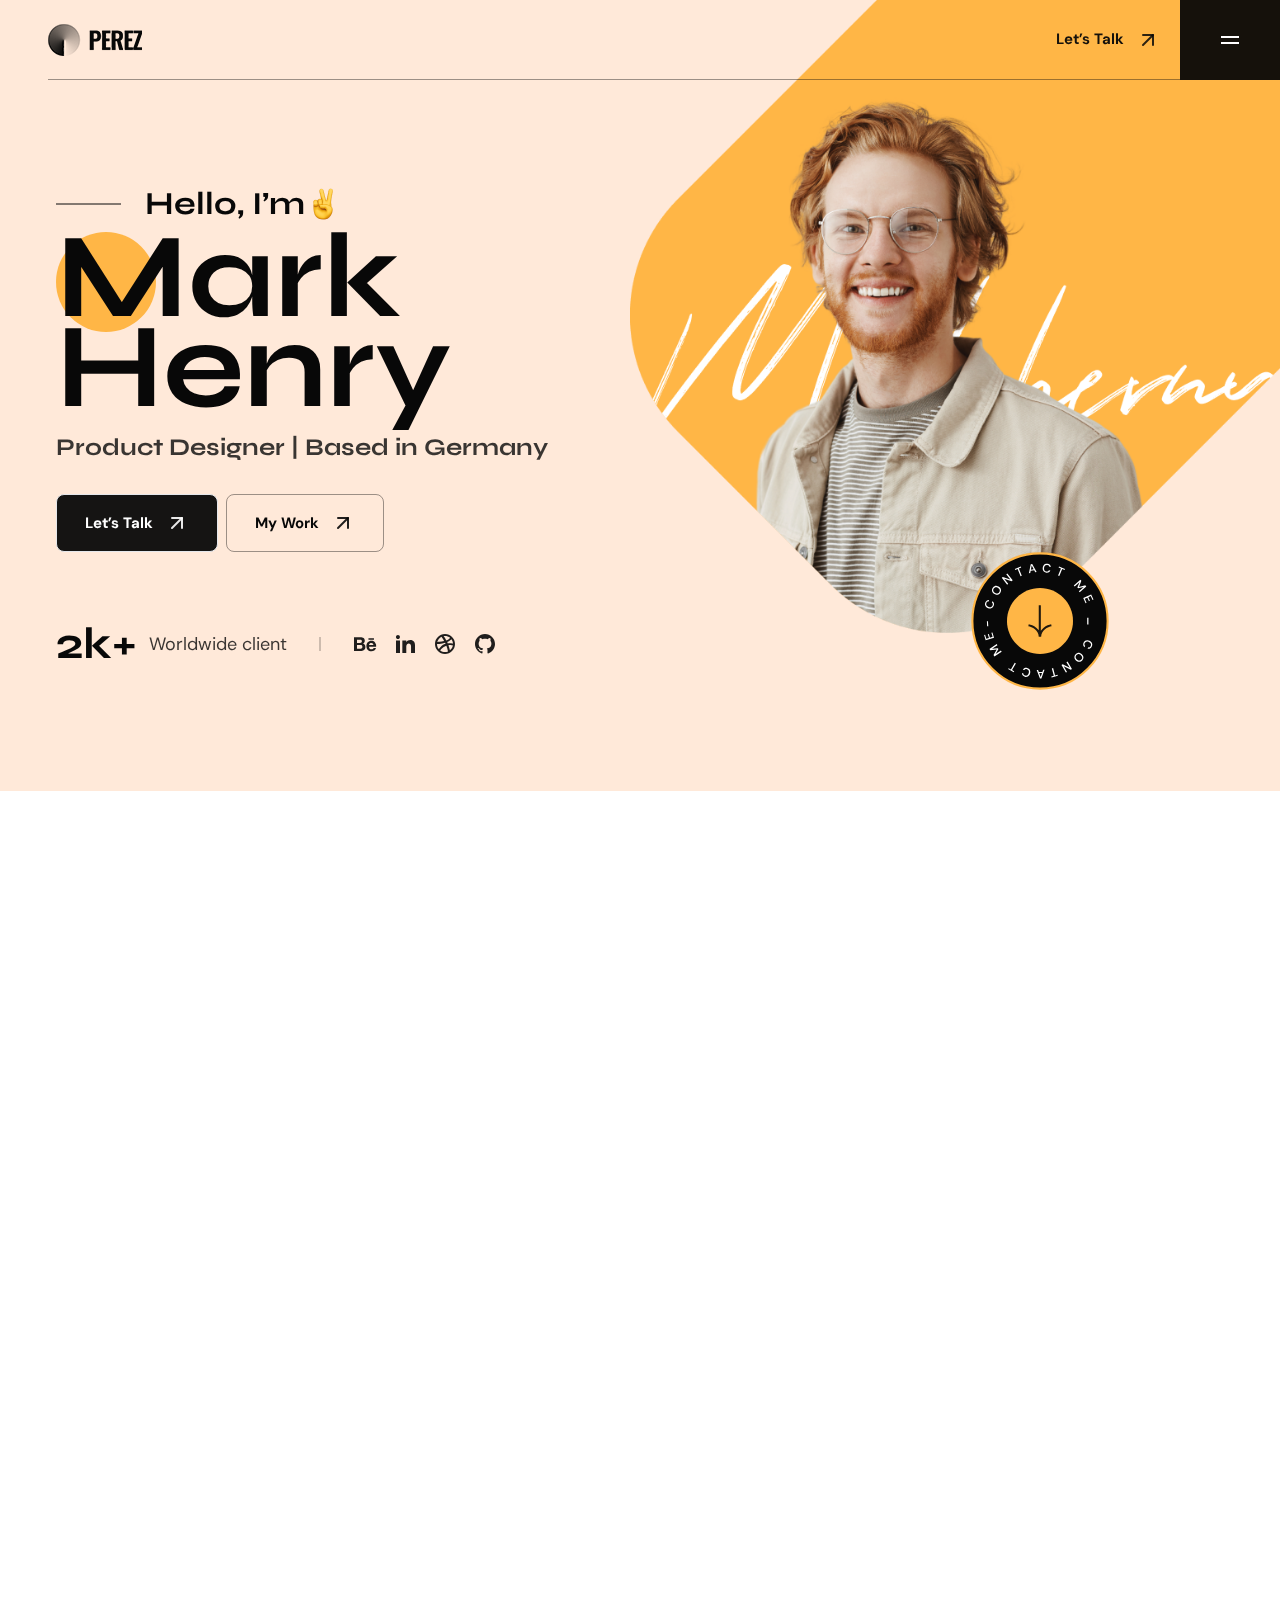
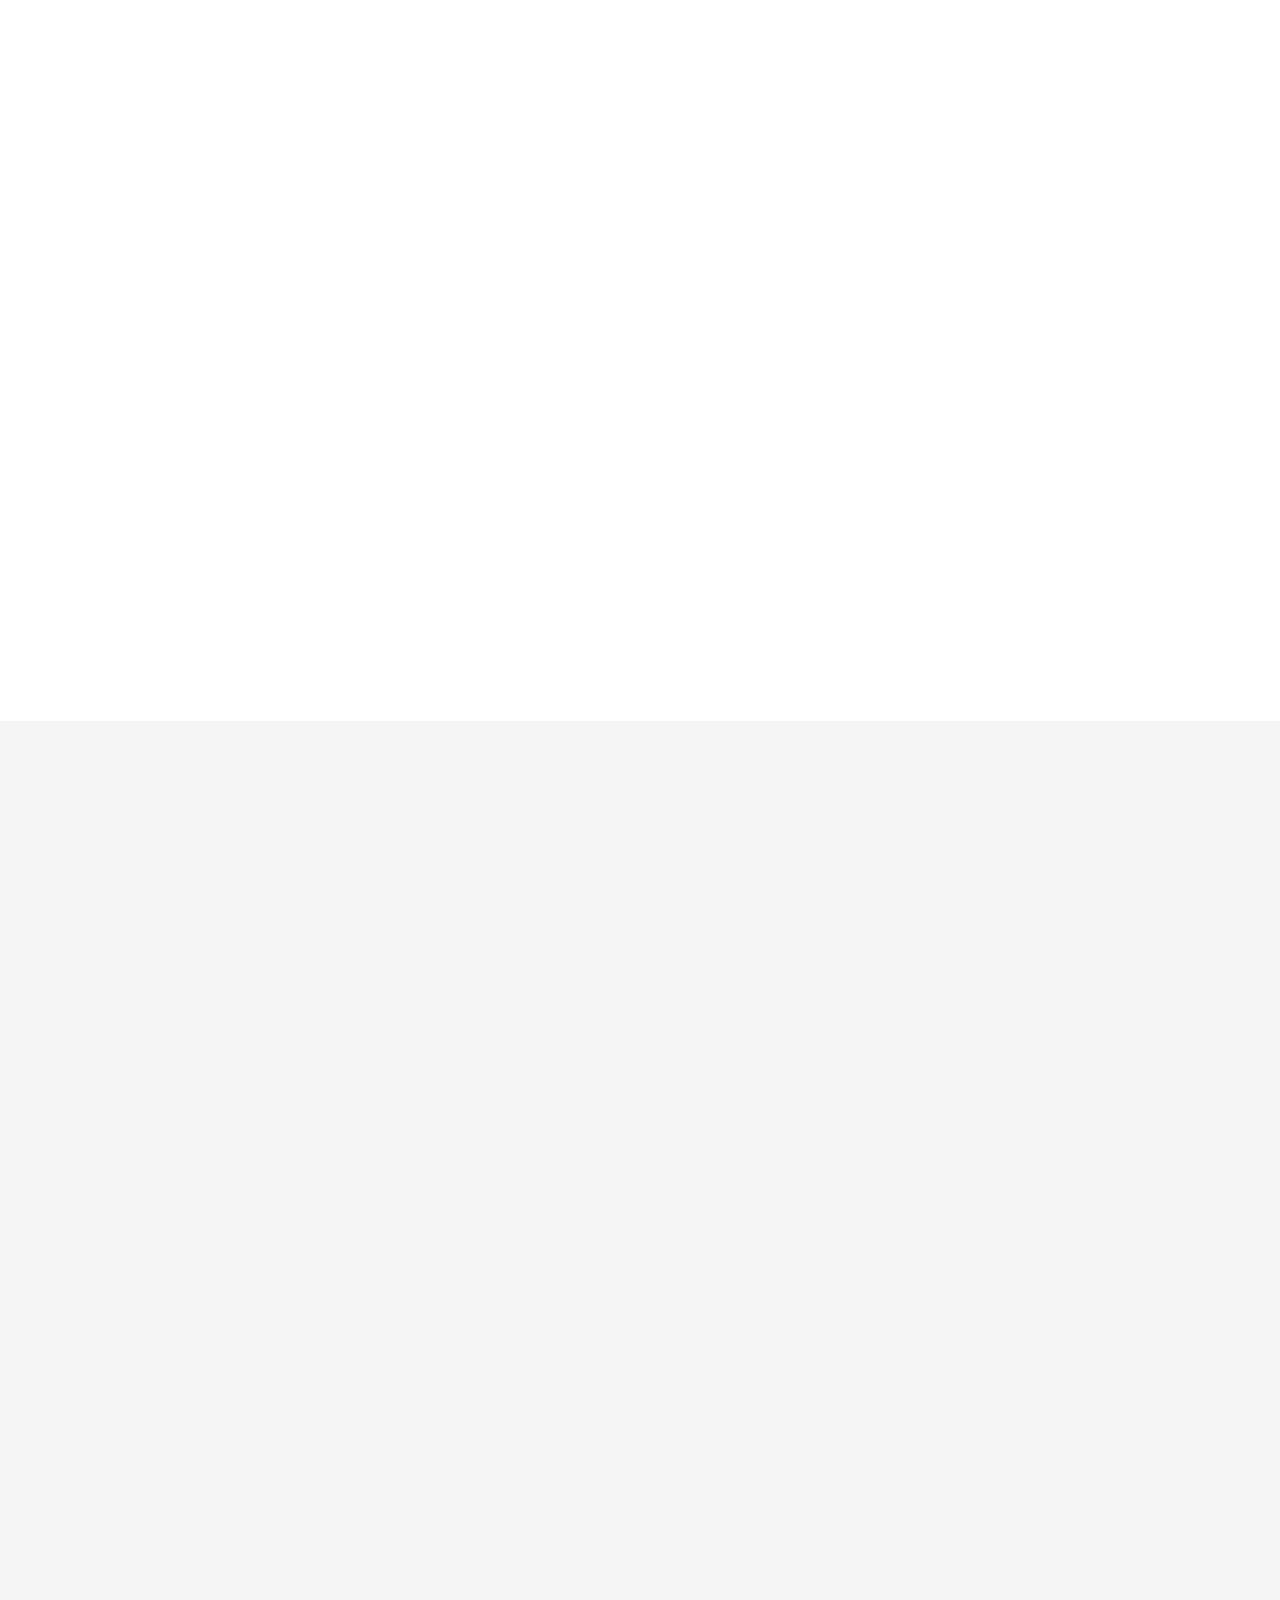
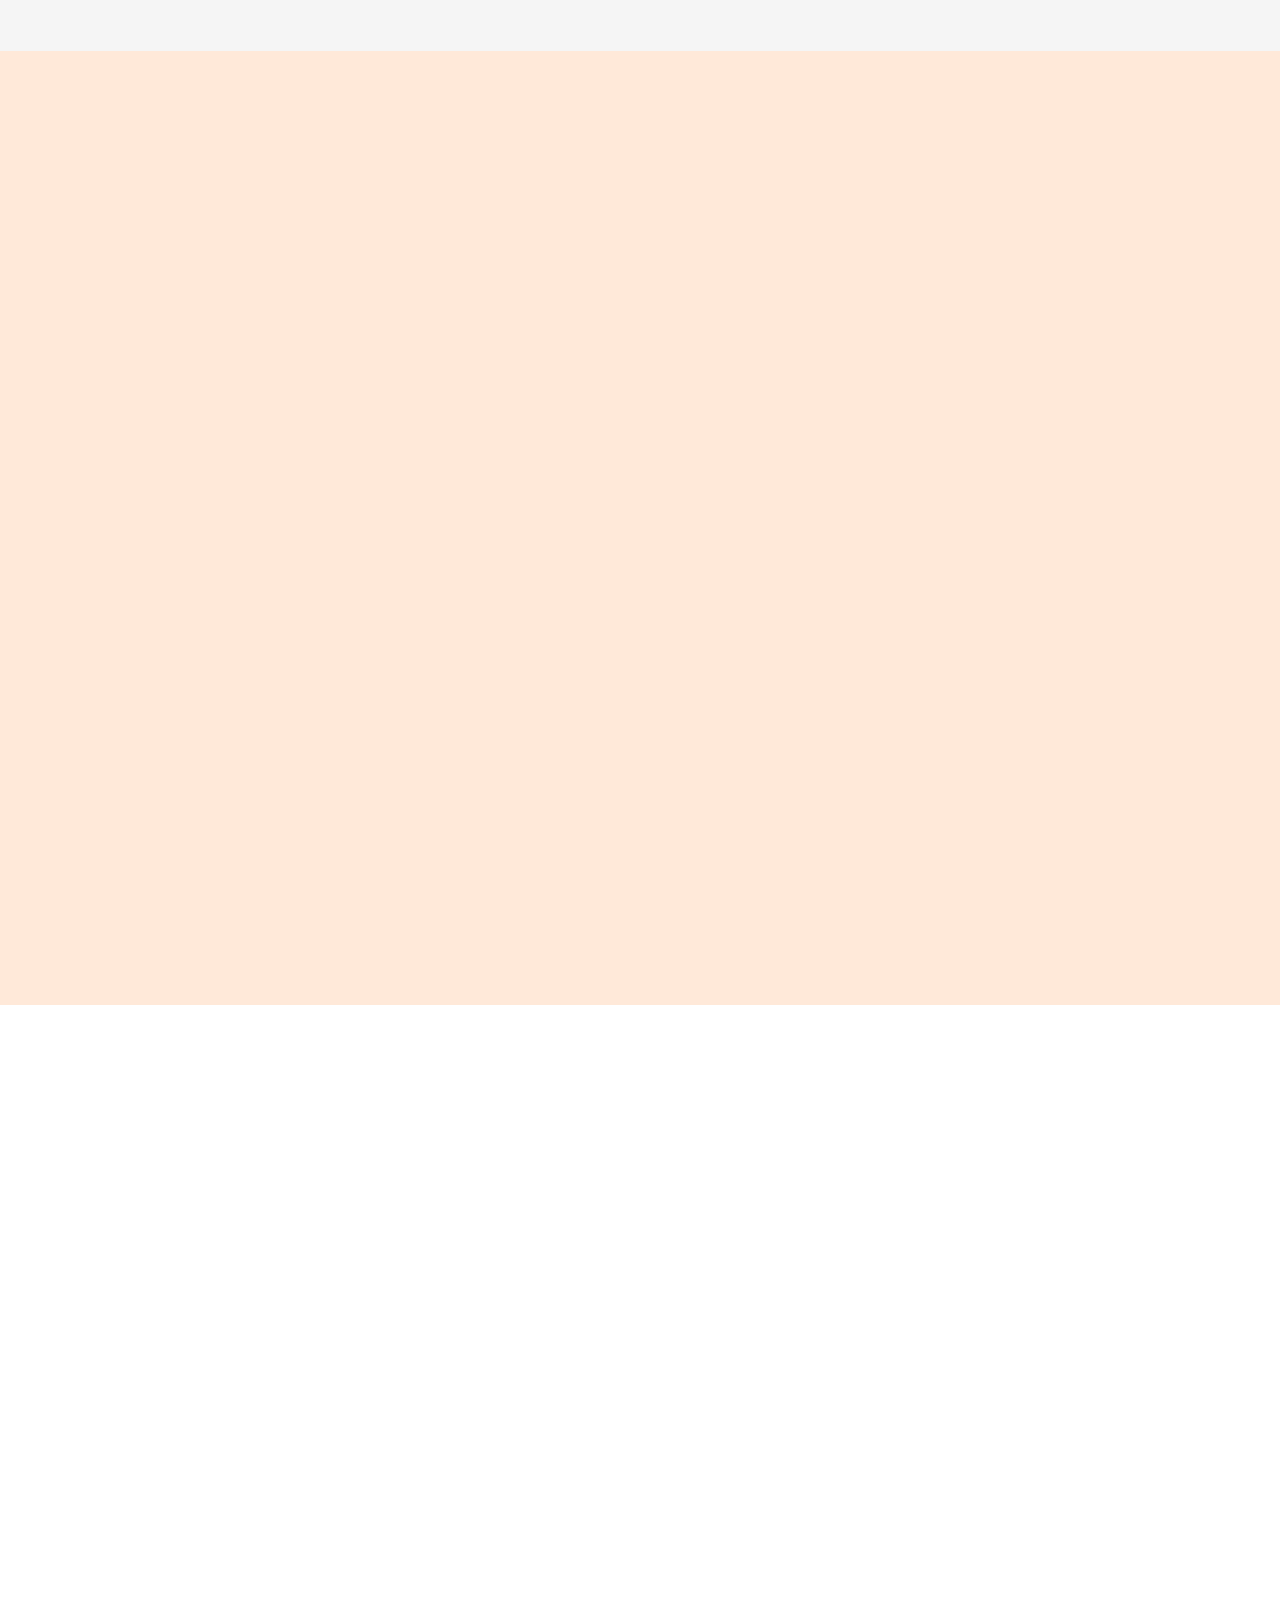
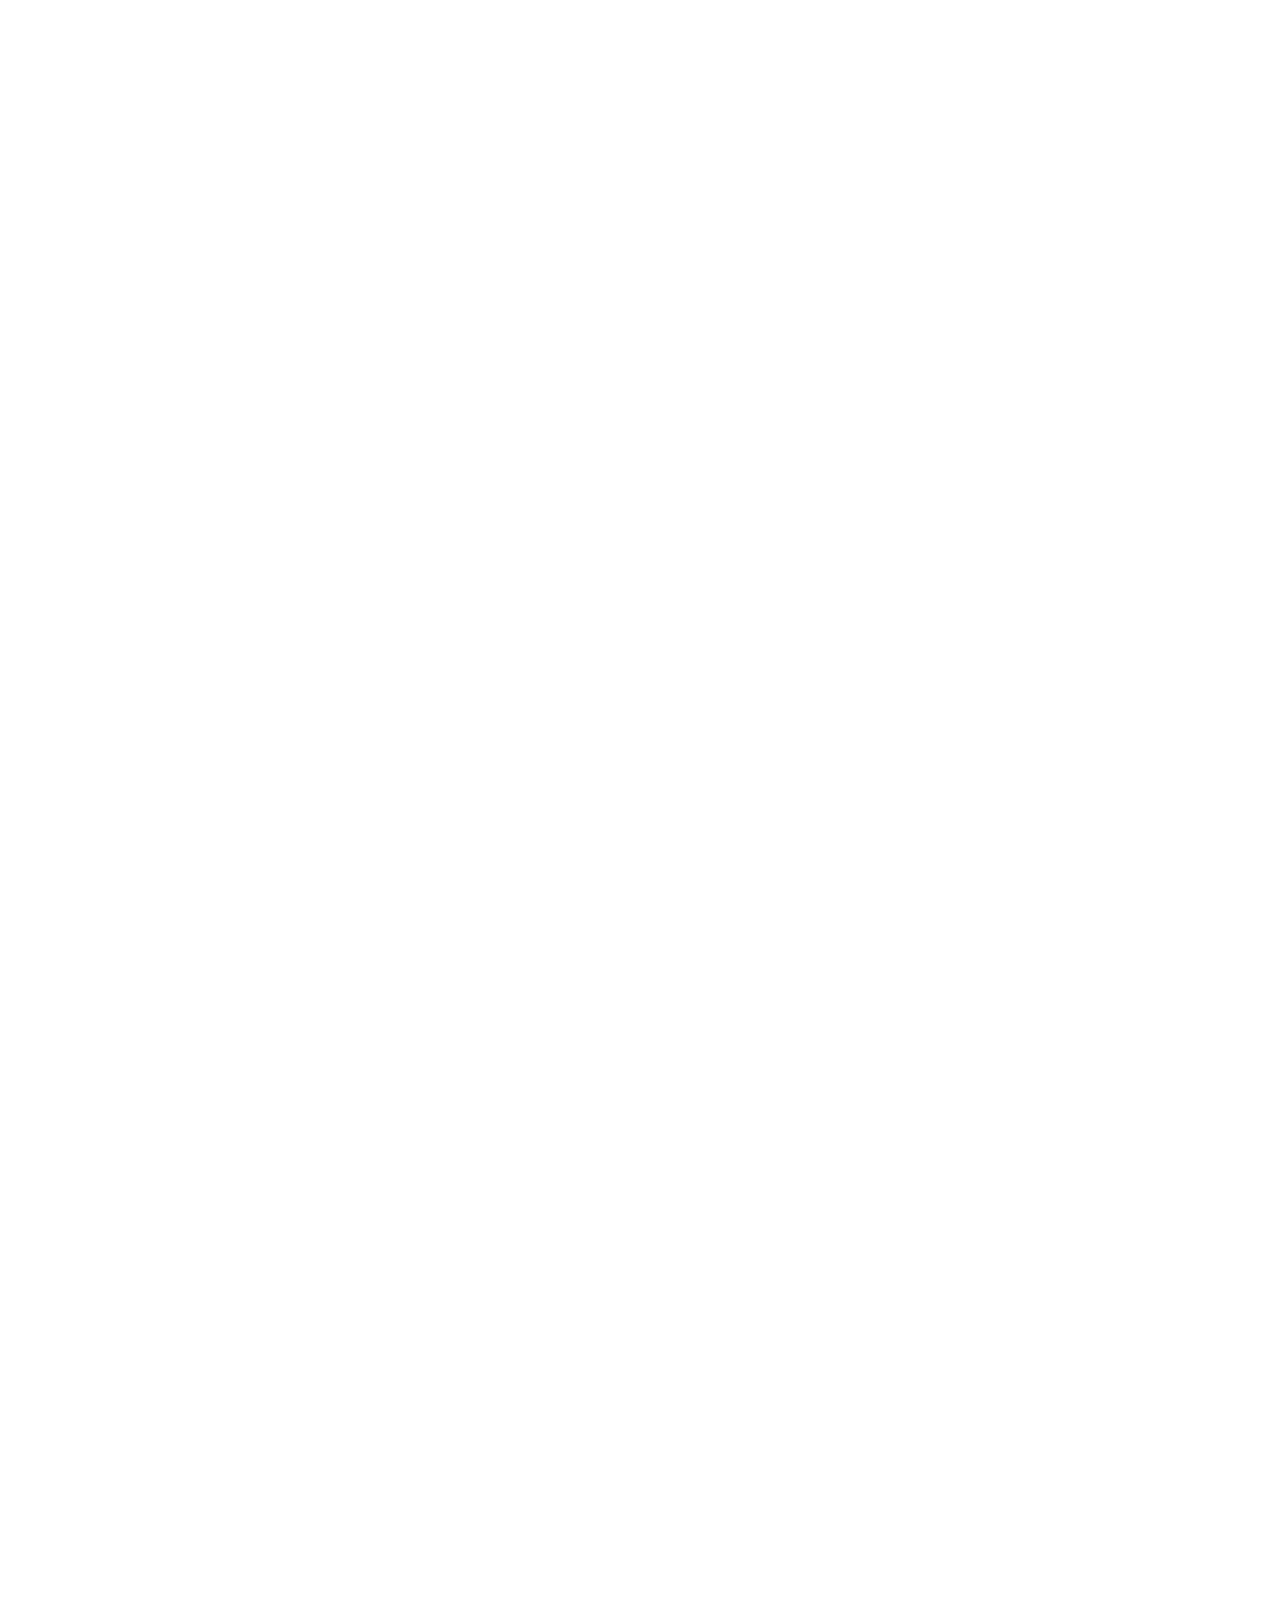
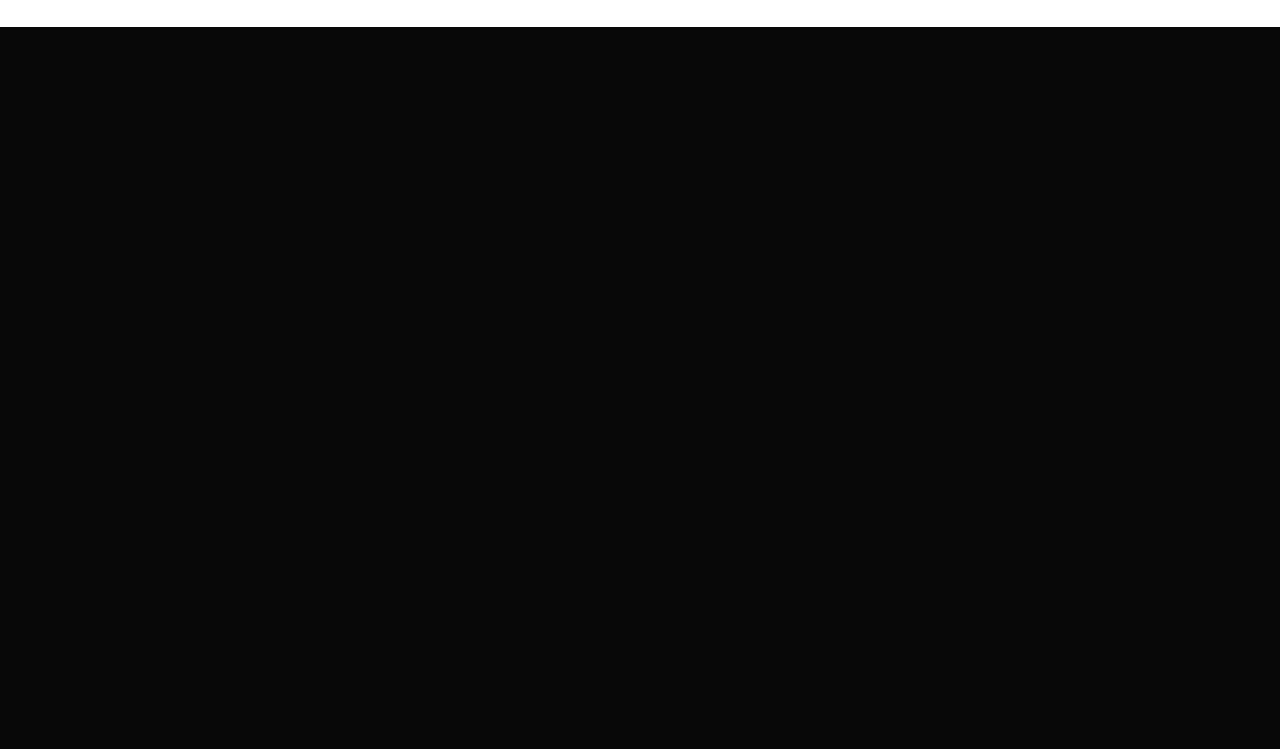
<file: index.html>
<!DOCTYPE html>
<html class="no-js" lang="en">

<head>
    <meta charset="utf-8">
    <meta http-equiv="x-ua-compatible" content="ie=edge">
    <title>Perez - Tailwind CSS Personal Portfolio Template</title>
    <meta name="AdsBot-Google" content="noindex follow">
    <meta name="description" content="Perez - Tailwind CSS Personal Portfolio Template">
    <meta name="viewport" content="width=device-width, initial-scale=1, shrink-to-fit=no">

    <!-- Favicon -->
    <link rel="shortcut icon" type="image/x-icon" href="assets/images/favicon.png">

    <!-- CSS (Font, Vendor, Icon, Plugins & Style CSS files) -->

    <!-- Font CSS -->

    <link rel="preconnect" href="https://fonts.googleapis.com">
    <link rel="preconnect" href="https://fonts.gstatic.com" crossorigin>
    <link href="https://fonts.googleapis.com/css2?family=DM+Sans:ital,opsz,wght@0,9..40,100;0,9..40,200;0,9..40,300;0,9..40,400;0,9..40,500;0,9..40,600;0,9..40,700;0,9..40,800;0,9..40,900;0,9..40,1000;1,9..40,100;1,9..40,200;1,9..40,300;1,9..40,400;1,9..40,500;1,9..40,600;1,9..40,700;1,9..40,800;1,9..40,900;1,9..40,1000&amp;family=Inter:wght@100;200;300;400;500;600;700;800;900&amp;family=Poppins:ital,wght@0,100;0,200;0,300;0,400;0,500;0,600;0,700;0,800;0,900;1,100;1,200;1,300;1,400;1,500;1,600;1,700;1,800;1,900&amp;family=Syne:wght@400;500;600;700;800&amp;display=swap" rel="stylesheet">

    <!-- Plugins CSS (All Plugins Files) -->
    <link rel="stylesheet" href="assets/css/plugins/aos.css">
    <link rel="stylesheet" href="assets/css/plugins/swiper-bundle.min.css">


    <!-- Style CSS -->
    <link rel="stylesheet" href="assets/css/style.css">

</head>

<body>
    <div class="overflow-x-hidden">
        <!-- Header start -->

        <header id="sticky-header" class="xl:pl-12 absolute left-0 top-0 w-full z-10">
            <div class="flex pl-4 xl:pl-0">

                <div class="flex-1 flex items-center justify-between border-b border-black-800 border-opacity-40">

                    <a href>
                        <img src="assets/images/logo/logo.png" alt="logo">
                    </a>

                    <!-- Link Start -->
                    <a href="contact.html" class="flex items-center flex-wrap py-[6px] px-3 text-[15px] font-bold text-active leading-none mr-2 transition-all duration-300 hover:text-orange md:hover:text-white group">Let’s
                        Talk
                        <span class="inline-block ml-3 group-hover:animate-arrow-move-up">
        <svg width="24" height="24" viewBox="0 0 24 24" fill="none" xmlns="http://www.w3.org/2000/svg">
          <path d="M7 17L17 7" stroke="currentColor" stroke-opacity="0.9" stroke-width="2" stroke-linecap="round" stroke-linejoin="round"/>
          <path d="M7 7H17V17" stroke="currentColor" stroke-opacity="0.9" stroke-width="2" stroke-linecap="round" stroke-linejoin="round"/>
        </svg>
      </span>
                    </a>
                    <!-- Link End -->
                </div>



                <!-- Button Start -->
                <div id="offcanvas-toggle" class="flex-none bg-active flex items-center flex-wrap justify-center py-7 px-[38px] cursor-pointer">
                    <button>
                        <svg width="24" height="24" viewBox="0 0 24 24" fill="none" xmlns="http://www.w3.org/2000/svg">
                            <rect x="3" y="8" width="18" height="2" fill="white"/>
                            <rect x="3" y="14" width="18" height="2" fill="white"/>
                        </svg>

                    </button>
                </div>
                <!-- Button End -->

            </div>
        </header>


        <!-- offcanvas-menu start -->
        <div id="offcanvas" class="offcanvas right-0 top-0 bottom-0 z-50 transform translate-x-full fixed h-full w-[350px] md:w-[460px] transition-all ease-in-out duration-300 bg-black-800 pl-8 flex flex-wrap flex-col justify-between">
            <!-- close button start -->

            <div>
                <div class="flex flex-wrap justify-between items-center border-b border-border-white mb-[80px]">
                    <a href>
                        <img src="assets/images/logo/offcanvas-logo.png" alt>
                    </a>
                    <button id="offcanvas-close" class="offcanvas-close bg-primary py-7 px-[38px]" aria-label="offcanvas">
                        <svg width="24" height="24" viewBox="0 0 24 24" fill="none" xmlns="http://www.w3.org/2000/svg">
                            <path fill-rule="evenodd" clip-rule="evenodd" d="M19.2803 4.71967C19.5732 5.01256 19.5732 5.48744 19.2803 5.78033L5.78033 19.2803C5.48744 19.5732 5.01256 19.5732 4.71967 19.2803C4.42678 18.9874 4.42678 18.5126 4.71967 18.2197L18.2197 4.71967C18.5126 4.42678 18.9874 4.42678 19.2803 4.71967Z" fill="white"/>
                            <path fill-rule="evenodd" clip-rule="evenodd" d="M4.71967 4.71967C5.01256 4.42678 5.48744 4.42678 5.78033 4.71967L19.2803 18.2197C19.5732 18.5126 19.5732 18.9874 19.2803 19.2803C18.9874 19.5732 18.5126 19.5732 18.2197 19.2803L4.71967 5.78033C4.42678 5.48744 4.42678 5.01256 4.71967 4.71967Z" fill="white"/>
                        </svg>
                    </button>
                </div>

                <!-- close button end -->

                <!-- offcanvas-menu start -->

                <nav class="offcanvas-menu mr-[40px] flex flex-wrap flex-col justify-between">
                    <ul>
                        <li class="border-b border-border-white py-4 group">
                            <a href class="text-white text-xl font-bold font-Syne leading-none flex flex-wrap items-center justify-between hover:text-orange transition duration-300">Home
                                <span class="inline-block group-hover:animate-arrow-move-up">
              <svg width="24" height="24" viewBox="0 0 24 24" fill="none" xmlns="http://www.w3.org/2000/svg">
                <path d="M7 17L17 7" stroke="currentColor" stroke-opacity="0.9" stroke-width="2" stroke-linecap="round" stroke-linejoin="round"/>
                <path d="M7 7H17V17" stroke="currentColor" stroke-opacity="0.9" stroke-width="2" stroke-linecap="round" stroke-linejoin="round"/>
              </svg>
            </span>
                            </a>
                        </li>
                        <li class="border-b border-border-white py-4 group">
                            <a href="about.html" class="text-white text-xl font-bold font-Syne leading-none flex flex-wrap items-center justify-between hover:text-orange transition duration-300">About
                                <span class="inline-block group-hover:animate-arrow-move-up">
              <svg width="24" height="24" viewBox="0 0 24 24" fill="none" xmlns="http://www.w3.org/2000/svg">
                <path d="M7 17L17 7" stroke="currentColor" stroke-opacity="0.9" stroke-width="2" stroke-linecap="round" stroke-linejoin="round"/>
                <path d="M7 7H17V17" stroke="currentColor" stroke-opacity="0.9" stroke-width="2" stroke-linecap="round" stroke-linejoin="round"/>
              </svg>
            </span>
                            </a>

                        </li>
                        <li class="border-b border-border-white py-4 group">
                            <a href="projects.html" class="text-white text-xl font-bold font-Syne leading-none flex flex-wrap items-center justify-between hover:text-orange transition duration-300">Project
                                <span class="inline-block group-hover:animate-arrow-move-up">
              <svg width="24" height="24" viewBox="0 0 24 24" fill="none" xmlns="http://www.w3.org/2000/svg">
                <path d="M7 17L17 7" stroke="currentColor" stroke-opacity="0.9" stroke-width="2" stroke-linecap="round" stroke-linejoin="round"/>
                <path d="M7 7H17V17" stroke="currentColor" stroke-opacity="0.9" stroke-width="2" stroke-linecap="round" stroke-linejoin="round"/>
              </svg>
            </span>
                            </a>
                        </li>
                        <li class="border-b border-border-white py-4 group">
                            <a href="project-details.html" class="text-white text-xl font-bold font-Syne leading-none flex flex-wrap items-center justify-between hover:text-orange transition duration-300">Project details
                                <span class="inline-block group-hover:animate-arrow-move-up">
              <svg width="24" height="24" viewBox="0 0 24 24" fill="none" xmlns="http://www.w3.org/2000/svg">
                <path d="M7 17L17 7" stroke="currentColor" stroke-opacity="0.9" stroke-width="2" stroke-linecap="round" stroke-linejoin="round"/>
                <path d="M7 7H17V17" stroke="currentColor" stroke-opacity="0.9" stroke-width="2" stroke-linecap="round" stroke-linejoin="round"/>
              </svg>
            </span>
                            </a>
                        </li>
                        <li class="border-b border-border-white py-4 group">
                            <a href="blog.html" class="text-white text-xl font-bold font-Syne leading-none flex flex-wrap items-center justify-between hover:text-orange transition duration-300">Blog
                                <span class="inline-block group-hover:animate-arrow-move-up">
              <svg width="24" height="24" viewBox="0 0 24 24" fill="none" xmlns="http://www.w3.org/2000/svg">
                <path d="M7 17L17 7" stroke="currentColor" stroke-opacity="0.9" stroke-width="2" stroke-linecap="round" stroke-linejoin="round"/>
                <path d="M7 7H17V17" stroke="currentColor" stroke-opacity="0.9" stroke-width="2" stroke-linecap="round" stroke-linejoin="round"/>
              </svg>
            </span>
                            </a>
                        </li>
                        <li class="border-b border-border-white py-4 group">
                            <a href="blog-details.html" class="text-white text-xl font-bold font-Syne leading-none flex flex-wrap items-center justify-between hover:text-orange transition duration-300">Blog Details
                                <span class="inline-block group-hover:animate-arrow-move-up">
              <svg width="24" height="24" viewBox="0 0 24 24" fill="none" xmlns="http://www.w3.org/2000/svg">
                <path d="M7 17L17 7" stroke="currentColor" stroke-opacity="0.9" stroke-width="2" stroke-linecap="round" stroke-linejoin="round"/>
                <path d="M7 7H17V17" stroke="currentColor" stroke-opacity="0.9" stroke-width="2" stroke-linecap="round" stroke-linejoin="round"/>
              </svg>
            </span>
                            </a>
                        </li>

                        <li class="border-b border-border-white py-4 group">
                            <a href="contact.html" class="text-white text-xl font-bold font-Syne leading-none flex flex-wrap items-center justify-between hover:text-orange transition duration-300">Contact
                                <span class="inline-block group-hover:animate-arrow-move-up">
              <svg width="24" height="24" viewBox="0 0 24 24" fill="none" xmlns="http://www.w3.org/2000/svg">
                <path d="M7 17L17 7" stroke="currentColor" stroke-opacity="0.9" stroke-width="2" stroke-linecap="round" stroke-linejoin="round"/>
                <path d="M7 7H17V17" stroke="currentColor" stroke-opacity="0.9" stroke-width="2" stroke-linecap="round" stroke-linejoin="round"/>
              </svg>
            </span>
                            </a>
                        </li>

                    </ul>
                </nav>

            </div>


            <nav class="pb-10">
                <ul class="flex flex-wrap gap-x-4 items-center">
                    <li><a href="#" class="text-white transition-all duration-300 hover:text-orange">
                            <svg width="24" height="24" viewBox="0 0 24 24" fill="none" xmlns="http://www.w3.org/2000/svg">
                                <path d="M7.443 5.3501C8.082 5.3501 8.673 5.4001 9.213 5.5481C9.754 5.6471 10.197 5.8451 10.59 6.0921C10.984 6.3401 11.279 6.6861 11.475 7.1311C11.672 7.5761 11.771 8.1211 11.771 8.7141C11.771 9.4071 11.623 10.0001 11.279 10.4451C10.984 10.8911 10.492 11.2861 9.902 11.5831C10.738 11.8311 11.377 12.2761 11.771 12.8701C12.164 13.4631 12.41 14.2051 12.41 15.0461C12.41 15.7391 12.262 16.3321 12.016 16.8271C11.771 17.3221 11.377 17.7671 10.934 18.0641C10.4528 18.3824 9.92083 18.6164 9.361 18.7561C8.771 18.9051 8.181 19.0041 7.591 19.0041H1V5.3501H7.443ZM7.049 10.8901C7.59 10.8901 8.033 10.7421 8.377 10.4951C8.721 10.2481 8.869 9.8021 8.869 9.2581C8.869 8.9611 8.819 8.6651 8.721 8.4671C8.623 8.2691 8.475 8.1201 8.279 7.9721C8.082 7.8731 7.885 7.7741 7.639 7.7251C7.393 7.6751 7.148 7.6751 6.852 7.6751H4V10.8911H7.05L7.049 10.8901ZM7.197 16.7281C7.492 16.7281 7.787 16.6781 8.033 16.6291C8.279 16.5791 8.525 16.4811 8.721 16.3321C8.92138 16.1873 9.08903 16.002 9.213 15.7881C9.311 15.5411 9.41 15.2441 9.41 14.8981C9.41 14.2051 9.213 13.7111 8.82 13.3641C8.426 13.0671 7.885 12.9191 7.246 12.9191H4V16.7291L7.197 16.7281ZM16.689 16.6781C17.082 17.0741 17.672 17.2721 18.459 17.2721C19 17.2721 19.492 17.1241 19.885 16.8771C20.279 16.5801 20.525 16.2831 20.623 15.9871H23.033C22.639 17.1731 22.049 18.0141 21.263 18.5591C20.475 19.0531 19.541 19.3501 18.41 19.3501C17.6864 19.3523 16.9688 19.218 16.295 18.9541C15.6887 18.7267 15.148 18.353 14.721 17.8661C14.2643 17.4107 13.9267 16.8498 13.738 16.2331C13.492 15.5901 13.393 14.8981 13.393 14.1061C13.393 13.3641 13.492 12.6721 13.738 12.0281C13.9749 11.4085 14.3252 10.8384 14.771 10.3471C15.2201 9.88594 15.7543 9.51613 16.344 9.2581C17.0007 8.99416 17.7022 8.85969 18.41 8.8621C19.246 8.8621 19.984 9.0111 20.623 9.3571C21.263 9.7031 21.754 10.0991 22.147 10.6931C22.541 11.2371 22.837 11.8801 23.033 12.5731C23.131 13.2651 23.18 13.9581 23.131 14.7491H16C16 15.5411 16.295 16.2831 16.689 16.6791V16.6781ZM19.787 11.4841C19.443 11.1381 18.902 10.9401 18.262 10.9401C17.82 10.9401 17.475 11.0401 17.18 11.1881C16.885 11.3361 16.689 11.5341 16.492 11.7321C16.311 11.9234 16.1912 12.1643 16.148 12.4241C16.098 12.6721 16.049 12.8701 16.049 13.0671H20.475C20.377 12.3251 20.131 11.8311 19.787 11.4841ZM15.459 6.2901H20.967V7.6261H15.46V6.2901H15.459Z" fill="currentColor" fill-opacity="0.9"/>
                            </svg>

                        </a></li>
                    <li><a href="#" class="text-white transition-all duration-300 hover:text-orange"><svg width="24" height="24" viewBox="0 0 24 24" fill="none" xmlns="http://www.w3.org/2000/svg">
                                <path d="M6.94043 5.00002C6.94017 5.53046 6.7292 6.03906 6.35394 6.41394C5.97868 6.78883 5.46986 6.99929 4.93943 6.99902C4.409 6.99876 3.90039 6.78779 3.52551 6.41253C3.15062 6.03727 2.94016 5.52846 2.94043 4.99802C2.9407 4.46759 3.15166 3.95899 3.52692 3.5841C3.90218 3.20922 4.411 2.99876 4.94143 2.99902C5.47186 2.99929 5.98047 3.21026 6.35535 3.58552C6.73024 3.96078 6.9407 4.46959 6.94043 5.00002ZM7.00043 8.48002H3.00043V21H7.00043V8.48002ZM13.3204 8.48002H9.34043V21H13.2804V14.43C13.2804 10.77 18.0504 10.43 18.0504 14.43V21H22.0004V13.07C22.0004 6.90002 14.9404 7.13002 13.2804 10.16L13.3204 8.48002Z" fill="currentColor" fill-opacity="0.9"/>
                            </svg>
                        </a></li>
                    <li><a href="#" class="text-white transition-all duration-300 hover:text-orange"><svg width="24" height="24" viewBox="0 0 24 24" fill="none" xmlns="http://www.w3.org/2000/svg">
                                <path d="M19.989 11.572C19.907 9.99792 19.3596 8.4836 18.416 7.221C18.1285 7.53061 17.8212 7.82123 17.496 8.091C16.4969 8.92086 15.3805 9.5982 14.183 10.101C14.35 10.451 14.503 10.79 14.638 11.11V11.113C14.665 11.174 14.688 11.231 14.732 11.342L14.749 11.382C16.262 11.212 17.858 11.275 19.405 11.485C19.611 11.512 19.805 11.541 19.989 11.572ZM10.604 4.122C11.5786 5.49516 12.4772 6.92062 13.296 8.392C14.519 7.91 15.53 7.302 16.344 6.625C16.674 6.351 16.938 6.093 17.14 5.87C15.701 4.65972 13.8803 3.99733 12 4C11.524 4 11.058 4.042 10.604 4.121V4.122ZM4.253 9.997C4.93423 9.97981 5.61464 9.93878 6.293 9.874C7.93264 9.72734 9.55828 9.4525 11.155 9.052C10.3205 7.60221 9.41956 6.19171 8.455 4.825C7.42472 5.3354 6.51626 6.06141 5.79124 6.95379C5.06623 7.84617 4.54162 8.88404 4.253 9.997ZM5.783 17.035C6.25195 16.3575 6.77894 15.7221 7.358 15.136C8.812 13.646 10.528 12.486 12.514 11.846L12.576 11.828C12.411 11.464 12.256 11.139 12.1 10.833C10.264 11.368 8.33 11.702 6.403 11.875C5.463 11.96 4.62 11.997 4 12.003C3.99815 13.8356 4.62722 15.6128 5.783 17.035ZM15.004 19.415C14.6184 17.4703 14.0725 15.5607 13.372 13.706C11.372 14.433 9.776 15.496 8.543 16.764C8.0454 17.2664 7.60382 17.8213 7.226 18.419C8.60481 19.4478 10.2797 20.0025 12 20C13.0299 20.0015 14.0504 19.8035 15.005 19.417L15.004 19.415ZM16.878 18.34C18.4393 17.1398 19.5028 15.4057 19.865 13.47C19.525 13.385 19.094 13.3 18.62 13.234C17.5661 13.0823 16.4968 13.0712 15.44 13.201C16.035 14.8799 16.5154 16.5961 16.878 18.34ZM12 22C6.477 22 2 17.523 2 12C2 6.477 6.477 2 12 2C17.523 2 22 6.477 22 12C22 17.523 17.523 22 12 22Z" fill="currentColor" fill-opacity="0.9"/>
                            </svg>
                        </a></li>
                    <li><a href="#" class="text-white transition-all duration-300 hover:text-orange"><svg width="24" height="24" viewBox="0 0 24 24" fill="none" xmlns="http://www.w3.org/2000/svg">
                                <path d="M12.001 2C6.47598 2 2.00098 6.475 2.00098 12C1.99977 14.0992 2.65958 16.1454 3.88679 17.8484C5.114 19.5515 6.84631 20.8249 8.83798 21.488C9.33798 21.575 9.52598 21.275 9.52598 21.012C9.52598 20.775 9.51298 19.988 9.51298 19.15C7.00098 19.613 6.35098 18.538 6.15098 17.975C6.03798 17.687 5.55098 16.8 5.12598 16.562C4.77598 16.375 4.27598 15.912 5.11298 15.9C5.90098 15.887 6.46298 16.625 6.65098 16.925C7.55098 18.437 8.98798 18.012 9.56298 17.75C9.65098 17.1 9.91298 16.663 10.201 16.413C7.97598 16.163 5.65098 15.3 5.65098 11.475C5.65098 10.387 6.03798 9.488 6.67598 8.788C6.57598 8.538 6.22598 7.513 6.77598 6.138C6.77598 6.138 7.61298 5.875 9.52598 7.162C10.3401 6.9364 11.1812 6.82302 12.026 6.825C12.876 6.825 13.726 6.937 14.526 7.162C16.439 5.862 17.276 6.138 17.276 6.138C17.826 7.513 17.476 8.538 17.376 8.788C18.013 9.488 18.401 10.375 18.401 11.475C18.401 15.313 16.064 16.163 13.839 16.413C14.201 16.725 14.514 17.325 14.514 18.263C14.514 19.6 14.501 20.675 14.501 21.013C14.501 21.275 14.689 21.587 15.189 21.487C17.1738 20.8166 18.8985 19.5408 20.1203 17.8389C21.3421 16.1371 21.9995 14.095 22 12C22 6.475 17.525 2 12 2H12.001Z" fill="currentColor" fill-opacity="0.9"/>
                            </svg>
                        </a></li>

                </ul>
            </nav>
        </div>
        <!-- offcanvas-menu end -->

        <!-- Header end -->

        <!-- Hero section start -->
        <section class="bg-secondary relative pt-[140px] pb-[125px]">

            <div class="container">
                <div class="grid grid-cols-1 2xl:-mx-4">
                    <div class="xl:pt-12">
                        <span class="font-Syne text-black-800 font-bold text-2xl lg:text-[32px] leading-none flex flex-wrap items-center mb-3" data-aos="fade-right" data-aos-delay="300">
          <span class="mr-6">
            <svg xmlns="http://www.w3.org/2000/svg" width="65" height="2" viewBox="0 0 65 2" fill="none">
              <path d="M0 1H65" stroke="#080808"/>
            </svg>
          </span>

                        Hello, I’m
                        <img class="ml-2" src="assets/images/icon/victory.png" alt="icon">
                        </span>
                        <h1 class="relative z-[1] font-Syne text-black-800 font-bold text-[80px] lg:text-[100px] xl:text-[120px] 2xl:text-[140px] leading-[64px] lg:leading-[80px] xl:leading-[90px] 2xl:leading-[110px] 2xl:before:w-[120px] xl:before:w-[100px] 2xl:before:h-[120px] xl:before:h-[100px] before:rounded-full before:bg-primary before:block before:absolute before:top-[0px] before:left-0 before:-z-[1] lg:before:w-[85px] lg:before:h-[85px] before:w-[70px] before:h-[70px]" data-aos="fade-right" data-aos-delay="400">
                            Mark
                            <!-- <br /> Henry -->
                        </h1>
                        <h2 class="font-Syne text-black-800 font-bold text-[80px] lg:text-[100px] xl:text-[120px] 2xl:text-[140px] leading-[64px] lg:leading-[80px] xl:leading-[90px] 2xl:leading-[110px] mb-[20px]" data-aos="fade-right" data-aos-delay="600">
                            Henry</h2>
                        <p class="font-Syne text-black-700 font-bold text-lg md:text-xl xl:text-2xl leading-tight mb-[30px]" data-aos="fade-right" data-aos-delay="800">Product
                            Designer |
                            Based in
                            Germany</p>

                        <div class="flex flex-wrap mb-[50px] md:mb-[60px] xl:mb-[70px] 2xl:mb-[80px]">
                            <!-- Link Start -->
                            <span data-aos="fade-right" data-aos-delay="1000">
            <a href="contact.html" class="flex items-center flex-wrap btn-primary mr-2 group">Let’s
              Talk
              <span class="inline-block ml-3 group-hover:animate-arrow-move-up">
                <svg width="24" height="24" viewBox="0 0 24 24" fill="none" xmlns="http://www.w3.org/2000/svg">
                  <path d="M7 17L17 7" stroke="currentColor" stroke-opacity="0.9" stroke-width="2" stroke-linecap="round" stroke-linejoin="round"/>
                  <path d="M7 7H17V17" stroke="currentColor" stroke-opacity="0.9" stroke-width="2" stroke-linecap="round" stroke-linejoin="round"/>
                </svg>
              </span>
                            </a>
                            </span>
                            <!-- Link End -->

                            <!-- Link Start -->
                            <span data-aos="fade-right" data-aos-delay="1200">
            <a href="projects.html" class="flex items-center flex-wrap btn-primary-outline group">
              My Work
              <span class="inline-block ml-3 group-hover:animate-arrow-move-up">
                <svg width="24" height="24" viewBox="0 0 24 24" fill="none" xmlns="http://www.w3.org/2000/svg">
                  <path d="M7 17L17 7" stroke="currentColor" stroke-opacity="0.9" stroke-width="2" stroke-linecap="round" stroke-linejoin="round"/>
                  <path d="M7 7H17V17" stroke="currentColor" stroke-opacity="0.9" stroke-width="2" stroke-linecap="round" stroke-linejoin="round"/>
                </svg>
              </span>
                            </a>
                            </span>
                            <!-- Link End -->
                        </div>

                        <div class="flex flex-wrap items-center" data-aos="fade-right" data-aos-delay="1400">
                            <div class="flex flex-wrap items-center">
                                <span class="font-Syne text-black-800 font-bold text-[44px] leading-none">
              <span class="counter">1.2</span>k+</span>
                                <span class="text-lg text-black-700 ml-3">Worldwide client</span>
                                <span class="mx-8">
              <svg xmlns="http://www.w3.org/2000/svg" width="2" height="14" viewBox="0 0 2 14" fill="none">
                <path d="M1 0L1 14" stroke="#080808" stroke-opacity="0.4"/>
              </svg>
            </span>
                            </div>
                            <div class="mt-5 sm:mt-0">
                                <ul class="flex flex-wrap gap-x-4 items-center">
                                    <li><a href="#" class="text-black-800 hover:text-orange">
                                            <svg width="24" height="24" viewBox="0 0 24 24" fill="none" xmlns="http://www.w3.org/2000/svg">
                                                <path d="M7.443 5.3501C8.082 5.3501 8.673 5.4001 9.213 5.5481C9.754 5.6471 10.197 5.8451 10.59 6.0921C10.984 6.3401 11.279 6.6861 11.475 7.1311C11.672 7.5761 11.771 8.1211 11.771 8.7141C11.771 9.4071 11.623 10.0001 11.279 10.4451C10.984 10.8911 10.492 11.2861 9.902 11.5831C10.738 11.8311 11.377 12.2761 11.771 12.8701C12.164 13.4631 12.41 14.2051 12.41 15.0461C12.41 15.7391 12.262 16.3321 12.016 16.8271C11.771 17.3221 11.377 17.7671 10.934 18.0641C10.4528 18.3824 9.92083 18.6164 9.361 18.7561C8.771 18.9051 8.181 19.0041 7.591 19.0041H1V5.3501H7.443ZM7.049 10.8901C7.59 10.8901 8.033 10.7421 8.377 10.4951C8.721 10.2481 8.869 9.8021 8.869 9.2581C8.869 8.9611 8.819 8.6651 8.721 8.4671C8.623 8.2691 8.475 8.1201 8.279 7.9721C8.082 7.8731 7.885 7.7741 7.639 7.7251C7.393 7.6751 7.148 7.6751 6.852 7.6751H4V10.8911H7.05L7.049 10.8901ZM7.197 16.7281C7.492 16.7281 7.787 16.6781 8.033 16.6291C8.279 16.5791 8.525 16.4811 8.721 16.3321C8.92138 16.1873 9.08903 16.002 9.213 15.7881C9.311 15.5411 9.41 15.2441 9.41 14.8981C9.41 14.2051 9.213 13.7111 8.82 13.3641C8.426 13.0671 7.885 12.9191 7.246 12.9191H4V16.7291L7.197 16.7281ZM16.689 16.6781C17.082 17.0741 17.672 17.2721 18.459 17.2721C19 17.2721 19.492 17.1241 19.885 16.8771C20.279 16.5801 20.525 16.2831 20.623 15.9871H23.033C22.639 17.1731 22.049 18.0141 21.263 18.5591C20.475 19.0531 19.541 19.3501 18.41 19.3501C17.6864 19.3523 16.9688 19.218 16.295 18.9541C15.6887 18.7267 15.148 18.353 14.721 17.8661C14.2643 17.4107 13.9267 16.8498 13.738 16.2331C13.492 15.5901 13.393 14.8981 13.393 14.1061C13.393 13.3641 13.492 12.6721 13.738 12.0281C13.9749 11.4085 14.3252 10.8384 14.771 10.3471C15.2201 9.88594 15.7543 9.51613 16.344 9.2581C17.0007 8.99416 17.7022 8.85969 18.41 8.8621C19.246 8.8621 19.984 9.0111 20.623 9.3571C21.263 9.7031 21.754 10.0991 22.147 10.6931C22.541 11.2371 22.837 11.8801 23.033 12.5731C23.131 13.2651 23.18 13.9581 23.131 14.7491H16C16 15.5411 16.295 16.2831 16.689 16.6791V16.6781ZM19.787 11.4841C19.443 11.1381 18.902 10.9401 18.262 10.9401C17.82 10.9401 17.475 11.0401 17.18 11.1881C16.885 11.3361 16.689 11.5341 16.492 11.7321C16.311 11.9234 16.1912 12.1643 16.148 12.4241C16.098 12.6721 16.049 12.8701 16.049 13.0671H20.475C20.377 12.3251 20.131 11.8311 19.787 11.4841ZM15.459 6.2901H20.967V7.6261H15.46V6.2901H15.459Z" fill="currentColor" fill-opacity="0.9"/>
                                            </svg>

                                        </a></li>
                                    <li><a href="#" class="text-black-800 hover:text-orange"><svg width="24" height="24" viewBox="0 0 24 24" fill="none" xmlns="http://www.w3.org/2000/svg">
                                                <path d="M6.94043 5.00002C6.94017 5.53046 6.7292 6.03906 6.35394 6.41394C5.97868 6.78883 5.46986 6.99929 4.93943 6.99902C4.409 6.99876 3.90039 6.78779 3.52551 6.41253C3.15062 6.03727 2.94016 5.52846 2.94043 4.99802C2.9407 4.46759 3.15166 3.95899 3.52692 3.5841C3.90218 3.20922 4.411 2.99876 4.94143 2.99902C5.47186 2.99929 5.98047 3.21026 6.35535 3.58552C6.73024 3.96078 6.9407 4.46959 6.94043 5.00002ZM7.00043 8.48002H3.00043V21H7.00043V8.48002ZM13.3204 8.48002H9.34043V21H13.2804V14.43C13.2804 10.77 18.0504 10.43 18.0504 14.43V21H22.0004V13.07C22.0004 6.90002 14.9404 7.13002 13.2804 10.16L13.3204 8.48002Z" fill="currentColor" fill-opacity="0.9"/>
                                            </svg>
                                        </a></li>
                                    <li><a href="#" class="text-black-800 hover:text-orange"><svg width="24" height="24" viewBox="0 0 24 24" fill="none" xmlns="http://www.w3.org/2000/svg">
                                                <path d="M19.989 11.572C19.907 9.99792 19.3596 8.4836 18.416 7.221C18.1285 7.53061 17.8212 7.82123 17.496 8.091C16.4969 8.92086 15.3805 9.5982 14.183 10.101C14.35 10.451 14.503 10.79 14.638 11.11V11.113C14.665 11.174 14.688 11.231 14.732 11.342L14.749 11.382C16.262 11.212 17.858 11.275 19.405 11.485C19.611 11.512 19.805 11.541 19.989 11.572ZM10.604 4.122C11.5786 5.49516 12.4772 6.92062 13.296 8.392C14.519 7.91 15.53 7.302 16.344 6.625C16.674 6.351 16.938 6.093 17.14 5.87C15.701 4.65972 13.8803 3.99733 12 4C11.524 4 11.058 4.042 10.604 4.121V4.122ZM4.253 9.997C4.93423 9.97981 5.61464 9.93878 6.293 9.874C7.93264 9.72734 9.55828 9.4525 11.155 9.052C10.3205 7.60221 9.41956 6.19171 8.455 4.825C7.42472 5.3354 6.51626 6.06141 5.79124 6.95379C5.06623 7.84617 4.54162 8.88404 4.253 9.997ZM5.783 17.035C6.25195 16.3575 6.77894 15.7221 7.358 15.136C8.812 13.646 10.528 12.486 12.514 11.846L12.576 11.828C12.411 11.464 12.256 11.139 12.1 10.833C10.264 11.368 8.33 11.702 6.403 11.875C5.463 11.96 4.62 11.997 4 12.003C3.99815 13.8356 4.62722 15.6128 5.783 17.035ZM15.004 19.415C14.6184 17.4703 14.0725 15.5607 13.372 13.706C11.372 14.433 9.776 15.496 8.543 16.764C8.0454 17.2664 7.60382 17.8213 7.226 18.419C8.60481 19.4478 10.2797 20.0025 12 20C13.0299 20.0015 14.0504 19.8035 15.005 19.417L15.004 19.415ZM16.878 18.34C18.4393 17.1398 19.5028 15.4057 19.865 13.47C19.525 13.385 19.094 13.3 18.62 13.234C17.5661 13.0823 16.4968 13.0712 15.44 13.201C16.035 14.8799 16.5154 16.5961 16.878 18.34ZM12 22C6.477 22 2 17.523 2 12C2 6.477 6.477 2 12 2C17.523 2 22 6.477 22 12C22 17.523 17.523 22 12 22Z" fill="currentColor" fill-opacity="0.9"/>
                                            </svg>
                                        </a></li>
                                    <li><a href="#" class="text-black-800 hover:text-orange"><svg width="24" height="24" viewBox="0 0 24 24" fill="none" xmlns="http://www.w3.org/2000/svg">
                                                <path d="M12.001 2C6.47598 2 2.00098 6.475 2.00098 12C1.99977 14.0992 2.65958 16.1454 3.88679 17.8484C5.114 19.5515 6.84631 20.8249 8.83798 21.488C9.33798 21.575 9.52598 21.275 9.52598 21.012C9.52598 20.775 9.51298 19.988 9.51298 19.15C7.00098 19.613 6.35098 18.538 6.15098 17.975C6.03798 17.687 5.55098 16.8 5.12598 16.562C4.77598 16.375 4.27598 15.912 5.11298 15.9C5.90098 15.887 6.46298 16.625 6.65098 16.925C7.55098 18.437 8.98798 18.012 9.56298 17.75C9.65098 17.1 9.91298 16.663 10.201 16.413C7.97598 16.163 5.65098 15.3 5.65098 11.475C5.65098 10.387 6.03798 9.488 6.67598 8.788C6.57598 8.538 6.22598 7.513 6.77598 6.138C6.77598 6.138 7.61298 5.875 9.52598 7.162C10.3401 6.9364 11.1812 6.82302 12.026 6.825C12.876 6.825 13.726 6.937 14.526 7.162C16.439 5.862 17.276 6.138 17.276 6.138C17.826 7.513 17.476 8.538 17.376 8.788C18.013 9.488 18.401 10.375 18.401 11.475C18.401 15.313 16.064 16.163 13.839 16.413C14.201 16.725 14.514 17.325 14.514 18.263C14.514 19.6 14.501 20.675 14.501 21.013C14.501 21.275 14.689 21.587 15.189 21.487C17.1738 20.8166 18.8985 19.5408 20.1203 17.8389C21.3421 16.1371 21.9995 14.095 22 12C22 6.475 17.525 2 12 2H12.001Z" fill="currentColor" fill-opacity="0.9"/>
                                            </svg>
                                        </a></li>
                                </ul>
                            </div>
                        </div>
                    </div>
                </div>
            </div>

            <div class="hidden md:block">
                <img class="absolute top-0 right-0 md:max-w-[420px] lg:max-w-[570px] xl:max-w-[650px] 2xl:max-w-[initial]" data-aos="fade-left" src="assets/images/hero/hero.png" alt="hero Image">

                <a href="contact.html">
                    <svg class="absolute bottom-[200px] lg:bottom-[80px] xl:bottom-[80px] right-[40px] lg:right-[150px] xl:right-[150px]" width="180" height="180" viewBox="0 0 180 180" fill="none" xmlns="http://www.w3.org/2000/svg">
                        <g class="animate-spin origin-center">

                            <path d="M157.631 90C157.631 127.352 127.352 157.632 89.9995 157.632C52.6476 157.632 22.3678 127.352 22.3678 90C22.3678 52.6481 52.6476 22.3683 89.9995 22.3683C127.352 22.3683 157.631 52.6481 157.631 90Z" fill="#080808" stroke="#FFB646" stroke-width="2.08333" stroke-miterlimit="10"/>
                            <path d="M43.7883 74.5846C43.5199 75.4042 43.1104 76.0554 42.5597 76.5383C42.0037 77.0107 41.3536 77.3039 40.6095 77.4181C39.8574 77.5296 39.0598 77.4474 38.2165 77.1713C37.3654 76.8927 36.6735 76.4873 36.141 75.9552C35.6005 75.4205 35.2458 74.7983 35.0767 74.0886C34.9103 73.3709 34.9612 72.6023 35.2295 71.7827C35.5469 70.8133 36.0426 70.0987 36.7167 69.6388C37.3908 69.1789 38.1805 69.0055 39.0858 69.1186L38.6292 70.5135C38.1123 70.4665 37.6527 70.5778 37.2503 70.8474C36.8479 71.1171 36.5474 71.5553 36.3487 72.1622C36.0778 72.9897 36.1474 73.7367 36.5574 74.4032C36.9596 75.0671 37.6532 75.5603 38.6384 75.8828C39.6156 76.2027 40.4627 76.2139 41.1796 75.9163C41.8965 75.6188 42.3905 75.0562 42.6614 74.2287C42.86 73.6219 42.8847 73.0934 42.7354 72.6431C42.5862 72.1929 42.2971 71.8365 41.8682 71.5739L42.3249 70.179C43.0903 70.6128 43.6049 71.2132 43.8687 71.9801C44.1324 72.7471 44.1056 73.6152 43.7883 74.5846Z" fill="white"/>
                            <path d="M50.1726 61.9256C49.6756 62.6305 49.0849 63.1374 48.4004 63.4462C47.7159 63.7551 46.9941 63.8651 46.2348 63.7763C45.4688 63.6826 44.7232 63.3802 43.998 62.8689C43.2728 62.3576 42.7408 61.7594 42.4021 61.0741C42.0566 60.3841 41.9143 59.6648 41.9752 58.9163C42.0362 58.1679 42.3151 57.4412 42.812 56.7363C43.309 56.0315 43.8997 55.5246 44.5842 55.2158C45.2687 54.9069 45.9915 54.8027 46.7528 54.9031C47.512 54.9919 48.2542 55.292 48.9794 55.8032C49.7046 56.3145 50.24 56.9152 50.5855 57.6052C50.929 58.2837 51.0703 58.9972 51.0094 59.7456C50.9484 60.4941 50.6695 61.2208 50.1726 61.9256ZM49.2067 61.2447C49.5508 60.7567 49.741 60.2567 49.7774 59.7446C49.8185 59.2257 49.7074 58.7212 49.4441 58.2312C49.1808 57.7411 48.7679 57.2978 48.2053 56.9012C47.6428 56.5046 47.0865 56.2646 46.5365 56.1812C45.9865 56.0979 45.474 56.1627 44.9991 56.3758C44.529 56.5821 44.1219 56.9293 43.7779 57.4173C43.4338 57.9053 43.2412 58.4087 43.2001 58.9276C43.1589 59.4465 43.27 59.951 43.5333 60.441C43.8014 60.9242 44.2167 61.3642 44.7793 61.7608C45.3418 62.1574 45.8957 62.4008 46.4409 62.4909C46.9909 62.5743 47.5034 62.5094 47.9783 62.2963C48.4532 62.0832 48.8627 61.7327 49.2067 61.2447Z" fill="white"/>
                            <path d="M57.1532 53.6456L51.7944 46.7785L52.8343 45.967L60.3121 48.4499L56.2777 43.28L57.3175 42.4685L62.6763 49.3356L61.6365 50.1471L54.1587 47.6642L58.1931 52.8341L57.1532 53.6456Z" fill="white"/>
                            <path d="M70.5729 45.1508L67.6243 38.1023L65.248 39.0964L64.835 38.1092L70.793 35.6168L71.206 36.604L68.8412 37.5933L71.7898 44.6418L70.5729 45.1508Z" fill="white"/>
                            <path d="M78.8716 42.2432L80.7576 33.1533L82.1851 32.9397L86.6248 41.083L85.2465 41.2892L84.1931 39.2953L80.6734 39.822L80.2499 42.0369L78.8716 42.2432ZM80.8879 38.733L83.6692 38.3168L81.6911 34.599L80.8879 38.733Z" fill="white"/>
                            <path d="M96.3093 41.6882C95.4534 41.5795 94.7363 41.3002 94.1579 40.8504C93.5887 40.3935 93.1778 39.8103 92.925 39.1008C92.6734 38.3831 92.6034 37.584 92.7153 36.7034C92.8282 35.8146 93.0957 35.0584 93.5178 34.4346C93.9409 33.8026 94.4851 33.3366 95.1504 33.0364C95.824 32.7373 96.5887 32.6421 97.4445 32.7508C98.4568 32.8794 99.2525 33.2313 99.8317 33.8066C100.411 34.382 100.73 35.125 100.79 36.0357L99.3337 35.8507C99.2823 35.3341 99.0861 34.9036 98.7452 34.5592C98.4042 34.2149 97.9169 34.0025 97.2832 33.922C96.4191 33.8122 95.6984 34.0217 95.1212 34.5505C94.5449 35.071 94.1915 35.8456 94.0608 36.8743C93.9312 37.8948 94.0803 38.7291 94.5081 39.3772C94.9359 40.0252 95.5818 40.4041 96.4459 40.5139C97.0796 40.5944 97.6035 40.5188 98.0176 40.287C98.4317 40.0553 98.7272 39.704 98.9041 39.2331L100.361 39.4181C100.079 40.252 99.5866 40.871 98.8831 41.275C98.1795 41.679 97.3216 41.8168 96.3093 41.6882Z" fill="white"/>
                            <path d="M108.074 44.5801L110.985 37.5128L108.603 36.5314L109.01 35.5415L114.984 38.0021L114.576 38.992L112.205 38.0153L109.294 45.0827L108.074 44.5801Z" fill="white"/>
                            <path d="M123.795 54.407L130.354 48.6754L131.378 49.8467L128.952 55.883L135.251 54.2787L136.274 55.45L129.715 61.1815L128.847 60.1883L133.692 55.9552L128.032 57.3643L127.361 56.596L129.498 51.1752L124.663 55.4002L123.795 54.407Z" fill="white"/>
                            <path d="M133.257 67.1066L141.164 63.4523L143.487 68.4788L142.516 68.9278L140.746 65.0986L138.283 66.2366L139.897 69.727L138.948 70.1655L137.335 66.6752L134.782 67.855L136.552 71.6842L135.58 72.1332L133.257 67.1066Z" fill="white"/>
                            <path d="M137.181 86.6396L138.426 86.6423L138.411 93.4738L137.167 93.4711L137.181 86.6396Z" fill="white"/>
                            <path d="M133.683 111.594C134.061 110.818 134.556 110.229 135.168 109.826C135.783 109.434 136.468 109.232 137.221 109.221C137.981 109.213 138.761 109.404 139.558 109.792C140.364 110.185 140.994 110.681 141.449 111.282C141.912 111.885 142.178 112.55 142.248 113.277C142.315 114.011 142.16 114.766 141.782 115.541C141.335 116.458 140.746 117.099 140.015 117.462C139.284 117.826 138.477 117.89 137.596 117.654L138.239 116.334C138.745 116.451 139.215 116.404 139.651 116.192C140.087 115.979 140.445 115.586 140.724 115.012C141.106 114.229 141.139 113.479 140.824 112.763C140.516 112.05 139.896 111.466 138.964 111.012C138.04 110.561 137.202 110.434 136.45 110.631C135.699 110.828 135.133 111.318 134.751 112.101C134.471 112.675 134.375 113.195 134.461 113.662C134.547 114.128 134.785 114.521 135.174 114.84L134.531 116.16C133.832 115.625 133.404 114.96 133.247 114.164C133.091 113.368 133.236 112.511 133.683 111.594Z" fill="white"/>
                            <path d="M125.614 123.254C126.204 122.624 126.859 122.203 127.58 121.991C128.3 121.78 129.031 121.77 129.771 121.962C130.517 122.161 131.214 122.563 131.862 123.169C132.51 123.776 132.955 124.442 133.197 125.167C133.444 125.898 133.486 126.631 133.323 127.364C133.159 128.097 132.783 128.779 132.194 129.409C131.604 130.039 130.949 130.46 130.228 130.672C129.508 130.884 128.777 130.887 128.037 130.683C127.297 130.491 126.602 130.091 125.954 129.485C125.306 128.878 124.858 128.21 124.611 127.478C124.364 126.759 124.322 126.032 124.485 125.299C124.649 124.566 125.025 123.884 125.614 123.254ZM126.478 124.062C126.07 124.498 125.812 124.967 125.706 125.47C125.594 125.978 125.634 126.493 125.828 127.015C126.021 127.537 126.369 128.033 126.872 128.503C127.375 128.974 127.893 129.288 128.427 129.446C128.96 129.605 129.477 129.611 129.977 129.465C130.471 129.325 130.922 129.037 131.33 128.601C131.738 128.165 131.998 127.693 132.111 127.184C132.223 126.676 132.182 126.161 131.989 125.639C131.789 125.123 131.439 124.63 130.936 124.16C130.433 123.689 129.918 123.372 129.39 123.208C128.856 123.049 128.339 123.043 127.84 123.189C127.34 123.335 126.886 123.626 126.478 124.062Z" fill="white"/>
                            <path d="M117.563 130.504L121.936 138.038L120.795 138.7L113.725 135.221L117.017 140.893L115.876 141.555L111.503 134.021L112.644 133.358L119.714 136.838L116.422 131.166L117.563 130.504Z" fill="white"/>
                            <path d="M103.11 137.094L105.066 144.482L107.557 143.822L107.831 144.857L101.586 146.511L101.312 145.476L103.79 144.819L101.834 137.431L103.11 137.094Z" fill="white"/>
                            <path d="M94.5093 138.832L91.3962 147.578L89.9528 147.594L86.6703 138.92L88.0639 138.904L88.8342 141.024L92.3929 140.984L93.1157 138.848L94.5093 138.832ZM92.0312 142.033L89.2191 142.065L90.6695 146.018L92.0312 142.033Z" fill="white"/>
                            <path d="M77.1843 137.002C78.0177 137.224 78.6908 137.597 79.2035 138.121C79.7061 138.65 80.0349 139.283 80.1901 140.02C80.3432 140.764 80.3052 141.566 80.0762 142.423C79.8451 143.289 79.4785 144.002 78.9766 144.563C78.4725 145.133 77.8707 145.521 77.1713 145.73C76.4638 145.936 75.6933 145.927 74.8599 145.705C73.8742 145.441 73.133 144.986 72.6364 144.338C72.1397 143.69 71.9228 142.911 71.9857 142.001L73.4041 142.38C73.3858 142.898 73.5224 143.351 73.814 143.738C74.1055 144.125 74.5598 144.401 75.1769 144.566C76.0183 144.791 76.7605 144.68 77.4035 144.233C78.0443 143.795 78.4984 143.075 78.766 142.073C79.0314 141.079 78.9956 140.233 78.6588 139.533C78.3219 138.834 77.7327 138.372 76.8913 138.147C76.2742 137.982 75.745 137.987 75.3036 138.161C74.8622 138.335 74.5223 138.643 74.2838 139.086L72.8654 138.707C73.2563 137.919 73.8274 137.372 74.5787 137.066C75.3301 136.76 76.1986 136.739 77.1843 137.002Z" fill="white"/>
                            <path d="M65.8866 132.522L62.0282 139.116L64.2512 140.417L63.7107 141.34L58.1373 138.079L58.6777 137.155L60.8899 138.45L64.7483 131.856L65.8866 132.522Z" fill="white"/>
                            <path d="M51.6575 120.629L44.3842 125.419L43.5287 124.121L46.7486 118.469L40.2915 119.206L39.436 117.907L46.7093 113.116L47.4348 114.218L42.0629 117.756L47.8604 117.126L48.4216 117.978L45.5706 123.059L50.9321 119.527L51.6575 120.629Z" fill="white"/>
                            <path d="M44.0233 106.773L35.696 109.316L34.0791 104.022L35.1022 103.71L36.3339 107.743L38.9273 106.95L37.8045 103.275L38.8038 102.969L39.9266 106.645L42.6151 105.824L41.3833 101.791L42.4064 101.479L44.0233 106.773Z" fill="white"/>
                            <path d="M38.2513 95.1897L37.1449 95.2462L36.8866 90.1867L37.993 90.1302L38.2513 95.1897Z" fill="white"/>

                        </g>
                        <g>

                            <path d="M89.9999 123.016C108.234 123.016 123.016 108.234 123.016 89.9999C123.016 71.7654 108.234 56.9834 89.9999 56.9834C71.7654 56.9834 56.9834 71.7654 56.9834 89.9999C56.9834 108.234 71.7654 123.016 89.9999 123.016Z" fill="#FFB646"/>
                            <path fill-rule="evenodd" clip-rule="evenodd" d="M89.0556 105.833H88.7517C88.7517 102.454 87.0878 100.016 84.9217 98.2993C82.7319 96.5641 80.0806 95.6169 78.3337 95.2864L78.721 93.2394C80.7295 93.6194 83.7111 94.6819 86.2156 96.6665C87.1483 97.4056 88.0215 98.2792 88.7523 99.2971V74.1667H90.8356V99.7399C91.622 98.5303 92.6098 97.5106 93.6751 96.6665C96.1795 94.6819 99.1612 93.6194 101.17 93.2394L101.557 95.2864C99.8101 95.6169 97.1587 96.5641 94.969 98.2993C92.8028 100.016 91.1389 102.454 91.1389 105.833H90.835H89.0556Z" fill="#080808" fill-opacity="0.9"/>
                        </g>
                    </svg>
                </a>

            </div>






        </section>
        <!-- Hero section end -->


        <!-- Service start -->
        <section class="py-[120px]">
            <div class="container">
                <div class="grid grid-cols-12 gap-6 2xl:gap-0 mb-12 items-center" data-aos="fade-up">
                    <div class="col-span-12 lg:col-span-6 xl:col-span-6">
                        <div class="font-bold font-Syne leading-none flex flex-wrap flex-col gap-y-2">
                            <span class="text-orange text-xl">Services</span>
                            <h3 class="text-black-800 text-4xl lg:text-5xl xl:text-[64px] tracking-[-1.5px] relative before:rounded-full before:bg-primary before:block before:absolute before:top-[2px] before:left-0 before:-z-[1] before:w-[36px] lg:before:w-[48px] xl:before:w-[60px] before:h-[36px] lg:before:h-[48px] xl:before:h-[60px]">
                                My specialties
                            </h3>
                        </div>

                    </div>
                    <div class="col-span-12 lg:col-span-6 xl:col-span-6">
                        <p class="paragraph">
                            Synergistically seize front-end methods of empowerment without extensive core competencies.
                            Progressively repurpose alternative platforms </p>
                    </div>
                </div>

                <div class="grid grid-cols-12 gap-6">
                    <div class="col-span-12 xl:col-span-8">
                        <div class="grid sm:grid-cols-2 md:grid-cols-3 gap-6">

                            <!-- service Item -->

                            <div class="px-6 py-7 bg-black-500 rounded-lg transition-all hover:shadow-2xl hover:bg-white group" data-aos="fade-up" data-aos-delay="500">
                                <!-- Icon -->
                                <div class="w-12 h-12 bg-white rounded-full shadow flex flex-wrap items-center justify-center transition-all group-hover:bg-black-500 mb-8">
                                    <svg width="24" height="24" viewBox="0 0 24 24" fill="none" xmlns="http://www.w3.org/2000/svg">
                                        <path fill-rule="evenodd" clip-rule="evenodd" d="M4.875 3.75C4.875 2.09314 6.21814 0.75 7.875 0.75H16.125C17.7819 0.75 19.125 2.09314 19.125 3.75V20.25C19.125 21.9069 17.7819 23.25 16.125 23.25H7.875C6.21814 23.25 4.875 21.9069 4.875 20.25V3.75ZM7.875 2.25C7.04659 2.25 6.375 2.92157 6.375 3.75V20.25C6.375 21.0784 7.04659 21.75 7.875 21.75H16.125C16.9534 21.75 17.625 21.0784 17.625 20.25V3.75C17.625 2.92157 16.9534 2.25 16.125 2.25H7.875Z" fill="#080808" fill-opacity="0.9"/>
                                        <path d="M12.75 4.5C12.75 4.91422 12.4142 5.25 12 5.25C11.5858 5.25 11.25 4.91422 11.25 4.5C11.25 4.08578 11.5858 3.75 12 3.75C12.4142 3.75 12.75 4.08578 12.75 4.5Z" fill="#FFB646"/>
                                        <path d="M13.5 19.875C13.9142 19.875 14.25 19.5392 14.25 19.125C14.25 18.7108 13.9142 18.375 13.5 18.375H10.5C10.0858 18.375 9.75 18.7108 9.75 19.125C9.75 19.5392 10.0858 19.875 10.5 19.875H13.5Z" fill="#FFB646"/>
                                    </svg>

                                </div>

                                <!-- Icon End -->
                                <h4>
                                    <a href="projects.html" class="flex flex-wrap items-end justify-between font-bold text-xl font-Syne text-black-800 group-hover:text-orange transition-all">
                                        Mobile Apps <br> design

                                        <span class="text-black-text-600 group-hover:text-orange group-hover:animate-arrow-move-up">
                                    <svg width="24" height="24" viewBox="0 0 24 24" fill="none" xmlns="http://www.w3.org/2000/svg">
                                        <path class="transition-all" d="M7 17L17 7" stroke="currentColor" stroke-opacity="0.6" stroke-width="2" stroke-linecap="round" stroke-linejoin="round"/>
                                        <path class="transition-all" d="M7 7H17V17" stroke="currentColor" stroke-opacity="0.6" stroke-width="2" stroke-linecap="round" stroke-linejoin="round"/>
                                    </svg>

                                </span>
                                    </a>
                                </h4>
                            </div>

                            <!-- service Item End -->

                            <!-- service Item -->

                            <div class="px-6 py-7 bg-black-500 rounded-lg transition-all hover:shadow-2xl hover:bg-white group" data-aos="fade-up" data-aos-delay="700">
                                <!-- Icon -->
                                <div class="w-12 h-12 bg-white rounded-full shadow flex flex-wrap items-center justify-center transition-all group-hover:bg-black-500 mb-8">

                                    <svg width="24" height="24" viewBox="0 0 24 24" fill="none" xmlns="http://www.w3.org/2000/svg">
                                        <g clip-path="url(#clip0_1513_4913)">
                                            <path d="M23.25 24H6.75C6.55109 24 6.36032 23.921 6.21967 23.7803C6.07902 23.6397 6 23.4489 6 23.25V10.5C6 10.3011 6.07902 10.1103 6.21967 9.96967C6.36032 9.82902 6.55109 9.75 6.75 9.75H23.25C23.4489 9.75 23.6397 9.82902 23.7803 9.96967C23.921 10.1103 24 10.3011 24 10.5V23.25C24 23.4489 23.921 23.6397 23.7803 23.7803C23.6397 23.921 23.4489 24 23.25 24ZM7.5 22.5H22.5V11.25H7.5V22.5Z" fill="#080808" fill-opacity="0.9"/>
                                            <path d="M6.75 18H3C2.20435 18 1.44129 17.6839 0.87868 17.1213C0.316071 16.5587 0 15.7956 0 15V3C0 2.20435 0.316071 1.44129 0.87868 0.87868C1.44129 0.316071 2.20435 0 3 0L10.5 0C11.2956 0 12.0587 0.316071 12.6213 0.87868C13.1839 1.44129 13.5 2.20435 13.5 3V7.5C13.5 7.69891 13.421 7.88968 13.2803 8.03033C13.1397 8.17098 12.9489 8.25 12.75 8.25C12.5511 8.25 12.3603 8.17098 12.2197 8.03033C12.079 7.88968 12 7.69891 12 7.5V3C12 2.60218 11.842 2.22064 11.5607 1.93934C11.2794 1.65804 10.8978 1.5 10.5 1.5H3C2.60218 1.5 2.22064 1.65804 1.93934 1.93934C1.65804 2.22064 1.5 2.60218 1.5 3V15C1.5 15.3978 1.65804 15.7794 1.93934 16.0607C2.22064 16.342 2.60218 16.5 3 16.5H6.75C6.94891 16.5 7.13968 16.579 7.28033 16.7197C7.42098 16.8603 7.5 17.0511 7.5 17.25C7.5 17.4489 7.42098 17.6397 7.28033 17.7803C7.13968 17.921 6.94891 18 6.75 18Z" fill="#080808" fill-opacity="0.9"/>
                                            <path d="M5.25 8.25C4.65326 8.25 4.08097 8.01295 3.65901 7.59099C3.23705 7.16903 3 6.59674 3 6V3.75C3 3.55109 3.07902 3.36032 3.21967 3.21967C3.36032 3.07902 3.55109 3 3.75 3C3.94891 3 4.13968 3.07902 4.28033 3.21967C4.42098 3.36032 4.5 3.55109 4.5 3.75V6C4.5 6.19891 4.57902 6.38968 4.71967 6.53033C4.86032 6.67098 5.05109 6.75 5.25 6.75C5.44891 6.75 5.63968 6.67098 5.78033 6.53033C5.92098 6.38968 6 6.19891 6 6V3.75C6 3.55109 6.07902 3.36032 6.21967 3.21967C6.36032 3.07902 6.55109 3 6.75 3C6.94891 3 7.13968 3.07902 7.28033 3.21967C7.42098 3.36032 7.5 3.55109 7.5 3.75V6C7.5 6.59674 7.26295 7.16903 6.84099 7.59099C6.41903 8.01295 5.84674 8.25 5.25 8.25Z" fill="#080808" fill-opacity="0.9"/>
                                            <path d="M11.25 18C10.6533 18 10.081 17.7629 9.65901 17.341C9.23705 16.919 9 16.3467 9 15.75V13.5C9 13.3011 9.07902 13.1103 9.21967 12.9697C9.36032 12.829 9.55109 12.75 9.75 12.75C9.94891 12.75 10.1397 12.829 10.2803 12.9697C10.421 13.1103 10.5 13.3011 10.5 13.5V15.75C10.5 15.9489 10.579 16.1397 10.7197 16.2803C10.8603 16.421 11.0511 16.5 11.25 16.5C11.4489 16.5 11.6397 16.421 11.7803 16.2803C11.921 16.1397 12 15.9489 12 15.75V13.5C12 13.3011 12.079 13.1103 12.2197 12.9697C12.3603 12.829 12.5511 12.75 12.75 12.75C12.9489 12.75 13.1397 12.829 13.2803 12.9697C13.421 13.1103 13.5 13.3011 13.5 13.5V15.75C13.5 16.3467 13.2629 16.919 12.841 17.341C12.419 17.7629 11.8467 18 11.25 18Z" fill="#FFB646"/>
                                            <path d="M9.75 8.25C9.55109 8.25 9.36032 8.17098 9.21967 8.03033C9.07902 7.88968 9 7.69891 9 7.5V3.75C9 3.55109 9.07902 3.36032 9.21967 3.21967C9.36032 3.07902 9.55109 3 9.75 3C9.94891 3 10.1397 3.07902 10.2803 3.21967C10.421 3.36032 10.5 3.55109 10.5 3.75V7.5C10.5 7.69891 10.421 7.88968 10.2803 8.03033C10.1397 8.17098 9.94891 8.25 9.75 8.25Z" fill="#080808" fill-opacity="0.9"/>
                                            <path d="M18 18C17.8873 17.9995 17.7762 17.9736 17.6749 17.9242C17.5737 17.8749 17.4848 17.8034 17.415 17.715L14.415 13.965C14.3109 13.8085 14.2694 13.6187 14.2987 13.4331C14.3279 13.2475 14.4258 13.0796 14.5729 12.9627C14.72 12.8458 14.9056 12.7883 15.093 12.8017C15.2804 12.8151 15.456 12.8983 15.585 13.035L18.585 16.785C18.6721 16.8953 18.7265 17.0279 18.742 17.1677C18.7574 17.3074 18.7333 17.4487 18.6723 17.5754C18.6113 17.702 18.5159 17.809 18.397 17.8841C18.2781 17.9592 18.1406 17.9993 18 18Z" fill="#FFB646"/>
                                            <path d="M15 18C14.8594 17.9994 14.7218 17.9592 14.6029 17.8841C14.484 17.809 14.3887 17.7021 14.3277 17.5754C14.2667 17.4487 14.2425 17.3074 14.258 17.1677C14.2734 17.0279 14.3278 16.8953 14.415 16.785L17.415 13.035C17.4725 12.9485 17.5473 12.8749 17.6347 12.8189C17.7221 12.7628 17.8203 12.7255 17.9228 12.7093C18.0254 12.6932 18.1303 12.6985 18.2307 12.725C18.3311 12.7514 18.425 12.7985 18.5063 12.8631C18.5876 12.9277 18.6545 13.0085 18.703 13.1004C18.7514 13.1922 18.7803 13.2932 18.7877 13.3968C18.7951 13.5003 18.7809 13.6043 18.746 13.7022C18.7111 13.8 18.6563 13.8895 18.585 13.965L15.585 17.715C15.5151 17.8034 15.4263 17.8749 15.325 17.9243C15.2237 17.9736 15.1126 17.9995 15 18Z" fill="#FFB646"/>
                                            <path d="M11.25 21H9.75C9.55109 21 9.36032 20.921 9.21967 20.7803C9.07902 20.6397 9 20.4489 9 20.25C9 20.0511 9.07902 19.8603 9.21967 19.7197C9.36032 19.579 9.55109 19.5 9.75 19.5H11.25C11.4489 19.5 11.6397 19.579 11.7803 19.7197C11.921 19.8603 12 20.0511 12 20.25C12 20.4489 11.921 20.6397 11.7803 20.7803C11.6397 20.921 11.4489 21 11.25 21Z" fill="#080808" fill-opacity="0.9"/>
                                            <path d="M20.25 21H14.25C14.0511 21 13.8603 20.921 13.7197 20.7803C13.579 20.6397 13.5 20.4489 13.5 20.25C13.5 20.0511 13.579 19.8603 13.7197 19.7197C13.8603 19.579 14.0511 19.5 14.25 19.5H20.25C20.4489 19.5 20.6397 19.579 20.7803 19.7197C20.921 19.8603 21 20.0511 21 20.25C21 20.4489 20.921 20.6397 20.7803 20.7803C20.6397 20.921 20.4489 21 20.25 21Z" fill="#080808" fill-opacity="0.9"/>
                                        </g>
                                        <defs>
                                            <clippath id="clip0_1513_4913">
                                                <rect width="24" height="24" fill="white"/>
                                            </clippath>
                                        </defs>
                                    </svg>



                                </div>

                                <!-- Icon End -->
                                <h4>
                                    <a href="projects.html" class="flex flex-wrap items-end justify-between font-bold text-xl font-Syne text-black-800 group-hover:text-orange transition-all">
                                        UI/UX <br> design

                                        <span class="text-black-text-600 group-hover:text-orange group-hover:animate-arrow-move-up">
                                    <svg width="24" height="24" viewBox="0 0 24 24" fill="none" xmlns="http://www.w3.org/2000/svg">
                                        <path class="transition-all" d="M7 17L17 7" stroke="currentColor" stroke-opacity="0.6" stroke-width="2" stroke-linecap="round" stroke-linejoin="round"/>
                                        <path class="transition-all" d="M7 7H17V17" stroke="currentColor" stroke-opacity="0.6" stroke-width="2" stroke-linecap="round" stroke-linejoin="round"/>
                                    </svg>

                                </span>
                                    </a>
                                </h4>
                            </div>

                            <!-- service Item End -->

                            <!-- service Item -->

                            <div class="px-6 py-7 bg-black-500 rounded-lg transition-all hover:shadow-2xl hover:bg-white group" data-aos="fade-up" data-aos-delay="900">
                                <!-- Icon -->
                                <div class="w-12 h-12 bg-white rounded-full shadow flex flex-wrap items-center justify-center transition-all group-hover:bg-black-500 mb-8">
                                    <svg width="24" height="24" viewBox="0 0 24 24" fill="none" xmlns="http://www.w3.org/2000/svg">
                                        <g clip-path="url(#clip0_1513_4939)">
                                            <path d="M5.06177 4.21875C5.37243 4.21875 5.62427 3.96691 5.62427 3.65625C5.62427 3.34559 5.37243 3.09375 5.06177 3.09375C4.75111 3.09375 4.49927 3.34559 4.49927 3.65625C4.49927 3.96691 4.75111 4.21875 5.06177 4.21875Z" fill="#080808" fill-opacity="0.9"/>
                                            <path d="M7.11975 4.21875C7.43041 4.21875 7.68225 3.96691 7.68225 3.65625C7.68225 3.34559 7.43041 3.09375 7.11975 3.09375C6.80909 3.09375 6.55725 3.34559 6.55725 3.65625C6.55725 3.96691 6.80909 4.21875 7.11975 4.21875Z" fill="#080808" fill-opacity="0.9"/>
                                            <path d="M8.99774 4.21875C9.3084 4.21875 9.56024 3.96691 9.56024 3.65625C9.56024 3.34559 9.3084 3.09375 8.99774 3.09375C8.68708 3.09375 8.43524 3.34559 8.43524 3.65625C8.43524 3.96691 8.68708 4.21875 8.99774 4.21875Z" fill="#080808" fill-opacity="0.9"/>
                                            <path d="M15.891 14.5388C16.2017 14.5388 16.4535 14.287 16.4535 13.9763C16.4535 13.6657 16.2017 13.4138 15.891 13.4138C15.5803 13.4138 15.3285 13.6657 15.3285 13.9763C15.3285 14.287 15.5803 14.5388 15.891 14.5388Z" fill="#FFB646"/>
                                            <path d="M1.49927 9.0675C1.18877 9.0675 0.936768 8.8155 0.936768 8.505V4.5C0.936768 2.53275 2.53202 0.9375 4.49927 0.9375H13.6883C13.9988 0.9375 14.2508 1.1895 14.2508 1.5C14.2508 1.8105 13.9988 2.0625 13.6883 2.0625H4.49927C3.15302 2.0625 2.06177 3.15375 2.06177 4.5V8.505C2.06177 8.8155 1.80977 9.0675 1.49927 9.0675Z" fill="#080808" fill-opacity="0.9"/>
                                            <path d="M19.4993 23.0625H4.49927C2.53202 23.0625 0.936768 21.4672 0.936768 19.5V12.5625C0.936768 12.252 1.18877 12 1.49927 12C1.80977 12 2.06177 12.252 2.06177 12.5625V19.5C2.06177 20.8462 3.15302 21.9375 4.49927 21.9375H19.4993C20.8455 21.9375 21.9368 20.8462 21.9368 19.5V13.986C21.9368 13.6755 22.1888 13.4235 22.4993 13.4235C22.8098 13.4235 23.0618 13.6755 23.0618 13.986V19.5C23.0618 21.4672 21.4665 23.0625 19.4993 23.0625Z" fill="#080808" fill-opacity="0.9"/>
                                            <path d="M12.1808 6.56323H1.49927V5.43823H12.1808C12.4913 5.43823 12.7433 5.69023 12.7433 6.00073C12.7433 6.31123 12.4913 6.56323 12.1808 6.56323Z" fill="#080808" fill-opacity="0.9"/>
                                            <path d="M20.9993 11.8125H16.4993C15.3615 11.8125 14.4368 10.8878 14.4368 9.75V6C14.4368 4.86225 15.3615 3.9375 16.4993 3.9375H20.9993C22.137 3.9375 23.0618 4.86225 23.0618 6V9.75C23.0618 10.8878 22.137 11.8125 20.9993 11.8125ZM16.4993 5.0625C15.9825 5.0625 15.5618 5.48325 15.5618 6V9.75C15.5618 10.2667 15.9825 10.6875 16.4993 10.6875H20.9993C21.516 10.6875 21.9368 10.2667 21.9368 9.75V6C21.9368 5.48325 21.516 5.0625 20.9993 5.0625H16.4993Z" fill="#FFB646"/>
                                            <path d="M19.3118 5.0625H17.2493C16.1115 5.0625 15.1868 4.13775 15.1868 3C15.1868 1.86225 16.1115 0.9375 17.2493 0.9375C18.387 0.9375 19.3118 1.86225 19.3118 3V5.0625ZM17.2493 2.0625C16.7325 2.0625 16.3118 2.48325 16.3118 3C16.3118 3.51675 16.7325 3.9375 17.2493 3.9375H18.1868V3C18.1868 2.48325 17.766 2.0625 17.2493 2.0625Z" fill="#FFB646"/>
                                            <path d="M20.2493 5.0625H18.1868V3C18.1868 1.86225 19.1115 0.9375 20.2493 0.9375C21.387 0.9375 22.3118 1.86225 22.3118 3C22.3118 4.13775 21.387 5.0625 20.2493 5.0625ZM19.3118 3.9375H20.2493C20.766 3.9375 21.1868 3.51675 21.1868 3C21.1868 2.48325 20.766 2.0625 20.2493 2.0625C19.7325 2.0625 19.3118 2.48325 19.3118 3V3.9375Z" fill="#FFB646"/>
                                            <path d="M18.1868 4.5H19.3118V11.25H18.1868V4.5Z" fill="#FFB646"/>
                                            <path d="M6.02325 20.8628C4.8855 20.8628 3.96075 19.938 3.96075 18.8003C3.96075 17.6625 4.8855 16.7378 6.02325 16.7378C7.161 16.7378 8.08575 17.6625 8.08575 18.8003C8.08575 19.938 7.161 20.8628 6.02325 20.8628ZM6.02325 17.8628C5.5065 17.8628 5.08575 18.2835 5.08575 18.8003C5.08575 19.317 5.5065 19.7378 6.02325 19.7378C6.54 19.7378 6.96075 19.317 6.96075 18.8003C6.96075 18.2835 6.54 17.8628 6.02325 17.8628Z" fill="#080808" fill-opacity="0.9"/>
                                            <path d="M11.3647 20.8628C10.227 20.8628 9.30225 19.938 9.30225 18.8003C9.30225 17.6625 10.227 16.7378 11.3647 16.7378C12.5025 16.7378 13.4272 17.6625 13.4272 18.8003C13.4272 19.938 12.5025 20.8628 11.3647 20.8628ZM11.3647 17.8628C10.848 17.8628 10.4272 18.2835 10.4272 18.8003C10.4272 19.317 10.848 19.7378 11.3647 19.7378C11.8815 19.7378 12.3022 19.317 12.3022 18.8003C12.3022 18.2835 11.8815 17.8628 11.3647 17.8628Z" fill="#080808" fill-opacity="0.9"/>
                                            <path d="M19.2615 15.6833H15.8873C15.5766 15.6833 15.3248 15.9352 15.3248 16.2458C15.3248 16.5565 15.5766 16.8083 15.8873 16.8083H19.2615C19.5722 16.8083 19.824 16.5565 19.824 16.2458C19.824 15.9352 19.5722 15.6833 19.2615 15.6833Z" fill="#080808" fill-opacity="0.9"/>
                                            <path d="M19.2615 17.9529H15.8873C15.5766 17.9529 15.3248 18.2047 15.3248 18.5154C15.3248 18.826 15.5766 19.0779 15.8873 19.0779H19.2615C19.5722 19.0779 19.824 18.826 19.824 18.5154C19.824 18.2047 19.5722 17.9529 19.2615 17.9529Z" fill="#080808" fill-opacity="0.9"/>
                                            <path d="M11.9175 17.8628H4.98902C4.32002 17.8628 3.75827 17.3603 3.68477 16.6958L3.06452 11.1218H1.49927C1.18877 11.1218 0.936768 10.8698 0.936768 10.5593C0.936768 10.2488 1.18877 9.99683 1.49927 9.99683H3.71402C3.91652 9.99683 4.08677 10.1491 4.10927 10.3501L4.23602 11.4893H12.453C12.834 11.4893 13.1955 11.6543 13.4445 11.9416C13.6943 12.2296 13.806 12.6106 13.7528 12.9878L13.2165 16.7363C13.1243 17.3828 12.57 17.8628 11.9175 17.8628ZM4.36127 12.6143L4.80227 16.5713C4.81277 16.6666 4.89302 16.7378 4.98827 16.7378H11.9175C12.0105 16.7378 12.09 16.6688 12.1028 16.5773L12.639 12.8288C12.6495 12.7546 12.6158 12.7036 12.5948 12.6796C12.5738 12.6556 12.528 12.6151 12.453 12.6151H4.36202L4.36127 12.6143Z" fill="#080808" fill-opacity="0.9"/>
                                        </g>
                                        <defs>
                                            <clippath id="clip0_1513_4939">
                                                <rect width="24" height="24" fill="white"/>
                                            </clippath>
                                        </defs>
                                    </svg>


                                </div>

                                <!-- Icon End -->
                                <h4>
                                    <a href="projects.html" class="flex flex-wrap items-end justify-between font-bold text-xl font-Syne text-black-800 group-hover:text-orange transition-all">
                                        Website <br> design

                                        <span class="text-black-text-600 group-hover:text-orange group-hover:animate-arrow-move-up">
                                    <svg width="24" height="24" viewBox="0 0 24 24" fill="none" xmlns="http://www.w3.org/2000/svg">
                                        <path class="transition-all" d="M7 17L17 7" stroke="currentColor" stroke-opacity="0.6" stroke-width="2" stroke-linecap="round" stroke-linejoin="round"/>
                                        <path class="transition-all" d="M7 7H17V17" stroke="currentColor" stroke-opacity="0.6" stroke-width="2" stroke-linecap="round" stroke-linejoin="round"/>
                                    </svg>

                                </span>
                                    </a>
                                </h4>
                            </div>

                            <!-- service Item End -->

                            <!-- service Item -->

                            <div class="px-6 py-7 bg-black-500 rounded-lg transition-all hover:shadow-2xl hover:bg-white group" data-aos="fade-up" data-aos-delay="500">
                                <!-- Icon -->
                                <div class="w-12 h-12 bg-white rounded-full shadow flex flex-wrap items-center justify-center transition-all group-hover:bg-black-500 mb-8">
                                    <svg width="24" height="24" viewBox="0 0 24 24" fill="none" xmlns="http://www.w3.org/2000/svg">
                                        <path d="M10.499 17.7501C10.3663 17.75 10.236 17.7147 10.1215 17.6479C10.0069 17.581 9.91206 17.4849 9.84672 17.3695C9.78139 17.254 9.74787 17.1232 9.74957 16.9906C9.75128 16.8579 9.78816 16.7281 9.85644 16.6143L12.8564 11.6143C12.9071 11.5298 12.9739 11.4561 13.053 11.3974C13.1322 11.3387 13.2221 11.2962 13.3177 11.2722C13.4133 11.2483 13.5126 11.2434 13.6101 11.2579C13.7076 11.2723 13.8012 11.3059 13.8857 11.3565C13.9702 11.4072 14.0439 11.474 14.1026 11.5531C14.1613 11.6323 14.2039 11.7222 14.2278 11.8178C14.2517 11.9133 14.2566 12.0127 14.2422 12.1102C14.2277 12.2076 14.1942 12.3013 14.1435 12.3858L11.1435 17.3858C11.0767 17.497 10.9823 17.5891 10.8693 17.6529C10.7563 17.7168 10.6288 17.7502 10.499 17.7501Z" fill="#FFB646"/>
                                        <path d="M8 17.75C7.82438 17.7504 7.65425 17.6888 7.51953 17.5762L4.51953 15.0762C4.43516 15.0057 4.36729 14.9176 4.32071 14.8181C4.27414 14.7185 4.25 14.6099 4.25 14.5C4.25 14.3901 4.27414 14.2815 4.32071 14.182C4.36729 14.0824 4.43516 13.9943 4.51953 13.9239L7.51953 11.4239C7.67243 11.2972 7.86929 11.2364 8.06697 11.2546C8.26465 11.2729 8.44704 11.3687 8.57418 11.5212C8.70132 11.6737 8.76285 11.8703 8.74528 12.0681C8.72772 12.2658 8.63249 12.4485 8.48047 12.5762L6.17188 14.5L8.48047 16.4239C8.5989 16.5225 8.68404 16.6553 8.72431 16.8041C8.76457 16.953 8.758 17.1106 8.70548 17.2555C8.65297 17.4004 8.55707 17.5257 8.43083 17.6142C8.3046 17.7027 8.15416 17.7501 8 17.75Z" fill="#FFB646"/>
                                        <path d="M16 17.7499C15.8459 17.75 15.6954 17.7026 15.5692 17.6141C15.4429 17.5256 15.347 17.4003 15.2945 17.2554C15.242 17.1105 15.2355 16.9529 15.2757 16.8041C15.316 16.6552 15.4011 16.5225 15.5195 16.4238L17.8281 14.4999L15.5195 12.5761C15.4435 12.5131 15.3806 12.4358 15.3345 12.3484C15.2885 12.2611 15.2601 12.1656 15.251 12.0672C15.2419 11.9689 15.2523 11.8698 15.2816 11.7755C15.311 11.6812 15.3586 11.5936 15.4218 11.5178C15.4851 11.442 15.5627 11.3794 15.6502 11.3336C15.7376 11.2878 15.8333 11.2597 15.9316 11.251C16.03 11.2423 16.1291 11.253 16.2233 11.2827C16.3175 11.3123 16.4049 11.3603 16.4805 11.4238L19.4805 13.9238C19.5649 13.9942 19.6327 14.0823 19.6793 14.1819C19.7259 14.2814 19.75 14.39 19.75 14.4999C19.75 14.6098 19.7259 14.7184 19.6793 14.818C19.6327 14.9175 19.5649 15.0057 19.4805 15.0761L16.4805 17.5761C16.3458 17.6888 16.1756 17.7503 16 17.7499Z" fill="#FFB646"/>
                                        <path d="M21 21.75H3C2.53604 21.7494 2.09125 21.5649 1.76319 21.2368C1.43512 20.9087 1.25056 20.464 1.25 20V4C1.25056 3.53604 1.43512 3.09125 1.76319 2.76319C2.09125 2.43512 2.53604 2.25056 3 2.25H21C21.464 2.25056 21.9087 2.43512 22.2368 2.76319C22.5649 3.09125 22.7494 3.53604 22.75 4V20C22.7494 20.464 22.5649 20.9087 22.2368 21.2368C21.9087 21.5649 21.464 21.7494 21 21.75ZM3 3.75C2.93373 3.75013 2.87022 3.77651 2.82336 3.82336C2.77651 3.87022 2.75013 3.93373 2.75 4V20C2.75013 20.0663 2.77651 20.1298 2.82336 20.1766C2.87022 20.2235 2.93373 20.2499 3 20.25H21C21.0663 20.2499 21.1298 20.2235 21.1766 20.1766C21.2235 20.1298 21.2499 20.0663 21.25 20V4C21.2499 3.93373 21.2235 3.87022 21.1766 3.82336C21.1298 3.77651 21.0663 3.75013 21 3.75H3Z" fill="#080808" fill-opacity="0.9"/>
                                        <path d="M22 8.75H2C1.80109 8.75 1.61032 8.67098 1.46967 8.53033C1.32902 8.38968 1.25 8.19891 1.25 8C1.25 7.80109 1.32902 7.61032 1.46967 7.46967C1.61032 7.32902 1.80109 7.25 2 7.25H22C22.1989 7.25 22.3897 7.32902 22.5303 7.46967C22.671 7.61032 22.75 7.80109 22.75 8C22.75 8.19891 22.671 8.38968 22.5303 8.53033C22.3897 8.67098 22.1989 8.75 22 8.75Z" fill="#080808" fill-opacity="0.9"/>
                                        <path d="M5 6.5C5.55228 6.5 6 6.05228 6 5.5C6 4.94772 5.55228 4.5 5 4.5C4.44772 4.5 4 4.94772 4 5.5C4 6.05228 4.44772 6.5 5 6.5Z" fill="#080808" fill-opacity="0.9"/>
                                        <path d="M8 6.5C8.55228 6.5 9 6.05228 9 5.5C9 4.94772 8.55228 4.5 8 4.5C7.44772 4.5 7 4.94772 7 5.5C7 6.05228 7.44772 6.5 8 6.5Z" fill="#080808" fill-opacity="0.9"/>
                                        <path d="M11 6.5C11.5523 6.5 12 6.05228 12 5.5C12 4.94772 11.5523 4.5 11 4.5C10.4477 4.5 10 4.94772 10 5.5C10 6.05228 10.4477 6.5 11 6.5Z" fill="#080808" fill-opacity="0.9"/>
                                    </svg>


                                </div>

                                <!-- Icon End -->
                                <h4>
                                    <a href="projects.html" class="flex flex-wrap items-end justify-between font-bold text-xl font-Syne text-black-800 group-hover:text-orange transition-all">
                                        Webflow <br> development

                                        <span class="text-black-text-600 group-hover:text-orange group-hover:animate-arrow-move-up">
                                    <svg width="24" height="24" viewBox="0 0 24 24" fill="none" xmlns="http://www.w3.org/2000/svg">
                                        <path class="transition-all" d="M7 17L17 7" stroke="currentColor" stroke-opacity="0.6" stroke-width="2" stroke-linecap="round" stroke-linejoin="round"/>
                                        <path class="transition-all" d="M7 7H17V17" stroke="currentColor" stroke-opacity="0.6" stroke-width="2" stroke-linecap="round" stroke-linejoin="round"/>
                                    </svg>

                                </span>
                                    </a>
                                </h4>
                            </div>

                            <!-- service Item End -->

                            <!-- service Item -->

                            <div class="px-6 py-7 bg-black-500 rounded-lg transition-all hover:shadow-2xl hover:bg-white group" data-aos="fade-up" data-aos-delay="700">
                                <!-- Icon -->
                                <div class="w-12 h-12 bg-white rounded-full shadow flex flex-wrap items-center justify-center transition-all group-hover:bg-black-500 mb-8">
                                    <svg width="24" height="24" viewBox="0 0 24 24" fill="none" xmlns="http://www.w3.org/2000/svg">
                                        <g clip-path="url(#clip0_1513_4988)">
                                            <path d="M6.51562 6.28125C5.50758 6.28125 4.6875 5.46117 4.6875 4.45312C4.6875 3.44508 5.50758 2.625 6.51562 2.625C7.52367 2.625 8.34375 3.44508 8.34375 4.45312C8.34375 5.46117 7.52367 6.28125 6.51562 6.28125ZM6.51562 3.65625C6.07622 3.65625 5.71875 4.01372 5.71875 4.45312C5.71875 4.89253 6.07622 5.25 6.51562 5.25C6.95503 5.25 7.3125 4.89253 7.3125 4.45312C7.3125 4.01372 6.95503 3.65625 6.51562 3.65625Z" fill="#FFB646"/>
                                            <path d="M3.91296 21.9375C2.90492 21.9375 2.08484 21.1174 2.08484 20.1094C2.08484 19.1013 2.90492 18.2812 3.91296 18.2812C4.92101 18.2812 5.74109 19.1013 5.74109 20.1094C5.74109 21.1174 4.92101 21.9375 3.91296 21.9375ZM3.91296 19.3125C3.47356 19.3125 3.11609 19.67 3.11609 20.1094C3.11609 20.5488 3.47356 20.9062 3.91296 20.9062C4.35237 20.9062 4.70984 20.5488 4.70984 20.1094C4.70984 19.67 4.35237 19.3125 3.91296 19.3125Z" fill="#FFB646"/>
                                            <path d="M17.4717 9.86719C16.4636 9.86719 15.6436 9.04711 15.6436 8.03906C15.6436 7.03102 16.4636 6.21094 17.4717 6.21094C18.4797 6.21094 19.2998 7.03102 19.2998 8.03906C19.2998 9.04711 18.4797 9.86719 17.4717 9.86719ZM17.4717 7.24219C17.0323 7.24219 16.6748 7.59966 16.6748 8.03906C16.6748 8.47847 17.0323 8.83594 17.4717 8.83594C17.9111 8.83594 18.2686 8.47847 18.2686 8.03906C18.2686 7.59966 17.9111 7.24219 17.4717 7.24219Z" fill="#FFB646"/>
                                            <path d="M23.4844 3.5625H18.7031V0.515625C18.7031 0.230859 18.4723 0 18.1875 0H2.57812C2.29336 0 2.0625 0.230859 2.0625 0.515625V14.1094H0.515625C0.230859 14.1094 0 14.3402 0 14.625V23.4844C0 23.7691 0.230859 24 0.515625 24H14.0625C14.3473 24 14.5781 23.7691 14.5781 23.4844V21.375H18.1875C18.4723 21.375 18.7031 21.1441 18.7031 20.8594V12.5156H23.4844C23.7691 12.5156 24 12.2848 24 12V4.07812C24 3.79336 23.7691 3.5625 23.4844 3.5625ZM13.4608 15.1406C13.246 15.7671 12.6515 16.2188 11.9531 16.2188H2.625C1.92666 16.2188 1.33219 15.7671 1.11731 15.1406H13.4608ZM1.03125 22.9688V16.7088C1.47352 17.0479 2.02598 17.25 2.625 17.25H11.9531C12.5521 17.25 13.1046 17.0479 13.5469 16.7088V22.9688H1.03125ZM17.6719 20.3438H14.5781V14.625C14.5781 14.3402 14.3473 14.1094 14.0625 14.1094H3.09375V1.03125H17.6719V3.5625H11.459C11.1742 3.5625 10.9433 3.79336 10.9433 4.07812V12C10.9433 12.2848 11.1742 12.5156 11.459 12.5156H17.6719V20.3438ZM22.9688 11.4844H11.9746V4.59375H22.9688V11.4844Z" fill="#080808" fill-opacity="0.9"/>
                                            <path fill-rule="evenodd" clip-rule="evenodd" d="M18.8531 3.4126H23.4844C23.852 3.4126 24.15 3.71061 24.15 4.07822V12.0001C24.15 12.3677 23.852 12.6657 23.4844 12.6657H18.8531V20.8595C18.8531 21.2271 18.5551 21.5251 18.1875 21.5251H14.7281V23.4845C14.7281 23.8521 14.4301 24.1501 14.0625 24.1501H0.515601C0.147992 24.1501 -0.150024 23.8521 -0.150024 23.4845V14.6251C-0.150024 14.2575 0.147992 13.9595 0.515601 13.9595H1.91248V0.515723C1.91248 0.148114 2.21049 -0.149902 2.5781 -0.149902H18.1875C18.5551 -0.149902 18.8531 0.148114 18.8531 0.515723V3.4126ZM13.4608 15.1407H1.11729C1.13486 15.1919 1.15496 15.242 1.17746 15.2907C1.43007 15.838 1.98373 16.2188 2.62498 16.2188H11.9531C12.5944 16.2188 13.1481 15.838 13.4006 15.2907C13.4231 15.242 13.4432 15.1919 13.4608 15.1407ZM13.2336 15.2907H1.34453C1.58572 15.7529 2.06936 16.0688 2.62498 16.0688H11.9531C12.5088 16.0688 12.9924 15.7529 13.2336 15.2907ZM1.18123 16.9936V22.8188H13.3969V16.9936C12.9761 17.2512 12.4817 17.4001 11.9531 17.4001H2.62498C2.09641 17.4001 1.60201 17.2512 1.18123 16.9936ZM1.03123 22.9688H13.5469V16.7089C13.4982 16.7463 13.4481 16.7819 13.3969 16.8158C12.9824 17.09 12.4862 17.2501 11.9531 17.2501H2.62498C2.09191 17.2501 1.59571 17.09 1.18123 16.8158C1.12995 16.7819 1.07992 16.7463 1.03123 16.7089V22.9688ZM14.7281 20.1938H17.5219V12.6657H11.4589C11.0913 12.6657 10.7933 12.3677 10.7933 12.0001V4.07822C10.7933 3.71061 11.0913 3.4126 11.4589 3.4126H17.5219V1.18135H3.24373V13.9595H14.0625C14.4301 13.9595 14.7281 14.2575 14.7281 14.6251V20.1938ZM12.1246 11.3345H22.8187V4.74385H12.1246V11.3345ZM23.4844 3.5626C23.7691 3.5626 24 3.79346 24 4.07822V12.0001C24 12.2849 23.7691 12.5157 23.4844 12.5157H18.7031V20.8595C18.7031 21.1442 18.4722 21.3751 18.1875 21.3751H14.5781V23.4845C14.5781 23.7692 14.3472 24.0001 14.0625 24.0001H0.515601C0.230835 24.0001 -2.44081e-05 23.7692 -2.44081e-05 23.4845V14.6251C-2.44081e-05 14.3403 0.230835 14.1095 0.515601 14.1095H2.06248V0.515723C2.06248 0.230957 2.29333 9.76622e-05 2.5781 9.76622e-05H18.1875C18.4722 9.76622e-05 18.7031 0.230957 18.7031 0.515723V3.5626H23.4844ZM17.6719 20.3438V12.5157H11.4589C11.1742 12.5157 10.9433 12.2849 10.9433 12.0001V4.07822C10.9433 3.79346 11.1742 3.5626 11.4589 3.5626H17.6719V1.03135H3.09373V14.1095H14.0625C14.3472 14.1095 14.5781 14.3403 14.5781 14.6251V20.3438H17.6719ZM22.9687 11.4845V4.59385H11.9746V11.4845H22.9687Z" fill="#080808" fill-opacity="0.9"/>
                                        </g>
                                        <defs>
                                            <clippath id="clip0_1513_4988">
                                                <rect width="24" height="24" fill="white"/>
                                            </clippath>
                                        </defs>
                                    </svg>


                                </div>

                                <!-- Icon End -->
                                <h4>
                                    <a href="projects.html" class="flex flex-wrap items-end justify-between font-bold text-xl font-Syne text-black-800 group-hover:text-orange transition-all">
                                        Brand <br> identity
                                        <span class="text-black-text-600 group-hover:text-orange group-hover:animate-arrow-move-up">
                                    <svg width="24" height="24" viewBox="0 0 24 24" fill="none" xmlns="http://www.w3.org/2000/svg">
                                        <path class="transition-all" d="M7 17L17 7" stroke="currentColor" stroke-opacity="0.6" stroke-width="2" stroke-linecap="round" stroke-linejoin="round"/>
                                        <path class="transition-all" d="M7 7H17V17" stroke="currentColor" stroke-opacity="0.6" stroke-width="2" stroke-linecap="round" stroke-linejoin="round"/>
                                    </svg>

                                </span>
                                    </a>
                                </h4>
                            </div>

                            <!-- service Item End -->

                            <!-- service Item -->

                            <div class="px-6 py-7 bg-black-500 rounded-lg transition-all hover:shadow-2xl hover:bg-white group" data-aos="fade-up" data-aos-delay="900">
                                <!-- Icon -->
                                <div class="w-12 h-12 bg-white rounded-full shadow flex flex-wrap items-center justify-center transition-all group-hover:bg-black-500 mb-8">
                                    <svg width="24" height="24" viewBox="0 0 24 24" fill="none" xmlns="http://www.w3.org/2000/svg">
                                        <path d="M21.0776 0.993896H11.327C10.2601 0.993896 9.39209 1.8619 9.39209 2.92874V10.4249L10.3379 9.63522V4.56203H22.0666V21.0708C22.0666 21.6161 21.6229 22.0598 21.0776 22.0598H11.327C10.7816 22.0598 10.3379 21.6161 10.3379 21.0708V21.0149H9.39209V21.0708C9.39209 22.1377 10.26 23.0056 11.327 23.0056H21.0776C22.1445 23.0056 23.0125 22.1377 23.0125 21.0708V2.92874C23.0125 1.86186 22.1445 0.993896 21.0776 0.993896ZM10.3379 3.61622V2.92874C10.3379 2.38339 10.7816 1.93971 11.327 1.93971H21.0776C21.623 1.93971 22.0666 2.38339 22.0666 2.92874V3.61622H10.3379Z" fill="#080808" fill-opacity="0.9"/>
                                        <path fill-rule="evenodd" clip-rule="evenodd" d="M9.25446 10.7192V2.92886C9.25446 1.78604 10.1841 0.856445 11.3269 0.856445H21.0776C22.2204 0.856445 23.15 1.786 23.15 2.92886V21.0709C23.15 22.2138 22.2204 23.1433 21.0776 23.1433H11.3269C10.184 23.1433 9.25446 22.2138 9.25446 21.0709V20.8774H10.4754V21.0709C10.4754 21.5403 10.8575 21.9224 11.3269 21.9224H21.0775C21.5469 21.9224 21.929 21.5403 21.929 21.0709V4.69974H10.4754V9.69971L9.25446 10.7192ZM9.39203 2.92886C9.39203 1.86202 10.26 0.994023 11.3269 0.994023H21.0776C22.1444 0.994023 23.0124 1.86198 23.0124 2.92886V21.0709C23.0124 22.1378 22.1444 23.0058 21.0776 23.0058H11.3269C10.2873 23.0058 9.43666 22.1817 9.39373 21.1526C9.3926 21.1255 9.39203 21.0983 9.39203 21.0709V21.015H10.3378V21.0709C10.3378 21.6163 10.7815 22.0599 11.3269 22.0599H21.0775C21.6229 22.0599 22.0665 21.6163 22.0665 21.0709V4.56216H10.3378V9.63535L9.39203 10.4251V2.92886ZM10.4754 2.92886V3.47877H21.929V2.92886C21.929 2.4595 21.5469 2.07742 21.0776 2.07742H11.3269C10.8575 2.07742 10.4754 2.4595 10.4754 2.92886ZM10.3378 3.61634H22.0666V2.92886C22.0666 2.38351 21.6229 1.93984 21.0776 1.93984H11.3269C10.7815 1.93984 10.3378 2.38351 10.3378 2.92886V3.61634Z" fill="#080808" fill-opacity="0.9"/>
                                        <path d="M17.3008 20.3836C17.562 20.3836 17.7737 20.1718 17.7737 19.9107C17.7737 19.6495 17.562 19.4377 17.3008 19.4377H15.1231C14.8619 19.4377 14.6501 19.6495 14.6501 19.9107C14.6501 20.1718 14.8619 20.3836 15.1231 20.3836H17.3008Z" fill="#080808" fill-opacity="0.9"/>
                                        <path d="M19.5284 20.1733C19.7036 20.451 20.1391 20.4503 20.3147 20.1733C20.5485 19.8289 20.2363 19.3621 19.8289 19.4472C19.5055 19.5043 19.3396 19.9043 19.5284 20.1733Z" fill="#080808" fill-opacity="0.9"/>
                                        <path d="M14.6022 8.76622C14.5955 8.28063 14.3974 7.829 14.0442 7.49461C13.3496 6.8368 12.225 6.86092 11.5375 7.54844L5.83441 13.2515L5.83458 11.2586C5.83415 10.2753 5.0339 9.47498 4.05042 9.47455C3.57412 9.47455 3.1261 9.66028 2.78888 9.99755C2.45182 10.3346 2.26623 10.7825 2.26623 11.2587V11.4851C2.26623 12.8458 1.97375 14.2091 1.39702 15.537C1.01796 16.4097 0.907562 17.3676 1.07777 18.3071C1.2521 19.2694 1.71099 20.1448 2.4047 20.8385L3.16806 21.6018C4.10257 22.5363 5.33011 23.0035 6.55766 23.0035C7.7852 23.0035 9.01274 22.5362 9.94725 21.6018L13.4026 18.1464C14.0901 17.4589 14.1142 16.3344 13.4564 15.6397C13.122 15.2865 12.6704 15.0884 12.1847 15.0817C12.1523 15.0812 12.12 15.0817 12.0878 15.0829C12.107 14.6026 11.9335 14.1158 11.5676 13.7499C11.3574 13.5398 11.1041 13.3885 10.8276 13.3044L14.0797 10.0522C14.4233 9.70873 14.6088 9.25198 14.6022 8.76622ZM13.411 9.38345L9.04451 13.7499L7.48688 15.3075C7.30218 15.4922 7.30218 15.7917 7.48688 15.9764C7.57922 16.0687 7.70024 16.1149 7.82127 16.1149C7.94233 16.1149 8.06331 16.0687 8.15566 15.9764C8.15566 15.9764 9.71144 14.4206 9.71329 14.4187C10.0349 14.0971 10.5781 14.098 10.8987 14.4187C11.2256 14.7455 11.2256 15.2773 10.8987 15.6041L9.34111 17.1618C9.15642 17.3465 9.15642 17.6459 9.34111 17.8306C9.43345 17.923 9.55448 17.9691 9.6755 17.9691C9.79652 17.9691 9.91754 17.923 10.0099 17.8306C10.0099 17.8306 11.5648 16.2757 11.5675 16.273C11.8908 15.9497 12.4571 15.9601 12.7696 16.29C13.0785 16.6162 13.0624 17.149 12.7337 17.4777L9.27838 20.933C7.77815 22.4332 5.33708 22.4332 3.83684 20.933L3.07348 20.1697C1.94792 19.0442 1.63042 17.3736 2.26451 15.9138C2.89322 14.4662 3.212 12.9762 3.212 11.4851C3.212 11.4851 3.212 11.2591 3.212 11.2587C3.212 10.8016 3.59347 10.4204 4.05017 10.4204C4.51237 10.4206 4.88855 10.7968 4.88872 11.2587L4.88842 14.3933C4.88842 14.5846 5.00364 14.757 5.18033 14.8303C5.35698 14.9035 5.56042 14.863 5.69572 14.7278L12.2062 8.21726C12.5348 7.88863 13.0677 7.87251 13.3938 8.18145C13.7327 8.50221 13.7407 9.05379 13.411 9.38345Z" fill="#FFB646"/>
                                    </svg>


                                </div>

                                <!-- Icon End -->
                                <h4>
                                    <a href="projects.html" class="flex flex-wrap items-end justify-between font-bold text-xl font-Syne text-black-800 group-hover:text-orange transition-all">
                                        Interaction <br> design
                                        <span class="text-black-text-600 group-hover:text-orange group-hover:animate-arrow-move-up">
                                    <svg width="24" height="24" viewBox="0 0 24 24" fill="none" xmlns="http://www.w3.org/2000/svg">
                                        <path class="transition-all" d="M7 17L17 7" stroke="currentColor" stroke-opacity="0.6" stroke-width="2" stroke-linecap="round" stroke-linejoin="round"/>
                                        <path class="transition-all" d="M7 7H17V17" stroke="currentColor" stroke-opacity="0.6" stroke-width="2" stroke-linecap="round" stroke-linejoin="round"/>
                                    </svg>

                                </span>
                                    </a>
                                </h4>
                            </div>

                            <!-- service Item End -->

                        </div>
                    </div>


                    <div class="col-span-12 xl:col-span-4" data-aos="zoom-in" data-aos-delay="1000">
                        <div class="px-6 py-9 bg-black-800 rounded-lg flex flex-wrap flex-col justify-between max-w-[416px] mx-auto h-full group">
                            <div class="flex flex-wrap justify-end relative">
                                <a href="contact.html" class="group-hover:animate-arrow-move-up">
                                    <svg width="80" height="80" viewBox="0 0 80 80" fill="none" xmlns="http://www.w3.org/2000/svg">
                                        <path d="M23.3333 56.6666L56.6667 23.3333" stroke="#FFB646" stroke-width="3.5" stroke-linecap="round" stroke-linejoin="round"/>
                                        <path d="M23.3333 23.3333H56.6667V56.6666" stroke="#FFB646" stroke-width="3.5" stroke-linecap="round" stroke-linejoin="round"/>
                                    </svg>
                                </a>
                            </div>

                            <div class="flex flex-col flex-wrap gap-y-2">
                                <span class="text-orange text-lg font-normal leading-none">SAY HELLO!</span>
                                <h4 class="text-white text-2xl xl:text-[32px] font-bold font-Syne leading-none">hello@henry.com
                                </h4>
                            </div>
                        </div>
                    </div>
                </div>
            </div>

        </section>
        <!-- Service end -->

        <!-- About Us Sectin Start -->
        <section class="about-section pb-[120px]" data-aos="zoom-out" data-aos-delay="300">
            <div class="container">
                <div class="grid grid-cols-1 lg:grid-cols-2 gap-[60px] xl:gap-[134px]">
                    <div class="relative">


                        <img src="assets/images/about/about1.png" alt>

                        <div class="flex flex-wrap flex-col absolute bottom-0 right-0 md:right-[170px] lg:right-[-30px] z-10">
                            <span class="text-black-800 text-[65px] xl:text-[80px] font-bold font-Syne leading-none inline-block relative before:rounded-full before:bg-primary before:block before:absolute before:top-[50%] before:left-[-13px] before:-z-[1] before:w-[95px] lg:before:w-[100px] xl:before:w-[110px] before:h-[95px] lg:before:h-[100px] xl:before:h-[110px] before:translate-y-[-50%]">12+</span>
                            <span class="strock-text mt-5">Years of <br> experience</span>

                        </div>
                    </div>
                    <div class="font-bold font-Syne leading-none flex flex-wrap flex-col gap-y-2">
                        <span class="text-orange text-xl">Hello I’m</span>
                        <h3 class="text-black-800 text-4xl lg:text-5xl xl:text-[64px] tracking-[-1.5px] relative before:rounded-full before:bg-primary before:block before:absolute before:top-[2px] before:left-0 before:-z-[1] before:w-[36px] lg:before:w-[48px] xl:before:w-[64px] before:h-[36px] lg:before:h-[48px] xl:before:h-[64px]">
                            Mark Henry, Product Designer
                        </h3>

                        <h4 class="text-black-800 text-2xl lg:text-3xl xl:text-[44px] mt-3 mb-4">Based in German</h4>
                        <p class="paragraph mb-6">That is where I come in. A lover of words, a wrangler of copy. Here to create
                            copy
                            that not only
                            reflects who you are and what you stand for, but words that truly land with those that read them,
                            calling your audience in and making them .</p>
                        <ul class="flex flex-wrap gap-9 2xl:gap-[40px] mb-7">
                            <li>

                                <span class="text-black-800 text-[32px] font-bold font-Syne leading-10 relative before:rounded-full before:bg-black-300 before:block before:absolute before:top-[0px] before:left-0 before:right-0 before:-z-[1] before:w-[43px] before:h-[43px]">08</span>
                                <p class="paragraph">Award winner</p>
                            </li>
                            <li>

                                <span class="text-black-800 text-[32px] font-bold font-Syne leading-10 relative before:rounded-full before:bg-black-300 before:block before:absolute before:top-[0px] before:left-0 before:right-0 before:-z-[1] before:w-[43px] before:h-[43px]">1.2k</span>
                                <p class="paragraph">Worldwide client</p>
                            </li>
                            <li>

                                <span class="text-black-800 text-[32px] font-bold font-Syne leading-10 relative before:rounded-full before:bg-black-300 before:block before:absolute before:top-[0px] before:left-0 before:right-0 before:-z-[1] before:w-[43px] before:h-[43px]">3.5k</span>
                                <p class="paragraph">Job done successfully</p>
                            </li>
                        </ul>

                        <div class="flex flex-wrap">
                            <a href="contact.html" class="flex items-center flex-wrap btn-primary group">Download my resume
                                <span class="inline-block ml-3 group-hover:animate-arrow-move-up">
                    <svg width="24" height="24" viewBox="0 0 24 24" fill="none" xmlns="http://www.w3.org/2000/svg">
                        <path d="M7 17L17 7" stroke="currentColor" stroke-opacity="0.9" stroke-width="2" stroke-linecap="round" stroke-linejoin="round"/>
                        <path d="M7 7H17V17" stroke="currentColor" stroke-opacity="0.9" stroke-width="2" stroke-linecap="round" stroke-linejoin="round"/>
                    </svg>
                </span>
                            </a>
                        </div>
                    </div>
                </div>
            </div>
        </section>
        <!-- About Us Sectin End -->




        <!-- tabs start -->
        <section class="featured-properties py-[80px] lg:py-[100px]">
            <div class="container">
                <div class="grid grid-cols-12 lg:gap-[60px] xl:gap-[100px] 2xl:gap-[134px]">

                    <div class="col-span-12 lg:col-span-5 2xl:col-span-4" data-aos="fade-up">

                        <div class="font-bold font-Syne leading-none flex flex-wrap flex-col gap-y-2 mb-4">
                            <span class="text-orange text-xl">Resume</span>
                            <h3 class="text-black-800 text-4xl lg:text-5xl xl:text-[64px] tracking-[-1.5px] relative before:rounded-full before:bg-primary before:block before:absolute before:top-[2px] before:left-0 before:-z-[1] before:w-[36px] lg:before:w-[48px] xl:before:w-[64px] before:h-[36px] lg:before:h-[48px] xl:before:h-[64px]">
                                All over my details find here...
                            </h3>



                        </div>
                        <div class="tabs flex flex-wrap lg:flex-col gap-2 my-8 lg:my-0">
                            <button data-tab="about_me_tab" class="tab-btn justify-between items-center inline-flex group active">
                                About me
                                <span class="inline-block ml-3 group-hover:animate-arrow-move-up">
                            <svg width="24" height="24" viewBox="0 0 24 24" fill="none" xmlns="http://www.w3.org/2000/svg">
                                <path d="M7 17L17 7" stroke="currentColor" stroke-opacity="0.9" stroke-width="2" stroke-linecap="round" stroke-linejoin="round"/>
                                <path d="M7 7H17V17" stroke="currentColor" stroke-opacity="0.9" stroke-width="2" stroke-linecap="round" stroke-linejoin="round"/>
                            </svg>
                        </span>
                            </button>
                            <button data-tab="experience_tab" class="tab-btn justify-between items-center inline-flex group">
                                Experience
                                <span class="inline-block ml-3 group-hover:animate-arrow-move-up">
                            <svg width="24" height="24" viewBox="0 0 24 24" fill="none" xmlns="http://www.w3.org/2000/svg">
                                <path d="M7 17L17 7" stroke="currentColor" stroke-opacity="0.9" stroke-width="2" stroke-linecap="round" stroke-linejoin="round"/>
                                <path d="M7 7H17V17" stroke="currentColor" stroke-opacity="0.9" stroke-width="2" stroke-linecap="round" stroke-linejoin="round"/>
                            </svg>
                        </span>
                            </button>
                            <button data-tab="education_tab" class="tab-btn justify-between items-center inline-flex group">
                                Education
                                <span class="inline-block ml-3 group-hover:animate-arrow-move-up">
                            <svg width="24" height="24" viewBox="0 0 24 24" fill="none" xmlns="http://www.w3.org/2000/svg">
                                <path d="M7 17L17 7" stroke="currentColor" stroke-opacity="0.9" stroke-width="2" stroke-linecap="round" stroke-linejoin="round"/>
                                <path d="M7 7H17V17" stroke="currentColor" stroke-opacity="0.9" stroke-width="2" stroke-linecap="round" stroke-linejoin="round"/>
                            </svg>
                        </span>
                            </button>
                            <button data-tab="skills_tab" class="tab-btn justify-between items-center inline-flex group">
                                Skills
                                <span class="inline-block ml-3 group-hover:animate-arrow-move-up">
                            <svg width="24" height="24" viewBox="0 0 24 24" fill="none" xmlns="http://www.w3.org/2000/svg">
                                <path d="M7 17L17 7" stroke="currentColor" stroke-opacity="0.9" stroke-width="2" stroke-linecap="round" stroke-linejoin="round"/>
                                <path d="M7 7H17V17" stroke="currentColor" stroke-opacity="0.9" stroke-width="2" stroke-linecap="round" stroke-linejoin="round"/>
                            </svg>
                        </span>
                            </button>
                            <button data-tab="awards_tab" class="tab-btn justify-between items-center inline-flex group">
                                Awards
                                <span class="inline-block ml-3 group-hover:animate-arrow-move-up">
                            <svg width="24" height="24" viewBox="0 0 24 24" fill="none" xmlns="http://www.w3.org/2000/svg">
                                <path d="M7 17L17 7" stroke="currentColor" stroke-opacity="0.9" stroke-width="2" stroke-linecap="round" stroke-linejoin="round"/>
                                <path d="M7 7H17V17" stroke="currentColor" stroke-opacity="0.9" stroke-width="2" stroke-linecap="round" stroke-linejoin="round"/>
                            </svg>
                        </span>
                            </button>
                        </div>
                    </div>

                    <div class="col-span-12 lg:col-span-7 2xl:col-span-8" data-aos="fade-up" data-aos-delay="400">
                        <div id="about_me_tab" class="tab-content active relative">
                            <div class="grid grid-cols-1">
                                <h4 class="text-black-800 text-2xl lg:text-[32px] font-bold font-Syne mb-6">Based in German</h4>
                                <p class="paragraph mb-7">Mark Henry, <span class="text-black-800">Product Designer</span>,
                                    based
                                    in
                                    German. That is where I come in. A
                                    lover of words, a wrangler of copy. Here to create copy that not only reflects who you
                                    are
                                    and what you stand for,</p>
                                <p class="paragraph mb-14">but words that truly land with those that read them, calling your
                                    audience
                                    in and making them want more.</p>

                                <ul class="flex-col gap-3 inline-flex">
                                    <li class="gap-10 inline-flex items-center">
                                        <span class="w-[110px] text-black-text-800 text-lg font-normal leading-none">
                                    Name</span>
                                        <span class="text-black-800 text-2xl font-bold font-Syne leading-8">
                                    Mark Henry</span>
                                    </li>
                                    <li class="gap-10 inline-flex items-center">
                                        <span class="w-[110px] text-black-text-800 text-lg font-normal leading-none">
                                    Nationality</span>
                                        <span class="text-black-800 text-2xl font-bold font-Syne leading-8">
                                    Germany</span>
                                    </li>
                                    <li class="gap-10 inline-flex items-center">
                                        <span class="w-[110px] text-black-text-800 text-lg font-normal leading-none">
                                    Phone</span>
                                        <span class="text-black-800 text-2xl font-bold font-Syne leading-8">
                                    +(2) 870 174 302</span>
                                    </li>
                                    <li class="gap-10 inline-flex items-center">
                                        <span class="w-[110px] text-black-text-800 text-lg font-normal leading-none">
                                    Email</span>
                                        <span class="text-black-800 text-2xl font-bold font-Syne leading-8">
                                    hello@henry.com</span>
                                    </li>
                                    <li class="gap-10 inline-flex items-center">
                                        <span class="w-[110px] text-black-text-800 text-lg font-normal leading-none">
                                    Experience</span>
                                        <span class="text-black-800 text-2xl font-bold font-Syne leading-8">
                                    12+ years</span>
                                    </li>
                                    <li class="gap-10 inline-flex items-center">
                                        <span class="w-[110px] text-black-text-800 text-lg font-normal leading-none">
                                    Freelance</span>
                                        <span class="text-black-800 text-2xl font-bold font-Syne leading-8">
                                    Available</span>
                                    </li>
                                    <li class="gap-10 inline-flex items-center">
                                        <span class="w-[110px] text-black-text-800 text-lg font-normal leading-none">
                                    Skype</span>
                                        <span class="text-black-800 text-2xl font-bold font-Syne leading-8">
                                    henry.halk23</span>
                                    </li>
                                    <li class="gap-10 inline-flex items-center">
                                        <span class="w-[110px] text-black-text-800 text-lg font-normal leading-none">
                                    Language</span>
                                        <span class="text-black-800 text-2xl font-bold font-Syne leading-8">
                                    German, English</span>
                                    </li>
                                </ul>

                            </div>
                        </div>


                        <div id="experience_tab" class="tab-content relative">
                            <h4 class="text-black-800 text-2xl lg:text-[32px] font-bold font-Syne mb-6">Experience</h4>

                            <div class="grid grid-cols-1 sm:grid-cols-2 gap-x-4 gap-y-5">

                                <div class="pt-[30px] px-7 pb-7 bg-black-500 rounded-2xl transition-all hover:shadow-2xl hover:bg-white flex flex-wrap flex-col gap-8 justify-between">
                                    <span class="text-sm font-normal font-Inter leading-tight text-black-text-800">03/216
                                –
                                Running</span>
                                    <div>
                                        <p class="text-lg font-normal font-sans leading-7 text-black-800 relative z-[1] before:rounded-full before:bg-orange before:block before:absolute before:top-[50%] before:translate-y-[-50%] before:left-0 before:-z-[1] before:w-[8px] before:h-[8px] pl-4">
                                            Axtra</p>
                                        <h4 class="font-bold font-Syne leading-normal text-2xl text-black-800">Lead digital
                                            marketer
                                        </h4>
                                    </div>
                                </div>

                                <div class="pt-[30px] px-7 pb-7 bg-black-500 rounded-2xl transition-all hover:shadow-2xl hover:bg-white flex flex-wrap flex-col gap-8 justify-between">
                                    <span class="text-sm font-normal font-Inter leading-tight text-black-text-800">03/2008
                                – 07/2011</span>
                                    <div>
                                        <p class="text-lg font-normal font-sans leading-7 text-black-800 relative z-[1] before:rounded-full before:bg-orange before:block before:absolute before:top-[50%] before:translate-y-[-50%] before:left-0 before:-z-[1] before:w-[8px] before:h-[8px] pl-4">
                                            Axtra</p>
                                        <h4 class="font-bold font-Syne leading-normal text-2xl text-black-800">JavaScript
                                            developer
                                        </h4>
                                    </div>
                                </div>

                                <div class="pt-[30px] px-7 pb-7 bg-black-500 rounded-2xl transition-all hover:shadow-2xl hover:bg-white flex flex-wrap flex-col gap-8 justify-between">
                                    <span class="text-sm font-normal font-Inter leading-tight text-black-text-800">03/2008
                                – 07/2011</span>
                                    <div>
                                        <p class="text-lg font-normal font-sans leading-7 text-black-800 relative z-[1] before:rounded-full before:bg-orange before:block before:absolute before:top-[50%] before:translate-y-[-50%] before:left-0 before:-z-[1] before:w-[8px] before:h-[8px] pl-4">
                                            Axtra</p>
                                        <h4 class="font-bold font-Syne leading-normal text-2xl text-black-800">Product designer
                                        </h4>
                                    </div>
                                </div>

                                <div class="pt-[30px] px-7 pb-7 bg-black-500 rounded-2xl transition-all hover:shadow-2xl hover:bg-white flex flex-wrap flex-col gap-8 justify-between">
                                    <span class="text-sm font-normal font-Inter leading-tight text-black-text-800">03/2008
                                – 07/2011</span>
                                    <div>
                                        <p class="text-lg font-normal font-sans leading-7 text-black-800 relative z-[1] before:rounded-full before:bg-orange before:block before:absolute before:top-[50%] before:translate-y-[-50%] before:left-0 before:-z-[1] before:w-[8px] before:h-[8px] pl-4">
                                            Axtra</p>
                                        <h4 class="font-bold font-Syne leading-normal text-2xl text-black-800">UX researcher
                                        </h4>
                                    </div>
                                </div>

                            </div>
                        </div>

                        <div id="education_tab" class="tab-content">
                            <h4 class="text-black-800 text-2xl lg:text-[32px] font-bold font-Syne mb-6">Education</h4>

                            <div class="grid grid-cols-1 gap-6">

                                <div class="pt-[30px] px-7 pb-7 bg-black-500 rounded-2xl transition-all hover:shadow-2xl hover:bg-white flex flex-wrap gap-[30px] md:gap-[60px] lg:gap-[104px]">
                                    <span class="text-sm font-normal font-Inter leading-tight text-black-text-800">003/2008
                                –
                                07/2011</span>
                                    <div class="flex-1">
                                        <p class="text-lg font-normal font-sans leading-7 text-black-800 relative z-[1] before:rounded-full before:bg-orange before:block before:absolute before:top-[50%] before:translate-y-[-50%] before:left-0 before:-z-[1] before:w-[8px] before:h-[8px] pl-4">
                                            Axtra</p>
                                        <h4 class="font-bold font-Syne leading-normal text-2xl text-black-800">BA Business
                                            Management
                                        </h4>
                                    </div>
                                </div>

                                <div class="pt-[30px] px-7 pb-7 bg-black-500 rounded-2xl transition-all hover:shadow-2xl hover:bg-white flex flex-wrap gap-[30px] md:gap-[60px] lg:gap-[104px]">
                                    <span class="text-sm font-normal font-Inter leading-tight text-black-text-800">03/2008
                                – 07/2011</span>
                                    <div class="flex-1">
                                        <p class="text-lg font-normal font-sans leading-7 text-black-800 relative z-[1] before:rounded-full before:bg-orange before:block before:absolute before:top-[50%] before:translate-y-[-50%] before:left-0 before:-z-[1] before:w-[8px] before:h-[8px] pl-4">
                                            Axtra</p>
                                        <h4 class="font-bold font-Syne leading-normal text-2xl text-black-800">BA Business
                                            Management
                                        </h4>
                                    </div>
                                </div>

                                <div class="pt-[30px] px-7 pb-7 bg-black-500 rounded-2xl transition-all hover:shadow-2xl hover:bg-white flex flex-wrap gap-[30px] md:gap-[60px] lg:gap-[104px]">
                                    <span class="text-sm font-normal font-Inter leading-tight text-black-text-800">03/2008
                                – 07/2011</span>
                                    <div class="flex-1">
                                        <p class="text-lg font-normal font-sans leading-7 text-black-800 relative z-[1] before:rounded-full before:bg-orange before:block before:absolute before:top-[50%] before:translate-y-[-50%] before:left-0 before:-z-[1] before:w-[8px] before:h-[8px] pl-4">
                                            Axtra</p>
                                        <h4 class="font-bold font-Syne leading-normal text-2xl text-black-800">BA Business
                                            Management
                                        </h4>
                                    </div>
                                </div>


                            </div>
                        </div>
                        <div id="skills_tab" class="tab-content">
                            <h4 class="text-black-800 text-2xl lg:text-[32px] font-bold font-Syne mb-6">Skills</h4>

                            <div class="grid grid-cols-1 sm:grid-cols-2 md:grid-cols-3 lg:grid-cols-2 xl:grid-cols-3 gap-5">

                                <div class="pt-[30px] px-7 pb-7 bg-black-500 rounded-2xl transition-all hover:shadow-2xl hover:bg-white flex flex-wrap gap-4 items-start">
                                    <img class="items-start" src="assets/images/skills/vs-code.png" alt="icons">
                                    <div class="flex flex-wrap gap-1 flex-1 flex-col">
                                        <h4 class="font-bold font-Syne leading-normal text-xl text-black-800">React JS</h4>
                                        <p class="text-sm font-normal font-Inter leading-none text-black-800">(90%)</p>
                                    </div>
                                </div>


                                <div class="pt-[30px] px-7 pb-7 bg-black-500 rounded-2xl transition-all hover:shadow-2xl hover:bg-white flex flex-wrap gap-4 items-start">
                                    <img class="items-start" src="assets/images/skills/figma.png" alt="icons">
                                    <div class="flex flex-wrap gap-1 flex-1 flex-col">
                                        <h4 class="font-bold font-Syne leading-normal text-xl text-black-800">Figma</h4>
                                        <p class="text-sm font-normal font-Inter leading-none text-black-800">(70%)</p>
                                    </div>
                                </div>

                                <div class="pt-[30px] px-7 pb-7 bg-black-500 rounded-2xl transition-all hover:shadow-2xl hover:bg-white flex flex-wrap gap-4 items-start">
                                    <img class="items-start" src="assets/images/skills/framer.png" alt="icons">
                                    <div class="flex flex-wrap gap-1 flex-1 flex-col">
                                        <h4 class="font-bold font-Syne leading-normal text-xl text-black-800">Framer</h4>
                                        <p class="text-sm font-normal font-Inter leading-none text-black-800">(80%)</p>
                                    </div>
                                </div>

                                <div class="pt-[30px] px-7 pb-7 bg-black-500 rounded-2xl transition-all hover:shadow-2xl hover:bg-white flex flex-wrap gap-4 items-start">
                                    <img class="items-start" src="assets/images/skills/framer.png" alt="icons">
                                    <div class="flex flex-wrap gap-1 flex-1 flex-col">
                                        <h4 class="font-bold font-Syne leading-normal text-xl text-black-800">Framer</h4>
                                        <p class="text-sm font-normal font-Inter leading-none text-black-800">(80%)</p>
                                    </div>
                                </div>

                                <div class="pt-[30px] px-7 pb-7 bg-black-500 rounded-2xl transition-all hover:shadow-2xl hover:bg-white flex flex-wrap gap-4 items-start">
                                    <img class="items-start" src="assets/images/skills/framer.png" alt="icons">
                                    <div class="flex flex-wrap gap-1 flex-1 flex-col">
                                        <h4 class="font-bold font-Syne leading-normal text-xl text-black-800">Framer</h4>
                                        <p class="text-sm font-normal font-Inter leading-none text-black-800">(80%)</p>
                                    </div>
                                </div>

                                <div class="pt-[30px] px-7 pb-7 bg-black-500 rounded-2xl transition-all hover:shadow-2xl hover:bg-white flex flex-wrap gap-4 items-start">
                                    <img class="items-start" src="assets/images/skills/framer.png" alt="icons">
                                    <div class="flex flex-wrap gap-1 flex-1 flex-col">
                                        <h4 class="font-bold font-Syne leading-normal text-xl text-black-800">Framer</h4>
                                        <p class="text-sm font-normal font-Inter leading-none text-black-800">(80%)</p>
                                    </div>
                                </div>


                            </div>
                        </div>
                        <div id="awards_tab" class="tab-content">
                            <h4 class="text-black-800 text-2xl lg:text-[32px] font-bold font-Syne mb-6">Awards</h4>

                            <div class="grid grid-cols-1 sm:grid-cols-2 gap-6">

                                <div class="p-8 bg-black-500 rounded-2xl transition-all hover:shadow-2xl hover:bg-white group flex flex-wrap flex-col gap-8">

                                    <div class="flex items-start justify-between">
                                        <img src="assets/images/awards/w-dot.png" alt="icons">
                                        <span class="font-normal text-sm font-Inter text-black-text-800">2018</span>
                                    </div>

                                    <div>
                                        <p class="text-lg font-normal font-sans leading-7 text-black-800 relative z-[1] before:rounded-full before:bg-orange before:block before:absolute before:top-[50%] before:translate-y-[-50%] before:left-0 before:-z-[1] before:w-[8px] before:h-[8px] pl-4">
                                            Winner</p>
                                        <h4 class="font-bold font-Syne leading-normal text-xl text-black-800">01X
                                            Developer Award
                                        </h4>
                                    </div>
                                </div>

                                <div class="p-8 bg-black-500 rounded-2xl transition-all hover:shadow-2xl hover:bg-white group flex flex-wrap flex-col gap-8">

                                    <div class="flex items-start justify-between">
                                        <img src="assets/images/awards/webby.png" alt="icons">
                                        <span class="font-normal text-sm font-Inter text-black-text-800">2018</span>
                                    </div>

                                    <div>
                                        <p class="text-lg font-normal font-sans leading-7 text-black-800 relative z-[1] before:rounded-full before:bg-orange before:block before:absolute before:top-[50%] before:translate-y-[-50%] before:left-0 before:-z-[1] before:w-[8px] before:h-[8px] pl-4">
                                            Winner</p>
                                        <h4 class="font-bold font-Syne leading-normal text-xl text-black-800">01X
                                            Developer Award
                                        </h4>
                                    </div>
                                </div>

                                <div class="p-8 bg-black-500 rounded-2xl transition-all hover:shadow-2xl hover:bg-white group flex flex-wrap flex-col gap-8">

                                    <div class="flex items-start justify-between">
                                        <img src="assets/images/awards/fwa.png" alt="icons">
                                        <span class="font-normal text-sm font-Inter text-black-text-800">2018</span>
                                    </div>

                                    <div>
                                        <p class="text-lg font-normal font-sans leading-7 text-black-800 relative z-[1] before:rounded-full before:bg-orange before:block before:absolute before:top-[50%] before:translate-y-[-50%] before:left-0 before:-z-[1] before:w-[8px] before:h-[8px] pl-4">
                                            Winner</p>
                                        <h4 class="font-bold font-Syne leading-normal text-xl text-black-800">01X
                                            Developer Award
                                        </h4>
                                    </div>
                                </div>

                                <div class="p-8 bg-black-500 rounded-2xl transition-all hover:shadow-2xl hover:bg-white group flex flex-wrap flex-col gap-8">

                                    <div class="flex items-start justify-between">
                                        <img src="assets/images/awards/wordpress.png" alt="icons">
                                        <span class="font-normal text-sm font-Inter text-black-text-800">2018</span>
                                    </div>

                                    <div>
                                        <p class="text-lg font-normal font-sans leading-7 text-black-800 relative z-[1] before:rounded-full before:bg-orange before:block before:absolute before:top-[50%] before:translate-y-[-50%] before:left-0 before:-z-[1] before:w-[8px] before:h-[8px] pl-4">
                                            Winner</p>
                                        <h4 class="font-bold font-Syne leading-normal text-xl text-black-800">01X
                                            Developer Award
                                        </h4>
                                    </div>
                                </div>

                            </div>
                        </div>

                        <span class="flex justify-end mt-14 -mr-3">
                    <svg width="54" height="54" viewBox="0 0 54 54" fill="none" xmlns="http://www.w3.org/2000/svg">
                        <path d="M27.5625 0C27.5625 23.1273 9.1875 28.5455 0 27.8182C16.875 31.0909 25.3125 34.3636 27 54C27 40.3636 34.875 30.5455 54 27.8182C46.125 28.3636 29.8125 24 27.5625 0Z" fill="#FFB646"/>
                    </svg>
                </span>
                    </div>
                </div>
            </div>
        </section>
        <!-- tabs end -->


        <!-- Portfolio Section Start -->
        <section class="bg-secondary py-[120px]">
            <div class="container">
                <div class="grid grid-cols-12 gap-6">
                    <div class="col-span-12" data-aos="fade-up">
                        <div class="font-bold font-Syne text-center leading-none flex flex-wrap flex-col gap-y-2 mb-10">
                            <span class="text-orange text-xl">Portfolio</span>
                            <h3 class="text-black-800 text-4xl lg:text-5xl xl:text-[64px] tracking-[-1.5px]">
                                My recent <span class="relative z-[1] before:rounded-full before:bg-primary before:block before:absolute before:top-[4px] before:left-[-6px] before:-z-[1] before:w-[36px] lg:before:w-[48px] xl:before:w-[64px] before:h-[36px] lg:before:h-[48px] xl:before:h-[64px]">w</span>ork
                            </h3>
                        </div>
                    </div>

                    <div class="col-span-12 md:col-span-6" data-aos="fade-up" data-aos-delay="300">
                        <div class="rounded-[20px] overflow-hidden mb-6">
                            <img src="assets/images/projects/project1.png" alt="project1">
                        </div>
                        <div class="flex flex-wrap flex-col gap-3">
                            <div class="flex flex-wrap gap-2">
                                <a class="text-xs text-black-text-800 uppercase font-medium font-Inter leading-none py-[6px] px-4 rounded-[40px] border border-black-text-400 transition-all hover:bg-active hover:border-active hover:text-white" href="projects.html">APP</a>
                                <a class="text-xs text-black-text-800 uppercase font-medium font-Inter leading-none py-[6px] px-4 rounded-[40px] border border-black-text-400 transition-all hover:bg-active hover:border-active hover:text-white" href="projects.html">DEVELOPMENT</a>

                            </div>
                            <div class="flex flex-wrap items-center justify-between text-black-800 hover:text-orange group">
                                <h4 class="font-bold font-Syne text-center leading-10 text-[20px] lg:text-[24px] xl:text-[32px] capitalize">
                                    <a class="transition-all" href="project-details.html">Basinik Finance App</a>
                                </h4>
                                <a class="group-hover:animate-arrow-move-up" href="project-details.html">
                                    <svg width="40" height="40" viewBox="0 0 40 40" fill="none" xmlns="http://www.w3.org/2000/svg">
                                        <path fill-rule="evenodd" clip-rule="evenodd" d="M30.8839 9.11612C31.372 9.60427 31.372 10.3957 30.8839 10.8839L10.8839 30.8839C10.3957 31.372 9.60427 31.372 9.11612 30.8839C8.62796 30.3957 8.62796 29.6043 9.11612 29.1161L29.1161 9.11612C29.6043 8.62796 30.3957 8.62796 30.8839 9.11612Z" fill="currentColor" fill-opacity="0.9"/>
                                        <path fill-rule="evenodd" clip-rule="evenodd" d="M12.5 10C12.5 9.30964 13.0596 8.75 13.75 8.75H30C30.6904 8.75 31.25 9.30964 31.25 10V26.25C31.25 26.9404 30.6904 27.5 30 27.5C29.3096 27.5 28.75 26.9404 28.75 26.25V11.25H13.75C13.0596 11.25 12.5 10.6904 12.5 10Z" fill="currentColor" fill-opacity="0.9"/>
                                    </svg>

                                </a>
                            </div>
                        </div>
                    </div>

                    <div class="col-span-12 md:col-span-6" data-aos="fade-up" data-aos-delay="500">
                        <div class="rounded-[20px] overflow-hidden mb-6">
                            <img src="assets/images/projects/project2.png" alt="project1">
                        </div>
                        <div class="flex flex-wrap flex-col gap-3">
                            <div class="flex flex-wrap gap-2">
                                <a class="text-xs text-black-text-800 uppercase font-medium font-Inter leading-none py-[6px] px-4 rounded-[40px] border border-black-text-400 transition-all hover:bg-active hover:border-active hover:text-white" href="projects.html">APP</a>
                                <a class="text-xs text-black-text-800 uppercase font-medium font-Inter leading-none py-[6px] px-4 rounded-[40px] border border-black-text-400 transition-all hover:bg-active hover:border-active hover:text-white" href="projects.html">DEVELOPMENT</a>

                            </div>
                            <div class="flex flex-wrap items-center justify-between text-black-800 hover:text-orange group">
                                <h4 class="font-bold font-Syne text-center leading-10 text-[20px] lg:text-[24px] xl:text-[32px] capitalize">
                                    <a class="transition-all" href="project-details.html">Oxilex Dashboard design</a>
                                </h4>
                                <a class="group-hover:animate-arrow-move-up" href="project-details.html">
                                    <svg width="40" height="40" viewBox="0 0 40 40" fill="none" xmlns="http://www.w3.org/2000/svg">
                                        <path fill-rule="evenodd" clip-rule="evenodd" d="M30.8839 9.11612C31.372 9.60427 31.372 10.3957 30.8839 10.8839L10.8839 30.8839C10.3957 31.372 9.60427 31.372 9.11612 30.8839C8.62796 30.3957 8.62796 29.6043 9.11612 29.1161L29.1161 9.11612C29.6043 8.62796 30.3957 8.62796 30.8839 9.11612Z" fill="currentColor" fill-opacity="0.9"/>
                                        <path fill-rule="evenodd" clip-rule="evenodd" d="M12.5 10C12.5 9.30964 13.0596 8.75 13.75 8.75H30C30.6904 8.75 31.25 9.30964 31.25 10V26.25C31.25 26.9404 30.6904 27.5 30 27.5C29.3096 27.5 28.75 26.9404 28.75 26.25V11.25H13.75C13.0596 11.25 12.5 10.6904 12.5 10Z" fill="currentColor" fill-opacity="0.9"/>
                                    </svg>

                                </a>
                            </div>
                        </div>
                    </div>
                </div>


                <div class="col-span-12 mt-12" data-aos="fade-up">
                    <div class="flex group">
                        <a href="projects.html" class="flex items-center justify-center flex-wrap btn-primary grow">
                            View All Project
                            <span class="inline-block ml-3 group-hover:animate-arrow-move-up">
                                <svg width="24" height="24" viewBox="0 0 24 24" fill="none" xmlns="http://www.w3.org/2000/svg">
                                    <path d="M7 17L17 7" stroke="currentColor" stroke-opacity="0.9" stroke-width="2" stroke-linecap="round" stroke-linejoin="round"/>
                                    <path d="M7 7H17V17" stroke="currentColor" stroke-opacity="0.9" stroke-width="2" stroke-linecap="round" stroke-linejoin="round"/>
                                </svg>
                            </span>
                        </a>
                    </div>
                </div>
            </div>
        </section>
        <!-- Portfolio Section End -->




        <!-- Testimonial section Start -->
        <section class="bg-white py-[120px] testimonial" data-aos="fade-up">
            <div class="px-8 xl:pr-0 xl:pl-[4%] 2xl:pl-[6%] 3xl:pl-[17%]">
                <div class="flex flex-col xl:flex-row gap-x-[55px] 2xl:gap-x-[100px] 3xl:gap-x-[165px]">

                    <div class="font-bold font-Syne leading-none flex flex-wrap flex-col gap-y-2 md:text-center xl:text-left mb-10">
                        <span class="text-orange text-xl">Testimonial</span>
                        <h3 class="inline-block text-black-800 text-4xl lg:text-5xl xl:text-[64px] tracking-[-1.5px]">
                            <span class="relative z-[1] before:rounded-full before:bg-primary before:block before:absolute before:top-[4px] before:left-[-2px] before:-z-[1] before:w-[36px] lg:before:w-[48px] xl:before:w-[64px] before:h-[36px] lg:before:h-[48px] xl:before:h-[64px]">Cl</span>ient
                            <br class="hidden xl:inline-block"> feedback
                        </h3>
                    </div>


                    <div class="swiper w-full">
                        <div class="swiper-wrapper">
                            <div class="swiper-slide">
                                <span class="inline-block mb-5 sm:mb-8">
                                    <svg width="48" height="48" viewBox="0 0 48 48" fill="none" xmlns="http://www.w3.org/2000/svg">
                                        <path d="M21.75 13.5L21.75 30C21.7475 32.3862 20.7985 34.6739 19.1112 36.3612C17.4239 38.0485 15.1362 38.9975 12.75 39C12.3522 39 11.9706 38.842 11.6893 38.5607C11.408 38.2794 11.25 37.8978 11.25 37.5C11.25 37.1022 11.408 36.7206 11.6893 36.4393C11.9706 36.158 12.3522 36 12.75 36C14.3413 36 15.8674 35.3679 16.9926 34.2426C18.1179 33.1174 18.75 31.5913 18.75 30V28.5H7.5C6.70435 28.5 5.94129 28.1839 5.37868 27.6213C4.81607 27.0587 4.5 26.2956 4.5 25.5L4.5 13.5C4.5 12.7044 4.81607 11.9413 5.37868 11.3787C5.94129 10.8161 6.70435 10.5 7.5 10.5L18.75 10.5C19.5456 10.5 20.3087 10.8161 20.8713 11.3787C21.4339 11.9413 21.75 12.7044 21.75 13.5ZM40.5 10.5H29.25C28.4544 10.5 27.6913 10.8161 27.1287 11.3787C26.5661 11.9413 26.25 12.7044 26.25 13.5L26.25 25.5C26.25 26.2956 26.5661 27.0587 27.1287 27.6213C27.6913 28.1839 28.4544 28.5 29.25 28.5H40.5V30C40.5 31.5913 39.8679 33.1174 38.7426 34.2426C37.6174 35.3679 36.0913 36 34.5 36C34.1022 36 33.7206 36.158 33.4393 36.4393C33.158 36.7206 33 37.1022 33 37.5C33 37.8978 33.158 38.2794 33.4393 38.5607C33.7206 38.842 34.1022 39 34.5 39C36.8862 38.9975 39.1739 38.0485 40.8612 36.3612C42.5485 34.6739 43.4975 32.3862 43.5 30V13.5C43.5 12.7044 43.1839 11.9413 42.6213 11.3787C42.0587 10.8161 41.2957 10.5 40.5 10.5Z" fill="#080808" fill-opacity="0.9"/>
                                    </svg>
                                </span>
                                <p class="text-black-text-800 text-[16px] sm:text-lg xl:text-xl font-bold font-Syne leading-7 mb-4">
                                    “Energistically
                                    build
                                    alternative scenarios
                                    via cross-unit applications. Credibly exploit
                                    one-to-one strategic theme areas and clicks-and-mortar services”</p>
                                <h4 class="flex flex-wrap items-center gap-4 text-black-800 text-[16px] sm:text-lg font-extrabold font-Syne leading-7">
                                    <span><svg width="48" height="2" viewBox="0 0 48 2" fill="none" xmlns="http://www.w3.org/2000/svg">
                                            <path d="M0 1H48" stroke="#080808" stroke-opacity="0.4"/>
                                        </svg>
                                    </span> Jhon Smith
                                </h4>
                            </div>
                            <div class="swiper-slide">
                                <span class="inline-block mb-5 sm:mb-8">
                                    <svg width="48" height="48" viewBox="0 0 48 48" fill="none" xmlns="http://www.w3.org/2000/svg">
                                        <path d="M21.75 13.5L21.75 30C21.7475 32.3862 20.7985 34.6739 19.1112 36.3612C17.4239 38.0485 15.1362 38.9975 12.75 39C12.3522 39 11.9706 38.842 11.6893 38.5607C11.408 38.2794 11.25 37.8978 11.25 37.5C11.25 37.1022 11.408 36.7206 11.6893 36.4393C11.9706 36.158 12.3522 36 12.75 36C14.3413 36 15.8674 35.3679 16.9926 34.2426C18.1179 33.1174 18.75 31.5913 18.75 30V28.5H7.5C6.70435 28.5 5.94129 28.1839 5.37868 27.6213C4.81607 27.0587 4.5 26.2956 4.5 25.5L4.5 13.5C4.5 12.7044 4.81607 11.9413 5.37868 11.3787C5.94129 10.8161 6.70435 10.5 7.5 10.5L18.75 10.5C19.5456 10.5 20.3087 10.8161 20.8713 11.3787C21.4339 11.9413 21.75 12.7044 21.75 13.5ZM40.5 10.5H29.25C28.4544 10.5 27.6913 10.8161 27.1287 11.3787C26.5661 11.9413 26.25 12.7044 26.25 13.5L26.25 25.5C26.25 26.2956 26.5661 27.0587 27.1287 27.6213C27.6913 28.1839 28.4544 28.5 29.25 28.5H40.5V30C40.5 31.5913 39.8679 33.1174 38.7426 34.2426C37.6174 35.3679 36.0913 36 34.5 36C34.1022 36 33.7206 36.158 33.4393 36.4393C33.158 36.7206 33 37.1022 33 37.5C33 37.8978 33.158 38.2794 33.4393 38.5607C33.7206 38.842 34.1022 39 34.5 39C36.8862 38.9975 39.1739 38.0485 40.8612 36.3612C42.5485 34.6739 43.4975 32.3862 43.5 30V13.5C43.5 12.7044 43.1839 11.9413 42.6213 11.3787C42.0587 10.8161 41.2957 10.5 40.5 10.5Z" fill="#080808" fill-opacity="0.9"/>
                                    </svg>
                                </span>
                                <p class="text-black-text-800 text-[16px] sm:text-lg xl:text-xl font-bold font-Syne leading-7 mb-4">
                                    “Energistically
                                    build
                                    “Unleash energistically build alternative scenarios via cross-unit build
                                    efficient
                                    initiatives for distinctive vortals. Synergistically strategize via adaptiv“
                                </p>
                                <h4 class="flex flex-wrap items-center gap-4 text-black-800 text-[16px] sm:text-lg font-extrabold font-Syne leading-7">
                                    <span><svg width="48" height="2" viewBox="0 0 48 2" fill="none" xmlns="http://www.w3.org/2000/svg">
                                            <path d="M0 1H48" stroke="#080808" stroke-opacity="0.4"/>
                                        </svg>
                                    </span> Jhon Smith
                                </h4>
                            </div>
                            <div class="swiper-slide">
                                <span class="inline-block mb-5 sm:mb-8">
                                    <svg width="48" height="48" viewBox="0 0 48 48" fill="none" xmlns="http://www.w3.org/2000/svg">
                                        <path d="M21.75 13.5L21.75 30C21.7475 32.3862 20.7985 34.6739 19.1112 36.3612C17.4239 38.0485 15.1362 38.9975 12.75 39C12.3522 39 11.9706 38.842 11.6893 38.5607C11.408 38.2794 11.25 37.8978 11.25 37.5C11.25 37.1022 11.408 36.7206 11.6893 36.4393C11.9706 36.158 12.3522 36 12.75 36C14.3413 36 15.8674 35.3679 16.9926 34.2426C18.1179 33.1174 18.75 31.5913 18.75 30V28.5H7.5C6.70435 28.5 5.94129 28.1839 5.37868 27.6213C4.81607 27.0587 4.5 26.2956 4.5 25.5L4.5 13.5C4.5 12.7044 4.81607 11.9413 5.37868 11.3787C5.94129 10.8161 6.70435 10.5 7.5 10.5L18.75 10.5C19.5456 10.5 20.3087 10.8161 20.8713 11.3787C21.4339 11.9413 21.75 12.7044 21.75 13.5ZM40.5 10.5H29.25C28.4544 10.5 27.6913 10.8161 27.1287 11.3787C26.5661 11.9413 26.25 12.7044 26.25 13.5L26.25 25.5C26.25 26.2956 26.5661 27.0587 27.1287 27.6213C27.6913 28.1839 28.4544 28.5 29.25 28.5H40.5V30C40.5 31.5913 39.8679 33.1174 38.7426 34.2426C37.6174 35.3679 36.0913 36 34.5 36C34.1022 36 33.7206 36.158 33.4393 36.4393C33.158 36.7206 33 37.1022 33 37.5C33 37.8978 33.158 38.2794 33.4393 38.5607C33.7206 38.842 34.1022 39 34.5 39C36.8862 38.9975 39.1739 38.0485 40.8612 36.3612C42.5485 34.6739 43.4975 32.3862 43.5 30V13.5C43.5 12.7044 43.1839 11.9413 42.6213 11.3787C42.0587 10.8161 41.2957 10.5 40.5 10.5Z" fill="#080808" fill-opacity="0.9"/>
                                    </svg>
                                </span>
                                <p class="text-black-text-800 text-[16px] sm:text-lg xl:text-xl font-bold font-Syne leading-7 mb-4">
                                    “Energistically
                                    build
                                    “Aliquam vehicula nunc facilisis tincidunt feugiat. Pellentesque sed viverra
                                    nisi. Fusce
                                    et
                                    laoreet augue. Quisque pretium, ligula lectus semper urna. Aliquam vehicula.”

                                </p>
                                <h4 class="flex flex-wrap items-center gap-4 text-black-800 text-[16px] sm:text-lg font-extrabold font-Syne leading-7">
                                    <span><svg width="48" height="2" viewBox="0 0 48 2" fill="none" xmlns="http://www.w3.org/2000/svg">
                                            <path d="M0 1H48" stroke="#080808" stroke-opacity="0.4"/>
                                        </svg>
                                    </span> Jhon Smith
                                </h4>
                            </div>
                            <div class="swiper-slide">
                                <span class="inline-block mb-5 sm:mb-8">
                                    <svg width="48" height="48" viewBox="0 0 48 48" fill="none" xmlns="http://www.w3.org/2000/svg">
                                        <path d="M21.75 13.5L21.75 30C21.7475 32.3862 20.7985 34.6739 19.1112 36.3612C17.4239 38.0485 15.1362 38.9975 12.75 39C12.3522 39 11.9706 38.842 11.6893 38.5607C11.408 38.2794 11.25 37.8978 11.25 37.5C11.25 37.1022 11.408 36.7206 11.6893 36.4393C11.9706 36.158 12.3522 36 12.75 36C14.3413 36 15.8674 35.3679 16.9926 34.2426C18.1179 33.1174 18.75 31.5913 18.75 30V28.5H7.5C6.70435 28.5 5.94129 28.1839 5.37868 27.6213C4.81607 27.0587 4.5 26.2956 4.5 25.5L4.5 13.5C4.5 12.7044 4.81607 11.9413 5.37868 11.3787C5.94129 10.8161 6.70435 10.5 7.5 10.5L18.75 10.5C19.5456 10.5 20.3087 10.8161 20.8713 11.3787C21.4339 11.9413 21.75 12.7044 21.75 13.5ZM40.5 10.5H29.25C28.4544 10.5 27.6913 10.8161 27.1287 11.3787C26.5661 11.9413 26.25 12.7044 26.25 13.5L26.25 25.5C26.25 26.2956 26.5661 27.0587 27.1287 27.6213C27.6913 28.1839 28.4544 28.5 29.25 28.5H40.5V30C40.5 31.5913 39.8679 33.1174 38.7426 34.2426C37.6174 35.3679 36.0913 36 34.5 36C34.1022 36 33.7206 36.158 33.4393 36.4393C33.158 36.7206 33 37.1022 33 37.5C33 37.8978 33.158 38.2794 33.4393 38.5607C33.7206 38.842 34.1022 39 34.5 39C36.8862 38.9975 39.1739 38.0485 40.8612 36.3612C42.5485 34.6739 43.4975 32.3862 43.5 30V13.5C43.5 12.7044 43.1839 11.9413 42.6213 11.3787C42.0587 10.8161 41.2957 10.5 40.5 10.5Z" fill="#080808" fill-opacity="0.9"/>
                                    </svg>
                                </span>
                                <p class="text-black-text-800 text-[16px] sm:text-lg xl:text-xl font-bold font-Syne leading-7 mb-4">
                                    “Energistically
                                    build
                                    “Aliquam vehicula nunc facilisis tincidunt feugiat. Pellentesque sed viverra
                                    nisi. Fusce
                                    et
                                    laoreet augue. Quisque pretium, ligula lectus semper urna. Aliquam vehicula.”

                                </p>
                                <h4 class="flex flex-wrap items-center gap-4 text-black-800 text-[16px] sm:text-lg font-extrabold font-Syne leading-7">
                                    <span><svg width="48" height="2" viewBox="0 0 48 2" fill="none" xmlns="http://www.w3.org/2000/svg">
                                            <path d="M0 1H48" stroke="#080808" stroke-opacity="0.4"/>
                                        </svg>
                                    </span> Jhon Smith
                                </h4>
                            </div>
                        </div>

                    </div>

                </div>
            </div>
        </section>
        <!-- Testimonial section End -->

        <!-- Brand Section Start-->

        <div class="bg-white brandCarousel" data-aos="flip-down">
            <div class="container">
                <div class="swiper py-6 border-t border-b border-black-text-100">

                    <div class="swiper-wrapper">
                        <div class="swiper-slide">
                            <img class="mx-auto block" src="assets/images/brand/logo1.svg" alt=" brandlogo">
                        </div>
                        <div class="swiper-slide">
                            <img class="mx-auto block" src="assets/images/brand/logo2.svg" alt=" brandlogo">
                        </div>
                        <div class="swiper-slide">
                            <img class="mx-auto block" src="assets/images/brand/logo3.svg" alt=" brandlogo">
                        </div>
                        <div class="swiper-slide">
                            <img class="mx-auto block" src="assets/images/brand/logo4.svg" alt=" brandlogo">
                        </div>
                        <div class="swiper-slide">
                            <img class="mx-auto block" src="assets/images/brand/logo5.svg" alt=" brandlogo">
                        </div>
                        <div class="swiper-slide">
                            <img class="mx-auto block" src="assets/images/brand/logo6.svg" alt=" brandlogo">
                        </div>
                        <div class="swiper-slide">
                            <img class="mx-auto block" src="assets/images/brand/logo3.svg" alt=" brandlogo">
                        </div>
                    </div>
                </div>
            </div>
        </div>

        <!-- Brand Section End-->



        <!-- Blog Section Start -->
        <section class="bg-white py-[120px]">
            <div class="container">

                <div class="grid grid-cols-12">
                    <div class="col-span-12" data-aos="fade-up">
                        <div class="font-bold font-Syne text-center leading-none flex flex-wrap flex-col gap-y-2 mb-10">
                            <span class="text-orange text-xl">Blog</span>
                            <h3 class="text-black-800 text-4xl lg:text-5xl xl:text-[64px] tracking-[-1.5px]">
                                My blog
                                <span class="relative z-[1] before:rounded-full before:bg-primary before:block before:absolute before:top-[8px] before:left-[20px] before:-z-[1] before:w-[36px] lg:before:w-[48px] xl:before:w-[69px] before:h-[36px] lg:before:h-[48px] xl:before:h-[69px]">po</span>st
                            </h3>
                        </div>
                    </div>
                </div>

                <div class="grid sm:grid-cols-2 lg:grid-cols-3 xl:grid-cols-4 gap-6">

                    <!-- Blog Item Start -->
                    <div data-aos="fade-up">
                        <div class="rounded-[20px] overflow-hidden mb-6">
                            <img class="w-full" src="assets/images/blog/blog1.png" alt="blog image">
                        </div>
                        <div class="flex flex-wrap flex-col gap-3">
                            <ul class="flex flex-wrap text-sm font-normal font-Inter leading-tight">
                                <li class="relative z-[1] before:rounded-full before:bg-black-800 before:block before:absolute before:top-[50%] before:translate-y-[-50%] before:left-[15px] before:-z-[1] before:w-[8px] before:h-[8px] pl-[30px]">
                                    <a class="text-black-text-800" href="#">UI Design</a>
                                </li>
                                <li class="relative z-[1] before:rounded-full before:bg-orange before:block before:absolute before:top-[50%] before:translate-y-[-50%] before:left-[15px] before:-z-[1] before:w-[8px] before:h-[8px] pl-[30px]">
                                    <a class="text-orange" href="#">03 May 2019</a>
                                </li>

                            </ul>
                            <div class="flex justify-between items-end text-black-800 hover:text-orange group">
                                <h4 class="font-bold font-Syne transition-all leading-8 text-[18px] md:text-[20px] 2xl:text-[22px]">
                                    <a href="blog-details.html">Right-lo-left
                                        behind development in mobile web design</a>
                                </h4>
                                <a href="blog-details.html" class="group-hover:animate-arrow-move-up">
                                    <svg width="40" height="40" viewBox="0 0 40 40" fill="none" xmlns="http://www.w3.org/2000/svg">
                                        <path fill-rule="evenodd" clip-rule="evenodd" d="M30.8839 9.11612C31.372 9.60427 31.372 10.3957 30.8839 10.8839L10.8839 30.8839C10.3957 31.372 9.60427 31.372 9.11612 30.8839C8.62796 30.3957 8.62796 29.6043 9.11612 29.1161L29.1161 9.11612C29.6043 8.62796 30.3957 8.62796 30.8839 9.11612Z" fill="currentColor" fill-opacity="0.9"/>
                                        <path fill-rule="evenodd" clip-rule="evenodd" d="M12.5 10C12.5 9.30964 13.0596 8.75 13.75 8.75H30C30.6904 8.75 31.25 9.30964 31.25 10V26.25C31.25 26.9404 30.6904 27.5 30 27.5C29.3096 27.5 28.75 26.9404 28.75 26.25V11.25H13.75C13.0596 11.25 12.5 10.6904 12.5 10Z" fill="currentColor" fill-opacity="0.9"/>
                                    </svg>

                                </a>
                            </div>
                        </div>
                    </div>
                    <!-- Blog Item End -->

                    <!-- Blog Item Start -->
                    <div class="sm:mt-10" data-aos="fade-up" data-aos-delay="300">
                        <div class="rounded-[20px] overflow-hidden mb-6">
                            <img class="w-full" src="assets/images/blog/blog2.png" alt="blog image">
                        </div>
                        <div class="flex flex-wrap flex-col gap-3">
                            <ul class="flex flex-wrap text-sm font-normal font-Inter leading-tight">
                                <li class="relative z-[1] before:rounded-full before:bg-black-800 before:block before:absolute before:top-[50%] before:translate-y-[-50%] before:left-[15px] before:-z-[1] before:w-[8px] before:h-[8px] pl-[30px]">
                                    <a class="text-black-text-800" href="#">UI Design</a>
                                </li>
                                <li class="relative z-[1] before:rounded-full before:bg-orange before:block before:absolute before:top-[50%] before:translate-y-[-50%] before:left-[15px] before:-z-[1] before:w-[8px] before:h-[8px] pl-[30px]">
                                    <a class="text-orange" href="#">03 May 2019</a>
                                </li>

                            </ul>
                            <div class="flex justify-between items-end text-black-800 hover:text-orange group">
                                <h4 class="font-bold font-Syne transition-all leading-8 text-[18px] md:text-[20px] 2xl:text-[22px]">
                                    <a href="blog-details.html">Connect
                                        craft: Reading
                                        the smart experience</a>
                                </h4>
                                <a href="blog-details.html" class="group-hover:animate-arrow-move-up">
                                    <svg width="40" height="40" viewBox="0 0 40 40" fill="none" xmlns="http://www.w3.org/2000/svg">
                                        <path fill-rule="evenodd" clip-rule="evenodd" d="M30.8839 9.11612C31.372 9.60427 31.372 10.3957 30.8839 10.8839L10.8839 30.8839C10.3957 31.372 9.60427 31.372 9.11612 30.8839C8.62796 30.3957 8.62796 29.6043 9.11612 29.1161L29.1161 9.11612C29.6043 8.62796 30.3957 8.62796 30.8839 9.11612Z" fill="currentColor" fill-opacity="0.9"/>
                                        <path fill-rule="evenodd" clip-rule="evenodd" d="M12.5 10C12.5 9.30964 13.0596 8.75 13.75 8.75H30C30.6904 8.75 31.25 9.30964 31.25 10V26.25C31.25 26.9404 30.6904 27.5 30 27.5C29.3096 27.5 28.75 26.9404 28.75 26.25V11.25H13.75C13.0596 11.25 12.5 10.6904 12.5 10Z" fill="currentColor" fill-opacity="0.9"/>
                                    </svg>

                                </a>
                            </div>
                        </div>
                    </div>
                    <!-- Blog Item End -->

                    <!-- Blog Item Start -->
                    <div data-aos="fade-up" data-aos-delay="500">
                        <div class="rounded-[20px] overflow-hidden mb-6">
                            <img class="w-full" src="assets/images/blog/blog3.png" alt="blog image">
                        </div>
                        <div class="flex flex-wrap flex-col gap-3">
                            <ul class="flex flex-wrap text-sm font-normal font-Inter leading-tight">
                                <li class="relative z-[1] before:rounded-full before:bg-black-800 before:block before:absolute before:top-[50%] before:translate-y-[-50%] before:left-[15px] before:-z-[1] before:w-[8px] before:h-[8px] pl-[30px]">
                                    <a class="text-black-text-800" href="#">UI Design</a>
                                </li>
                                <li class="relative z-[1] before:rounded-full before:bg-orange before:block before:absolute before:top-[50%] before:translate-y-[-50%] before:left-[15px] before:-z-[1] before:w-[8px] before:h-[8px] pl-[30px]">
                                    <a class="text-orange" href="#">03 May 2019</a>
                                </li>

                            </ul>
                            <div class="flex justify-between items-end text-black-800 hover:text-orange group">
                                <h4 class="font-bold font-Syne transition-all leading-8 text-[18px] md:text-[20px] 2xl:text-[22px]">
                                    <a href="blog-details.html">Ecoglow: Sustainable
                                        skincare a brighter tomorrow</a>
                                </h4>
                                <a href="blog-details.html" class="group-hover:animate-arrow-move-up">
                                    <svg width="40" height="40" viewBox="0 0 40 40" fill="none" xmlns="http://www.w3.org/2000/svg">
                                        <path fill-rule="evenodd" clip-rule="evenodd" d="M30.8839 9.11612C31.372 9.60427 31.372 10.3957 30.8839 10.8839L10.8839 30.8839C10.3957 31.372 9.60427 31.372 9.11612 30.8839C8.62796 30.3957 8.62796 29.6043 9.11612 29.1161L29.1161 9.11612C29.6043 8.62796 30.3957 8.62796 30.8839 9.11612Z" fill="currentColor" fill-opacity="0.9"/>
                                        <path fill-rule="evenodd" clip-rule="evenodd" d="M12.5 10C12.5 9.30964 13.0596 8.75 13.75 8.75H30C30.6904 8.75 31.25 9.30964 31.25 10V26.25C31.25 26.9404 30.6904 27.5 30 27.5C29.3096 27.5 28.75 26.9404 28.75 26.25V11.25H13.75C13.0596 11.25 12.5 10.6904 12.5 10Z" fill="currentColor" fill-opacity="0.9"/>
                                    </svg>

                                </a>
                            </div>
                        </div>
                    </div>
                    <!-- Blog Item End -->

                    <!-- Blog Item Start -->
                    <div class="sm:mt-10" data-aos="fade-up" data-aos-delay="700">
                        <div class="rounded-[20px] overflow-hidden mb-6">
                            <img class="w-full" src="assets/images/blog/blog4.png" alt="blog image">
                        </div>
                        <div class="flex flex-wrap flex-col gap-3">
                            <ul class="flex flex-wrap text-sm font-normal font-Inter leading-tight">
                                <li class="relative z-[1] before:rounded-full before:bg-black-800 before:block before:absolute before:top-[50%] before:translate-y-[-50%] before:left-[15px] before:-z-[1] before:w-[8px] before:h-[8px] pl-[30px]">
                                    <a class="text-black-text-800" href="#">UI Design</a>
                                </li>
                                <li class="relative z-[1] before:rounded-full before:bg-orange before:block before:absolute before:top-[50%] before:translate-y-[-50%] before:left-[15px] before:-z-[1] before:w-[8px] before:h-[8px] pl-[30px]">
                                    <a class="text-orange" href="#">03 May 2019</a>
                                </li>

                            </ul>
                            <div class="flex justify-between items-end text-black-800 hover:text-orange group">
                                <h4 class="font-bold font-Syne transition-all leading-8 text-[18px] md:text-[20px] 2xl:text-[22px]">
                                    <a href="blog-details.html">Right-lo-left behind
                                        development in mobile web design</a>
                                </h4>
                                <a href="blog-details.html" class="group-hover:animate-arrow-move-up">
                                    <svg width="40" height="40" viewBox="0 0 40 40" fill="none" xmlns="http://www.w3.org/2000/svg">
                                        <path fill-rule="evenodd" clip-rule="evenodd" d="M30.8839 9.11612C31.372 9.60427 31.372 10.3957 30.8839 10.8839L10.8839 30.8839C10.3957 31.372 9.60427 31.372 9.11612 30.8839C8.62796 30.3957 8.62796 29.6043 9.11612 29.1161L29.1161 9.11612C29.6043 8.62796 30.3957 8.62796 30.8839 9.11612Z" fill="currentColor" fill-opacity="0.9"/>
                                        <path fill-rule="evenodd" clip-rule="evenodd" d="M12.5 10C12.5 9.30964 13.0596 8.75 13.75 8.75H30C30.6904 8.75 31.25 9.30964 31.25 10V26.25C31.25 26.9404 30.6904 27.5 30 27.5C29.3096 27.5 28.75 26.9404 28.75 26.25V11.25H13.75C13.0596 11.25 12.5 10.6904 12.5 10Z" fill="currentColor" fill-opacity="0.9"/>
                                    </svg>

                                </a>
                            </div>
                        </div>
                    </div>
                    <!-- Blog Item End -->

                </div>

            </div>
        </section>
        <!-- Blog Section End -->


        <!-- Pricing Section Start -->
        <section class="bg-white pb-[120px]">
            <div class="container">
                <div class="grid grid-cols-12">
                    <div class="col-span-12">
                        <div class="flex flex-col md:flex-row justify-between md:items-end mb-16">
                            <div class="font-bold font-Syne leading-none flex flex-wrap flex-col gap-y-2 max-w-[325px] lg:max-w-[400px] xl:max-w-[527px]" data-aos="fade-up">
                                <span class="text-orange text-xl">Pricing</span>
                                <h3 class="text-black-800 text-4xl lg:text-5xl xl:text-[64px] tracking-[-1.5px]">
                                    Stay chill and pick your <span class="relative z-[1] before:rounded-full before:bg-primary before:block before:absolute before:top-[13px] before:left-[-4px] before:-z-[1] before:w-[36px] lg:before:w-[48px] xl:before:w-[64px] before:h-[36px] lg:before:h-[48px] xl:before:h-[64px]">pl</span>an
                                </h3>
                            </div>

                            <div class="flex mt-8 md:mt-0" data-aos="fade-up" data-aos-delay="200">
                                <a href="contact.html" class="flex items-center flex-wrap btn-primary group">
                                    Contact for Custom Project
                                    <span class="inline-block ml-3 group-hover:animate-arrow-move-up">
                                        <svg width="24" height="24" viewBox="0 0 24 24" fill="none" xmlns="http://www.w3.org/2000/svg">
                                            <path d="M7 17L17 7" stroke="currentColor" stroke-opacity="0.9" stroke-width="2" stroke-linecap="round" stroke-linejoin="round"/>
                                            <path d="M7 7H17V17" stroke="currentColor" stroke-opacity="0.9" stroke-width="2" stroke-linecap="round" stroke-linejoin="round"/>
                                        </svg>
                                    </span>
                                </a>
                            </div>
                        </div>
                    </div>
                </div>

                <div class="grid grid-cols-1 sm:grid-cols-2 md:grid-cols-3 gap-6">

                    <!-- Pricing Item Start -->

                    <div class="p-6 lg:p-8 bg-black-500 rounded-2xl transition-all hover:shadow-2xl hover:bg-white group flex flex-wrap flex-col gap-10 lg:gap-12 group" data-aos="fade-up" data-aos-delay="300">

                        <div class="flex items-center justify-between">
                            <span class="text-lg font-normal font-sans leading-none text-black-text-600">Basic</span>
                            <span class="font-bold text-xl font-Syne text-orange">$48/h</span>
                        </div>

                        <div class="flex flex-wrap justify-between items-end">
                            <div>
                                <h4 class="font-bold font-Syne leading-10 text-[32px] text-black-800 mb-1">20 hrs
                                </h4>
                                <p class="text-lg font-normal font-sans leading-none text-black-text-600">10 hours per
                                    week</p>
                            </div>

                            <a href="#" class="text-black-text-600 group-hover:text-orange group-hover:animate-arrow-move-up">
                                <svg width="24" height="24" viewBox="0 0 24 24" fill="none" xmlns="http://www.w3.org/2000/svg">
                                    <path class="transition-all" d="M7 17L17 7" stroke="currentColor" stroke-opacity="0.6" stroke-width="2" stroke-linecap="round" stroke-linejoin="round"/>
                                    <path class="transition-all" d="M7 7H17V17" stroke="currentColor" stroke-opacity="0.6" stroke-width="2" stroke-linecap="round" stroke-linejoin="round"/>
                                </svg>
                            </a>
                        </div>
                    </div>

                    <!-- Pricing Item End -->
                    <!-- Pricing Item Start -->

                    <div class="p-6 lg:p-8 bg-black-500 rounded-2xl transition-all hover:shadow-2xl hover:bg-white group flex flex-wrap flex-col gap-10 lg:gap-12 group" data-aos="fade-up" data-aos-delay="500">

                        <div class="flex items-center justify-between">
                            <span class="text-lg font-normal font-sans leading-none text-black-text-600">Premium</span>
                            <span class="font-bold text-xl font-Syne text-orange">$60/h</span>
                        </div>

                        <div class="flex flex-wrap justify-between items-end">
                            <div>
                                <h4 class="font-bold font-Syne leading-10 text-[32px] text-black-800 mb-1">30 hrs
                                </h4>
                                <p class="text-lg font-normal font-sans leading-none text-black-text-600">15 hours per
                                    week</p>
                            </div>

                            <a href="#" class="text-black-text-600 group-hover:text-orange group-hover:animate-arrow-move-up">
                                <svg width="24" height="24" viewBox="0 0 24 24" fill="none" xmlns="http://www.w3.org/2000/svg">
                                    <path class="transition-all" d="M7 17L17 7" stroke="currentColor" stroke-opacity="0.6" stroke-width="2" stroke-linecap="round" stroke-linejoin="round"/>
                                    <path class="transition-all" d="M7 7H17V17" stroke="currentColor" stroke-opacity="0.6" stroke-width="2" stroke-linecap="round" stroke-linejoin="round"/>
                                </svg>
                            </a>
                        </div>
                    </div>

                    <!-- Pricing Item End -->
                    <!-- Pricing Item Start -->

                    <div class="p-6 lg:p-8 bg-black-500 rounded-2xl transition-all hover:shadow-2xl hover:bg-white group flex flex-wrap flex-col gap-10 lg:gap-12 group" data-aos="fade-up" data-aos-delay="700">

                        <div class="flex items-center justify-between">
                            <span class="text-lg font-normal font-sans leading-none text-black-text-600">Platinum</span>
                            <span class="font-bold text-xl font-Syne text-orange">$60/h</span>
                        </div>

                        <div class="flex flex-wrap justify-between items-end">
                            <div>
                                <h4 class="font-bold font-Syne leading-10 text-[32px] text-black-800 mb-1">20 hrs
                                </h4>
                                <p class="text-lg font-normal font-sans leading-none text-black-text-600">80 hours per
                                    week</p>
                            </div>

                            <a href="#" class="text-black-text-600 group-hover:text-orange group-hover:animate-arrow-move-up">
                                <svg width="24" height="24" viewBox="0 0 24 24" fill="none" xmlns="http://www.w3.org/2000/svg">
                                    <path class="transition-all" d="M7 17L17 7" stroke="currentColor" stroke-opacity="0.6" stroke-width="2" stroke-linecap="round" stroke-linejoin="round"/>
                                    <path class="transition-all" d="M7 7H17V17" stroke="currentColor" stroke-opacity="0.6" stroke-width="2" stroke-linecap="round" stroke-linejoin="round"/>
                                </svg>
                            </a>
                        </div>
                    </div>

                    <!-- Pricing Item End -->

                </div>
            </div>
        </section>
        <!-- Pricing Section End -->

        <!-- Footer Start -->
        <footer class="footer bg-black-800 pt-[80px] lg:pt-[100px] xl:pt-[120px] pb-[60px]">
            <div class="container">
                <div class="overflow-x-hidden" data-aos="flip-down">
                    <div class="grid md:grid-cols-2 lg:grid-cols-3 gap-5 lg:gap-6">
                        <div class="pt-12">
                            <h3 class="text-white font-Syne font-bold text-4xl lg:text-5xl xl:text-[64px] tracking-[-1.5px]"><span class="relative z-[1] before:rounded-full before:bg-primary before:block before:absolute before:top-[8px] before:left-[0] before:-z-[1] before:w-[36px] lg:before:w-[48px] xl:before:w-[60px] before:h-[36px] lg:before:h-[48px] xl:before:h-[60px]">Le</span>
                                t’s work together</h3>
                            <div class="flex flex-wrap items-center mt-10">
                                <span class="text-xl font-bold font-Syne text-white">Based in Germany |</span>
                                <div class="ml-5 md:ml-[5px] lg:ml-0 xl:ml-[16px] 2xl:ml-5">
                                    <ul class="flex flex-wrap gap-x-4 items-center">
                                        <li><a href="#" class="text-white hover:text-orange">
                                                <svg width="24" height="24" viewBox="0 0 24 24" fill="none" xmlns="http://www.w3.org/2000/svg">
                                                    <path d="M7.443 5.3501C8.082 5.3501 8.673 5.4001 9.213 5.5481C9.754 5.6471 10.197 5.8451 10.59 6.0921C10.984 6.3401 11.279 6.6861 11.475 7.1311C11.672 7.5761 11.771 8.1211 11.771 8.7141C11.771 9.4071 11.623 10.0001 11.279 10.4451C10.984 10.8911 10.492 11.2861 9.902 11.5831C10.738 11.8311 11.377 12.2761 11.771 12.8701C12.164 13.4631 12.41 14.2051 12.41 15.0461C12.41 15.7391 12.262 16.3321 12.016 16.8271C11.771 17.3221 11.377 17.7671 10.934 18.0641C10.4528 18.3824 9.92083 18.6164 9.361 18.7561C8.771 18.9051 8.181 19.0041 7.591 19.0041H1V5.3501H7.443ZM7.049 10.8901C7.59 10.8901 8.033 10.7421 8.377 10.4951C8.721 10.2481 8.869 9.8021 8.869 9.2581C8.869 8.9611 8.819 8.6651 8.721 8.4671C8.623 8.2691 8.475 8.1201 8.279 7.9721C8.082 7.8731 7.885 7.7741 7.639 7.7251C7.393 7.6751 7.148 7.6751 6.852 7.6751H4V10.8911H7.05L7.049 10.8901ZM7.197 16.7281C7.492 16.7281 7.787 16.6781 8.033 16.6291C8.279 16.5791 8.525 16.4811 8.721 16.3321C8.92138 16.1873 9.08903 16.002 9.213 15.7881C9.311 15.5411 9.41 15.2441 9.41 14.8981C9.41 14.2051 9.213 13.7111 8.82 13.3641C8.426 13.0671 7.885 12.9191 7.246 12.9191H4V16.7291L7.197 16.7281ZM16.689 16.6781C17.082 17.0741 17.672 17.2721 18.459 17.2721C19 17.2721 19.492 17.1241 19.885 16.8771C20.279 16.5801 20.525 16.2831 20.623 15.9871H23.033C22.639 17.1731 22.049 18.0141 21.263 18.5591C20.475 19.0531 19.541 19.3501 18.41 19.3501C17.6864 19.3523 16.9688 19.218 16.295 18.9541C15.6887 18.7267 15.148 18.353 14.721 17.8661C14.2643 17.4107 13.9267 16.8498 13.738 16.2331C13.492 15.5901 13.393 14.8981 13.393 14.1061C13.393 13.3641 13.492 12.6721 13.738 12.0281C13.9749 11.4085 14.3252 10.8384 14.771 10.3471C15.2201 9.88594 15.7543 9.51613 16.344 9.2581C17.0007 8.99416 17.7022 8.85969 18.41 8.8621C19.246 8.8621 19.984 9.0111 20.623 9.3571C21.263 9.7031 21.754 10.0991 22.147 10.6931C22.541 11.2371 22.837 11.8801 23.033 12.5731C23.131 13.2651 23.18 13.9581 23.131 14.7491H16C16 15.5411 16.295 16.2831 16.689 16.6791V16.6781ZM19.787 11.4841C19.443 11.1381 18.902 10.9401 18.262 10.9401C17.82 10.9401 17.475 11.0401 17.18 11.1881C16.885 11.3361 16.689 11.5341 16.492 11.7321C16.311 11.9234 16.1912 12.1643 16.148 12.4241C16.098 12.6721 16.049 12.8701 16.049 13.0671H20.475C20.377 12.3251 20.131 11.8311 19.787 11.4841ZM15.459 6.2901H20.967V7.6261H15.46V6.2901H15.459Z" fill="currentColor" fill-opacity="0.9"/>
                                                </svg>

                                            </a></li>
                                        <li><a href="#" class="text-white hover:text-orange"><svg width="24" height="24" viewBox="0 0 24 24" fill="none" xmlns="http://www.w3.org/2000/svg">
                                                    <path d="M6.94043 5.00002C6.94017 5.53046 6.7292 6.03906 6.35394 6.41394C5.97868 6.78883 5.46986 6.99929 4.93943 6.99902C4.409 6.99876 3.90039 6.78779 3.52551 6.41253C3.15062 6.03727 2.94016 5.52846 2.94043 4.99802C2.9407 4.46759 3.15166 3.95899 3.52692 3.5841C3.90218 3.20922 4.411 2.99876 4.94143 2.99902C5.47186 2.99929 5.98047 3.21026 6.35535 3.58552C6.73024 3.96078 6.9407 4.46959 6.94043 5.00002ZM7.00043 8.48002H3.00043V21H7.00043V8.48002ZM13.3204 8.48002H9.34043V21H13.2804V14.43C13.2804 10.77 18.0504 10.43 18.0504 14.43V21H22.0004V13.07C22.0004 6.90002 14.9404 7.13002 13.2804 10.16L13.3204 8.48002Z" fill="currentColor" fill-opacity="0.9"/>
                                                </svg>
                                            </a></li>
                                        <li><a href="#" class="text-white hover:text-orange"><svg width="24" height="24" viewBox="0 0 24 24" fill="none" xmlns="http://www.w3.org/2000/svg">
                                                    <path d="M19.989 11.572C19.907 9.99792 19.3596 8.4836 18.416 7.221C18.1285 7.53061 17.8212 7.82123 17.496 8.091C16.4969 8.92086 15.3805 9.5982 14.183 10.101C14.35 10.451 14.503 10.79 14.638 11.11V11.113C14.665 11.174 14.688 11.231 14.732 11.342L14.749 11.382C16.262 11.212 17.858 11.275 19.405 11.485C19.611 11.512 19.805 11.541 19.989 11.572ZM10.604 4.122C11.5786 5.49516 12.4772 6.92062 13.296 8.392C14.519 7.91 15.53 7.302 16.344 6.625C16.674 6.351 16.938 6.093 17.14 5.87C15.701 4.65972 13.8803 3.99733 12 4C11.524 4 11.058 4.042 10.604 4.121V4.122ZM4.253 9.997C4.93423 9.97981 5.61464 9.93878 6.293 9.874C7.93264 9.72734 9.55828 9.4525 11.155 9.052C10.3205 7.60221 9.41956 6.19171 8.455 4.825C7.42472 5.3354 6.51626 6.06141 5.79124 6.95379C5.06623 7.84617 4.54162 8.88404 4.253 9.997ZM5.783 17.035C6.25195 16.3575 6.77894 15.7221 7.358 15.136C8.812 13.646 10.528 12.486 12.514 11.846L12.576 11.828C12.411 11.464 12.256 11.139 12.1 10.833C10.264 11.368 8.33 11.702 6.403 11.875C5.463 11.96 4.62 11.997 4 12.003C3.99815 13.8356 4.62722 15.6128 5.783 17.035ZM15.004 19.415C14.6184 17.4703 14.0725 15.5607 13.372 13.706C11.372 14.433 9.776 15.496 8.543 16.764C8.0454 17.2664 7.60382 17.8213 7.226 18.419C8.60481 19.4478 10.2797 20.0025 12 20C13.0299 20.0015 14.0504 19.8035 15.005 19.417L15.004 19.415ZM16.878 18.34C18.4393 17.1398 19.5028 15.4057 19.865 13.47C19.525 13.385 19.094 13.3 18.62 13.234C17.5661 13.0823 16.4968 13.0712 15.44 13.201C16.035 14.8799 16.5154 16.5961 16.878 18.34ZM12 22C6.477 22 2 17.523 2 12C2 6.477 6.477 2 12 2C17.523 2 22 6.477 22 12C22 17.523 17.523 22 12 22Z" fill="currentColor" fill-opacity="0.9"/>
                                                </svg>
                                            </a></li>
                                        <li><a href="#" class="text-white hover:text-orange"><svg width="24" height="24" viewBox="0 0 24 24" fill="none" xmlns="http://www.w3.org/2000/svg">
                                                    <path d="M12.001 2C6.47598 2 2.00098 6.475 2.00098 12C1.99977 14.0992 2.65958 16.1454 3.88679 17.8484C5.114 19.5515 6.84631 20.8249 8.83798 21.488C9.33798 21.575 9.52598 21.275 9.52598 21.012C9.52598 20.775 9.51298 19.988 9.51298 19.15C7.00098 19.613 6.35098 18.538 6.15098 17.975C6.03798 17.687 5.55098 16.8 5.12598 16.562C4.77598 16.375 4.27598 15.912 5.11298 15.9C5.90098 15.887 6.46298 16.625 6.65098 16.925C7.55098 18.437 8.98798 18.012 9.56298 17.75C9.65098 17.1 9.91298 16.663 10.201 16.413C7.97598 16.163 5.65098 15.3 5.65098 11.475C5.65098 10.387 6.03798 9.488 6.67598 8.788C6.57598 8.538 6.22598 7.513 6.77598 6.138C6.77598 6.138 7.61298 5.875 9.52598 7.162C10.3401 6.9364 11.1812 6.82302 12.026 6.825C12.876 6.825 13.726 6.937 14.526 7.162C16.439 5.862 17.276 6.138 17.276 6.138C17.826 7.513 17.476 8.538 17.376 8.788C18.013 9.488 18.401 10.375 18.401 11.475C18.401 15.313 16.064 16.163 13.839 16.413C14.201 16.725 14.514 17.325 14.514 18.263C14.514 19.6 14.501 20.675 14.501 21.013C14.501 21.275 14.689 21.587 15.189 21.487C17.1738 20.8166 18.8985 19.5408 20.1203 17.8389C21.3421 16.1371 21.9995 14.095 22 12C22 6.475 17.525 2 12 2H12.001Z" fill="currentColor" fill-opacity="0.9"/>
                                                </svg>
                                            </a></li>

                                    </ul>
                                </div>
                            </div>
                        </div>

                        <div class="py-9 px-7 border-border-white border rounded-2xl flex flex-col justify-between group">
                            <h3 class="text-xl font-bold font-Syne text-white">Looking for a hectic designer?</h3>
                            <div class="flex justify-between items-center">
                                <p class="text-2xl font-bold font-Syne leading-none text-orange ">hello@henry.com</p>
                                <a href="#" class="text-white group-hover:animate-arrow-move-up group-hover:text-orange">
                                    <svg width="40" height="40" viewBox="0 0 40 40" fill="none" xmlns="http://www.w3.org/2000/svg">
                                        <path d="M11.6667 28.3334L28.3334 11.6667" stroke="currentColor" stroke-width="1.5" stroke-linecap="round" stroke-linejoin="round"/>
                                        <path d="M11.6667 11.6667H28.3334V28.3334" stroke="currentColor" stroke-width="1.5" stroke-linecap="round" stroke-linejoin="round"/>
                                    </svg>

                                </a>
                            </div>
                        </div>

                        <div class="py-9 px-7 border-border-white border rounded-2xl flex flex-col justify-between group">
                            <h3 class="text-xl font-bold font-Syne text-white">Want a more in-depth look at my history?</h3>
                            <div class="flex justify-between items-center">
                                <p class="text-2xl font-bold font-Syne leading-none text-orange">+598 6879 9874</p>
                                <a href="#" class="text-white group-hover:animate-arrow-move-up group-hover:text-orange">
                                    <svg width="40" height="40" viewBox="0 0 40 40" fill="none" xmlns="http://www.w3.org/2000/svg">
                                        <path d="M11.6667 28.3334L28.3334 11.6667" stroke="currentColor" stroke-width="1.5" stroke-linecap="round" stroke-linejoin="round"/>
                                        <path d="M11.6667 11.6667H28.3334V28.3334" stroke="currentColor" stroke-width="1.5" stroke-linecap="round" stroke-linejoin="round"/>
                                    </svg>

                                </a>
                            </div>
                        </div>

                    </div>

                    <div class="grid grid-cols-1 gap-6">
                        <div class="py-[72px]">
                            <svg class="w-full" width="1281" height="77" viewBox="0 0 1281 77" fill="none" xmlns="http://www.w3.org/2000/svg">
                                <path d="M95.28 67.88H77.28L142.8 0.199951H172.8V77H142.8V24.68L151.8 28.4L104.4 77H68.4L20.88 28.52L30 24.8V77H0V0.199951H30L95.28 67.88Z" fill="#FFE9D9"/>
                                <path d="M199.289 65.36V47.36H281.369V65.36H199.289ZM172.409 77L223.889 0.199951H257.249L309.209 77H276.209L231.689 8.23995H249.569L205.409 77H172.409Z" fill="#FFE9D9"/>
                                <path d="M308.828 77V0.199951H401.588C408.868 0.199951 415.388 1.03995 421.148 2.71995C426.988 4.31995 431.588 7.03995 434.948 10.88C438.388 14.72 440.108 19.96 440.108 26.6C440.108 31 439.308 34.64 437.708 37.52C436.108 40.4 433.908 42.64 431.108 44.24C428.308 45.84 425.108 47 421.508 47.72C417.908 48.44 414.148 48.88 410.228 49.04L401.468 47.36C410.988 47.44 418.308 47.84 423.428 48.56C428.628 49.28 432.228 50.6 434.228 52.52C436.308 54.36 437.348 57.04 437.348 60.56V77H407.348V64.16C407.348 61.76 406.868 59.96 405.908 58.76C405.028 57.48 403.028 56.6 399.908 56.12C396.868 55.64 392.148 55.4 385.748 55.4H338.828V77H308.828ZM338.828 35.36H401.588C403.988 35.36 405.988 34.96 407.588 34.16C409.268 33.36 410.108 31.84 410.108 29.6C410.108 27.52 409.268 26.12 407.588 25.4C405.988 24.6 403.988 24.2 401.588 24.2H338.828V35.36Z" fill="#FFE9D9"/>
                                <path d="M510.679 39.2V32.48L579.919 77H535.279L476.479 36.2L530.719 0.199951H573.439L510.679 39.2ZM446.719 0.199951H476.719V77H446.719V0.199951Z" fill="#FFE9D9"/>
                                <path d="M635.328 26.72H719.808V49.52H635.328V26.72ZM716.448 0.199951H746.448V77H716.448V0.199951ZM609.648 0.199951H639.648V77H609.648V0.199951Z" fill="#FFE9D9"/>
                                <path d="M783.281 44.6V54.2H874.481V77H753.281V0.199951H874.241V23H783.281V32.6H857.681V44.6H783.281Z" fill="#FFE9D9"/>
                                <path d="M1000.4 53.48L989.239 59.84V0.199951H1019.24V77H989.239L898.879 24.68L910.039 18.2V77H880.039V0.199951H910.039L1000.4 53.48Z" fill="#FFE9D9"/>
                                <path d="M1026.02 77V0.199951H1118.78C1126.06 0.199951 1132.58 1.03995 1138.34 2.71995C1144.18 4.31995 1148.78 7.03995 1152.14 10.88C1155.58 14.72 1157.3 19.96 1157.3 26.6C1157.3 31 1156.5 34.64 1154.9 37.52C1153.3 40.4 1151.1 42.64 1148.3 44.24C1145.5 45.84 1142.3 47 1138.7 47.72C1135.1 48.44 1131.34 48.88 1127.42 49.04L1118.66 47.36C1128.18 47.44 1135.5 47.84 1140.62 48.56C1145.82 49.28 1149.42 50.6 1151.42 52.52C1153.5 54.36 1154.54 57.04 1154.54 60.56V77H1124.54V64.16C1124.54 61.76 1124.06 59.96 1123.1 58.76C1122.22 57.48 1120.22 56.6 1117.1 56.12C1114.06 55.64 1109.34 55.4 1102.94 55.4H1056.02V77H1026.02ZM1056.02 35.36H1118.78C1121.18 35.36 1123.18 34.96 1124.78 34.16C1126.46 33.36 1127.3 31.84 1127.3 29.6C1127.3 27.52 1126.46 26.12 1124.78 25.4C1123.18 24.6 1121.18 24.2 1118.78 24.2H1056.02V35.36Z" fill="#FFE9D9"/>
                                <path d="M1280.96 0.199951L1232.36 57.44V77H1202.36V57.44L1153.76 0.199951H1189.16L1228.64 50H1206.44L1245.56 0.199951H1280.96Z" fill="#FFE9D9"/>
                            </svg>
                        </div>

                    </div>


                    <div class="border-t border-border-white pt-6 ">
                        <div class="grid grid-cols-12">

                            <div class="col-span-12 sm:col-span-8 order-last sm:order-first">
                                <p class="text-white text-lg font-normal font-sans leading-7">©2023 Mark Henry, All Rights Reserved
                                </p>
                            </div>
                            <div class="col-span-12 sm:col-span-4 order-first sm:order-last">
                                <div class="flex justify-end mb-2 sm:mb-0">
                                    <a id="scrollUp" class="flex flex-wrap items-center gap-2 group" href="#" aria-label="scroll up">
                                        <span class="text-white text-lg font-normal font-sans leading-7 transition-all group-hover:text-orange">Back
                            to
                            Top</span>
                                        <svg width="24" height="24" viewBox="0 0 24 24" fill="none" xmlns="http://www.w3.org/2000/svg">
                                            <path d="M12 19V5" stroke="#FFB646" stroke-width="2" stroke-linecap="round" stroke-linejoin="round"/>
                                            <path d="M19 12L12 5L5 12" stroke="#FFB646" stroke-width="2" stroke-linecap="round" stroke-linejoin="round"/>
                                        </svg>

                                    </a>
                                </div>
                            </div>
                        </div>
                    </div>


                </div>
            </div>
        </footer>
        <!-- Footer End -->
    </div>



    <!-- Vendors JS -->
    <script src="assets/js/vendor/modernizr-3.11.7.min.js"></script>
    <script src="assets/js/vendor/jquery-3.6.0.min.js"></script>
    <script src="assets/js/vendor/jquery-migrate-3.3.2.min.js"></script>
    <!-- Plugins JS -->
    <script src="assets/js/plugins/aos.js">
    </script>
    <script src="assets/js/plugins/swiper-bundle.min.js">
    </script>
    <script src="assets/js/plugins/jquery.waypoints.js">
    </script>
    <script src="assets/js/plugins/jquery.counterup.min.js">
    </script>



    <!-- Activation JS -->
    <script src="assets/js/main.js"></script>

</body>

</html>
</file>
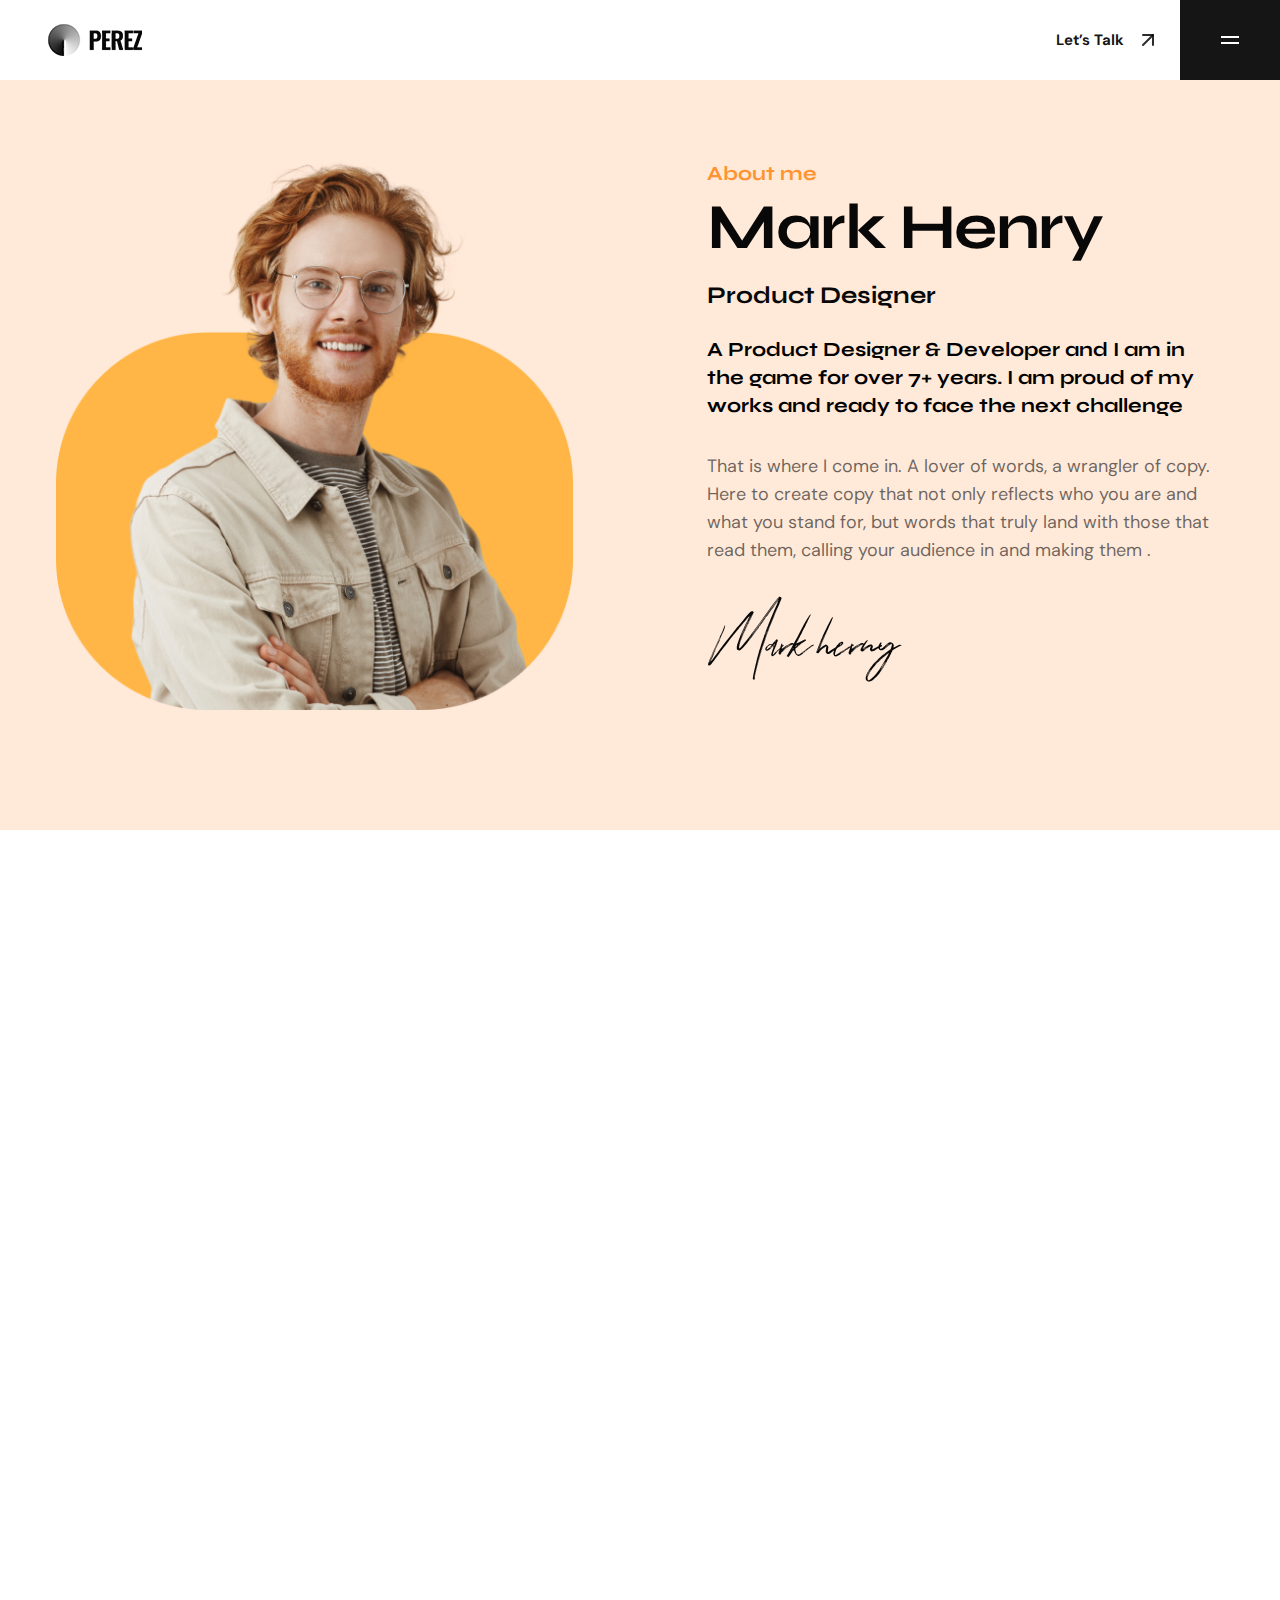
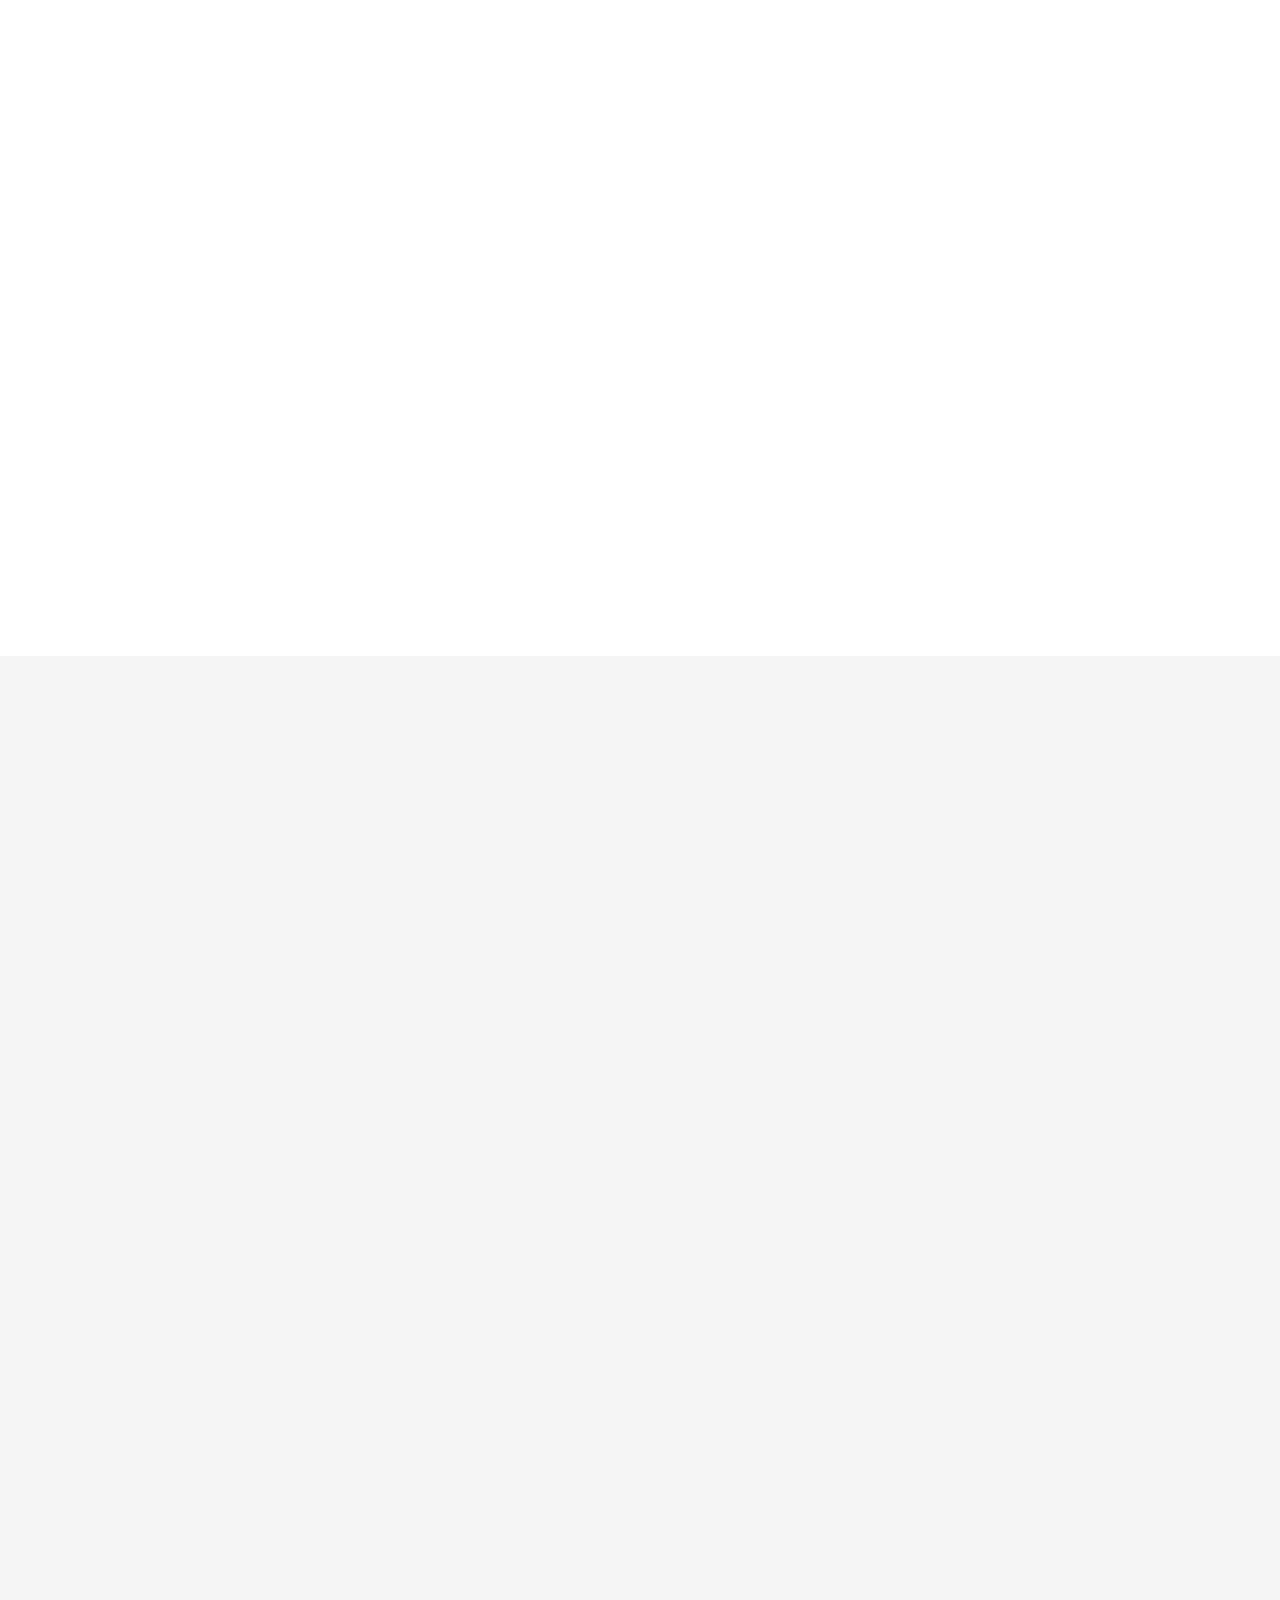
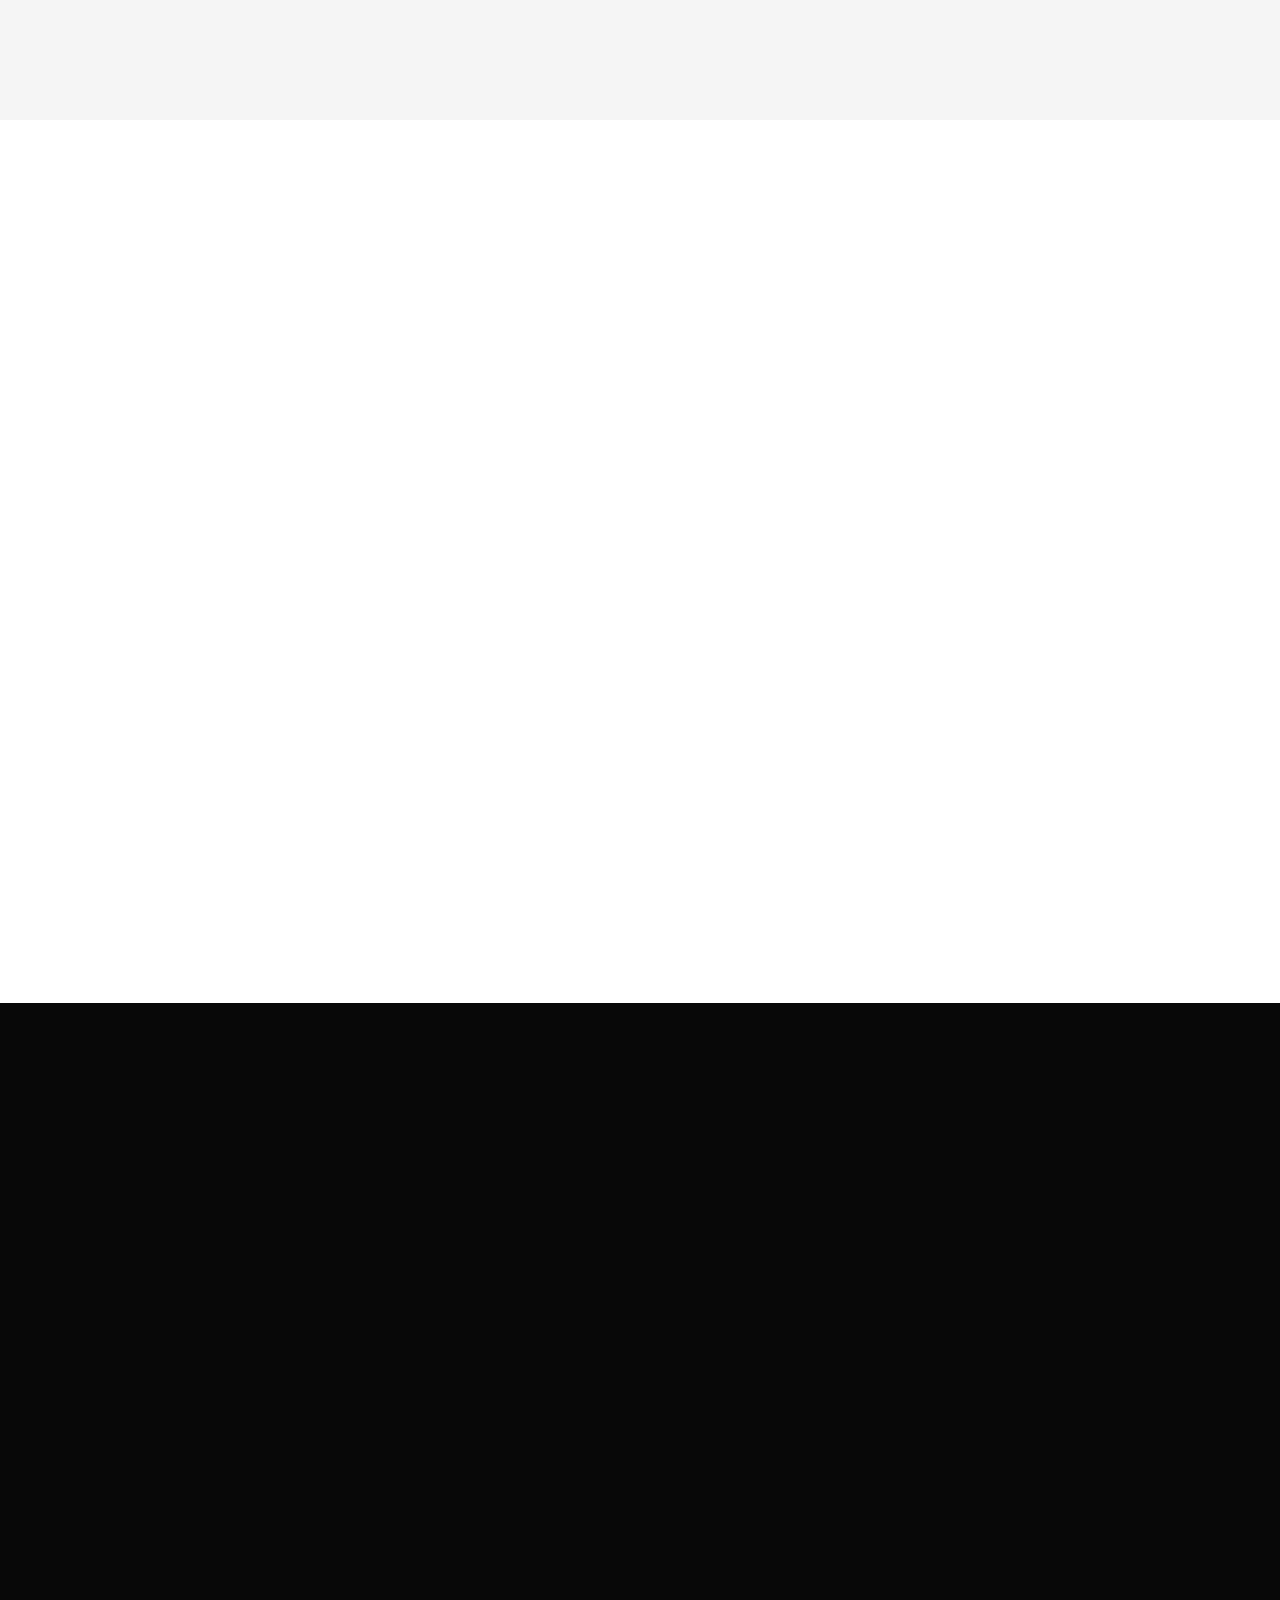
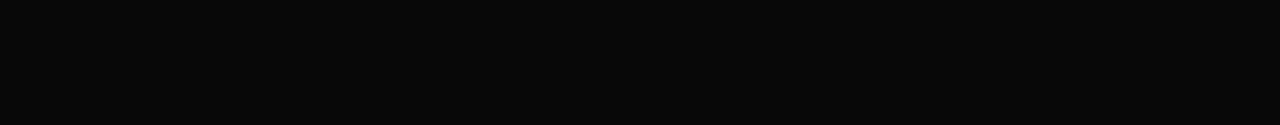
<file: about.html>
<!DOCTYPE html>
<html class="no-js" lang="en">

<head>
    <meta charset="utf-8">
    <meta http-equiv="x-ua-compatible" content="ie=edge">
    <title>Perez - Tailwind CSS Personal Portfolio Template</title>
    <meta name="AdsBot-Google" content="noindex follow">
    <meta name="description" content="Perez - Tailwind CSS Personal Portfolio Template">
    <meta name="viewport" content="width=device-width, initial-scale=1, shrink-to-fit=no">

    <!-- Favicon -->
    <link rel="shortcut icon" type="image/x-icon" href="assets/images/favicon.png">

    <!-- CSS (Font, Vendor, Icon, Plugins & Style CSS files) -->

    <!-- Font CSS -->

    <link rel="preconnect" href="https://fonts.googleapis.com">
    <link rel="preconnect" href="https://fonts.gstatic.com" crossorigin>
    <link href="https://fonts.googleapis.com/css2?family=DM+Sans:ital,opsz,wght@0,9..40,100;0,9..40,200;0,9..40,300;0,9..40,400;0,9..40,500;0,9..40,600;0,9..40,700;0,9..40,800;0,9..40,900;0,9..40,1000;1,9..40,100;1,9..40,200;1,9..40,300;1,9..40,400;1,9..40,500;1,9..40,600;1,9..40,700;1,9..40,800;1,9..40,900;1,9..40,1000&amp;family=Inter:wght@100;200;300;400;500;600;700;800;900&amp;family=Poppins:ital,wght@0,100;0,200;0,300;0,400;0,500;0,600;0,700;0,800;0,900;1,100;1,200;1,300;1,400;1,500;1,600;1,700;1,800;1,900&amp;family=Syne:wght@400;500;600;700;800&amp;display=swap" rel="stylesheet">

    <!-- Plugins CSS (All Plugins Files) -->
    <link rel="stylesheet" href="assets/css/plugins/aos.css">
    <link rel="stylesheet" href="assets/css/plugins/swiper-bundle.min.css">
    <link rel="stylesheet" href="assets/css/plugins/magnific-popup.css">


    <!-- Style CSS -->
    <link rel="stylesheet" href="assets/css/style.css">

</head>

<body>
    <div class="overflow-x-hidden">
        <!-- Header start -->

        <header id="sticky-header" class="xl:pl-12 bg-white">
            <div class="flex pl-4 xl:pl-0">

                <div class="flex-1 flex items-center justify-between">

                    <a href>
                        <img src="assets/images/logo/logo.png" alt="logo">
                    </a>

                    <!-- Link Start -->
                    <a href="contact.html" class="flex items-center flex-wrap py-[6px] px-3 text-[15px] font-bold text-active leading-none mr-2 transition-all duration-300 hover:text-orange group">Let’s
                        Talk
                        <span class="inline-block ml-3 group-hover:animate-arrow-move-up">
        <svg width="24" height="24" viewBox="0 0 24 24" fill="none" xmlns="http://www.w3.org/2000/svg">
          <path d="M7 17L17 7" stroke="currentColor" stroke-opacity="0.9" stroke-width="2" stroke-linecap="round" stroke-linejoin="round"/>
          <path d="M7 7H17V17" stroke="currentColor" stroke-opacity="0.9" stroke-width="2" stroke-linecap="round" stroke-linejoin="round"/>
        </svg>
      </span>
                    </a>
                    <!-- Link End -->
                </div>



                <!-- Button Start -->
                <div id="offcanvas-toggle" class="flex-none bg-active flex items-center flex-wrap justify-center py-7 px-[38px] cursor-pointer">
                    <button>
                        <svg width="24" height="24" viewBox="0 0 24 24" fill="none" xmlns="http://www.w3.org/2000/svg">
                            <rect x="3" y="8" width="18" height="2" fill="white"/>
                            <rect x="3" y="14" width="18" height="2" fill="white"/>
                        </svg>

                    </button>
                </div>
                <!-- Button End -->

            </div>
        </header>


        <!-- offcanvas-menu start -->
        <div id="offcanvas" class="offcanvas right-0 top-0 bottom-0 z-50 transform translate-x-full fixed h-full w-[350px] md:w-[460px] transition-all ease-in-out duration-300 bg-black-800 pl-8 flex flex-wrap flex-col justify-between">
            <!-- close button start -->

            <div>
                <div class="flex flex-wrap justify-between items-center border-b border-border-white mb-[80px]">
                    <a href>
                        <img src="assets/images/logo/offcanvas-logo.png" alt>
                    </a>
                    <button id="offcanvas-close" class="offcanvas-close bg-primary py-7 px-[38px]" aria-label="offcanvas">
                        <svg width="24" height="24" viewBox="0 0 24 24" fill="none" xmlns="http://www.w3.org/2000/svg">
                            <path fill-rule="evenodd" clip-rule="evenodd" d="M19.2803 4.71967C19.5732 5.01256 19.5732 5.48744 19.2803 5.78033L5.78033 19.2803C5.48744 19.5732 5.01256 19.5732 4.71967 19.2803C4.42678 18.9874 4.42678 18.5126 4.71967 18.2197L18.2197 4.71967C18.5126 4.42678 18.9874 4.42678 19.2803 4.71967Z" fill="white"/>
                            <path fill-rule="evenodd" clip-rule="evenodd" d="M4.71967 4.71967C5.01256 4.42678 5.48744 4.42678 5.78033 4.71967L19.2803 18.2197C19.5732 18.5126 19.5732 18.9874 19.2803 19.2803C18.9874 19.5732 18.5126 19.5732 18.2197 19.2803L4.71967 5.78033C4.42678 5.48744 4.42678 5.01256 4.71967 4.71967Z" fill="white"/>
                        </svg>
                    </button>
                </div>

                <!-- close button end -->

                <!-- offcanvas-menu start -->

                <nav class="offcanvas-menu mr-[40px] flex flex-wrap flex-col justify-between">
                    <ul>
                        <li class="border-b border-border-white py-4 group">
                            <a href class="text-white text-xl font-bold font-Syne leading-none flex flex-wrap items-center justify-between hover:text-orange transition duration-300">Home
                                <span class="inline-block group-hover:animate-arrow-move-up">
              <svg width="24" height="24" viewBox="0 0 24 24" fill="none" xmlns="http://www.w3.org/2000/svg">
                <path d="M7 17L17 7" stroke="currentColor" stroke-opacity="0.9" stroke-width="2" stroke-linecap="round" stroke-linejoin="round"/>
                <path d="M7 7H17V17" stroke="currentColor" stroke-opacity="0.9" stroke-width="2" stroke-linecap="round" stroke-linejoin="round"/>
              </svg>
            </span>
                            </a>
                        </li>
                        <li class="border-b border-border-white py-4 group">
                            <a href="about.html" class="text-white text-xl font-bold font-Syne leading-none flex flex-wrap items-center justify-between hover:text-orange transition duration-300">About
                                <span class="inline-block group-hover:animate-arrow-move-up">
              <svg width="24" height="24" viewBox="0 0 24 24" fill="none" xmlns="http://www.w3.org/2000/svg">
                <path d="M7 17L17 7" stroke="currentColor" stroke-opacity="0.9" stroke-width="2" stroke-linecap="round" stroke-linejoin="round"/>
                <path d="M7 7H17V17" stroke="currentColor" stroke-opacity="0.9" stroke-width="2" stroke-linecap="round" stroke-linejoin="round"/>
              </svg>
            </span>
                            </a>

                        </li>
                        <li class="border-b border-border-white py-4 group">
                            <a href="projects.html" class="text-white text-xl font-bold font-Syne leading-none flex flex-wrap items-center justify-between hover:text-orange transition duration-300">Project
                                <span class="inline-block group-hover:animate-arrow-move-up">
              <svg width="24" height="24" viewBox="0 0 24 24" fill="none" xmlns="http://www.w3.org/2000/svg">
                <path d="M7 17L17 7" stroke="currentColor" stroke-opacity="0.9" stroke-width="2" stroke-linecap="round" stroke-linejoin="round"/>
                <path d="M7 7H17V17" stroke="currentColor" stroke-opacity="0.9" stroke-width="2" stroke-linecap="round" stroke-linejoin="round"/>
              </svg>
            </span>
                            </a>
                        </li>
                        <li class="border-b border-border-white py-4 group">
                            <a href="project-details.html" class="text-white text-xl font-bold font-Syne leading-none flex flex-wrap items-center justify-between hover:text-orange transition duration-300">Project details
                                <span class="inline-block group-hover:animate-arrow-move-up">
              <svg width="24" height="24" viewBox="0 0 24 24" fill="none" xmlns="http://www.w3.org/2000/svg">
                <path d="M7 17L17 7" stroke="currentColor" stroke-opacity="0.9" stroke-width="2" stroke-linecap="round" stroke-linejoin="round"/>
                <path d="M7 7H17V17" stroke="currentColor" stroke-opacity="0.9" stroke-width="2" stroke-linecap="round" stroke-linejoin="round"/>
              </svg>
            </span>
                            </a>
                        </li>
                        <li class="border-b border-border-white py-4 group">
                            <a href="blog.html" class="text-white text-xl font-bold font-Syne leading-none flex flex-wrap items-center justify-between hover:text-orange transition duration-300">Blog
                                <span class="inline-block group-hover:animate-arrow-move-up">
              <svg width="24" height="24" viewBox="0 0 24 24" fill="none" xmlns="http://www.w3.org/2000/svg">
                <path d="M7 17L17 7" stroke="currentColor" stroke-opacity="0.9" stroke-width="2" stroke-linecap="round" stroke-linejoin="round"/>
                <path d="M7 7H17V17" stroke="currentColor" stroke-opacity="0.9" stroke-width="2" stroke-linecap="round" stroke-linejoin="round"/>
              </svg>
            </span>
                            </a>
                        </li>
                        <li class="border-b border-border-white py-4 group">
                            <a href="blog-details.html" class="text-white text-xl font-bold font-Syne leading-none flex flex-wrap items-center justify-between hover:text-orange transition duration-300">Blog Details
                                <span class="inline-block group-hover:animate-arrow-move-up">
              <svg width="24" height="24" viewBox="0 0 24 24" fill="none" xmlns="http://www.w3.org/2000/svg">
                <path d="M7 17L17 7" stroke="currentColor" stroke-opacity="0.9" stroke-width="2" stroke-linecap="round" stroke-linejoin="round"/>
                <path d="M7 7H17V17" stroke="currentColor" stroke-opacity="0.9" stroke-width="2" stroke-linecap="round" stroke-linejoin="round"/>
              </svg>
            </span>
                            </a>
                        </li>

                        <li class="border-b border-border-white py-4 group">
                            <a href="contact.html" class="text-white text-xl font-bold font-Syne leading-none flex flex-wrap items-center justify-between hover:text-orange transition duration-300">Contact
                                <span class="inline-block group-hover:animate-arrow-move-up">
              <svg width="24" height="24" viewBox="0 0 24 24" fill="none" xmlns="http://www.w3.org/2000/svg">
                <path d="M7 17L17 7" stroke="currentColor" stroke-opacity="0.9" stroke-width="2" stroke-linecap="round" stroke-linejoin="round"/>
                <path d="M7 7H17V17" stroke="currentColor" stroke-opacity="0.9" stroke-width="2" stroke-linecap="round" stroke-linejoin="round"/>
              </svg>
            </span>
                            </a>
                        </li>

                    </ul>
                </nav>

            </div>


            <nav class="pb-10">
                <ul class="flex flex-wrap gap-x-4 items-center">
                    <li><a href="#" class="text-white transition-all duration-300 hover:text-orange">
                            <svg width="24" height="24" viewBox="0 0 24 24" fill="none" xmlns="http://www.w3.org/2000/svg">
                                <path d="M7.443 5.3501C8.082 5.3501 8.673 5.4001 9.213 5.5481C9.754 5.6471 10.197 5.8451 10.59 6.0921C10.984 6.3401 11.279 6.6861 11.475 7.1311C11.672 7.5761 11.771 8.1211 11.771 8.7141C11.771 9.4071 11.623 10.0001 11.279 10.4451C10.984 10.8911 10.492 11.2861 9.902 11.5831C10.738 11.8311 11.377 12.2761 11.771 12.8701C12.164 13.4631 12.41 14.2051 12.41 15.0461C12.41 15.7391 12.262 16.3321 12.016 16.8271C11.771 17.3221 11.377 17.7671 10.934 18.0641C10.4528 18.3824 9.92083 18.6164 9.361 18.7561C8.771 18.9051 8.181 19.0041 7.591 19.0041H1V5.3501H7.443ZM7.049 10.8901C7.59 10.8901 8.033 10.7421 8.377 10.4951C8.721 10.2481 8.869 9.8021 8.869 9.2581C8.869 8.9611 8.819 8.6651 8.721 8.4671C8.623 8.2691 8.475 8.1201 8.279 7.9721C8.082 7.8731 7.885 7.7741 7.639 7.7251C7.393 7.6751 7.148 7.6751 6.852 7.6751H4V10.8911H7.05L7.049 10.8901ZM7.197 16.7281C7.492 16.7281 7.787 16.6781 8.033 16.6291C8.279 16.5791 8.525 16.4811 8.721 16.3321C8.92138 16.1873 9.08903 16.002 9.213 15.7881C9.311 15.5411 9.41 15.2441 9.41 14.8981C9.41 14.2051 9.213 13.7111 8.82 13.3641C8.426 13.0671 7.885 12.9191 7.246 12.9191H4V16.7291L7.197 16.7281ZM16.689 16.6781C17.082 17.0741 17.672 17.2721 18.459 17.2721C19 17.2721 19.492 17.1241 19.885 16.8771C20.279 16.5801 20.525 16.2831 20.623 15.9871H23.033C22.639 17.1731 22.049 18.0141 21.263 18.5591C20.475 19.0531 19.541 19.3501 18.41 19.3501C17.6864 19.3523 16.9688 19.218 16.295 18.9541C15.6887 18.7267 15.148 18.353 14.721 17.8661C14.2643 17.4107 13.9267 16.8498 13.738 16.2331C13.492 15.5901 13.393 14.8981 13.393 14.1061C13.393 13.3641 13.492 12.6721 13.738 12.0281C13.9749 11.4085 14.3252 10.8384 14.771 10.3471C15.2201 9.88594 15.7543 9.51613 16.344 9.2581C17.0007 8.99416 17.7022 8.85969 18.41 8.8621C19.246 8.8621 19.984 9.0111 20.623 9.3571C21.263 9.7031 21.754 10.0991 22.147 10.6931C22.541 11.2371 22.837 11.8801 23.033 12.5731C23.131 13.2651 23.18 13.9581 23.131 14.7491H16C16 15.5411 16.295 16.2831 16.689 16.6791V16.6781ZM19.787 11.4841C19.443 11.1381 18.902 10.9401 18.262 10.9401C17.82 10.9401 17.475 11.0401 17.18 11.1881C16.885 11.3361 16.689 11.5341 16.492 11.7321C16.311 11.9234 16.1912 12.1643 16.148 12.4241C16.098 12.6721 16.049 12.8701 16.049 13.0671H20.475C20.377 12.3251 20.131 11.8311 19.787 11.4841ZM15.459 6.2901H20.967V7.6261H15.46V6.2901H15.459Z" fill="currentColor" fill-opacity="0.9"/>
                            </svg>

                        </a></li>
                    <li><a href="#" class="text-white transition-all duration-300 hover:text-orange"><svg width="24" height="24" viewBox="0 0 24 24" fill="none" xmlns="http://www.w3.org/2000/svg">
                                <path d="M6.94043 5.00002C6.94017 5.53046 6.7292 6.03906 6.35394 6.41394C5.97868 6.78883 5.46986 6.99929 4.93943 6.99902C4.409 6.99876 3.90039 6.78779 3.52551 6.41253C3.15062 6.03727 2.94016 5.52846 2.94043 4.99802C2.9407 4.46759 3.15166 3.95899 3.52692 3.5841C3.90218 3.20922 4.411 2.99876 4.94143 2.99902C5.47186 2.99929 5.98047 3.21026 6.35535 3.58552C6.73024 3.96078 6.9407 4.46959 6.94043 5.00002ZM7.00043 8.48002H3.00043V21H7.00043V8.48002ZM13.3204 8.48002H9.34043V21H13.2804V14.43C13.2804 10.77 18.0504 10.43 18.0504 14.43V21H22.0004V13.07C22.0004 6.90002 14.9404 7.13002 13.2804 10.16L13.3204 8.48002Z" fill="currentColor" fill-opacity="0.9"/>
                            </svg>
                        </a></li>
                    <li><a href="#" class="text-white transition-all duration-300 hover:text-orange"><svg width="24" height="24" viewBox="0 0 24 24" fill="none" xmlns="http://www.w3.org/2000/svg">
                                <path d="M19.989 11.572C19.907 9.99792 19.3596 8.4836 18.416 7.221C18.1285 7.53061 17.8212 7.82123 17.496 8.091C16.4969 8.92086 15.3805 9.5982 14.183 10.101C14.35 10.451 14.503 10.79 14.638 11.11V11.113C14.665 11.174 14.688 11.231 14.732 11.342L14.749 11.382C16.262 11.212 17.858 11.275 19.405 11.485C19.611 11.512 19.805 11.541 19.989 11.572ZM10.604 4.122C11.5786 5.49516 12.4772 6.92062 13.296 8.392C14.519 7.91 15.53 7.302 16.344 6.625C16.674 6.351 16.938 6.093 17.14 5.87C15.701 4.65972 13.8803 3.99733 12 4C11.524 4 11.058 4.042 10.604 4.121V4.122ZM4.253 9.997C4.93423 9.97981 5.61464 9.93878 6.293 9.874C7.93264 9.72734 9.55828 9.4525 11.155 9.052C10.3205 7.60221 9.41956 6.19171 8.455 4.825C7.42472 5.3354 6.51626 6.06141 5.79124 6.95379C5.06623 7.84617 4.54162 8.88404 4.253 9.997ZM5.783 17.035C6.25195 16.3575 6.77894 15.7221 7.358 15.136C8.812 13.646 10.528 12.486 12.514 11.846L12.576 11.828C12.411 11.464 12.256 11.139 12.1 10.833C10.264 11.368 8.33 11.702 6.403 11.875C5.463 11.96 4.62 11.997 4 12.003C3.99815 13.8356 4.62722 15.6128 5.783 17.035ZM15.004 19.415C14.6184 17.4703 14.0725 15.5607 13.372 13.706C11.372 14.433 9.776 15.496 8.543 16.764C8.0454 17.2664 7.60382 17.8213 7.226 18.419C8.60481 19.4478 10.2797 20.0025 12 20C13.0299 20.0015 14.0504 19.8035 15.005 19.417L15.004 19.415ZM16.878 18.34C18.4393 17.1398 19.5028 15.4057 19.865 13.47C19.525 13.385 19.094 13.3 18.62 13.234C17.5661 13.0823 16.4968 13.0712 15.44 13.201C16.035 14.8799 16.5154 16.5961 16.878 18.34ZM12 22C6.477 22 2 17.523 2 12C2 6.477 6.477 2 12 2C17.523 2 22 6.477 22 12C22 17.523 17.523 22 12 22Z" fill="currentColor" fill-opacity="0.9"/>
                            </svg>
                        </a></li>
                    <li><a href="#" class="text-white transition-all duration-300 hover:text-orange"><svg width="24" height="24" viewBox="0 0 24 24" fill="none" xmlns="http://www.w3.org/2000/svg">
                                <path d="M12.001 2C6.47598 2 2.00098 6.475 2.00098 12C1.99977 14.0992 2.65958 16.1454 3.88679 17.8484C5.114 19.5515 6.84631 20.8249 8.83798 21.488C9.33798 21.575 9.52598 21.275 9.52598 21.012C9.52598 20.775 9.51298 19.988 9.51298 19.15C7.00098 19.613 6.35098 18.538 6.15098 17.975C6.03798 17.687 5.55098 16.8 5.12598 16.562C4.77598 16.375 4.27598 15.912 5.11298 15.9C5.90098 15.887 6.46298 16.625 6.65098 16.925C7.55098 18.437 8.98798 18.012 9.56298 17.75C9.65098 17.1 9.91298 16.663 10.201 16.413C7.97598 16.163 5.65098 15.3 5.65098 11.475C5.65098 10.387 6.03798 9.488 6.67598 8.788C6.57598 8.538 6.22598 7.513 6.77598 6.138C6.77598 6.138 7.61298 5.875 9.52598 7.162C10.3401 6.9364 11.1812 6.82302 12.026 6.825C12.876 6.825 13.726 6.937 14.526 7.162C16.439 5.862 17.276 6.138 17.276 6.138C17.826 7.513 17.476 8.538 17.376 8.788C18.013 9.488 18.401 10.375 18.401 11.475C18.401 15.313 16.064 16.163 13.839 16.413C14.201 16.725 14.514 17.325 14.514 18.263C14.514 19.6 14.501 20.675 14.501 21.013C14.501 21.275 14.689 21.587 15.189 21.487C17.1738 20.8166 18.8985 19.5408 20.1203 17.8389C21.3421 16.1371 21.9995 14.095 22 12C22 6.475 17.525 2 12 2H12.001Z" fill="currentColor" fill-opacity="0.9"/>
                            </svg>
                        </a></li>

                </ul>
            </nav>
        </div>
        <!-- offcanvas-menu end -->

        <!-- Header end -->

        <!-- About Me Sectin Start -->
        <section class="bg-secondary pt-20 pb-[120px]" data-aos="zoom-in">
            <div class="container">
                <div class="grid grid-cols-1 lg:grid-cols-2 gap-[60px] xl:gap-[134px]">
                    <img class="mx-auto" src="assets/images/about/about2.png" alt="about me">
                    <div class="font-bold font-Syne leading-none flex flex-wrap flex-col gap-y-2">
                        <span class="text-orange text-xl">About me</span>
                        <h3 class="text-black-800 text-4xl lg:text-5xl xl:text-[64px] tracking-[-1.5px]">
                            Mark Henry
                        </h3>

                        <h4 class="text-black-800 text-2xl mt-3 mb-4">Product Designer</h4>
                        <p class="text-xl font-bold font-Syne'] leading-7 mb-6">
                            A Product Designer & Developer and I am in the game for over 7+ years. I am proud of my
                            works and ready to face the next challenge
                        </p>
                        <p class="paragraph mb-6">
                            That is where I come
                            in.
                            A lover of
                            words, a wrangler of copy. Here to create copy that not
                            only reflects who you are and what you stand for, but words that truly land with those that
                            read them, calling your audience in and making them .</p>

                        <div>
                            <img src="assets/images/signature.svg" alt="signature">
                        </div>


                    </div>
                </div>
            </div>
        </section>
        <!-- About Me Sectin End -->



        <!-- Experience Sectin Start -->
        <section class="bg-white py-[120px] overflow-x-hidden">
            <div class="container" data-aos="zoom-out">
                <div class="grid grid-cols-1 lg:grid-cols-2 gap-6 lg:gap-[60px] xl:gap-[134px]">
                    <div class="font-bold font-Syne leading-none flex flex-wrap flex-col gap-y-2">
                        <h3 class="text-black-800 text-4xl lg:text-5xl xl:text-[64px] tracking-[-1.5px] mb-5">
                            My vision is to create happy my clients
                        </h3>
                        <p class="paragraph mb-7">
                            That is where I come in. A lover of words, a wrangler of copy. Here to create copy that not
                            only reflects who you are and what you stand for, but words that truly land with those that
                            read them, calling your audience in and making them want more.
                        </p>
                        <ul class="flex flex-wrap gap-9 2xl:gap-[40px]">
                            <li>

                                <span class="text-black-800 text-[32px] font-bold font-Syne leading-10 relative before:rounded-full before:bg-black-300 before:block before:absolute before:top-[0px] before:left-0 before:right-0 before:-z-[1] before:w-[43px] before:h-[43px]">08</span>
                                <p class="paragraph">Award winner</p>
                            </li>
                            <li>

                                <span class="text-black-800 text-[32px] font-bold font-Syne leading-10 relative before:rounded-full before:bg-black-300 before:block before:absolute before:top-[0px] before:left-0 before:right-0 before:-z-[1] before:w-[43px] before:h-[43px]">1.2k</span>
                                <p class="paragraph">Worldwide client</p>
                            </li>
                            <li>

                                <span class="text-black-800 text-[32px] font-bold font-Syne leading-10 relative before:rounded-full before:bg-black-300 before:block before:absolute before:top-[0px] before:left-0 before:right-0 before:-z-[1] before:w-[43px] before:h-[43px]">3.5k</span>
                                <p class="paragraph">Job done successfully</p>
                            </li>
                        </ul>
                    </div>

                    <div class="flex flex-col justify-end">
                        <div class="flex flex-wrap flex-col mb-12">
                            <span class="text-black-800 text-[65px] xl:text-[80px] font-bold font-Syne leading-none inline-block relative z-10 before:rounded-full before:bg-primary before:block before:absolute before:top-[50%] before:left-[-13px] before:-z-[1] before:w-[95px] lg:before:w-[100px] xl:before:w-[110px] before:h-[95px] lg:before:h-[100px] xl:before:h-[110px] before:translate-y-[-50%]">12+</span>
                            <span class="strock-text mt-5">Years of <br> experience</span>

                        </div>

                        <div class="px-6 py-6 bg-black-800 rounded-lg flex flex-wrap justify-between items-end group">
                            <div class="flex flex-col flex-wrap gap-y-2">
                                <span class="text-orange text-lg font-normal leading-none">SAY HELLO!</span>
                                <h4 class="text-white text-2xl xl:text-[32px] font-bold font-Syne leading-none">
                                    hello@henry.com
                                </h4>
                            </div>
                            <div class="flex flex-wrap justify-end">
                                <a href="#" class="group-hover:animate-arrow-move-up">
                                    <svg width="48" height="48" viewBox="0 0 48 48" fill="none" xmlns="http://www.w3.org/2000/svg">
                                        <path d="M14 34L34 14" stroke="#FFB646" stroke-width="3.5" stroke-linecap="round" stroke-linejoin="round"/>
                                        <path d="M14 14H34V34" stroke="#FFB646" stroke-width="3.5" stroke-linecap="round" stroke-linejoin="round"/>
                                    </svg>

                                </a>
                            </div>
                        </div>
                    </div>
                </div>
            </div>
        </section>
        <!-- Experience Sectin End -->


        <!-- Video Section Start -->

        <div class="bg-white pb-[120px]">
            <div class="container">
                <div class="grid grid-cols-1">
                    <div class="relative" data-aos="zoom-in-up">
                        <img class="rounded-2xl" src="assets/images/video/video.png" alt="video image">
                        <a href="https://www.youtube.com/watch?v=mSC6GwizOag&amp;ab_channel=TailwindLabs" class="absolute top-[50%] left-[50%] translate-x-[-50%] translate-y-[-50%] z-10 play-button transition-all duration-200 hover:scale-105 group">
                            <svg width="100" height="100" viewBox="0 0 100 100" fill="none" xmlns="http://www.w3.org/2000/svg">
                                <circle class="fill-primary group-hover:fill-yellow transition-all duration-300" cx="50" cy="50" r="50"/>
                                <path class="stroke-black-800 group-hover:stroke-white" d="M43 41L57 50L43 59V41Z" stroke-opacity="0.9" stroke-width="3.5" stroke-linecap="round" stroke-linejoin="round"/>
                            </svg>
                        </a>
                    </div>
                </div>
            </div>
        </div>

        <!-- Video Section End -->

        <!-- tabs start -->
        <section class="featured-properties py-[80px] lg:py-[100px]">
            <div class="container" data-aos="zoom-out">
                <div class="grid grid-cols-12">

                    <div class="col-span-12">

                        <div class="font-bold font-Syne text-center leading-none flex flex-wrap flex-col gap-y-2 mb-4">
                            <span class="text-orange text-xl">Resume</span>
                            <h3 class="text-black-800 text-4xl lg:text-5xl xl:text-[64px] tracking-[-1.5px]">
                                All over my details find he<span class="relative before:rounded-full before:bg-primary before:block before:absolute before:top-[8px] before:left-[15px] before:-z-[1] before:w-[36px] lg:before:w-[48px] xl:before:w-[64px] before:h-[36px] lg:before:h-[48px] xl:before:h-[64px]">re.</span>..

                            </h3>



                        </div>
                        <div class="tabs flex flex-wrap justify-center gap-4 mt-8 mb-14">
                            <button data-tab="about_me_tab" class="tab-btn justify-between items-center inline-flex group active">
                                About me
                                <span class="inline-block ml-3 group-hover:animate-arrow-move-up">
                            <svg width="24" height="24" viewBox="0 0 24 24" fill="none" xmlns="http://www.w3.org/2000/svg">
                                <path d="M7 17L17 7" stroke="currentColor" stroke-opacity="0.9" stroke-width="2" stroke-linecap="round" stroke-linejoin="round"/>
                                <path d="M7 7H17V17" stroke="currentColor" stroke-opacity="0.9" stroke-width="2" stroke-linecap="round" stroke-linejoin="round"/>
                            </svg>
                        </span>
                            </button>
                            <button data-tab="experience_tab" class="tab-btn justify-between items-center inline-flex group">
                                Experience
                                <span class="inline-block ml-3 group-hover:animate-arrow-move-up">
                            <svg width="24" height="24" viewBox="0 0 24 24" fill="none" xmlns="http://www.w3.org/2000/svg">
                                <path d="M7 17L17 7" stroke="currentColor" stroke-opacity="0.9" stroke-width="2" stroke-linecap="round" stroke-linejoin="round"/>
                                <path d="M7 7H17V17" stroke="currentColor" stroke-opacity="0.9" stroke-width="2" stroke-linecap="round" stroke-linejoin="round"/>
                            </svg>
                        </span>
                            </button>
                            <button data-tab="education_tab" class="tab-btn justify-between items-center inline-flex group">
                                Education
                                <span class="inline-block ml-3 group-hover:animate-arrow-move-up">
                            <svg width="24" height="24" viewBox="0 0 24 24" fill="none" xmlns="http://www.w3.org/2000/svg">
                                <path d="M7 17L17 7" stroke="currentColor" stroke-opacity="0.9" stroke-width="2" stroke-linecap="round" stroke-linejoin="round"/>
                                <path d="M7 7H17V17" stroke="currentColor" stroke-opacity="0.9" stroke-width="2" stroke-linecap="round" stroke-linejoin="round"/>
                            </svg>
                        </span>
                            </button>
                            <button data-tab="skills_tab" class="tab-btn justify-between items-center inline-flex group">
                                Skills
                                <span class="inline-block ml-3 group-hover:animate-arrow-move-up">
                            <svg width="24" height="24" viewBox="0 0 24 24" fill="none" xmlns="http://www.w3.org/2000/svg">
                                <path d="M7 17L17 7" stroke="currentColor" stroke-opacity="0.9" stroke-width="2" stroke-linecap="round" stroke-linejoin="round"/>
                                <path d="M7 7H17V17" stroke="currentColor" stroke-opacity="0.9" stroke-width="2" stroke-linecap="round" stroke-linejoin="round"/>
                            </svg>
                        </span>
                            </button>
                            <button data-tab="awards_tab" class="tab-btn justify-between items-center inline-flex group">
                                Awards
                                <span class="inline-block ml-3 group-hover:animate-arrow-move-up">
                            <svg width="24" height="24" viewBox="0 0 24 24" fill="none" xmlns="http://www.w3.org/2000/svg">
                                <path d="M7 17L17 7" stroke="currentColor" stroke-opacity="0.9" stroke-width="2" stroke-linecap="round" stroke-linejoin="round"/>
                                <path d="M7 7H17V17" stroke="currentColor" stroke-opacity="0.9" stroke-width="2" stroke-linecap="round" stroke-linejoin="round"/>
                            </svg>
                        </span>
                            </button>
                        </div>
                    </div>

                    <div class="col-span-12">
                        <div id="about_me_tab" class="tab-content active relative">
                            <div class="grid grid-cols-1 lg:grid-cols-2 gap-6 xl:gap-0">

                                <img src="assets/images/about/about3.png" alt="about me">
                                <div>
                                    <h4 class="text-black-800 text-2xl lg:text-[32px] font-bold font-Syne mb-6">Based in German
                                    </h4>
                                    <p class="paragraph mb-7">Mark Henry, <span class="text-black-800">Product Designer</span>,
                                        based
                                        in
                                        German. That is where I come in. A
                                        lover of words, a wrangler of copy. Here to create copy that not only reflects who you
                                        are
                                        and what you stand for,</p>
                                    <p class="paragraph mb-14">but words that truly land with those that read them, calling your
                                        audience
                                        in and making them want more.</p>

                                    <ul class="flex-col gap-3 inline-flex">
                                        <li class="gap-10 inline-flex items-center">
                                            <span class="w-[110px] text-black-text-800 text-lg font-normal leading-none">
                                        Name</span>
                                            <span class="text-black-800 text-2xl font-bold font-Syne leading-8">
                                        Mark Henry</span>
                                        </li>
                                        <li class="gap-10 inline-flex items-center">
                                            <span class="w-[110px] text-black-text-800 text-lg font-normal leading-none">
                                        Nationality</span>
                                            <span class="text-black-800 text-2xl font-bold font-Syne leading-8">
                                        Germany</span>
                                        </li>
                                        <li class="gap-10 inline-flex items-center">
                                            <span class="w-[110px] text-black-text-800 text-lg font-normal leading-none">
                                        Phone</span>
                                            <span class="text-black-800 text-2xl font-bold font-Syne leading-8">
                                        +(2) 870 174 302</span>
                                        </li>
                                        <li class="gap-10 inline-flex items-center">
                                            <span class="w-[110px] text-black-text-800 text-lg font-normal leading-none">
                                        Email</span>
                                            <span class="text-black-800 text-2xl font-bold font-Syne leading-8">
                                        hello@henry.com</span>
                                        </li>
                                        <li class="gap-10 inline-flex items-center">
                                            <span class="w-[110px] text-black-text-800 text-lg font-normal leading-none">
                                        Experience</span>
                                            <span class="text-black-800 text-2xl font-bold font-Syne leading-8">
                                        12+ years</span>
                                        </li>
                                        <li class="gap-10 inline-flex items-center">
                                            <span class="w-[110px] text-black-text-800 text-lg font-normal leading-none">
                                        Freelance</span>
                                            <span class="text-black-800 text-2xl font-bold font-Syne leading-8">
                                        Available</span>
                                        </li>
                                        <li class="gap-10 inline-flex items-center">
                                            <span class="w-[110px] text-black-text-800 text-lg font-normal leading-none">
                                        Skype</span>
                                            <span class="text-black-800 text-2xl font-bold font-Syne leading-8">
                                        henry.halk23</span>
                                        </li>
                                        <li class="gap-10 inline-flex items-center">
                                            <span class="w-[110px] text-black-text-800 text-lg font-normal leading-none">
                                        Language</span>
                                            <span class="text-black-800 text-2xl font-bold font-Syne leading-8">
                                        German, English</span>
                                        </li>
                                    </ul>
                                </div>
                            </div>
                        </div>


                        <div id="experience_tab" class="tab-content relative">
                            <h4 class="text-black-800 text-2xl lg:text-[32px] font-bold font-Syne mb-6">Experience</h4>

                            <div class="grid grid-cols-1 sm:grid-cols-2 gap-x-4 gap-y-5">

                                <div class="pt-[30px] px-7 pb-7 bg-black-500 rounded-2xl transition-all hover:shadow-2xl hover:bg-white flex flex-wrap flex-col gap-8 justify-between">
                                    <span class="text-sm font-normal font-Inter leading-tight text-black-text-800">03/216
                                –
                                Running</span>
                                    <div>
                                        <p class="text-lg font-normal font-sans leading-7 text-black-800 relative z-[1] before:rounded-full before:bg-orange before:block before:absolute before:top-[50%] before:translate-y-[-50%] before:left-0 before:-z-[1] before:w-[8px] before:h-[8px] pl-4">
                                            Axtra</p>
                                        <h4 class="font-bold font-Syne leading-normal text-2xl text-black-800">Lead digital
                                            marketer
                                        </h4>
                                    </div>
                                </div>

                                <div class="pt-[30px] px-7 pb-7 bg-black-500 rounded-2xl transition-all hover:shadow-2xl hover:bg-white flex flex-wrap flex-col gap-8 justify-between">
                                    <span class="text-sm font-normal font-Inter leading-tight text-black-text-800">03/2008
                                – 07/2011</span>
                                    <div>
                                        <p class="text-lg font-normal font-sans leading-7 text-black-800 relative z-[1] before:rounded-full before:bg-orange before:block before:absolute before:top-[50%] before:translate-y-[-50%] before:left-0 before:-z-[1] before:w-[8px] before:h-[8px] pl-4">
                                            Axtra</p>
                                        <h4 class="font-bold font-Syne leading-normal text-2xl text-black-800">JavaScript
                                            developer
                                        </h4>
                                    </div>
                                </div>

                                <div class="pt-[30px] px-7 pb-7 bg-black-500 rounded-2xl transition-all hover:shadow-2xl hover:bg-white flex flex-wrap flex-col gap-8 justify-between">
                                    <span class="text-sm font-normal font-Inter leading-tight text-black-text-800">03/2008
                                – 07/2011</span>
                                    <div>
                                        <p class="text-lg font-normal font-sans leading-7 text-black-800 relative z-[1] before:rounded-full before:bg-orange before:block before:absolute before:top-[50%] before:translate-y-[-50%] before:left-0 before:-z-[1] before:w-[8px] before:h-[8px] pl-4">
                                            Axtra</p>
                                        <h4 class="font-bold font-Syne leading-normal text-2xl text-black-800">Product designer
                                        </h4>
                                    </div>
                                </div>

                                <div class="pt-[30px] px-7 pb-7 bg-black-500 rounded-2xl transition-all hover:shadow-2xl hover:bg-white flex flex-wrap flex-col gap-8 justify-between">
                                    <span class="text-sm font-normal font-Inter leading-tight text-black-text-800">03/2008
                                – 07/2011</span>
                                    <div>
                                        <p class="text-lg font-normal font-sans leading-7 text-black-800 relative z-[1] before:rounded-full before:bg-orange before:block before:absolute before:top-[50%] before:translate-y-[-50%] before:left-0 before:-z-[1] before:w-[8px] before:h-[8px] pl-4">
                                            Axtra</p>
                                        <h4 class="font-bold font-Syne leading-normal text-2xl text-black-800">UX researcher
                                        </h4>
                                    </div>
                                </div>

                            </div>
                        </div>

                        <div id="education_tab" class="tab-content">
                            <h4 class="text-black-800 text-2xl lg:text-[32px] font-bold font-Syne mb-6">Education</h4>

                            <div class="grid grid-cols-1 gap-6">

                                <div class="pt-[30px] px-7 pb-7 bg-black-500 rounded-2xl transition-all hover:shadow-2xl hover:bg-white flex flex-wrap gap-[30px] md:gap-[60px] lg:gap-[104px]">
                                    <span class="text-sm font-normal font-Inter leading-tight text-black-text-800">003/2008
                                –
                                07/2011</span>
                                    <div class="flex-1">
                                        <p class="text-lg font-normal font-sans leading-7 text-black-800 relative z-[1] before:rounded-full before:bg-orange before:block before:absolute before:top-[50%] before:translate-y-[-50%] before:left-0 before:-z-[1] before:w-[8px] before:h-[8px] pl-4">
                                            Axtra</p>
                                        <h4 class="font-bold font-Syne leading-normal text-2xl text-black-800">BA Business
                                            Management
                                        </h4>
                                    </div>
                                </div>

                                <div class="pt-[30px] px-7 pb-7 bg-black-500 rounded-2xl transition-all hover:shadow-2xl hover:bg-white flex flex-wrap gap-[30px] md:gap-[60px] lg:gap-[104px]">
                                    <span class="text-sm font-normal font-Inter leading-tight text-black-text-800">03/2008
                                – 07/2011</span>
                                    <div class="flex-1">
                                        <p class="text-lg font-normal font-sans leading-7 text-black-800 relative z-[1] before:rounded-full before:bg-orange before:block before:absolute before:top-[50%] before:translate-y-[-50%] before:left-0 before:-z-[1] before:w-[8px] before:h-[8px] pl-4">
                                            Axtra</p>
                                        <h4 class="font-bold font-Syne leading-normal text-2xl text-black-800">BA Business
                                            Management
                                        </h4>
                                    </div>
                                </div>

                                <div class="pt-[30px] px-7 pb-7 bg-black-500 rounded-2xl transition-all hover:shadow-2xl hover:bg-white flex flex-wrap gap-[30px] md:gap-[60px] lg:gap-[104px]">
                                    <span class="text-sm font-normal font-Inter leading-tight text-black-text-800">03/2008
                                – 07/2011</span>
                                    <div class="flex-1">
                                        <p class="text-lg font-normal font-sans leading-7 text-black-800 relative z-[1] before:rounded-full before:bg-orange before:block before:absolute before:top-[50%] before:translate-y-[-50%] before:left-0 before:-z-[1] before:w-[8px] before:h-[8px] pl-4">
                                            Axtra</p>
                                        <h4 class="font-bold font-Syne leading-normal text-2xl text-black-800">BA Business
                                            Management
                                        </h4>
                                    </div>
                                </div>


                            </div>
                        </div>
                        <div id="skills_tab" class="tab-content">
                            <h4 class="text-black-800 text-2xl lg:text-[32px] font-bold font-Syne mb-6">Skills</h4>

                            <div class="grid grid-cols-1 sm:grid-cols-2 md:grid-cols-3 gap-5">

                                <div class="pt-[30px] px-7 pb-7 bg-black-500 rounded-2xl transition-all hover:shadow-2xl hover:bg-white flex flex-wrap gap-4 items-start">
                                    <img class="items-start" src="assets/images/skills/vs-code.png" alt="icons">
                                    <div class="flex flex-wrap gap-1 flex-1 flex-col">
                                        <h4 class="font-bold font-Syne leading-normal text-xl text-black-800">React JS</h4>
                                        <p class="text-sm font-normal font-Inter leading-none text-black-800">(90%)</p>
                                    </div>
                                </div>


                                <div class="pt-[30px] px-7 pb-7 bg-black-500 rounded-2xl transition-all hover:shadow-2xl hover:bg-white flex flex-wrap gap-4 items-start">
                                    <img class="items-start" src="assets/images/skills/figma.png" alt="icons">
                                    <div class="flex flex-wrap gap-1 flex-1 flex-col">
                                        <h4 class="font-bold font-Syne leading-normal text-xl text-black-800">Figma</h4>
                                        <p class="text-sm font-normal font-Inter leading-none text-black-800">(70%)</p>
                                    </div>
                                </div>

                                <div class="pt-[30px] px-7 pb-7 bg-black-500 rounded-2xl transition-all hover:shadow-2xl hover:bg-white flex flex-wrap gap-4 items-start">
                                    <img class="items-start" src="assets/images/skills/framer.png" alt="icons">
                                    <div class="flex flex-wrap gap-1 flex-1 flex-col">
                                        <h4 class="font-bold font-Syne leading-normal text-xl text-black-800">Framer</h4>
                                        <p class="text-sm font-normal font-Inter leading-none text-black-800">(80%)</p>
                                    </div>
                                </div>

                                <div class="pt-[30px] px-7 pb-7 bg-black-500 rounded-2xl transition-all hover:shadow-2xl hover:bg-white flex flex-wrap gap-4 items-start">
                                    <img class="items-start" src="assets/images/skills/framer.png" alt="icons">
                                    <div class="flex flex-wrap gap-1 flex-1 flex-col">
                                        <h4 class="font-bold font-Syne leading-normal text-xl text-black-800">Framer</h4>
                                        <p class="text-sm font-normal font-Inter leading-none text-black-800">(80%)</p>
                                    </div>
                                </div>

                                <div class="pt-[30px] px-7 pb-7 bg-black-500 rounded-2xl transition-all hover:shadow-2xl hover:bg-white flex flex-wrap gap-4 items-start">
                                    <img class="items-start" src="assets/images/skills/framer.png" alt="icons">
                                    <div class="flex flex-wrap gap-1 flex-1 flex-col">
                                        <h4 class="font-bold font-Syne leading-normal text-xl text-black-800">Framer</h4>
                                        <p class="text-sm font-normal font-Inter leading-none text-black-800">(80%)</p>
                                    </div>
                                </div>

                                <div class="pt-[30px] px-7 pb-7 bg-black-500 rounded-2xl transition-all hover:shadow-2xl hover:bg-white flex flex-wrap gap-4 items-start">
                                    <img class="items-start" src="assets/images/skills/framer.png" alt="icons">
                                    <div class="flex flex-wrap gap-1 flex-1 flex-col">
                                        <h4 class="font-bold font-Syne leading-normal text-xl text-black-800">Framer</h4>
                                        <p class="text-sm font-normal font-Inter leading-none text-black-800">(80%)</p>
                                    </div>
                                </div>


                            </div>
                        </div>
                        <div id="awards_tab" class="tab-content">
                            <h4 class="text-black-800 text-2xl lg:text-[32px] font-bold font-Syne mb-6">Awards</h4>

                            <div class="grid grid-cols-1 sm:grid-cols-2 gap-6">

                                <div class="p-8 bg-black-500 rounded-2xl transition-all hover:shadow-2xl hover:bg-white group flex flex-wrap flex-col gap-8">

                                    <div class="flex items-start justify-between">
                                        <img src="assets/images/awards/w-dot.png" alt="icons">
                                        <span class="font-normal text-sm font-Inter text-black-text-800">2018</span>
                                    </div>

                                    <div>
                                        <p class="text-lg font-normal font-sans leading-7 text-black-800 relative z-[1] before:rounded-full before:bg-orange before:block before:absolute before:top-[50%] before:translate-y-[-50%] before:left-0 before:-z-[1] before:w-[8px] before:h-[8px] pl-4">
                                            Winner</p>
                                        <h4 class="font-bold font-Syne leading-normal text-xl text-black-800">01X
                                            Developer Award
                                        </h4>
                                    </div>
                                </div>

                                <div class="p-8 bg-black-500 rounded-2xl transition-all hover:shadow-2xl hover:bg-white group flex flex-wrap flex-col gap-8">

                                    <div class="flex items-start justify-between">
                                        <img src="assets/images/awards/webby.png" alt="icons">
                                        <span class="font-normal text-sm font-Inter text-black-text-800">2018</span>
                                    </div>

                                    <div>
                                        <p class="text-lg font-normal font-sans leading-7 text-black-800 relative z-[1] before:rounded-full before:bg-orange before:block before:absolute before:top-[50%] before:translate-y-[-50%] before:left-0 before:-z-[1] before:w-[8px] before:h-[8px] pl-4">
                                            Winner</p>
                                        <h4 class="font-bold font-Syne leading-normal text-xl text-black-800">01X
                                            Developer Award
                                        </h4>
                                    </div>
                                </div>

                                <div class="p-8 bg-black-500 rounded-2xl transition-all hover:shadow-2xl hover:bg-white group flex flex-wrap flex-col gap-8">

                                    <div class="flex items-start justify-between">
                                        <img src="assets/images/awards/fwa.png" alt="icons">
                                        <span class="font-normal text-sm font-Inter text-black-text-800">2018</span>
                                    </div>

                                    <div>
                                        <p class="text-lg font-normal font-sans leading-7 text-black-800 relative z-[1] before:rounded-full before:bg-orange before:block before:absolute before:top-[50%] before:translate-y-[-50%] before:left-0 before:-z-[1] before:w-[8px] before:h-[8px] pl-4">
                                            Winner</p>
                                        <h4 class="font-bold font-Syne leading-normal text-xl text-black-800">01X
                                            Developer Award
                                        </h4>
                                    </div>
                                </div>

                                <div class="p-8 bg-black-500 rounded-2xl transition-all hover:shadow-2xl hover:bg-white group flex flex-wrap flex-col gap-8">

                                    <div class="flex items-start justify-between">
                                        <img src="assets/images/awards/wordpress.png" alt="icons">
                                        <span class="font-normal text-sm font-Inter text-black-text-800">2018</span>
                                    </div>

                                    <div>
                                        <p class="text-lg font-normal font-sans leading-7 text-black-800 relative z-[1] before:rounded-full before:bg-orange before:block before:absolute before:top-[50%] before:translate-y-[-50%] before:left-0 before:-z-[1] before:w-[8px] before:h-[8px] pl-4">
                                            Winner</p>
                                        <h4 class="font-bold font-Syne leading-normal text-xl text-black-800">01X
                                            Developer Award
                                        </h4>
                                    </div>
                                </div>

                            </div>
                        </div>
                    </div>
                </div>
            </div>
        </section>
        <!-- tabs end -->


        <!-- Testimonial section Start -->
        <section class="bg-white py-[120px] testimonial" data-aos="fade-up">
            <div class="px-8 xl:pr-0 xl:pl-[4%] 2xl:pl-[6%] 3xl:pl-[17%]">
                <div class="flex flex-col xl:flex-row gap-x-[55px] 2xl:gap-x-[100px] 3xl:gap-x-[165px]">

                    <div class="font-bold font-Syne leading-none flex flex-wrap flex-col gap-y-2 md:text-center xl:text-left mb-10">
                        <span class="text-orange text-xl">Testimonial</span>
                        <h3 class="inline-block text-black-800 text-4xl lg:text-5xl xl:text-[64px] tracking-[-1.5px]">
                            <span class="relative z-[1] before:rounded-full before:bg-primary before:block before:absolute before:top-[4px] before:left-[-2px] before:-z-[1] before:w-[36px] lg:before:w-[48px] xl:before:w-[64px] before:h-[36px] lg:before:h-[48px] xl:before:h-[64px]">Cl</span>ient
                            <br class="hidden xl:inline-block"> feedback
                        </h3>
                    </div>


                    <div class="swiper w-full">
                        <div class="swiper-wrapper">
                            <div class="swiper-slide">
                                <span class="inline-block mb-5 sm:mb-8">
                                    <svg width="48" height="48" viewBox="0 0 48 48" fill="none" xmlns="http://www.w3.org/2000/svg">
                                        <path d="M21.75 13.5L21.75 30C21.7475 32.3862 20.7985 34.6739 19.1112 36.3612C17.4239 38.0485 15.1362 38.9975 12.75 39C12.3522 39 11.9706 38.842 11.6893 38.5607C11.408 38.2794 11.25 37.8978 11.25 37.5C11.25 37.1022 11.408 36.7206 11.6893 36.4393C11.9706 36.158 12.3522 36 12.75 36C14.3413 36 15.8674 35.3679 16.9926 34.2426C18.1179 33.1174 18.75 31.5913 18.75 30V28.5H7.5C6.70435 28.5 5.94129 28.1839 5.37868 27.6213C4.81607 27.0587 4.5 26.2956 4.5 25.5L4.5 13.5C4.5 12.7044 4.81607 11.9413 5.37868 11.3787C5.94129 10.8161 6.70435 10.5 7.5 10.5L18.75 10.5C19.5456 10.5 20.3087 10.8161 20.8713 11.3787C21.4339 11.9413 21.75 12.7044 21.75 13.5ZM40.5 10.5H29.25C28.4544 10.5 27.6913 10.8161 27.1287 11.3787C26.5661 11.9413 26.25 12.7044 26.25 13.5L26.25 25.5C26.25 26.2956 26.5661 27.0587 27.1287 27.6213C27.6913 28.1839 28.4544 28.5 29.25 28.5H40.5V30C40.5 31.5913 39.8679 33.1174 38.7426 34.2426C37.6174 35.3679 36.0913 36 34.5 36C34.1022 36 33.7206 36.158 33.4393 36.4393C33.158 36.7206 33 37.1022 33 37.5C33 37.8978 33.158 38.2794 33.4393 38.5607C33.7206 38.842 34.1022 39 34.5 39C36.8862 38.9975 39.1739 38.0485 40.8612 36.3612C42.5485 34.6739 43.4975 32.3862 43.5 30V13.5C43.5 12.7044 43.1839 11.9413 42.6213 11.3787C42.0587 10.8161 41.2957 10.5 40.5 10.5Z" fill="#080808" fill-opacity="0.9"/>
                                    </svg>
                                </span>
                                <p class="text-black-text-800 text-[16px] sm:text-lg xl:text-xl font-bold font-Syne leading-7 mb-4">
                                    “Energistically
                                    build
                                    alternative scenarios
                                    via cross-unit applications. Credibly exploit
                                    one-to-one strategic theme areas and clicks-and-mortar services”</p>
                                <h4 class="flex flex-wrap items-center gap-4 text-black-800 text-[16px] sm:text-lg font-extrabold font-Syne leading-7">
                                    <span><svg width="48" height="2" viewBox="0 0 48 2" fill="none" xmlns="http://www.w3.org/2000/svg">
                                            <path d="M0 1H48" stroke="#080808" stroke-opacity="0.4"/>
                                        </svg>
                                    </span> Jhon Smith
                                </h4>
                            </div>
                            <div class="swiper-slide">
                                <span class="inline-block mb-5 sm:mb-8">
                                    <svg width="48" height="48" viewBox="0 0 48 48" fill="none" xmlns="http://www.w3.org/2000/svg">
                                        <path d="M21.75 13.5L21.75 30C21.7475 32.3862 20.7985 34.6739 19.1112 36.3612C17.4239 38.0485 15.1362 38.9975 12.75 39C12.3522 39 11.9706 38.842 11.6893 38.5607C11.408 38.2794 11.25 37.8978 11.25 37.5C11.25 37.1022 11.408 36.7206 11.6893 36.4393C11.9706 36.158 12.3522 36 12.75 36C14.3413 36 15.8674 35.3679 16.9926 34.2426C18.1179 33.1174 18.75 31.5913 18.75 30V28.5H7.5C6.70435 28.5 5.94129 28.1839 5.37868 27.6213C4.81607 27.0587 4.5 26.2956 4.5 25.5L4.5 13.5C4.5 12.7044 4.81607 11.9413 5.37868 11.3787C5.94129 10.8161 6.70435 10.5 7.5 10.5L18.75 10.5C19.5456 10.5 20.3087 10.8161 20.8713 11.3787C21.4339 11.9413 21.75 12.7044 21.75 13.5ZM40.5 10.5H29.25C28.4544 10.5 27.6913 10.8161 27.1287 11.3787C26.5661 11.9413 26.25 12.7044 26.25 13.5L26.25 25.5C26.25 26.2956 26.5661 27.0587 27.1287 27.6213C27.6913 28.1839 28.4544 28.5 29.25 28.5H40.5V30C40.5 31.5913 39.8679 33.1174 38.7426 34.2426C37.6174 35.3679 36.0913 36 34.5 36C34.1022 36 33.7206 36.158 33.4393 36.4393C33.158 36.7206 33 37.1022 33 37.5C33 37.8978 33.158 38.2794 33.4393 38.5607C33.7206 38.842 34.1022 39 34.5 39C36.8862 38.9975 39.1739 38.0485 40.8612 36.3612C42.5485 34.6739 43.4975 32.3862 43.5 30V13.5C43.5 12.7044 43.1839 11.9413 42.6213 11.3787C42.0587 10.8161 41.2957 10.5 40.5 10.5Z" fill="#080808" fill-opacity="0.9"/>
                                    </svg>
                                </span>
                                <p class="text-black-text-800 text-[16px] sm:text-lg xl:text-xl font-bold font-Syne leading-7 mb-4">
                                    “Energistically
                                    build
                                    “Unleash energistically build alternative scenarios via cross-unit build
                                    efficient
                                    initiatives for distinctive vortals. Synergistically strategize via adaptiv“
                                </p>
                                <h4 class="flex flex-wrap items-center gap-4 text-black-800 text-[16px] sm:text-lg font-extrabold font-Syne leading-7">
                                    <span><svg width="48" height="2" viewBox="0 0 48 2" fill="none" xmlns="http://www.w3.org/2000/svg">
                                            <path d="M0 1H48" stroke="#080808" stroke-opacity="0.4"/>
                                        </svg>
                                    </span> Jhon Smith
                                </h4>
                            </div>
                            <div class="swiper-slide">
                                <span class="inline-block mb-5 sm:mb-8">
                                    <svg width="48" height="48" viewBox="0 0 48 48" fill="none" xmlns="http://www.w3.org/2000/svg">
                                        <path d="M21.75 13.5L21.75 30C21.7475 32.3862 20.7985 34.6739 19.1112 36.3612C17.4239 38.0485 15.1362 38.9975 12.75 39C12.3522 39 11.9706 38.842 11.6893 38.5607C11.408 38.2794 11.25 37.8978 11.25 37.5C11.25 37.1022 11.408 36.7206 11.6893 36.4393C11.9706 36.158 12.3522 36 12.75 36C14.3413 36 15.8674 35.3679 16.9926 34.2426C18.1179 33.1174 18.75 31.5913 18.75 30V28.5H7.5C6.70435 28.5 5.94129 28.1839 5.37868 27.6213C4.81607 27.0587 4.5 26.2956 4.5 25.5L4.5 13.5C4.5 12.7044 4.81607 11.9413 5.37868 11.3787C5.94129 10.8161 6.70435 10.5 7.5 10.5L18.75 10.5C19.5456 10.5 20.3087 10.8161 20.8713 11.3787C21.4339 11.9413 21.75 12.7044 21.75 13.5ZM40.5 10.5H29.25C28.4544 10.5 27.6913 10.8161 27.1287 11.3787C26.5661 11.9413 26.25 12.7044 26.25 13.5L26.25 25.5C26.25 26.2956 26.5661 27.0587 27.1287 27.6213C27.6913 28.1839 28.4544 28.5 29.25 28.5H40.5V30C40.5 31.5913 39.8679 33.1174 38.7426 34.2426C37.6174 35.3679 36.0913 36 34.5 36C34.1022 36 33.7206 36.158 33.4393 36.4393C33.158 36.7206 33 37.1022 33 37.5C33 37.8978 33.158 38.2794 33.4393 38.5607C33.7206 38.842 34.1022 39 34.5 39C36.8862 38.9975 39.1739 38.0485 40.8612 36.3612C42.5485 34.6739 43.4975 32.3862 43.5 30V13.5C43.5 12.7044 43.1839 11.9413 42.6213 11.3787C42.0587 10.8161 41.2957 10.5 40.5 10.5Z" fill="#080808" fill-opacity="0.9"/>
                                    </svg>
                                </span>
                                <p class="text-black-text-800 text-[16px] sm:text-lg xl:text-xl font-bold font-Syne leading-7 mb-4">
                                    “Energistically
                                    build
                                    “Aliquam vehicula nunc facilisis tincidunt feugiat. Pellentesque sed viverra
                                    nisi. Fusce
                                    et
                                    laoreet augue. Quisque pretium, ligula lectus semper urna. Aliquam vehicula.”

                                </p>
                                <h4 class="flex flex-wrap items-center gap-4 text-black-800 text-[16px] sm:text-lg font-extrabold font-Syne leading-7">
                                    <span><svg width="48" height="2" viewBox="0 0 48 2" fill="none" xmlns="http://www.w3.org/2000/svg">
                                            <path d="M0 1H48" stroke="#080808" stroke-opacity="0.4"/>
                                        </svg>
                                    </span> Jhon Smith
                                </h4>
                            </div>
                            <div class="swiper-slide">
                                <span class="inline-block mb-5 sm:mb-8">
                                    <svg width="48" height="48" viewBox="0 0 48 48" fill="none" xmlns="http://www.w3.org/2000/svg">
                                        <path d="M21.75 13.5L21.75 30C21.7475 32.3862 20.7985 34.6739 19.1112 36.3612C17.4239 38.0485 15.1362 38.9975 12.75 39C12.3522 39 11.9706 38.842 11.6893 38.5607C11.408 38.2794 11.25 37.8978 11.25 37.5C11.25 37.1022 11.408 36.7206 11.6893 36.4393C11.9706 36.158 12.3522 36 12.75 36C14.3413 36 15.8674 35.3679 16.9926 34.2426C18.1179 33.1174 18.75 31.5913 18.75 30V28.5H7.5C6.70435 28.5 5.94129 28.1839 5.37868 27.6213C4.81607 27.0587 4.5 26.2956 4.5 25.5L4.5 13.5C4.5 12.7044 4.81607 11.9413 5.37868 11.3787C5.94129 10.8161 6.70435 10.5 7.5 10.5L18.75 10.5C19.5456 10.5 20.3087 10.8161 20.8713 11.3787C21.4339 11.9413 21.75 12.7044 21.75 13.5ZM40.5 10.5H29.25C28.4544 10.5 27.6913 10.8161 27.1287 11.3787C26.5661 11.9413 26.25 12.7044 26.25 13.5L26.25 25.5C26.25 26.2956 26.5661 27.0587 27.1287 27.6213C27.6913 28.1839 28.4544 28.5 29.25 28.5H40.5V30C40.5 31.5913 39.8679 33.1174 38.7426 34.2426C37.6174 35.3679 36.0913 36 34.5 36C34.1022 36 33.7206 36.158 33.4393 36.4393C33.158 36.7206 33 37.1022 33 37.5C33 37.8978 33.158 38.2794 33.4393 38.5607C33.7206 38.842 34.1022 39 34.5 39C36.8862 38.9975 39.1739 38.0485 40.8612 36.3612C42.5485 34.6739 43.4975 32.3862 43.5 30V13.5C43.5 12.7044 43.1839 11.9413 42.6213 11.3787C42.0587 10.8161 41.2957 10.5 40.5 10.5Z" fill="#080808" fill-opacity="0.9"/>
                                    </svg>
                                </span>
                                <p class="text-black-text-800 text-[16px] sm:text-lg xl:text-xl font-bold font-Syne leading-7 mb-4">
                                    “Energistically
                                    build
                                    “Aliquam vehicula nunc facilisis tincidunt feugiat. Pellentesque sed viverra
                                    nisi. Fusce
                                    et
                                    laoreet augue. Quisque pretium, ligula lectus semper urna. Aliquam vehicula.”

                                </p>
                                <h4 class="flex flex-wrap items-center gap-4 text-black-800 text-[16px] sm:text-lg font-extrabold font-Syne leading-7">
                                    <span><svg width="48" height="2" viewBox="0 0 48 2" fill="none" xmlns="http://www.w3.org/2000/svg">
                                            <path d="M0 1H48" stroke="#080808" stroke-opacity="0.4"/>
                                        </svg>
                                    </span> Jhon Smith
                                </h4>
                            </div>
                        </div>

                    </div>

                </div>
            </div>
        </section>
        <!-- Testimonial section End -->

        <!-- Brand Section Start-->

        <div class="bg-white brandCarousel mb-[120px]" data-aos="flip-down">
            <div class="container">
                <div class="swiper py-6 border-t border-b border-black-text-100">

                    <div class="swiper-wrapper">
                        <div class="swiper-slide">
                            <img class="mx-auto block" src="assets/images/brand/logo1.svg" alt=" brandlogo">
                        </div>
                        <div class="swiper-slide">
                            <img class="mx-auto block" src="assets/images/brand/logo2.svg" alt=" brandlogo">
                        </div>
                        <div class="swiper-slide">
                            <img class="mx-auto block" src="assets/images/brand/logo3.svg" alt=" brandlogo">
                        </div>
                        <div class="swiper-slide">
                            <img class="mx-auto block" src="assets/images/brand/logo4.svg" alt=" brandlogo">
                        </div>
                        <div class="swiper-slide">
                            <img class="mx-auto block" src="assets/images/brand/logo5.svg" alt=" brandlogo">
                        </div>
                        <div class="swiper-slide">
                            <img class="mx-auto block" src="assets/images/brand/logo6.svg" alt=" brandlogo">
                        </div>
                        <div class="swiper-slide">
                            <img class="mx-auto block" src="assets/images/brand/logo6.svg" alt=" brandlogo">
                        </div>
                    </div>
                </div>
            </div>
        </div>
        <!-- Brand Section End-->

        <!-- Footer Start -->
        <footer class="footer bg-black-800 pt-[80px] lg:pt-[100px] xl:pt-[120px] pb-[60px]">
            <div class="container">
                <div class="overflow-x-hidden" data-aos="flip-down">
                    <div class="grid md:grid-cols-2 lg:grid-cols-3 gap-5 lg:gap-6">
                        <div class="pt-12">
                            <h3 class="text-white font-Syne font-bold text-4xl lg:text-5xl xl:text-[64px] tracking-[-1.5px]"><span class="relative z-[1] before:rounded-full before:bg-primary before:block before:absolute before:top-[8px] before:left-[0] before:-z-[1] before:w-[36px] lg:before:w-[48px] xl:before:w-[60px] before:h-[36px] lg:before:h-[48px] xl:before:h-[60px]">Le</span>
                                t’s work together</h3>
                            <div class="flex flex-wrap items-center mt-10">
                                <span class="text-xl font-bold font-Syne text-white">Based in Germany |</span>
                                <div class="ml-5 md:ml-[5px] lg:ml-0 xl:ml-[16px] 2xl:ml-5">
                                    <ul class="flex flex-wrap gap-x-4 items-center">
                                        <li><a href="#" class="text-white hover:text-orange">
                                                <svg width="24" height="24" viewBox="0 0 24 24" fill="none" xmlns="http://www.w3.org/2000/svg">
                                                    <path d="M7.443 5.3501C8.082 5.3501 8.673 5.4001 9.213 5.5481C9.754 5.6471 10.197 5.8451 10.59 6.0921C10.984 6.3401 11.279 6.6861 11.475 7.1311C11.672 7.5761 11.771 8.1211 11.771 8.7141C11.771 9.4071 11.623 10.0001 11.279 10.4451C10.984 10.8911 10.492 11.2861 9.902 11.5831C10.738 11.8311 11.377 12.2761 11.771 12.8701C12.164 13.4631 12.41 14.2051 12.41 15.0461C12.41 15.7391 12.262 16.3321 12.016 16.8271C11.771 17.3221 11.377 17.7671 10.934 18.0641C10.4528 18.3824 9.92083 18.6164 9.361 18.7561C8.771 18.9051 8.181 19.0041 7.591 19.0041H1V5.3501H7.443ZM7.049 10.8901C7.59 10.8901 8.033 10.7421 8.377 10.4951C8.721 10.2481 8.869 9.8021 8.869 9.2581C8.869 8.9611 8.819 8.6651 8.721 8.4671C8.623 8.2691 8.475 8.1201 8.279 7.9721C8.082 7.8731 7.885 7.7741 7.639 7.7251C7.393 7.6751 7.148 7.6751 6.852 7.6751H4V10.8911H7.05L7.049 10.8901ZM7.197 16.7281C7.492 16.7281 7.787 16.6781 8.033 16.6291C8.279 16.5791 8.525 16.4811 8.721 16.3321C8.92138 16.1873 9.08903 16.002 9.213 15.7881C9.311 15.5411 9.41 15.2441 9.41 14.8981C9.41 14.2051 9.213 13.7111 8.82 13.3641C8.426 13.0671 7.885 12.9191 7.246 12.9191H4V16.7291L7.197 16.7281ZM16.689 16.6781C17.082 17.0741 17.672 17.2721 18.459 17.2721C19 17.2721 19.492 17.1241 19.885 16.8771C20.279 16.5801 20.525 16.2831 20.623 15.9871H23.033C22.639 17.1731 22.049 18.0141 21.263 18.5591C20.475 19.0531 19.541 19.3501 18.41 19.3501C17.6864 19.3523 16.9688 19.218 16.295 18.9541C15.6887 18.7267 15.148 18.353 14.721 17.8661C14.2643 17.4107 13.9267 16.8498 13.738 16.2331C13.492 15.5901 13.393 14.8981 13.393 14.1061C13.393 13.3641 13.492 12.6721 13.738 12.0281C13.9749 11.4085 14.3252 10.8384 14.771 10.3471C15.2201 9.88594 15.7543 9.51613 16.344 9.2581C17.0007 8.99416 17.7022 8.85969 18.41 8.8621C19.246 8.8621 19.984 9.0111 20.623 9.3571C21.263 9.7031 21.754 10.0991 22.147 10.6931C22.541 11.2371 22.837 11.8801 23.033 12.5731C23.131 13.2651 23.18 13.9581 23.131 14.7491H16C16 15.5411 16.295 16.2831 16.689 16.6791V16.6781ZM19.787 11.4841C19.443 11.1381 18.902 10.9401 18.262 10.9401C17.82 10.9401 17.475 11.0401 17.18 11.1881C16.885 11.3361 16.689 11.5341 16.492 11.7321C16.311 11.9234 16.1912 12.1643 16.148 12.4241C16.098 12.6721 16.049 12.8701 16.049 13.0671H20.475C20.377 12.3251 20.131 11.8311 19.787 11.4841ZM15.459 6.2901H20.967V7.6261H15.46V6.2901H15.459Z" fill="currentColor" fill-opacity="0.9"/>
                                                </svg>

                                            </a></li>
                                        <li><a href="#" class="text-white hover:text-orange"><svg width="24" height="24" viewBox="0 0 24 24" fill="none" xmlns="http://www.w3.org/2000/svg">
                                                    <path d="M6.94043 5.00002C6.94017 5.53046 6.7292 6.03906 6.35394 6.41394C5.97868 6.78883 5.46986 6.99929 4.93943 6.99902C4.409 6.99876 3.90039 6.78779 3.52551 6.41253C3.15062 6.03727 2.94016 5.52846 2.94043 4.99802C2.9407 4.46759 3.15166 3.95899 3.52692 3.5841C3.90218 3.20922 4.411 2.99876 4.94143 2.99902C5.47186 2.99929 5.98047 3.21026 6.35535 3.58552C6.73024 3.96078 6.9407 4.46959 6.94043 5.00002ZM7.00043 8.48002H3.00043V21H7.00043V8.48002ZM13.3204 8.48002H9.34043V21H13.2804V14.43C13.2804 10.77 18.0504 10.43 18.0504 14.43V21H22.0004V13.07C22.0004 6.90002 14.9404 7.13002 13.2804 10.16L13.3204 8.48002Z" fill="currentColor" fill-opacity="0.9"/>
                                                </svg>
                                            </a></li>
                                        <li><a href="#" class="text-white hover:text-orange"><svg width="24" height="24" viewBox="0 0 24 24" fill="none" xmlns="http://www.w3.org/2000/svg">
                                                    <path d="M19.989 11.572C19.907 9.99792 19.3596 8.4836 18.416 7.221C18.1285 7.53061 17.8212 7.82123 17.496 8.091C16.4969 8.92086 15.3805 9.5982 14.183 10.101C14.35 10.451 14.503 10.79 14.638 11.11V11.113C14.665 11.174 14.688 11.231 14.732 11.342L14.749 11.382C16.262 11.212 17.858 11.275 19.405 11.485C19.611 11.512 19.805 11.541 19.989 11.572ZM10.604 4.122C11.5786 5.49516 12.4772 6.92062 13.296 8.392C14.519 7.91 15.53 7.302 16.344 6.625C16.674 6.351 16.938 6.093 17.14 5.87C15.701 4.65972 13.8803 3.99733 12 4C11.524 4 11.058 4.042 10.604 4.121V4.122ZM4.253 9.997C4.93423 9.97981 5.61464 9.93878 6.293 9.874C7.93264 9.72734 9.55828 9.4525 11.155 9.052C10.3205 7.60221 9.41956 6.19171 8.455 4.825C7.42472 5.3354 6.51626 6.06141 5.79124 6.95379C5.06623 7.84617 4.54162 8.88404 4.253 9.997ZM5.783 17.035C6.25195 16.3575 6.77894 15.7221 7.358 15.136C8.812 13.646 10.528 12.486 12.514 11.846L12.576 11.828C12.411 11.464 12.256 11.139 12.1 10.833C10.264 11.368 8.33 11.702 6.403 11.875C5.463 11.96 4.62 11.997 4 12.003C3.99815 13.8356 4.62722 15.6128 5.783 17.035ZM15.004 19.415C14.6184 17.4703 14.0725 15.5607 13.372 13.706C11.372 14.433 9.776 15.496 8.543 16.764C8.0454 17.2664 7.60382 17.8213 7.226 18.419C8.60481 19.4478 10.2797 20.0025 12 20C13.0299 20.0015 14.0504 19.8035 15.005 19.417L15.004 19.415ZM16.878 18.34C18.4393 17.1398 19.5028 15.4057 19.865 13.47C19.525 13.385 19.094 13.3 18.62 13.234C17.5661 13.0823 16.4968 13.0712 15.44 13.201C16.035 14.8799 16.5154 16.5961 16.878 18.34ZM12 22C6.477 22 2 17.523 2 12C2 6.477 6.477 2 12 2C17.523 2 22 6.477 22 12C22 17.523 17.523 22 12 22Z" fill="currentColor" fill-opacity="0.9"/>
                                                </svg>
                                            </a></li>
                                        <li><a href="#" class="text-white hover:text-orange"><svg width="24" height="24" viewBox="0 0 24 24" fill="none" xmlns="http://www.w3.org/2000/svg">
                                                    <path d="M12.001 2C6.47598 2 2.00098 6.475 2.00098 12C1.99977 14.0992 2.65958 16.1454 3.88679 17.8484C5.114 19.5515 6.84631 20.8249 8.83798 21.488C9.33798 21.575 9.52598 21.275 9.52598 21.012C9.52598 20.775 9.51298 19.988 9.51298 19.15C7.00098 19.613 6.35098 18.538 6.15098 17.975C6.03798 17.687 5.55098 16.8 5.12598 16.562C4.77598 16.375 4.27598 15.912 5.11298 15.9C5.90098 15.887 6.46298 16.625 6.65098 16.925C7.55098 18.437 8.98798 18.012 9.56298 17.75C9.65098 17.1 9.91298 16.663 10.201 16.413C7.97598 16.163 5.65098 15.3 5.65098 11.475C5.65098 10.387 6.03798 9.488 6.67598 8.788C6.57598 8.538 6.22598 7.513 6.77598 6.138C6.77598 6.138 7.61298 5.875 9.52598 7.162C10.3401 6.9364 11.1812 6.82302 12.026 6.825C12.876 6.825 13.726 6.937 14.526 7.162C16.439 5.862 17.276 6.138 17.276 6.138C17.826 7.513 17.476 8.538 17.376 8.788C18.013 9.488 18.401 10.375 18.401 11.475C18.401 15.313 16.064 16.163 13.839 16.413C14.201 16.725 14.514 17.325 14.514 18.263C14.514 19.6 14.501 20.675 14.501 21.013C14.501 21.275 14.689 21.587 15.189 21.487C17.1738 20.8166 18.8985 19.5408 20.1203 17.8389C21.3421 16.1371 21.9995 14.095 22 12C22 6.475 17.525 2 12 2H12.001Z" fill="currentColor" fill-opacity="0.9"/>
                                                </svg>
                                            </a></li>

                                    </ul>
                                </div>
                            </div>
                        </div>

                        <div class="py-9 px-7 border-border-white border rounded-2xl flex flex-col justify-between group">
                            <h3 class="text-xl font-bold font-Syne text-white">Looking for a hectic designer?</h3>
                            <div class="flex justify-between items-center">
                                <p class="text-2xl font-bold font-Syne leading-none text-orange ">hello@henry.com</p>
                                <a href="#" class="text-white group-hover:animate-arrow-move-up group-hover:text-orange">
                                    <svg width="40" height="40" viewBox="0 0 40 40" fill="none" xmlns="http://www.w3.org/2000/svg">
                                        <path d="M11.6667 28.3334L28.3334 11.6667" stroke="currentColor" stroke-width="1.5" stroke-linecap="round" stroke-linejoin="round"/>
                                        <path d="M11.6667 11.6667H28.3334V28.3334" stroke="currentColor" stroke-width="1.5" stroke-linecap="round" stroke-linejoin="round"/>
                                    </svg>

                                </a>
                            </div>
                        </div>

                        <div class="py-9 px-7 border-border-white border rounded-2xl flex flex-col justify-between group">
                            <h3 class="text-xl font-bold font-Syne text-white">Want a more in-depth look at my history?</h3>
                            <div class="flex justify-between items-center">
                                <p class="text-2xl font-bold font-Syne leading-none text-orange">+598 6879 9874</p>
                                <a href="#" class="text-white group-hover:animate-arrow-move-up group-hover:text-orange">
                                    <svg width="40" height="40" viewBox="0 0 40 40" fill="none" xmlns="http://www.w3.org/2000/svg">
                                        <path d="M11.6667 28.3334L28.3334 11.6667" stroke="currentColor" stroke-width="1.5" stroke-linecap="round" stroke-linejoin="round"/>
                                        <path d="M11.6667 11.6667H28.3334V28.3334" stroke="currentColor" stroke-width="1.5" stroke-linecap="round" stroke-linejoin="round"/>
                                    </svg>

                                </a>
                            </div>
                        </div>

                    </div>

                    <div class="grid grid-cols-1 gap-6">
                        <div class="py-[72px]">
                            <svg class="w-full" width="1281" height="77" viewBox="0 0 1281 77" fill="none" xmlns="http://www.w3.org/2000/svg">
                                <path d="M95.28 67.88H77.28L142.8 0.199951H172.8V77H142.8V24.68L151.8 28.4L104.4 77H68.4L20.88 28.52L30 24.8V77H0V0.199951H30L95.28 67.88Z" fill="#FFE9D9"/>
                                <path d="M199.289 65.36V47.36H281.369V65.36H199.289ZM172.409 77L223.889 0.199951H257.249L309.209 77H276.209L231.689 8.23995H249.569L205.409 77H172.409Z" fill="#FFE9D9"/>
                                <path d="M308.828 77V0.199951H401.588C408.868 0.199951 415.388 1.03995 421.148 2.71995C426.988 4.31995 431.588 7.03995 434.948 10.88C438.388 14.72 440.108 19.96 440.108 26.6C440.108 31 439.308 34.64 437.708 37.52C436.108 40.4 433.908 42.64 431.108 44.24C428.308 45.84 425.108 47 421.508 47.72C417.908 48.44 414.148 48.88 410.228 49.04L401.468 47.36C410.988 47.44 418.308 47.84 423.428 48.56C428.628 49.28 432.228 50.6 434.228 52.52C436.308 54.36 437.348 57.04 437.348 60.56V77H407.348V64.16C407.348 61.76 406.868 59.96 405.908 58.76C405.028 57.48 403.028 56.6 399.908 56.12C396.868 55.64 392.148 55.4 385.748 55.4H338.828V77H308.828ZM338.828 35.36H401.588C403.988 35.36 405.988 34.96 407.588 34.16C409.268 33.36 410.108 31.84 410.108 29.6C410.108 27.52 409.268 26.12 407.588 25.4C405.988 24.6 403.988 24.2 401.588 24.2H338.828V35.36Z" fill="#FFE9D9"/>
                                <path d="M510.679 39.2V32.48L579.919 77H535.279L476.479 36.2L530.719 0.199951H573.439L510.679 39.2ZM446.719 0.199951H476.719V77H446.719V0.199951Z" fill="#FFE9D9"/>
                                <path d="M635.328 26.72H719.808V49.52H635.328V26.72ZM716.448 0.199951H746.448V77H716.448V0.199951ZM609.648 0.199951H639.648V77H609.648V0.199951Z" fill="#FFE9D9"/>
                                <path d="M783.281 44.6V54.2H874.481V77H753.281V0.199951H874.241V23H783.281V32.6H857.681V44.6H783.281Z" fill="#FFE9D9"/>
                                <path d="M1000.4 53.48L989.239 59.84V0.199951H1019.24V77H989.239L898.879 24.68L910.039 18.2V77H880.039V0.199951H910.039L1000.4 53.48Z" fill="#FFE9D9"/>
                                <path d="M1026.02 77V0.199951H1118.78C1126.06 0.199951 1132.58 1.03995 1138.34 2.71995C1144.18 4.31995 1148.78 7.03995 1152.14 10.88C1155.58 14.72 1157.3 19.96 1157.3 26.6C1157.3 31 1156.5 34.64 1154.9 37.52C1153.3 40.4 1151.1 42.64 1148.3 44.24C1145.5 45.84 1142.3 47 1138.7 47.72C1135.1 48.44 1131.34 48.88 1127.42 49.04L1118.66 47.36C1128.18 47.44 1135.5 47.84 1140.62 48.56C1145.82 49.28 1149.42 50.6 1151.42 52.52C1153.5 54.36 1154.54 57.04 1154.54 60.56V77H1124.54V64.16C1124.54 61.76 1124.06 59.96 1123.1 58.76C1122.22 57.48 1120.22 56.6 1117.1 56.12C1114.06 55.64 1109.34 55.4 1102.94 55.4H1056.02V77H1026.02ZM1056.02 35.36H1118.78C1121.18 35.36 1123.18 34.96 1124.78 34.16C1126.46 33.36 1127.3 31.84 1127.3 29.6C1127.3 27.52 1126.46 26.12 1124.78 25.4C1123.18 24.6 1121.18 24.2 1118.78 24.2H1056.02V35.36Z" fill="#FFE9D9"/>
                                <path d="M1280.96 0.199951L1232.36 57.44V77H1202.36V57.44L1153.76 0.199951H1189.16L1228.64 50H1206.44L1245.56 0.199951H1280.96Z" fill="#FFE9D9"/>
                            </svg>
                        </div>

                    </div>


                    <div class="border-t border-border-white pt-6 ">
                        <div class="grid grid-cols-12">

                            <div class="col-span-12 sm:col-span-8 order-last sm:order-first">
                                <p class="text-white text-lg font-normal font-sans leading-7">©2023 Mark Henry, All Rights Reserved
                                </p>
                            </div>
                            <div class="col-span-12 sm:col-span-4 order-first sm:order-last">
                                <div class="flex justify-end mb-2 sm:mb-0">
                                    <a id="scrollUp" class="flex flex-wrap items-center gap-2 group" href="#" aria-label="scroll up">
                                        <span class="text-white text-lg font-normal font-sans leading-7 transition-all group-hover:text-orange">Back
                            to
                            Top</span>
                                        <svg width="24" height="24" viewBox="0 0 24 24" fill="none" xmlns="http://www.w3.org/2000/svg">
                                            <path d="M12 19V5" stroke="#FFB646" stroke-width="2" stroke-linecap="round" stroke-linejoin="round"/>
                                            <path d="M19 12L12 5L5 12" stroke="#FFB646" stroke-width="2" stroke-linecap="round" stroke-linejoin="round"/>
                                        </svg>

                                    </a>
                                </div>
                            </div>
                        </div>
                    </div>


                </div>
            </div>
        </footer>
        <!-- Footer End -->
    </div>



    <!-- Vendors JS -->
    <script src="assets/js/vendor/modernizr-3.11.7.min.js"></script>
    <script src="assets/js/vendor/jquery-3.6.0.min.js"></script>
    <script src="assets/js/vendor/jquery-migrate-3.3.2.min.js"></script>
    <!-- Plugins JS -->
    <script src="assets/js/plugins/aos.js">
    </script>
    <script src="assets/js/plugins/swiper-bundle.min.js">
    </script>
    <script src="assets/js/plugins/jquery.magnific-popup.min.js">
    </script>



    <!-- Activation JS -->
    <script src="assets/js/main.js"></script>

</body>

</html>
</file>
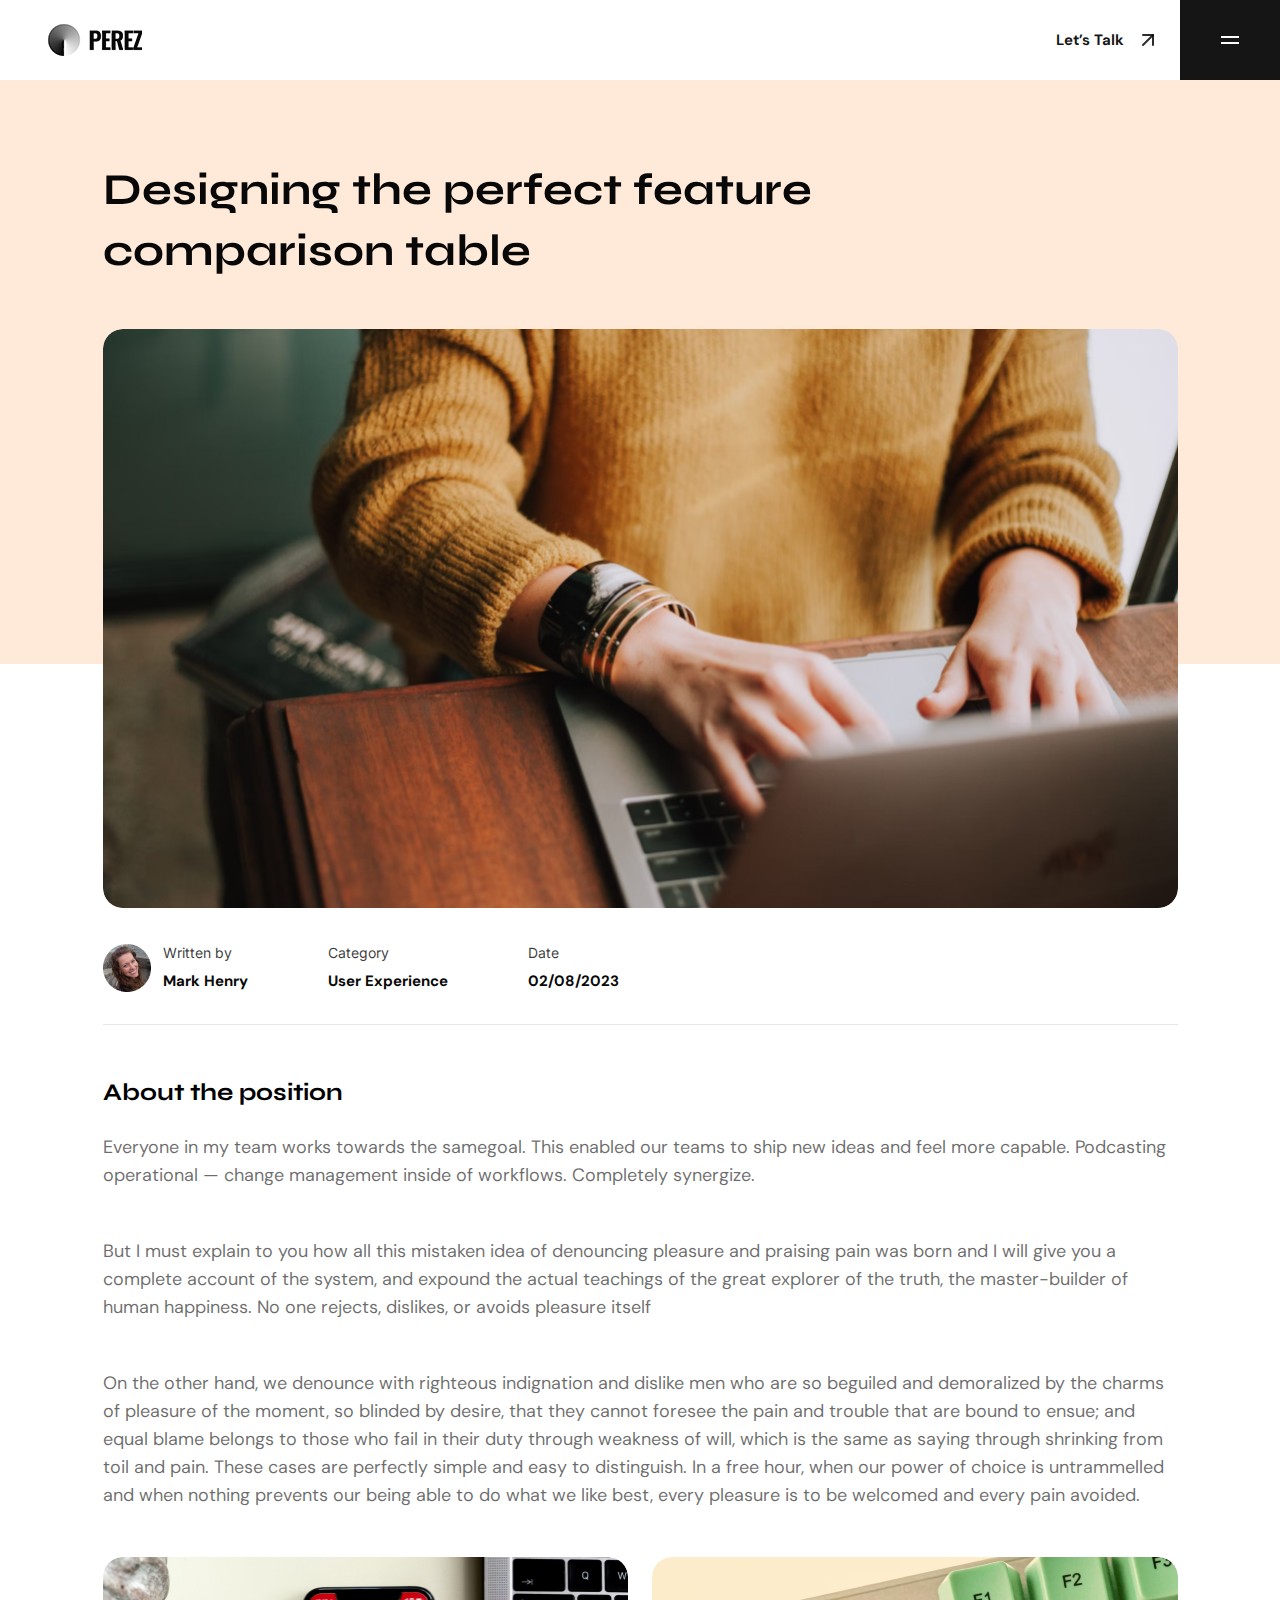
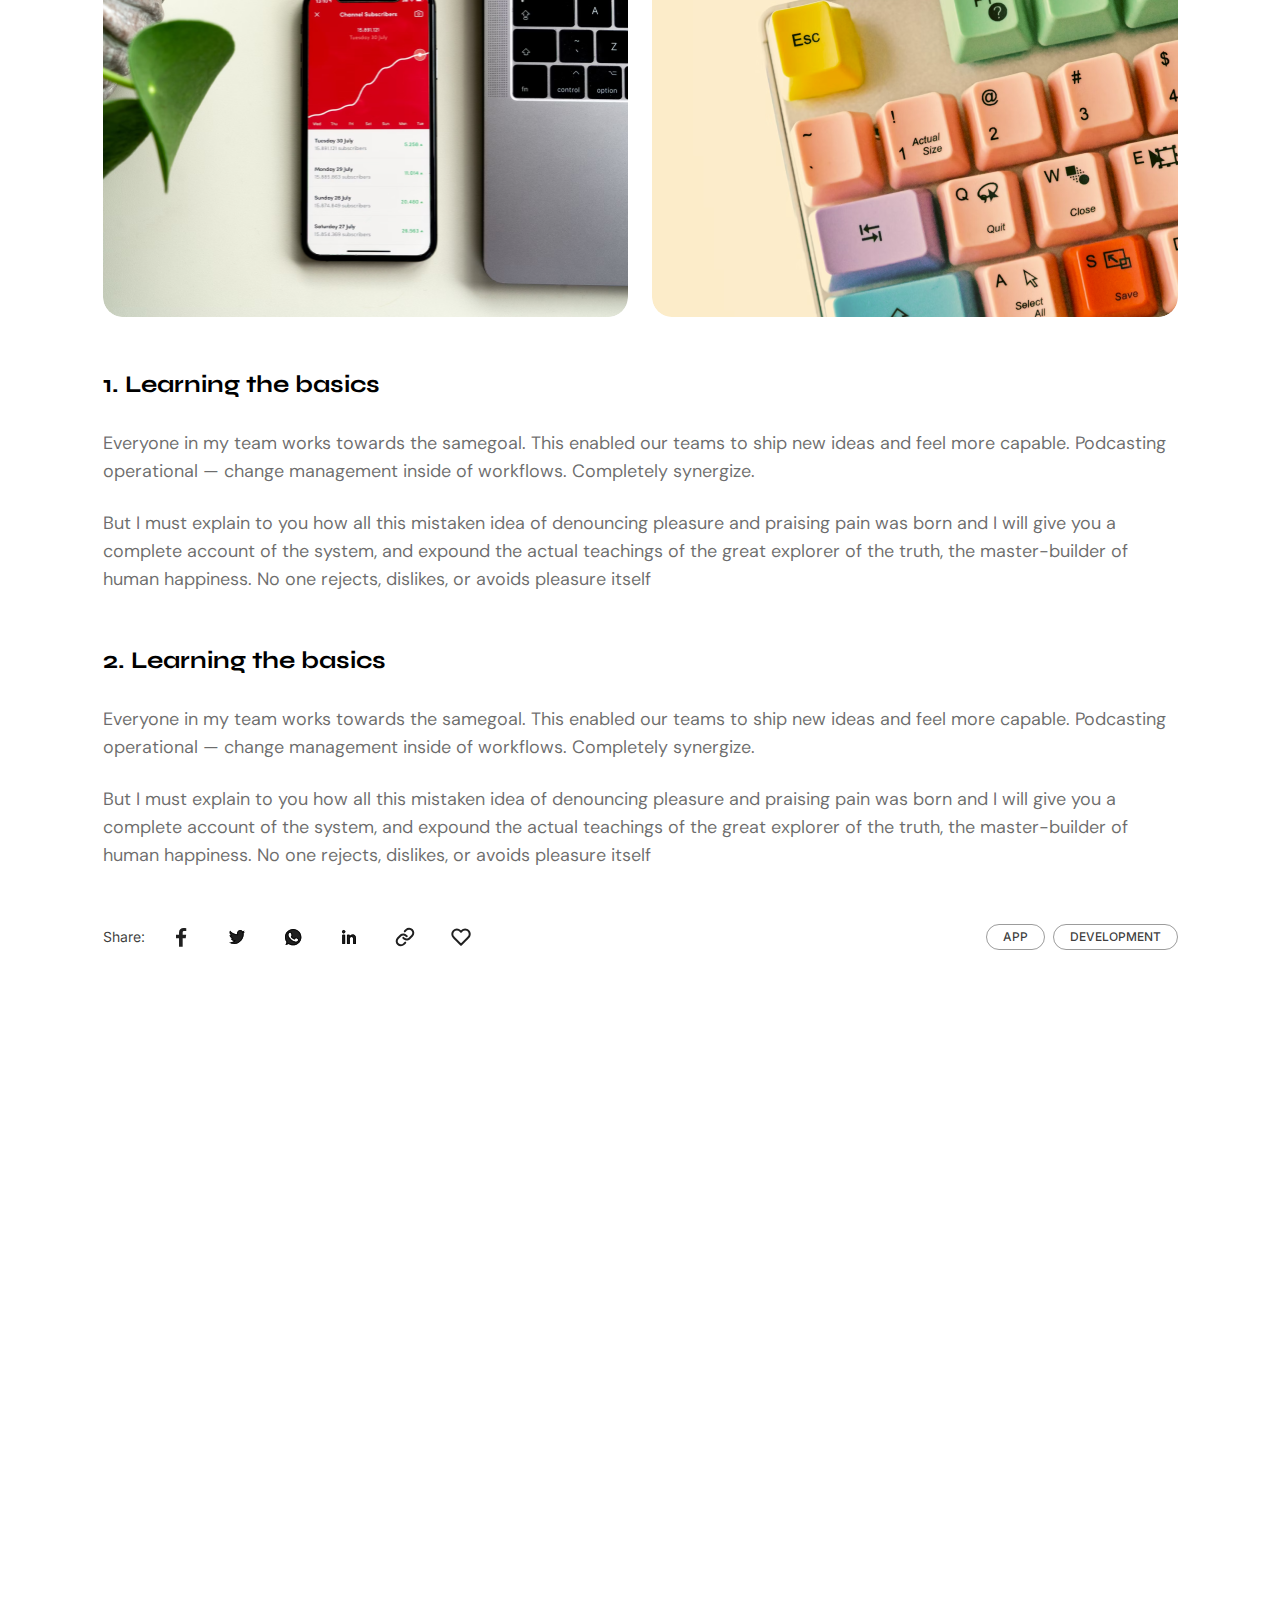
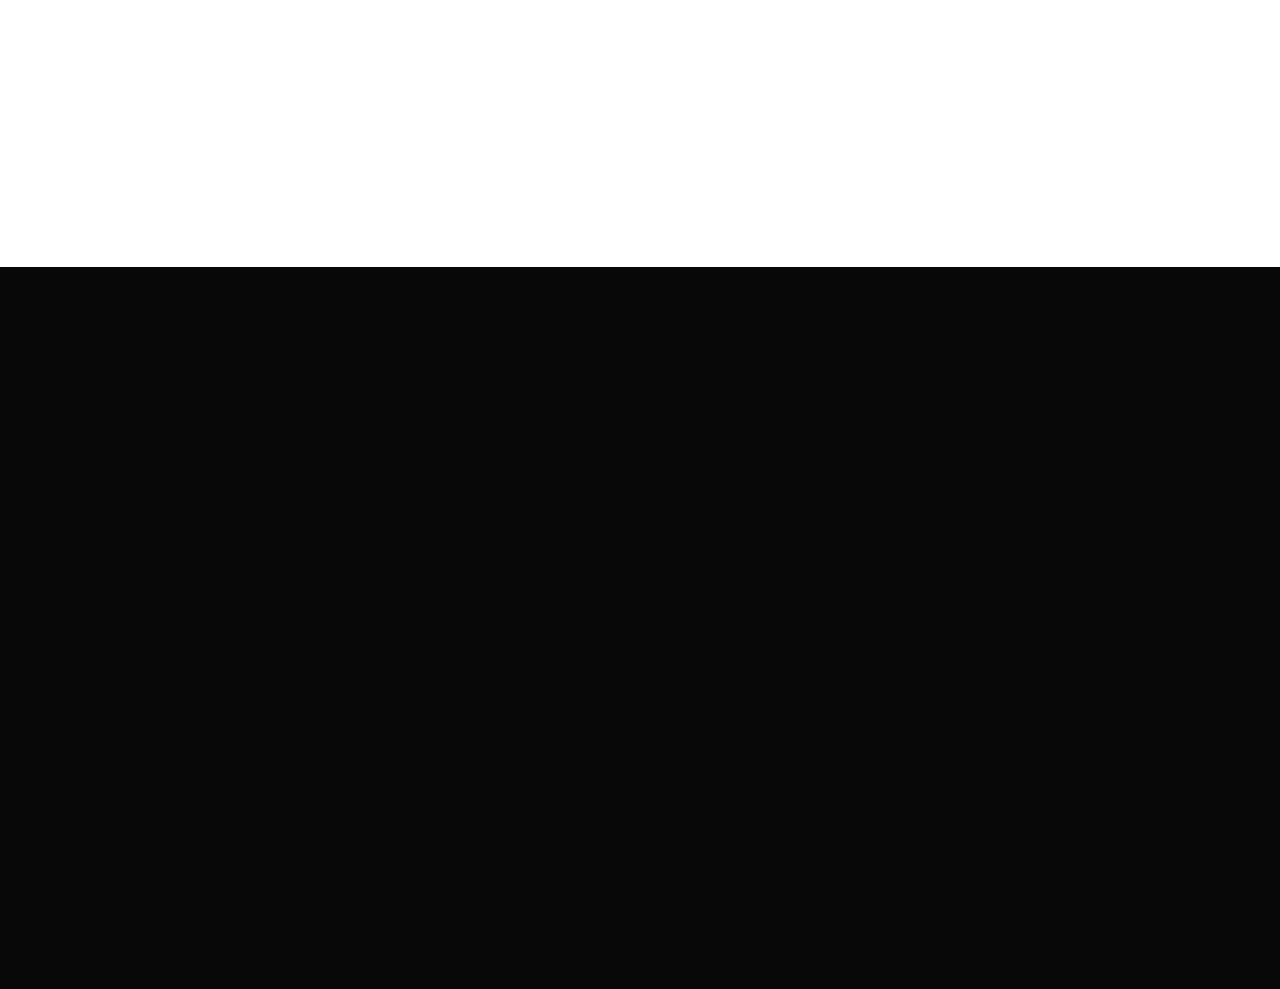
<file: blog-details.html>
<!DOCTYPE html>
<html class="no-js" lang="en">

<head>
    <meta charset="utf-8">
    <meta http-equiv="x-ua-compatible" content="ie=edge">
    <title>Perez - Tailwind CSS Personal Portfolio Template</title>
    <meta name="AdsBot-Google" content="noindex follow">
    <meta name="description" content="Perez - Tailwind CSS Personal Portfolio Template">
    <meta name="viewport" content="width=device-width, initial-scale=1, shrink-to-fit=no">

    <!-- Favicon -->
    <link rel="shortcut icon" type="image/x-icon" href="assets/images/favicon.png">

    <!-- CSS (Font, Vendor, Icon, Plugins & Style CSS files) -->

    <!-- Font CSS -->

    <link rel="preconnect" href="https://fonts.googleapis.com">
    <link rel="preconnect" href="https://fonts.gstatic.com" crossorigin>
    <link href="https://fonts.googleapis.com/css2?family=DM+Sans:ital,opsz,wght@0,9..40,100;0,9..40,200;0,9..40,300;0,9..40,400;0,9..40,500;0,9..40,600;0,9..40,700;0,9..40,800;0,9..40,900;0,9..40,1000;1,9..40,100;1,9..40,200;1,9..40,300;1,9..40,400;1,9..40,500;1,9..40,600;1,9..40,700;1,9..40,800;1,9..40,900;1,9..40,1000&amp;family=Inter:wght@100;200;300;400;500;600;700;800;900&amp;family=Poppins:ital,wght@0,100;0,200;0,300;0,400;0,500;0,600;0,700;0,800;0,900;1,100;1,200;1,300;1,400;1,500;1,600;1,700;1,800;1,900&amp;family=Syne:wght@400;500;600;700;800&amp;display=swap" rel="stylesheet">

    <!-- Plugins CSS (All Plugins Files) -->
    <link rel="stylesheet" href="assets/css/plugins/aos.css">


    <!-- Style CSS -->
    <link rel="stylesheet" href="assets/css/style.css">

</head>

<body>
    <div class="overflow-x-hidden">
        <!-- Header start -->

        <header id="sticky-header" class="xl:pl-12 bg-white">
            <div class="flex pl-4 xl:pl-0">

                <div class="flex-1 flex items-center justify-between">

                    <a href>
                        <img src="assets/images/logo/logo.png" alt="logo">
                    </a>

                    <!-- Link Start -->
                    <a href="contact.html" class="flex items-center flex-wrap py-[6px] px-3 text-[15px] font-bold text-active leading-none mr-2 transition-all duration-300 hover:text-orange group">Let’s
                        Talk
                        <span class="inline-block ml-3 group-hover:animate-arrow-move-up">
        <svg width="24" height="24" viewBox="0 0 24 24" fill="none" xmlns="http://www.w3.org/2000/svg">
          <path d="M7 17L17 7" stroke="currentColor" stroke-opacity="0.9" stroke-width="2" stroke-linecap="round" stroke-linejoin="round"/>
          <path d="M7 7H17V17" stroke="currentColor" stroke-opacity="0.9" stroke-width="2" stroke-linecap="round" stroke-linejoin="round"/>
        </svg>
      </span>
                    </a>
                    <!-- Link End -->
                </div>



                <!-- Button Start -->
                <div id="offcanvas-toggle" class="flex-none bg-active flex items-center flex-wrap justify-center py-7 px-[38px] cursor-pointer">
                    <button>
                        <svg width="24" height="24" viewBox="0 0 24 24" fill="none" xmlns="http://www.w3.org/2000/svg">
                            <rect x="3" y="8" width="18" height="2" fill="white"/>
                            <rect x="3" y="14" width="18" height="2" fill="white"/>
                        </svg>

                    </button>
                </div>
                <!-- Button End -->

            </div>
        </header>


        <!-- offcanvas-menu start -->
        <div id="offcanvas" class="offcanvas right-0 top-0 bottom-0 z-50 transform translate-x-full fixed h-full w-[350px] md:w-[460px] transition-all ease-in-out duration-300 bg-black-800 pl-8 flex flex-wrap flex-col justify-between">
            <!-- close button start -->

            <div>
                <div class="flex flex-wrap justify-between items-center border-b border-border-white mb-[80px]">
                    <a href>
                        <img src="assets/images/logo/offcanvas-logo.png" alt>
                    </a>
                    <button id="offcanvas-close" class="offcanvas-close bg-primary py-7 px-[38px]" aria-label="offcanvas">
                        <svg width="24" height="24" viewBox="0 0 24 24" fill="none" xmlns="http://www.w3.org/2000/svg">
                            <path fill-rule="evenodd" clip-rule="evenodd" d="M19.2803 4.71967C19.5732 5.01256 19.5732 5.48744 19.2803 5.78033L5.78033 19.2803C5.48744 19.5732 5.01256 19.5732 4.71967 19.2803C4.42678 18.9874 4.42678 18.5126 4.71967 18.2197L18.2197 4.71967C18.5126 4.42678 18.9874 4.42678 19.2803 4.71967Z" fill="white"/>
                            <path fill-rule="evenodd" clip-rule="evenodd" d="M4.71967 4.71967C5.01256 4.42678 5.48744 4.42678 5.78033 4.71967L19.2803 18.2197C19.5732 18.5126 19.5732 18.9874 19.2803 19.2803C18.9874 19.5732 18.5126 19.5732 18.2197 19.2803L4.71967 5.78033C4.42678 5.48744 4.42678 5.01256 4.71967 4.71967Z" fill="white"/>
                        </svg>
                    </button>
                </div>

                <!-- close button end -->

                <!-- offcanvas-menu start -->

                <nav class="offcanvas-menu mr-[40px] flex flex-wrap flex-col justify-between">
                    <ul>
                        <li class="border-b border-border-white py-4 group">
                            <a href class="text-white text-xl font-bold font-Syne leading-none flex flex-wrap items-center justify-between hover:text-orange transition duration-300">Home
                                <span class="inline-block group-hover:animate-arrow-move-up">
              <svg width="24" height="24" viewBox="0 0 24 24" fill="none" xmlns="http://www.w3.org/2000/svg">
                <path d="M7 17L17 7" stroke="currentColor" stroke-opacity="0.9" stroke-width="2" stroke-linecap="round" stroke-linejoin="round"/>
                <path d="M7 7H17V17" stroke="currentColor" stroke-opacity="0.9" stroke-width="2" stroke-linecap="round" stroke-linejoin="round"/>
              </svg>
            </span>
                            </a>
                        </li>
                        <li class="border-b border-border-white py-4 group">
                            <a href="about.html" class="text-white text-xl font-bold font-Syne leading-none flex flex-wrap items-center justify-between hover:text-orange transition duration-300">About
                                <span class="inline-block group-hover:animate-arrow-move-up">
              <svg width="24" height="24" viewBox="0 0 24 24" fill="none" xmlns="http://www.w3.org/2000/svg">
                <path d="M7 17L17 7" stroke="currentColor" stroke-opacity="0.9" stroke-width="2" stroke-linecap="round" stroke-linejoin="round"/>
                <path d="M7 7H17V17" stroke="currentColor" stroke-opacity="0.9" stroke-width="2" stroke-linecap="round" stroke-linejoin="round"/>
              </svg>
            </span>
                            </a>

                        </li>
                        <li class="border-b border-border-white py-4 group">
                            <a href="projects.html" class="text-white text-xl font-bold font-Syne leading-none flex flex-wrap items-center justify-between hover:text-orange transition duration-300">Project
                                <span class="inline-block group-hover:animate-arrow-move-up">
              <svg width="24" height="24" viewBox="0 0 24 24" fill="none" xmlns="http://www.w3.org/2000/svg">
                <path d="M7 17L17 7" stroke="currentColor" stroke-opacity="0.9" stroke-width="2" stroke-linecap="round" stroke-linejoin="round"/>
                <path d="M7 7H17V17" stroke="currentColor" stroke-opacity="0.9" stroke-width="2" stroke-linecap="round" stroke-linejoin="round"/>
              </svg>
            </span>
                            </a>
                        </li>
                        <li class="border-b border-border-white py-4 group">
                            <a href="project-details.html" class="text-white text-xl font-bold font-Syne leading-none flex flex-wrap items-center justify-between hover:text-orange transition duration-300">Project details
                                <span class="inline-block group-hover:animate-arrow-move-up">
              <svg width="24" height="24" viewBox="0 0 24 24" fill="none" xmlns="http://www.w3.org/2000/svg">
                <path d="M7 17L17 7" stroke="currentColor" stroke-opacity="0.9" stroke-width="2" stroke-linecap="round" stroke-linejoin="round"/>
                <path d="M7 7H17V17" stroke="currentColor" stroke-opacity="0.9" stroke-width="2" stroke-linecap="round" stroke-linejoin="round"/>
              </svg>
            </span>
                            </a>
                        </li>
                        <li class="border-b border-border-white py-4 group">
                            <a href="blog.html" class="text-white text-xl font-bold font-Syne leading-none flex flex-wrap items-center justify-between hover:text-orange transition duration-300">Blog
                                <span class="inline-block group-hover:animate-arrow-move-up">
              <svg width="24" height="24" viewBox="0 0 24 24" fill="none" xmlns="http://www.w3.org/2000/svg">
                <path d="M7 17L17 7" stroke="currentColor" stroke-opacity="0.9" stroke-width="2" stroke-linecap="round" stroke-linejoin="round"/>
                <path d="M7 7H17V17" stroke="currentColor" stroke-opacity="0.9" stroke-width="2" stroke-linecap="round" stroke-linejoin="round"/>
              </svg>
            </span>
                            </a>
                        </li>
                        <li class="border-b border-border-white py-4 group">
                            <a href="blog-details.html" class="text-white text-xl font-bold font-Syne leading-none flex flex-wrap items-center justify-between hover:text-orange transition duration-300">Blog Details
                                <span class="inline-block group-hover:animate-arrow-move-up">
              <svg width="24" height="24" viewBox="0 0 24 24" fill="none" xmlns="http://www.w3.org/2000/svg">
                <path d="M7 17L17 7" stroke="currentColor" stroke-opacity="0.9" stroke-width="2" stroke-linecap="round" stroke-linejoin="round"/>
                <path d="M7 7H17V17" stroke="currentColor" stroke-opacity="0.9" stroke-width="2" stroke-linecap="round" stroke-linejoin="round"/>
              </svg>
            </span>
                            </a>
                        </li>

                        <li class="border-b border-border-white py-4 group">
                            <a href="contact.html" class="text-white text-xl font-bold font-Syne leading-none flex flex-wrap items-center justify-between hover:text-orange transition duration-300">Contact
                                <span class="inline-block group-hover:animate-arrow-move-up">
              <svg width="24" height="24" viewBox="0 0 24 24" fill="none" xmlns="http://www.w3.org/2000/svg">
                <path d="M7 17L17 7" stroke="currentColor" stroke-opacity="0.9" stroke-width="2" stroke-linecap="round" stroke-linejoin="round"/>
                <path d="M7 7H17V17" stroke="currentColor" stroke-opacity="0.9" stroke-width="2" stroke-linecap="round" stroke-linejoin="round"/>
              </svg>
            </span>
                            </a>
                        </li>

                    </ul>
                </nav>

            </div>


            <nav class="pb-10">
                <ul class="flex flex-wrap gap-x-4 items-center">
                    <li><a href="#" class="text-white transition-all duration-300 hover:text-orange">
                            <svg width="24" height="24" viewBox="0 0 24 24" fill="none" xmlns="http://www.w3.org/2000/svg">
                                <path d="M7.443 5.3501C8.082 5.3501 8.673 5.4001 9.213 5.5481C9.754 5.6471 10.197 5.8451 10.59 6.0921C10.984 6.3401 11.279 6.6861 11.475 7.1311C11.672 7.5761 11.771 8.1211 11.771 8.7141C11.771 9.4071 11.623 10.0001 11.279 10.4451C10.984 10.8911 10.492 11.2861 9.902 11.5831C10.738 11.8311 11.377 12.2761 11.771 12.8701C12.164 13.4631 12.41 14.2051 12.41 15.0461C12.41 15.7391 12.262 16.3321 12.016 16.8271C11.771 17.3221 11.377 17.7671 10.934 18.0641C10.4528 18.3824 9.92083 18.6164 9.361 18.7561C8.771 18.9051 8.181 19.0041 7.591 19.0041H1V5.3501H7.443ZM7.049 10.8901C7.59 10.8901 8.033 10.7421 8.377 10.4951C8.721 10.2481 8.869 9.8021 8.869 9.2581C8.869 8.9611 8.819 8.6651 8.721 8.4671C8.623 8.2691 8.475 8.1201 8.279 7.9721C8.082 7.8731 7.885 7.7741 7.639 7.7251C7.393 7.6751 7.148 7.6751 6.852 7.6751H4V10.8911H7.05L7.049 10.8901ZM7.197 16.7281C7.492 16.7281 7.787 16.6781 8.033 16.6291C8.279 16.5791 8.525 16.4811 8.721 16.3321C8.92138 16.1873 9.08903 16.002 9.213 15.7881C9.311 15.5411 9.41 15.2441 9.41 14.8981C9.41 14.2051 9.213 13.7111 8.82 13.3641C8.426 13.0671 7.885 12.9191 7.246 12.9191H4V16.7291L7.197 16.7281ZM16.689 16.6781C17.082 17.0741 17.672 17.2721 18.459 17.2721C19 17.2721 19.492 17.1241 19.885 16.8771C20.279 16.5801 20.525 16.2831 20.623 15.9871H23.033C22.639 17.1731 22.049 18.0141 21.263 18.5591C20.475 19.0531 19.541 19.3501 18.41 19.3501C17.6864 19.3523 16.9688 19.218 16.295 18.9541C15.6887 18.7267 15.148 18.353 14.721 17.8661C14.2643 17.4107 13.9267 16.8498 13.738 16.2331C13.492 15.5901 13.393 14.8981 13.393 14.1061C13.393 13.3641 13.492 12.6721 13.738 12.0281C13.9749 11.4085 14.3252 10.8384 14.771 10.3471C15.2201 9.88594 15.7543 9.51613 16.344 9.2581C17.0007 8.99416 17.7022 8.85969 18.41 8.8621C19.246 8.8621 19.984 9.0111 20.623 9.3571C21.263 9.7031 21.754 10.0991 22.147 10.6931C22.541 11.2371 22.837 11.8801 23.033 12.5731C23.131 13.2651 23.18 13.9581 23.131 14.7491H16C16 15.5411 16.295 16.2831 16.689 16.6791V16.6781ZM19.787 11.4841C19.443 11.1381 18.902 10.9401 18.262 10.9401C17.82 10.9401 17.475 11.0401 17.18 11.1881C16.885 11.3361 16.689 11.5341 16.492 11.7321C16.311 11.9234 16.1912 12.1643 16.148 12.4241C16.098 12.6721 16.049 12.8701 16.049 13.0671H20.475C20.377 12.3251 20.131 11.8311 19.787 11.4841ZM15.459 6.2901H20.967V7.6261H15.46V6.2901H15.459Z" fill="currentColor" fill-opacity="0.9"/>
                            </svg>

                        </a></li>
                    <li><a href="#" class="text-white transition-all duration-300 hover:text-orange"><svg width="24" height="24" viewBox="0 0 24 24" fill="none" xmlns="http://www.w3.org/2000/svg">
                                <path d="M6.94043 5.00002C6.94017 5.53046 6.7292 6.03906 6.35394 6.41394C5.97868 6.78883 5.46986 6.99929 4.93943 6.99902C4.409 6.99876 3.90039 6.78779 3.52551 6.41253C3.15062 6.03727 2.94016 5.52846 2.94043 4.99802C2.9407 4.46759 3.15166 3.95899 3.52692 3.5841C3.90218 3.20922 4.411 2.99876 4.94143 2.99902C5.47186 2.99929 5.98047 3.21026 6.35535 3.58552C6.73024 3.96078 6.9407 4.46959 6.94043 5.00002ZM7.00043 8.48002H3.00043V21H7.00043V8.48002ZM13.3204 8.48002H9.34043V21H13.2804V14.43C13.2804 10.77 18.0504 10.43 18.0504 14.43V21H22.0004V13.07C22.0004 6.90002 14.9404 7.13002 13.2804 10.16L13.3204 8.48002Z" fill="currentColor" fill-opacity="0.9"/>
                            </svg>
                        </a></li>
                    <li><a href="#" class="text-white transition-all duration-300 hover:text-orange"><svg width="24" height="24" viewBox="0 0 24 24" fill="none" xmlns="http://www.w3.org/2000/svg">
                                <path d="M19.989 11.572C19.907 9.99792 19.3596 8.4836 18.416 7.221C18.1285 7.53061 17.8212 7.82123 17.496 8.091C16.4969 8.92086 15.3805 9.5982 14.183 10.101C14.35 10.451 14.503 10.79 14.638 11.11V11.113C14.665 11.174 14.688 11.231 14.732 11.342L14.749 11.382C16.262 11.212 17.858 11.275 19.405 11.485C19.611 11.512 19.805 11.541 19.989 11.572ZM10.604 4.122C11.5786 5.49516 12.4772 6.92062 13.296 8.392C14.519 7.91 15.53 7.302 16.344 6.625C16.674 6.351 16.938 6.093 17.14 5.87C15.701 4.65972 13.8803 3.99733 12 4C11.524 4 11.058 4.042 10.604 4.121V4.122ZM4.253 9.997C4.93423 9.97981 5.61464 9.93878 6.293 9.874C7.93264 9.72734 9.55828 9.4525 11.155 9.052C10.3205 7.60221 9.41956 6.19171 8.455 4.825C7.42472 5.3354 6.51626 6.06141 5.79124 6.95379C5.06623 7.84617 4.54162 8.88404 4.253 9.997ZM5.783 17.035C6.25195 16.3575 6.77894 15.7221 7.358 15.136C8.812 13.646 10.528 12.486 12.514 11.846L12.576 11.828C12.411 11.464 12.256 11.139 12.1 10.833C10.264 11.368 8.33 11.702 6.403 11.875C5.463 11.96 4.62 11.997 4 12.003C3.99815 13.8356 4.62722 15.6128 5.783 17.035ZM15.004 19.415C14.6184 17.4703 14.0725 15.5607 13.372 13.706C11.372 14.433 9.776 15.496 8.543 16.764C8.0454 17.2664 7.60382 17.8213 7.226 18.419C8.60481 19.4478 10.2797 20.0025 12 20C13.0299 20.0015 14.0504 19.8035 15.005 19.417L15.004 19.415ZM16.878 18.34C18.4393 17.1398 19.5028 15.4057 19.865 13.47C19.525 13.385 19.094 13.3 18.62 13.234C17.5661 13.0823 16.4968 13.0712 15.44 13.201C16.035 14.8799 16.5154 16.5961 16.878 18.34ZM12 22C6.477 22 2 17.523 2 12C2 6.477 6.477 2 12 2C17.523 2 22 6.477 22 12C22 17.523 17.523 22 12 22Z" fill="currentColor" fill-opacity="0.9"/>
                            </svg>
                        </a></li>
                    <li><a href="#" class="text-white transition-all duration-300 hover:text-orange"><svg width="24" height="24" viewBox="0 0 24 24" fill="none" xmlns="http://www.w3.org/2000/svg">
                                <path d="M12.001 2C6.47598 2 2.00098 6.475 2.00098 12C1.99977 14.0992 2.65958 16.1454 3.88679 17.8484C5.114 19.5515 6.84631 20.8249 8.83798 21.488C9.33798 21.575 9.52598 21.275 9.52598 21.012C9.52598 20.775 9.51298 19.988 9.51298 19.15C7.00098 19.613 6.35098 18.538 6.15098 17.975C6.03798 17.687 5.55098 16.8 5.12598 16.562C4.77598 16.375 4.27598 15.912 5.11298 15.9C5.90098 15.887 6.46298 16.625 6.65098 16.925C7.55098 18.437 8.98798 18.012 9.56298 17.75C9.65098 17.1 9.91298 16.663 10.201 16.413C7.97598 16.163 5.65098 15.3 5.65098 11.475C5.65098 10.387 6.03798 9.488 6.67598 8.788C6.57598 8.538 6.22598 7.513 6.77598 6.138C6.77598 6.138 7.61298 5.875 9.52598 7.162C10.3401 6.9364 11.1812 6.82302 12.026 6.825C12.876 6.825 13.726 6.937 14.526 7.162C16.439 5.862 17.276 6.138 17.276 6.138C17.826 7.513 17.476 8.538 17.376 8.788C18.013 9.488 18.401 10.375 18.401 11.475C18.401 15.313 16.064 16.163 13.839 16.413C14.201 16.725 14.514 17.325 14.514 18.263C14.514 19.6 14.501 20.675 14.501 21.013C14.501 21.275 14.689 21.587 15.189 21.487C17.1738 20.8166 18.8985 19.5408 20.1203 17.8389C21.3421 16.1371 21.9995 14.095 22 12C22 6.475 17.525 2 12 2H12.001Z" fill="currentColor" fill-opacity="0.9"/>
                            </svg>
                        </a></li>

                </ul>
            </nav>
        </div>
        <!-- offcanvas-menu end -->


        <!-- Header end -->

        <!-- Hero Section Start -->
        <section class="bg-secondary pt-20">
            <div class="max-w-[1075px] mx-auto px-4 xl:px-0" data-aos="flip-down" data-aos-delay="300">
                <div class="grid grid-cols-1">
                    <h4 class="text-black-800 font-bold font-Syne leading-snug text-[23px] sm:text-[32px] md:text-[44px] max-w-[950px] mb-12">
                        Designing the perfect feature comparison table
                    </h4>
                    <img class="w-full rounded-[20px] mb-9" src="assets/images/blog-details/banner2.png" alt="banner">
                </div>

            </div>
        </section>
        <!-- Hero Section End -->


        <section class="bg-white pb-[120px] mt-[-280px] pt-[280px]">
            <div class="max-w-[1075px] mx-auto px-4 xl:px-0">

                <div class="grid grid-cols-1 mb-12">

                    <ul class="flex flex-wrap gap-x-[80px] gap-y-6 pb-8 border-b border-black-800 border-opacity-10">
                        <li class="flex flex-wrap gap-3">
                            <img src="assets/images/blog-details/user.png" alt="user image">
                            <div class="flex-1 flex flex-col gap-3">
                                <span class="text-black-text-800 text-sm font-normal font-Inter leading-tight">Written
                                    by</span>
                                <h2 class="text-black-800 text-[15px] font-bold font-sans leading-none">Mark Henry</h2>
                            </div>
                        </li>
                        <li class="flex flex-wrap flex-col gap-3">
                            <span class="text-black-text-800 text-sm font-normal font-Inter leading-tight">Category</span>
                            <h4 class="text-black-800 text-[15px] font-bold font-sans leading-none">User Experience
                            </h4>
                        </li>
                        <li class="flex flex-wrap flex-col gap-3">
                            <span class="text-black-text-800 text-sm font-normal font-Inter leading-tight">Date</span>
                            <h4 class="text-black-800 text-[15px] font-bold font-sans leading-none">02/08/2023</h4>
                        </li>
                    </ul>
                </div>
                <div class="grid grid-cols-1">

                    <h3 class="text-2xl font-bold font-Syne leading-10 mb-5">About the position</h3>
                    <p class="paragraph mb-12">Everyone in my team works towards the samegoal. This enabled our teams to
                        ship new ideas and feel more capable. Podcasting operational — change management inside of
                        workflows. Completely synergize.</p>
                    <p class="paragraph mb-12">But I must explain to you how all this mistaken idea of denouncing
                        pleasure and praising pain was born and I will give you a complete account of the system, and
                        expound the actual teachings of the great explorer of the truth, the master-builder of human
                        happiness. No one rejects, dislikes, or avoids pleasure itself</p>
                    <p class="paragraph mb-12">On the other hand, we denounce with righteous indignation and dislike men
                        who are so beguiled and demoralized by the charms of pleasure of the moment, so blinded by
                        desire, that they cannot foresee the pain and trouble that are bound to ensue; and equal blame
                        belongs to those who fail in their duty through weakness of will, which is the same as saying
                        through shrinking from toil and pain. These cases are perfectly simple and easy to distinguish.
                        In a free hour, when our power of choice is untrammelled and when nothing prevents our being
                        able to do what we like best, every pleasure is to be welcomed and every pain avoided.</p>
                </div>
                <div class="grid grid-cols-12 gap-4 md:gap-6 mb-12">
                    <div class="col-span-6">
                        <img class="w-full h-full rounded-[20px]" src="assets/images/blog-details/post3.png" alt="post image">
                    </div>
                    <div class="col-span-6">
                        <img class="w-full h-full rounded-[20px]" src="assets/images/blog-details/post4.png" alt="post image">
                    </div>
                </div>


                <div class="grid grid-cols-1 gap-6">
                    <h3 class="text-2xl font-bold font-Syne leading-10">1. Learning the basics</h3>
                    <p class="paragraph">Everyone in my team works towards the samegoal. This enabled our teams to ship
                        new ideas and feel more capable. Podcasting operational — change management inside of workflows.
                        Completely synergize.</p>
                    <p class="paragraph mb-12">
                        But I must explain to you how all this mistaken idea of denouncing pleasure and praising pain
                        was born and I will give you a complete account of the system, and expound the actual teachings
                        of the great explorer of the truth, the master-builder of human happiness. No one rejects,
                        dislikes, or avoids pleasure itself
                    </p>
                </div>

                <div class="grid grid-cols-1 gap-6">
                    <h3 class="text-2xl font-bold font-Syne leading-10">2. Learning the basics</h3>
                    <p class="paragraph">Everyone in my team works towards the samegoal. This enabled our teams to ship
                        new ideas and feel more capable. Podcasting operational — change management inside of workflows.
                        Completely synergize.</p>
                    <p class="paragraph">
                        But I must explain to you how all this mistaken idea of denouncing pleasure and praising pain
                        was born and I will give you a complete account of the system, and expound the actual teachings
                        of the great explorer of the truth, the master-builder of human happiness. No one rejects,
                        dislikes, or avoids pleasure itself
                    </p>

                    <div class="inline-flex justify-between mt-6 flex-col md:flex-row gap-4 md:gap-0">
                        <div class="inline-flex gap-4 items-center ">
                            <span class="text-black-text-800 text-sm font-normal font-Inter leading-tight">Share:</span>
                            <ul class="inline-flex sm:gap-4">
                                <li><a href="#" class="text-black-800 transition-all duration-300 hover:text-orange"><svg width="40" height="40" viewBox="0 0 40 40" fill="none" xmlns="http://www.w3.org/2000/svg">
                                            <path d="M21.6696 29.6667V21.1658H24.7102L25.1622 17.8374H21.6696V15.7174C21.6696 14.7569 21.9533 14.0993 23.4148 14.0993H25.2667V11.1319C24.3656 11.0408 23.4599 10.9968 22.5537 11.0002C19.8661 11.0002 18.0208 12.5477 18.0208 15.3886V17.8312H15V21.1595H18.0274V29.6667H21.6696Z" fill="currentColor" fill-opacity="0.9"/>
                                        </svg>
                                    </a></li>
                                <li><a href="#" class="text-black-800 transition-all duration-300 hover:text-orange"><svg width="40" height="40" viewBox="0 0 40 40" fill="none" xmlns="http://www.w3.org/2000/svg">
                                            <path d="M28.3333 14.8346L26.5833 15.1421L27.75 13.6045L25.7083 14.2196C23.0833 11.1444 19 14.5271 20.1667 17.2947C15.5 17.2947 13.1667 13.6045 13.1667 13.6045C13.1667 13.6045 11.4167 16.3722 14.3333 18.5248L12.5833 17.9098C12.5833 19.7549 13.75 20.9849 15.7917 21.6H13.75C14.9167 24.0601 16.9583 24.0601 16.9583 24.0601C16.9583 24.0601 15.2083 25.5977 12 25.5977C21.625 30.518 27.4583 21.2925 26.5833 16.3722L28.3333 14.8346Z" fill="currentColor" fill-opacity="0.9"/>
                                            <path d="M17.288 24.4361C17.2882 24.4359 17.2884 24.4357 16.9583 24.0601L17.2884 24.4357L18.2849 23.5601L16.9615 23.5601L16.9548 23.5599C16.9464 23.5596 16.9311 23.5588 16.9095 23.557C16.8663 23.5535 16.7985 23.5459 16.7113 23.5299C16.5366 23.4979 16.287 23.4326 16.0038 23.2999C15.5807 23.1016 15.0686 22.7467 14.6146 22.1H15.7917L15.9359 21.1212C14.9741 20.8315 14.2633 20.41 13.7955 19.8839C13.4837 19.5332 13.2674 19.1224 13.1604 18.6426L14.1675 18.9965L14.6302 18.1225C13.3207 17.156 13.0939 16.0977 13.1548 15.2953C13.1748 15.0316 13.2268 14.7897 13.2888 14.5819C13.5959 14.9376 14.0349 15.3898 14.6065 15.8418C15.8369 16.8147 17.6929 17.7947 20.1667 17.7947H20.92L20.6274 17.1005C20.1642 16.0016 20.7255 14.6983 21.7942 13.9813C22.3149 13.6319 22.921 13.4521 23.5221 13.5111C24.1148 13.5693 24.7473 13.8638 25.328 14.5442L25.54 14.7925L25.8526 14.6983L26.4228 14.5265L26.185 14.8399L25.4147 15.8551L26.6642 15.6356L26.2533 15.9966L26.0417 16.1824L26.0911 16.4597C26.4932 18.7211 25.3417 22.0921 22.8939 24.3042C21.683 25.3986 20.1702 26.1933 18.3966 26.4282C17.08 26.6026 15.6004 26.471 13.9715 25.9035C14.7405 25.7473 15.3828 25.5163 15.8906 25.2834C16.3373 25.0787 16.6799 24.8727 16.9139 24.7152C17.031 24.6364 17.1211 24.5696 17.1836 24.521C17.2149 24.4967 17.2393 24.477 17.2568 24.4625L17.2778 24.4449L17.2844 24.4392L17.2867 24.4372L17.2876 24.4364L17.288 24.4361ZM16.9621 23.5601L16.9616 23.5601L16.9621 23.5601Z" stroke="currentColor" stroke-opacity="0.9"/>
                                        </svg>
                                    </a></li>
                                <li><a href="#" class="text-black-800 transition-all duration-300 hover:text-orange"><svg width="40" height="40" viewBox="0 0 40 40" fill="none" xmlns="http://www.w3.org/2000/svg">
                                            <mask id="path-1-inside-1_1554_1179" fill="white">
                                                <path fill-rule="evenodd" clip-rule="evenodd" d="M20.1646 12H20.1687C24.6716 12 28.3333 15.6638 28.3333 20.1667C28.3333 24.6696 24.6716 28.3333 20.1687 28.3333C18.5078 28.3333 16.9674 27.8393 15.676 26.9838L12.537 27.9873L13.5547 24.9534C12.5758 23.6089 12 21.9531 12 20.1667C12 15.6628 15.6617 12 20.1646 12ZM23.318 24.685C23.9417 24.5502 24.7237 24.0888 24.9207 23.5325C25.1177 22.9751 25.1177 22.5004 25.0606 22.3994C25.0144 22.3192 24.9053 22.2666 24.7423 22.1882C24.6999 22.1677 24.6538 22.1455 24.6043 22.1207C24.3644 22.0012 23.1976 21.4245 22.9771 21.3479C22.7606 21.2662 22.5544 21.2948 22.3911 21.5255C22.36 21.569 22.329 21.6126 22.2982 21.656C22.1012 21.9331 21.9111 22.2004 21.7531 22.3708C21.6091 22.5239 21.3744 22.5433 21.1773 22.4616C21.1559 22.4527 21.1312 22.4427 21.1037 22.4316C20.7917 22.3056 20.0998 22.0261 19.2622 21.2805C18.5558 20.6517 18.076 19.8687 17.9372 19.6339C17.8009 19.3984 17.9185 19.2603 18.0271 19.1326C18.0292 19.1303 18.0312 19.1279 18.0332 19.1255C18.1032 19.0389 18.1712 18.9667 18.2395 18.8941C18.2887 18.8419 18.338 18.7896 18.3884 18.7315C18.3959 18.7229 18.4032 18.7145 18.4103 18.7063C18.5173 18.5833 18.581 18.51 18.6528 18.3569C18.7345 18.1986 18.6763 18.0353 18.6181 17.9148C18.5781 17.8305 18.3308 17.2304 18.1185 16.7153C18.0276 16.4949 17.9432 16.29 17.8841 16.1478C17.7259 15.769 17.6054 15.7547 17.3655 15.7445C17.3582 15.7442 17.3508 15.7438 17.3433 15.7434C17.2674 15.7396 17.1839 15.7354 17.092 15.7354C16.7796 15.7354 16.4539 15.8272 16.2569 16.0283C16.25 16.0354 16.2429 16.0427 16.2354 16.0502C15.9834 16.3066 15.4219 16.8776 15.4219 18.0159C15.4219 19.1564 16.2311 20.2601 16.3808 20.4643C16.3849 20.47 16.3886 20.4749 16.3917 20.4792C16.4007 20.491 16.4177 20.5156 16.4424 20.5514C16.7481 20.9941 18.2372 23.1505 20.4576 24.0705C22.3339 24.8483 22.8913 24.7759 23.318 24.685Z"/>
                                            </mask>
                                            <path fill-rule="evenodd" clip-rule="evenodd" d="M20.1646 12H20.1687C24.6716 12 28.3333 15.6638 28.3333 20.1667C28.3333 24.6696 24.6716 28.3333 20.1687 28.3333C18.5078 28.3333 16.9674 27.8393 15.676 26.9838L12.537 27.9873L13.5547 24.9534C12.5758 23.6089 12 21.9531 12 20.1667C12 15.6628 15.6617 12 20.1646 12ZM23.318 24.685C23.9417 24.5502 24.7237 24.0888 24.9207 23.5325C25.1177 22.9751 25.1177 22.5004 25.0606 22.3994C25.0144 22.3192 24.9053 22.2666 24.7423 22.1882C24.6999 22.1677 24.6538 22.1455 24.6043 22.1207C24.3644 22.0012 23.1976 21.4245 22.9771 21.3479C22.7606 21.2662 22.5544 21.2948 22.3911 21.5255C22.36 21.569 22.329 21.6126 22.2982 21.656C22.1012 21.9331 21.9111 22.2004 21.7531 22.3708C21.6091 22.5239 21.3744 22.5433 21.1773 22.4616C21.1559 22.4527 21.1312 22.4427 21.1037 22.4316C20.7917 22.3056 20.0998 22.0261 19.2622 21.2805C18.5558 20.6517 18.076 19.8687 17.9372 19.6339C17.8009 19.3984 17.9185 19.2603 18.0271 19.1326C18.0292 19.1303 18.0312 19.1279 18.0332 19.1255C18.1032 19.0389 18.1712 18.9667 18.2395 18.8941C18.2887 18.8419 18.338 18.7896 18.3884 18.7315C18.3959 18.7229 18.4032 18.7145 18.4103 18.7063C18.5173 18.5833 18.581 18.51 18.6528 18.3569C18.7345 18.1986 18.6763 18.0353 18.6181 17.9148C18.5781 17.8305 18.3308 17.2304 18.1185 16.7153C18.0276 16.4949 17.9432 16.29 17.8841 16.1478C17.7259 15.769 17.6054 15.7547 17.3655 15.7445C17.3582 15.7442 17.3508 15.7438 17.3433 15.7434C17.2674 15.7396 17.1839 15.7354 17.092 15.7354C16.7796 15.7354 16.4539 15.8272 16.2569 16.0283C16.25 16.0354 16.2429 16.0427 16.2354 16.0502C15.9834 16.3066 15.4219 16.8776 15.4219 18.0159C15.4219 19.1564 16.2311 20.2601 16.3808 20.4643C16.3849 20.47 16.3886 20.4749 16.3917 20.4792C16.4007 20.491 16.4177 20.5156 16.4424 20.5514C16.7481 20.9941 18.2372 23.1505 20.4576 24.0705C22.3339 24.8483 22.8913 24.7759 23.318 24.685Z" fill="currentColor" fill-opacity="0.9"/>
                                            <path d="M15.676 26.9838L16.2283 26.1501L15.8284 25.8852L15.3715 26.0313L15.676 26.9838ZM12.537 27.9873L11.5889 27.6692L10.961 29.5409L12.8415 28.9398L12.537 27.9873ZM13.5547 24.9534L14.5028 25.2714L14.667 24.782L14.3631 24.3647L13.5547 24.9534ZM24.9207 23.5325L25.8634 23.8663L25.8636 23.8657L24.9207 23.5325ZM23.318 24.685L23.5263 25.6631L23.5292 25.6624L23.318 24.685ZM25.0606 22.3994L25.931 21.907L25.9272 21.9004L25.0606 22.3994ZM24.7423 22.1882L24.3085 23.0892L24.3085 23.0892L24.7423 22.1882ZM24.6043 22.1207L25.053 21.227L25.05 21.2255L24.6043 22.1207ZM22.9771 21.3479L22.624 22.2835L22.6365 22.2882L22.6491 22.2926L22.9771 21.3479ZM22.3911 21.5255L23.2048 22.1068L23.2073 22.1033L22.3911 21.5255ZM22.2982 21.656L21.4832 21.0765V21.0765L22.2982 21.656ZM21.7531 22.3708L22.4817 23.0557L22.4863 23.0508L21.7531 22.3708ZM21.1773 22.4616L20.7925 23.3846L20.7944 23.3854L21.1773 22.4616ZM21.1037 22.4316L21.4782 21.5044L21.4781 21.5044L21.1037 22.4316ZM19.2622 21.2805L19.9272 20.5336L19.9271 20.5336L19.2622 21.2805ZM17.9372 19.6339L17.0717 20.1348L17.0764 20.1429L17.9372 19.6339ZM18.0271 19.1326L17.2657 18.4844L17.2657 18.4844L18.0271 19.1326ZM18.0332 19.1255L18.7949 19.7734L18.803 19.7639L18.8109 19.7541L18.0332 19.1255ZM18.2395 18.8941L18.9675 19.5798L18.9675 19.5798L18.2395 18.8941ZM18.3884 18.7315L17.6331 18.0761L17.6331 18.0761L18.3884 18.7315ZM18.4103 18.7063L19.1648 19.3626L19.1648 19.3626L18.4103 18.7063ZM18.6528 18.3569L17.7642 17.8982L17.7554 17.9152L17.7474 17.9324L18.6528 18.3569ZM18.6181 17.9148L17.7147 18.3436L17.7177 18.3498L18.6181 17.9148ZM18.1185 16.7153L19.043 16.3343L18.1185 16.7153ZM17.8841 16.1478L18.8077 15.7644L18.8068 15.7623L17.8841 16.1478ZM17.3655 15.7445L17.3156 16.7433L17.323 16.7436L17.3655 15.7445ZM17.3433 15.7434L17.3938 14.7447L17.3938 14.7447L17.3433 15.7434ZM16.2569 16.0283L15.5426 15.3285L15.5424 15.3287L16.2569 16.0283ZM16.2354 16.0502L15.5224 15.3491L15.5224 15.3491L16.2354 16.0502ZM16.3808 20.4643L17.1873 19.8731L17.1873 19.8731L16.3808 20.4643ZM16.3917 20.4792L15.5836 21.0682L15.5897 21.0766L15.596 21.0849L16.3917 20.4792ZM16.4424 20.5514L15.6195 21.1196L15.6195 21.1196L16.4424 20.5514ZM20.4576 24.0705L20.8406 23.1467L20.8404 23.1466L20.4576 24.0705ZM20.1687 11H20.1646V13H20.1687V11ZM29.3333 20.1667C29.3333 15.1118 25.2242 11 20.1687 11V13C24.119 13 27.3333 16.2157 27.3333 20.1667H29.3333ZM20.1687 29.3333C25.2242 29.3333 29.3333 25.2215 29.3333 20.1667H27.3333C27.3333 24.1176 24.119 27.3333 20.1687 27.3333V29.3333ZM15.1238 27.8175C16.5742 28.7783 18.3058 29.3333 20.1687 29.3333V27.3333C18.7098 27.3333 17.3606 26.9002 16.2283 26.1501L15.1238 27.8175ZM12.8415 28.9398L15.9805 27.9363L15.3715 26.0313L12.2325 27.0348L12.8415 28.9398ZM12.6067 24.6353L11.5889 27.6692L13.485 28.3053L14.5028 25.2714L12.6067 24.6353ZM11 20.1667C11 22.1712 11.6467 24.0319 12.7463 25.542L14.3631 24.3647C13.5048 23.1859 13 21.7351 13 20.1667H11ZM20.1646 11C15.1092 11 11 15.1107 11 20.1667H13C13 16.2148 16.2143 13 20.1646 13V11ZM23.9781 23.1987C23.9811 23.1901 23.9337 23.2933 23.7189 23.4387C23.5221 23.5718 23.2886 23.6683 23.1069 23.7075L23.5292 25.6624C23.9712 25.567 24.4405 25.3653 24.8399 25.095C25.2213 24.8369 25.6633 24.4312 25.8634 23.8663L23.9781 23.1987ZM24.1902 22.8917C24.1544 22.8285 24.134 22.7747 24.1231 22.7423C24.1115 22.708 24.1049 22.6806 24.1013 22.6637C24.0975 22.646 24.0955 22.6331 24.0946 22.6259C24.0936 22.6185 24.0933 22.6144 24.0932 22.614C24.0932 22.6137 24.0938 22.622 24.0935 22.6395C24.0933 22.6566 24.0922 22.6796 24.0897 22.7081C24.0794 22.8264 24.0478 23.0015 23.9779 23.1992L25.8636 23.8657C25.9907 23.5061 26.0575 23.1651 26.0822 22.8815C26.0945 22.7406 26.0976 22.5995 26.0879 22.4673C26.0819 22.3865 26.0635 22.1412 25.931 21.907L24.1902 22.8917ZM24.3085 23.0892C24.3517 23.11 24.3788 23.123 24.4012 23.1345C24.4235 23.1457 24.4266 23.1481 24.4201 23.1441C24.4139 23.1403 24.3833 23.1212 24.3435 23.0852C24.3019 23.0475 24.2447 22.9865 24.194 22.8983L25.9272 21.9004C25.7822 21.6486 25.5787 21.5089 25.4704 21.4421C25.3628 21.3757 25.2413 21.3185 25.1761 21.2872L24.3085 23.0892ZM24.1555 23.0143C24.2135 23.0435 24.2667 23.069 24.3085 23.0892L25.1761 21.2872C25.1331 21.2664 25.0941 21.2476 25.053 21.227L24.1555 23.0143ZM22.6491 22.2926C22.6478 22.2921 22.7138 22.3191 22.8706 22.3917C23.0075 22.455 23.1759 22.5353 23.3485 22.6187C23.693 22.7851 24.0409 22.9573 24.1586 23.0159L25.05 21.2255C24.9277 21.1646 24.5723 20.9887 24.2183 20.8177C23.9017 20.6648 23.4853 20.4658 23.3051 20.4032L22.6491 22.2926ZM23.2073 22.1033C23.181 22.1405 23.0885 22.2424 22.9161 22.2873C22.7573 22.3287 22.6448 22.2913 22.624 22.2835L23.3301 20.4123C23.0929 20.3228 22.7691 20.2589 22.4123 20.3518C22.0418 20.4482 21.7646 20.6798 21.5749 20.9477L23.2073 22.1033ZM23.1132 22.2354C23.1441 22.1919 23.1745 22.1492 23.2048 22.1068L21.5774 20.9443C21.5456 20.9888 21.514 21.0333 21.4832 21.0765L23.1132 22.2354ZM22.4863 23.0508C22.699 22.8215 22.932 22.4902 23.1132 22.2354L21.4832 21.0765C21.2703 21.3759 21.1232 21.5793 21.0199 21.6908L22.4863 23.0508ZM20.7944 23.3854C21.2548 23.5763 21.9728 23.597 22.4817 23.0557L21.0245 21.6859C21.1307 21.5728 21.2571 21.526 21.3503 21.5134C21.4381 21.5014 21.5084 21.5164 21.5603 21.5378L20.7944 23.3854ZM20.7292 23.3588C20.7583 23.3706 20.7772 23.3782 20.7925 23.3846L21.5622 21.5387C21.5345 21.5271 21.5042 21.5149 21.4782 21.5044L20.7292 23.3588ZM18.5973 22.0274C19.5576 22.8823 20.3692 23.2134 20.7292 23.3588L21.4781 21.5044C21.2142 21.3978 20.642 21.17 19.9272 20.5336L18.5973 22.0274ZM17.0764 20.1429C17.2282 20.3996 17.7716 21.2924 18.5973 22.0274L19.9271 20.5336C19.3401 20.011 18.9239 19.3378 18.798 19.1249L17.0764 20.1429ZM17.2657 18.4844C17.2375 18.5176 17.0369 18.7328 16.9391 19.0341C16.8135 19.4214 16.8825 19.8079 17.0717 20.1348L18.8027 19.133C18.8211 19.1648 18.8555 19.236 18.8696 19.3412C18.8844 19.4517 18.8714 19.5592 18.8415 19.6515C18.8141 19.736 18.7784 19.7892 18.7677 19.8046C18.76 19.8156 18.7561 19.819 18.7886 19.7808L17.2657 18.4844ZM17.2714 18.4777C17.2696 18.4798 17.2677 18.482 17.2657 18.4844L18.7886 19.7809C18.7906 19.7785 18.7927 19.776 18.7949 19.7734L17.2714 18.4777ZM17.5116 18.2085C17.4454 18.2788 17.3525 18.3768 17.2554 18.497L18.8109 19.7541C18.8539 19.7009 18.8971 19.6545 18.9675 19.5798L17.5116 18.2085ZM17.6331 18.0761C17.5981 18.1165 17.5624 18.1546 17.5116 18.2085L18.9675 19.5798C19.015 19.5293 19.078 19.4627 19.1437 19.3868L17.6331 18.0761ZM17.6557 18.0501C17.6487 18.0582 17.641 18.067 17.6331 18.0761L19.1437 19.3869C19.1508 19.3787 19.1577 19.3708 19.1648 19.3626L17.6557 18.0501ZM17.7474 17.9324C17.7407 17.9467 17.7371 17.9528 17.7365 17.9539C17.7361 17.9545 17.7361 17.9546 17.7349 17.9562C17.7331 17.9587 17.7279 17.9657 17.7151 17.9811C17.7009 17.9981 17.6841 18.0175 17.6557 18.0501L19.1648 19.3626C19.2807 19.2293 19.4238 19.0683 19.5583 18.7813L17.7474 17.9324ZM17.7177 18.3498C17.7307 18.3769 17.7102 18.343 17.6995 18.2734C17.6864 18.1882 17.688 18.0459 17.7642 17.8982L19.5414 18.8155C19.8612 18.1959 19.589 17.6257 19.5186 17.4799L17.7177 18.3498ZM17.1939 17.0964C17.3954 17.5854 17.6598 18.2279 17.7147 18.3436L19.5215 17.4861C19.5231 17.4894 19.5099 17.4598 19.4744 17.3756C19.4434 17.3021 19.4029 17.2051 19.3565 17.0932C19.2637 16.8697 19.1493 16.5922 19.043 16.3343L17.1939 17.0964ZM16.9605 16.5311C17.019 16.672 17.1029 16.8755 17.1939 17.0964L19.043 16.3343C18.9524 16.1144 18.8674 15.9081 18.8077 15.7644L16.9605 16.5311ZM17.323 16.7436C17.3906 16.7465 17.3762 16.7479 17.3455 16.7423C17.2973 16.7334 17.2063 16.709 17.1085 16.6451C17.0136 16.5831 16.962 16.5165 16.9436 16.4893C16.9289 16.4678 16.9361 16.4727 16.9614 16.5333L18.8068 15.7623C18.7101 15.5308 18.5444 15.1942 18.2024 14.9708C17.8577 14.7456 17.4869 14.7488 17.4081 14.7454L17.323 16.7436ZM17.2927 16.7421C17.3001 16.7425 17.3079 16.7429 17.3156 16.7433L17.4155 14.7458C17.4085 14.7454 17.4014 14.7451 17.3938 14.7447L17.2927 16.7421ZM17.092 16.7354C17.1553 16.7354 17.2151 16.7382 17.2927 16.7421L17.3938 14.7447C17.3198 14.7409 17.2126 14.7354 17.092 14.7354V16.7354ZM16.9712 16.7281C16.9508 16.749 16.9353 16.7586 16.9312 16.761C16.9273 16.7634 16.9314 16.7604 16.9459 16.7556C16.9775 16.7451 17.0293 16.7354 17.092 16.7354V14.7354C16.6334 14.7354 15.999 14.8627 15.5426 15.3285L16.9712 16.7281ZM16.9484 16.7514C16.9557 16.7439 16.9637 16.7359 16.9714 16.728L15.5424 15.3287C15.5364 15.3348 15.53 15.3414 15.5224 15.3491L16.9484 16.7514ZM16.4219 18.0159C16.4219 17.6213 16.5167 17.357 16.6133 17.1789C16.7141 16.9929 16.8322 16.8696 16.9485 16.7514L15.5224 15.3491C15.21 15.6668 14.4219 16.4803 14.4219 18.0159H16.4219ZM17.1873 19.8731C17.122 19.7841 16.9228 19.5119 16.7404 19.1456C16.5516 18.7663 16.4219 18.3661 16.4219 18.0159H14.4219C14.4219 18.8062 14.6967 19.5281 14.95 20.0368C15.2097 20.5586 15.4899 20.9404 15.5743 21.0556L17.1873 19.8731ZM17.1997 19.8901C17.1957 19.8845 17.1912 19.8784 17.1873 19.8731L15.5743 21.0556C15.5787 21.0616 15.5815 21.0653 15.5836 21.0682L17.1997 19.8901ZM17.2652 19.9832C17.2498 19.9608 17.2145 19.9091 17.1873 19.8734L15.596 21.0849C15.5926 21.0805 15.5902 21.0771 15.589 21.0755C15.5883 21.0746 15.5878 21.074 15.5875 21.0735C15.5872 21.0731 15.5871 21.0729 15.587 21.0729C15.587 21.0728 15.5874 21.0733 15.5882 21.0745C15.589 21.0757 15.5901 21.0772 15.5916 21.0793C15.598 21.0885 15.6065 21.1008 15.6195 21.1196L17.2652 19.9832ZM20.8404 23.1466C18.9211 22.3514 17.5766 20.434 17.2652 19.9832L15.6195 21.1196C15.9196 21.5542 17.5533 23.9496 20.0749 24.9943L20.8404 23.1466ZM23.1098 23.7069C22.9794 23.7347 22.8616 23.7592 22.5881 23.7158C22.2719 23.6657 21.7458 23.522 20.8406 23.1467L20.0747 24.9942C21.0457 25.3968 21.7365 25.6058 22.2748 25.6912C22.8557 25.7833 23.2299 25.7262 23.5263 25.6631L23.1098 23.7069Z" fill="currentColor" fill-opacity="0.9" mask="url(#path-1-inside-1_1554_1179)"/>
                                        </svg>
                                    </a></li>
                                <li><a href="#" class="text-black-800 transition-all duration-300 hover:text-orange"><svg width="40" height="40" viewBox="0 0 40 40" fill="none" xmlns="http://www.w3.org/2000/svg">
                                            <path d="M16.1338 27H13.2313V17.6529H16.1338V27ZM14.681 16.3779C13.7528 16.3779 13 15.6091 13 14.681C13 14.2352 13.1771 13.8076 13.4923 13.4923C13.8076 13.1771 14.2352 13 14.681 13C15.1268 13 15.5544 13.1771 15.8696 13.4923C16.1848 13.8076 16.3619 14.2352 16.3619 14.681C16.3619 15.6091 15.6088 16.3779 14.681 16.3779ZM26.9972 27H24.1009V22.4499C24.1009 21.3655 24.079 19.9748 22.5918 19.9748C21.0827 19.9748 20.8514 21.153 20.8514 22.3718V27H17.952V17.6529H20.7358V18.9279H20.7764C21.1639 18.1936 22.1105 17.4185 23.5227 17.4185C26.4603 17.4185 27.0003 19.353 27.0003 21.8655V27H26.9972Z" fill="currentColor" fill-opacity="0.9"/>
                                            <path d="M26.5003 21.8655V26.5H24.6009V22.4499V22.4436C24.6009 21.9238 24.6009 21.2074 24.3689 20.6216C24.2467 20.3131 24.0518 20.0158 23.7411 19.799C23.4292 19.5815 23.0434 19.4748 22.5918 19.4748C22.1495 19.4748 21.7646 19.5614 21.441 19.7405C21.1146 19.9213 20.8806 20.1797 20.7179 20.4748C20.4054 21.0414 20.3514 21.7532 20.3514 22.3718V26.5H18.452V18.1529H20.2358V18.9279V19.4279H20.7358H20.7764H21.0779L21.2186 19.1613C21.5238 18.583 22.3047 17.9185 23.5227 17.9185C24.8682 17.9185 25.5525 18.3507 25.94 18.9662C26.3609 19.6348 26.5003 20.62 26.5003 21.8655ZM15.6338 26.5H13.7313V18.1529H15.6338V26.5ZM14.681 15.8779C14.0351 15.8779 13.5 15.3391 13.5 14.681C13.5 14.3678 13.6244 14.0674 13.8459 13.8459C14.0674 13.6244 14.3678 13.5 14.681 13.5C14.9942 13.5 15.2946 13.6244 15.5161 13.8459C15.7375 14.0674 15.8619 14.3678 15.8619 14.681C15.8619 15.3391 15.3266 15.8779 14.681 15.8779Z" stroke="currentColor" stroke-opacity="0.9"/>
                                        </svg>
                                    </a></li>
                                <li><a href="#" class="text-black-800 transition-all duration-300 hover:text-orange"><svg width="40" height="40" viewBox="0 0 40 40" fill="none" xmlns="http://www.w3.org/2000/svg">
                                            <path d="M18.332 20.833C18.6899 21.3114 19.1465 21.7073 19.6708 21.9938C20.1952 22.2802 20.775 22.4506 21.3709 22.4933C21.9669 22.5359 22.565 22.45 23.1248 22.2411C23.6846 22.0323 24.193 21.7055 24.6154 21.283L27.1154 18.783C27.8744 17.9971 28.2943 16.9446 28.2848 15.8521C28.2753 14.7597 27.8371 13.7146 27.0646 12.9421C26.2921 12.1695 25.247 11.7313 24.1545 11.7218C23.062 11.7123 22.0095 12.1323 21.2237 12.8913L19.7904 14.3163" stroke="currentColor" stroke-opacity="0.9" stroke-width="2" stroke-linecap="round" stroke-linejoin="round"/>
                                            <path d="M21.6659 19.167C21.308 18.6886 20.8514 18.2927 20.3271 18.0062C19.8027 17.7198 19.2229 17.5494 18.627 17.5067C18.031 17.4641 17.4329 17.55 16.8731 17.7589C16.3133 17.9677 15.8049 18.2945 15.3825 18.717L12.8825 21.217C12.1235 22.0029 11.7036 23.0554 11.713 24.1479C11.7225 25.2403 12.1607 26.2854 12.9333 27.0579C13.7058 27.8305 14.7509 28.2687 15.8434 28.2782C16.9358 28.2877 17.9883 27.8677 18.7742 27.1087L20.1992 25.6837" stroke="currentColor" stroke-opacity="0.9" stroke-width="2" stroke-linecap="round" stroke-linejoin="round"/>

                                        </svg>
                                    </a></li>
                                <li><a href="#" class="text-black-800 transition-all duration-300 hover:text-orange"><svg width="40" height="40" viewBox="0 0 40 40" fill="none" xmlns="http://www.w3.org/2000/svg">
                                            <path d="M27.3671 13.8417C26.9415 13.4159 26.4361 13.0781 25.8799 12.8476C25.3237 12.6172 24.7275 12.4985 24.1254 12.4985C23.5234 12.4985 22.9272 12.6172 22.371 12.8476C21.8147 13.0781 21.3094 13.4159 20.8838 13.8417L20.0004 14.7251L19.1171 13.8417C18.2573 12.982 17.0913 12.499 15.8754 12.499C14.6596 12.499 13.4935 12.982 12.6338 13.8417C11.774 14.7015 11.291 15.8675 11.291 17.0834C11.291 18.2993 11.774 19.4653 12.6338 20.3251L13.5171 21.2084L20.0004 27.6917L26.4838 21.2084L27.3671 20.3251C27.7929 19.8994 28.1307 19.3941 28.3612 18.8379C28.5917 18.2816 28.7103 17.6855 28.7103 17.0834C28.7103 16.4813 28.5917 15.8851 28.3612 15.3289C28.1307 14.7727 27.7929 14.2674 27.3671 13.8417V13.8417Z" stroke="currentColor" stroke-opacity="0.9" stroke-width="2" stroke-linecap="round" stroke-linejoin="round"/>
                                        </svg>
                                    </a></li>
                            </ul>
                        </div>
                        <div class="flex flex-wrap items-center md:justify-end gap-2">
                            <a class="text-xs text-black-text-800 uppercase font-medium font-Inter leading-none py-[6px] px-4 rounded-[40px] border border-black-text-400 transition-all hover:bg-active hover:border-active hover:text-white" href="#">APP</a>
                            <a class="text-xs text-black-text-800 uppercase font-medium font-Inter leading-none py-[6px] px-4 rounded-[40px] border border-black-text-400 transition-all hover:bg-active hover:border-active hover:text-white" href="#">DEVELOPMENT</a>

                        </div>
                    </div>
                </div>
            </div>
        </section>

        <!-- Blog Section Start -->
        <section class="bg-white pb-[120px]">
            <div class="container">

                <div class="grid grid-cols-12">
                    <div class="col-span-12" data-aos="flip-down">
                        <div class="font-bold font-Syne text-center leading-none flex flex-wrap flex-col gap-y-2 mb-10">
                            <span class="text-orange text-xl">Blog</span>
                            <h3 class="text-black-800 text-4xl lg:text-5xl xl:text-[64px] tracking-[-1.5px]">
                                My blog <span class="relative z-[1] before:rounded-full before:bg-primary before:block before:absolute before:top-[8px] before:left-[18px] before:-z-[1] before:w-[36px] lg:before:w-[48px] xl:before:w-[64px] before:h-[36px] lg:before:h-[48px] xl:before:h-[64px]">po</span>st

                            </h3>
                        </div>
                    </div>
                </div>

                <div class="grid sm:grid-cols-2 lg:grid-cols-3 xl:grid-cols-4 gap-6">

                    <!-- Blog Item Start -->
                    <div data-aos="fade-up">
                        <div class="rounded-[20px] overflow-hidden mb-6">
                            <img class="w-full" src="assets/images/blog/blog1.png" alt="blog image">
                        </div>
                        <div class="flex flex-wrap flex-col gap-3">
                            <ul class="flex flex-wrap text-sm font-normal font-Inter leading-tight">
                                <li class="relative z-[1] before:rounded-full before:bg-black-800 before:block before:absolute before:top-[50%] before:translate-y-[-50%] before:left-[15px] before:-z-[1] before:w-[6px] before:h-[6px] pl-[30px]">
                                    <a class="text-black-text-800" href="#">UI Design</a>
                                </li>
                                <li class="relative z-[1] before:rounded-full before:bg-orange before:block before:absolute before:top-[50%] before:translate-y-[-50%] before:left-[15px] before:-z-[1] before:w-[6px] before:h-[6px] pl-[30px]">
                                    <a class="text-orange" href="#">03 May 2019</a>
                                </li>

                            </ul>
                            <div class="flex justify-between items-end text-black-800 hover:text-orange group">
                                <h4 class="font-bold font-Syne transition-all leading-8 text-[18px] md:text-[20px] 2xl:text-[22px]">
                                    <a href="blog-details.html">Right-lo-left
                                        behind development in mobile web design</a>
                                </h4>
                                <a href="blog-details.html">
                                    <svg class="group-hover:animate-arrow-move-up" width="40" height="40" viewBox="0 0 40 40" fill="none" xmlns="http://www.w3.org/2000/svg">
                                        <path fill-rule="evenodd" clip-rule="evenodd" d="M30.8839 9.11612C31.372 9.60427 31.372 10.3957 30.8839 10.8839L10.8839 30.8839C10.3957 31.372 9.60427 31.372 9.11612 30.8839C8.62796 30.3957 8.62796 29.6043 9.11612 29.1161L29.1161 9.11612C29.6043 8.62796 30.3957 8.62796 30.8839 9.11612Z" fill="currentColor" fill-opacity="0.9"/>
                                        <path fill-rule="evenodd" clip-rule="evenodd" d="M12.5 10C12.5 9.30964 13.0596 8.75 13.75 8.75H30C30.6904 8.75 31.25 9.30964 31.25 10V26.25C31.25 26.9404 30.6904 27.5 30 27.5C29.3096 27.5 28.75 26.9404 28.75 26.25V11.25H13.75C13.0596 11.25 12.5 10.6904 12.5 10Z" fill="currentColor" fill-opacity="0.9"/>
                                    </svg>

                                </a>
                            </div>
                        </div>
                    </div>
                    <!-- Blog Item End -->

                    <!-- Blog Item Start -->
                    <div class="sm:mt-10" data-aos="fade-up" data-aos-delay="300">
                        <div class="rounded-[20px] overflow-hidden mb-6">
                            <img class="w-full" src="assets/images/blog/blog2.png" alt="blog image">
                        </div>
                        <div class="flex flex-wrap flex-col gap-3">
                            <ul class="flex flex-wrap text-sm font-normal font-Inter leading-tight">
                                <li class="relative z-[1] before:rounded-full before:bg-black-800 before:block before:absolute before:top-[50%] before:translate-y-[-50%] before:left-[15px] before:-z-[1] before:w-[6px] before:h-[6px] pl-[30px]">
                                    <a class="text-black-text-800" href="#">UI Design</a>
                                </li>
                                <li class="relative z-[1] before:rounded-full before:bg-orange before:block before:absolute before:top-[50%] before:translate-y-[-50%] before:left-[15px] before:-z-[1] before:w-[6px] before:h-[6px] pl-[30px]">
                                    <a class="text-orange" href="#">03 May 2019</a>
                                </li>

                            </ul>
                            <div class="flex justify-between items-end text-black-800 hover:text-orange group">
                                <h4 class="font-bold font-Syne transition-all leading-8 text-[18px] md:text-[20px] 2xl:text-[22px]">
                                    <a href="blog-details.html">Connect
                                        craft: Reading
                                        the smart experience</a>
                                </h4>
                                <a href="blog-details.html">
                                    <svg class="group-hover:animate-arrow-move-up" width="40" height="40" viewBox="0 0 40 40" fill="none" xmlns="http://www.w3.org/2000/svg">
                                        <path fill-rule="evenodd" clip-rule="evenodd" d="M30.8839 9.11612C31.372 9.60427 31.372 10.3957 30.8839 10.8839L10.8839 30.8839C10.3957 31.372 9.60427 31.372 9.11612 30.8839C8.62796 30.3957 8.62796 29.6043 9.11612 29.1161L29.1161 9.11612C29.6043 8.62796 30.3957 8.62796 30.8839 9.11612Z" fill="currentColor" fill-opacity="0.9"/>
                                        <path fill-rule="evenodd" clip-rule="evenodd" d="M12.5 10C12.5 9.30964 13.0596 8.75 13.75 8.75H30C30.6904 8.75 31.25 9.30964 31.25 10V26.25C31.25 26.9404 30.6904 27.5 30 27.5C29.3096 27.5 28.75 26.9404 28.75 26.25V11.25H13.75C13.0596 11.25 12.5 10.6904 12.5 10Z" fill="currentColor" fill-opacity="0.9"/>
                                    </svg>

                                </a>
                            </div>
                        </div>
                    </div>
                    <!-- Blog Item End -->

                    <!-- Blog Item Start -->
                    <div data-aos="fade-up" data-aos-delay="500">
                        <div class="rounded-[20px] overflow-hidden mb-6">
                            <img class="w-full" src="assets/images/blog/blog3.png" alt="blog image">
                        </div>
                        <div class="flex flex-wrap flex-col gap-3">
                            <ul class="flex flex-wrap text-sm font-normal font-Inter leading-tight">
                                <li class="relative z-[1] before:rounded-full before:bg-black-800 before:block before:absolute before:top-[50%] before:translate-y-[-50%] before:left-[15px] before:-z-[1] before:w-[6px] before:h-[6px] pl-[30px]">
                                    <a class="text-black-text-800" href="#">UI Design</a>
                                </li>
                                <li class="relative z-[1] before:rounded-full before:bg-orange before:block before:absolute before:top-[50%] before:translate-y-[-50%] before:left-[15px] before:-z-[1] before:w-[6px] before:h-[6px] pl-[30px]">
                                    <a class="text-orange" href="#">03 May 2019</a>
                                </li>

                            </ul>
                            <div class="flex justify-between items-end text-black-800 hover:text-orange group">
                                <h4 class="font-bold font-Syne transition-all leading-8 text-[18px] md:text-[20px] 2xl:text-[22px]">
                                    <a href="blog-details.html">Ecoglow: Sustainable
                                        skincare a brighter tomorrow</a>
                                </h4>
                                <a href="blog-details.html">
                                    <svg class="group-hover:animate-arrow-move-up" width="40" height="40" viewBox="0 0 40 40" fill="none" xmlns="http://www.w3.org/2000/svg">
                                        <path fill-rule="evenodd" clip-rule="evenodd" d="M30.8839 9.11612C31.372 9.60427 31.372 10.3957 30.8839 10.8839L10.8839 30.8839C10.3957 31.372 9.60427 31.372 9.11612 30.8839C8.62796 30.3957 8.62796 29.6043 9.11612 29.1161L29.1161 9.11612C29.6043 8.62796 30.3957 8.62796 30.8839 9.11612Z" fill="currentColor" fill-opacity="0.9"/>
                                        <path fill-rule="evenodd" clip-rule="evenodd" d="M12.5 10C12.5 9.30964 13.0596 8.75 13.75 8.75H30C30.6904 8.75 31.25 9.30964 31.25 10V26.25C31.25 26.9404 30.6904 27.5 30 27.5C29.3096 27.5 28.75 26.9404 28.75 26.25V11.25H13.75C13.0596 11.25 12.5 10.6904 12.5 10Z" fill="currentColor" fill-opacity="0.9"/>
                                    </svg>

                                </a>
                            </div>
                        </div>
                    </div>
                    <!-- Blog Item End -->

                    <!-- Blog Item Start -->
                    <div class="sm:mt-10" data-aos="fade-up" data-aos-delay="700">
                        <div class="rounded-[20px] overflow-hidden mb-6">
                            <img class="w-full" src="assets/images/blog/blog4.png" alt="blog image">
                        </div>
                        <div class="flex flex-wrap flex-col gap-3">
                            <ul class="flex flex-wrap text-sm font-normal font-Inter leading-tight">
                                <li class="relative z-[1] before:rounded-full before:bg-black-800 before:block before:absolute before:top-[50%] before:translate-y-[-50%] before:left-[15px] before:-z-[1] before:w-[6px] before:h-[6px] pl-[30px]">
                                    <a class="text-black-text-800" href="#">UI Design</a>
                                </li>
                                <li class="relative z-[1] before:rounded-full before:bg-orange before:block before:absolute before:top-[50%] before:translate-y-[-50%] before:left-[15px] before:-z-[1] before:w-[6px] before:h-[6px] pl-[30px]">
                                    <a class="text-orange" href="#">03 May 2019</a>
                                </li>

                            </ul>
                            <div class="flex justify-between items-end text-black-800 hover:text-orange group">
                                <h4 class="font-bold font-Syne transition-all leading-8 text-[18px] md:text-[20px] 2xl:text-[22px]">
                                    <a href="blog-details.html">Right-lo-left behind
                                        development in mobile web design</a>
                                </h4>
                                <a href="blog-details.html">
                                    <svg class="group-hover:animate-arrow-move-up" width="40" height="40" viewBox="0 0 40 40" fill="none" xmlns="http://www.w3.org/2000/svg">
                                        <path fill-rule="evenodd" clip-rule="evenodd" d="M30.8839 9.11612C31.372 9.60427 31.372 10.3957 30.8839 10.8839L10.8839 30.8839C10.3957 31.372 9.60427 31.372 9.11612 30.8839C8.62796 30.3957 8.62796 29.6043 9.11612 29.1161L29.1161 9.11612C29.6043 8.62796 30.3957 8.62796 30.8839 9.11612Z" fill="currentColor" fill-opacity="0.9"/>
                                        <path fill-rule="evenodd" clip-rule="evenodd" d="M12.5 10C12.5 9.30964 13.0596 8.75 13.75 8.75H30C30.6904 8.75 31.25 9.30964 31.25 10V26.25C31.25 26.9404 30.6904 27.5 30 27.5C29.3096 27.5 28.75 26.9404 28.75 26.25V11.25H13.75C13.0596 11.25 12.5 10.6904 12.5 10Z" fill="currentColor" fill-opacity="0.9"/>
                                    </svg>

                                </a>
                            </div>
                        </div>
                    </div>
                    <!-- Blog Item End -->

                </div>

            </div>
        </section>
        <!-- Blog Section End -->

        <!-- Footer Start -->
        <footer class="footer bg-black-800 pt-[80px] lg:pt-[100px] xl:pt-[120px] pb-[60px]">
            <div class="container">
                <div class="overflow-x-hidden" data-aos="flip-down">
                    <div class="grid md:grid-cols-2 lg:grid-cols-3 gap-5 lg:gap-6">
                        <div class="pt-12">
                            <h3 class="text-white font-Syne font-bold text-4xl lg:text-5xl xl:text-[64px] tracking-[-1.5px]"><span class="relative z-[1] before:rounded-full before:bg-primary before:block before:absolute before:top-[8px] before:left-[0] before:-z-[1] before:w-[36px] lg:before:w-[48px] xl:before:w-[60px] before:h-[36px] lg:before:h-[48px] xl:before:h-[60px]">Le</span>
                                t’s work together</h3>
                            <div class="flex flex-wrap items-center mt-10">
                                <span class="text-xl font-bold font-Syne text-white">Based in Germany |</span>
                                <div class="ml-5 md:ml-[5px] lg:ml-0 xl:ml-[16px] 2xl:ml-5">
                                    <ul class="flex flex-wrap gap-x-4 items-center">
                                        <li><a href="#" class="text-white hover:text-orange">
                                                <svg width="24" height="24" viewBox="0 0 24 24" fill="none" xmlns="http://www.w3.org/2000/svg">
                                                    <path d="M7.443 5.3501C8.082 5.3501 8.673 5.4001 9.213 5.5481C9.754 5.6471 10.197 5.8451 10.59 6.0921C10.984 6.3401 11.279 6.6861 11.475 7.1311C11.672 7.5761 11.771 8.1211 11.771 8.7141C11.771 9.4071 11.623 10.0001 11.279 10.4451C10.984 10.8911 10.492 11.2861 9.902 11.5831C10.738 11.8311 11.377 12.2761 11.771 12.8701C12.164 13.4631 12.41 14.2051 12.41 15.0461C12.41 15.7391 12.262 16.3321 12.016 16.8271C11.771 17.3221 11.377 17.7671 10.934 18.0641C10.4528 18.3824 9.92083 18.6164 9.361 18.7561C8.771 18.9051 8.181 19.0041 7.591 19.0041H1V5.3501H7.443ZM7.049 10.8901C7.59 10.8901 8.033 10.7421 8.377 10.4951C8.721 10.2481 8.869 9.8021 8.869 9.2581C8.869 8.9611 8.819 8.6651 8.721 8.4671C8.623 8.2691 8.475 8.1201 8.279 7.9721C8.082 7.8731 7.885 7.7741 7.639 7.7251C7.393 7.6751 7.148 7.6751 6.852 7.6751H4V10.8911H7.05L7.049 10.8901ZM7.197 16.7281C7.492 16.7281 7.787 16.6781 8.033 16.6291C8.279 16.5791 8.525 16.4811 8.721 16.3321C8.92138 16.1873 9.08903 16.002 9.213 15.7881C9.311 15.5411 9.41 15.2441 9.41 14.8981C9.41 14.2051 9.213 13.7111 8.82 13.3641C8.426 13.0671 7.885 12.9191 7.246 12.9191H4V16.7291L7.197 16.7281ZM16.689 16.6781C17.082 17.0741 17.672 17.2721 18.459 17.2721C19 17.2721 19.492 17.1241 19.885 16.8771C20.279 16.5801 20.525 16.2831 20.623 15.9871H23.033C22.639 17.1731 22.049 18.0141 21.263 18.5591C20.475 19.0531 19.541 19.3501 18.41 19.3501C17.6864 19.3523 16.9688 19.218 16.295 18.9541C15.6887 18.7267 15.148 18.353 14.721 17.8661C14.2643 17.4107 13.9267 16.8498 13.738 16.2331C13.492 15.5901 13.393 14.8981 13.393 14.1061C13.393 13.3641 13.492 12.6721 13.738 12.0281C13.9749 11.4085 14.3252 10.8384 14.771 10.3471C15.2201 9.88594 15.7543 9.51613 16.344 9.2581C17.0007 8.99416 17.7022 8.85969 18.41 8.8621C19.246 8.8621 19.984 9.0111 20.623 9.3571C21.263 9.7031 21.754 10.0991 22.147 10.6931C22.541 11.2371 22.837 11.8801 23.033 12.5731C23.131 13.2651 23.18 13.9581 23.131 14.7491H16C16 15.5411 16.295 16.2831 16.689 16.6791V16.6781ZM19.787 11.4841C19.443 11.1381 18.902 10.9401 18.262 10.9401C17.82 10.9401 17.475 11.0401 17.18 11.1881C16.885 11.3361 16.689 11.5341 16.492 11.7321C16.311 11.9234 16.1912 12.1643 16.148 12.4241C16.098 12.6721 16.049 12.8701 16.049 13.0671H20.475C20.377 12.3251 20.131 11.8311 19.787 11.4841ZM15.459 6.2901H20.967V7.6261H15.46V6.2901H15.459Z" fill="currentColor" fill-opacity="0.9"/>
                                                </svg>

                                            </a></li>
                                        <li><a href="#" class="text-white hover:text-orange"><svg width="24" height="24" viewBox="0 0 24 24" fill="none" xmlns="http://www.w3.org/2000/svg">
                                                    <path d="M6.94043 5.00002C6.94017 5.53046 6.7292 6.03906 6.35394 6.41394C5.97868 6.78883 5.46986 6.99929 4.93943 6.99902C4.409 6.99876 3.90039 6.78779 3.52551 6.41253C3.15062 6.03727 2.94016 5.52846 2.94043 4.99802C2.9407 4.46759 3.15166 3.95899 3.52692 3.5841C3.90218 3.20922 4.411 2.99876 4.94143 2.99902C5.47186 2.99929 5.98047 3.21026 6.35535 3.58552C6.73024 3.96078 6.9407 4.46959 6.94043 5.00002ZM7.00043 8.48002H3.00043V21H7.00043V8.48002ZM13.3204 8.48002H9.34043V21H13.2804V14.43C13.2804 10.77 18.0504 10.43 18.0504 14.43V21H22.0004V13.07C22.0004 6.90002 14.9404 7.13002 13.2804 10.16L13.3204 8.48002Z" fill="currentColor" fill-opacity="0.9"/>
                                                </svg>
                                            </a></li>
                                        <li><a href="#" class="text-white hover:text-orange"><svg width="24" height="24" viewBox="0 0 24 24" fill="none" xmlns="http://www.w3.org/2000/svg">
                                                    <path d="M19.989 11.572C19.907 9.99792 19.3596 8.4836 18.416 7.221C18.1285 7.53061 17.8212 7.82123 17.496 8.091C16.4969 8.92086 15.3805 9.5982 14.183 10.101C14.35 10.451 14.503 10.79 14.638 11.11V11.113C14.665 11.174 14.688 11.231 14.732 11.342L14.749 11.382C16.262 11.212 17.858 11.275 19.405 11.485C19.611 11.512 19.805 11.541 19.989 11.572ZM10.604 4.122C11.5786 5.49516 12.4772 6.92062 13.296 8.392C14.519 7.91 15.53 7.302 16.344 6.625C16.674 6.351 16.938 6.093 17.14 5.87C15.701 4.65972 13.8803 3.99733 12 4C11.524 4 11.058 4.042 10.604 4.121V4.122ZM4.253 9.997C4.93423 9.97981 5.61464 9.93878 6.293 9.874C7.93264 9.72734 9.55828 9.4525 11.155 9.052C10.3205 7.60221 9.41956 6.19171 8.455 4.825C7.42472 5.3354 6.51626 6.06141 5.79124 6.95379C5.06623 7.84617 4.54162 8.88404 4.253 9.997ZM5.783 17.035C6.25195 16.3575 6.77894 15.7221 7.358 15.136C8.812 13.646 10.528 12.486 12.514 11.846L12.576 11.828C12.411 11.464 12.256 11.139 12.1 10.833C10.264 11.368 8.33 11.702 6.403 11.875C5.463 11.96 4.62 11.997 4 12.003C3.99815 13.8356 4.62722 15.6128 5.783 17.035ZM15.004 19.415C14.6184 17.4703 14.0725 15.5607 13.372 13.706C11.372 14.433 9.776 15.496 8.543 16.764C8.0454 17.2664 7.60382 17.8213 7.226 18.419C8.60481 19.4478 10.2797 20.0025 12 20C13.0299 20.0015 14.0504 19.8035 15.005 19.417L15.004 19.415ZM16.878 18.34C18.4393 17.1398 19.5028 15.4057 19.865 13.47C19.525 13.385 19.094 13.3 18.62 13.234C17.5661 13.0823 16.4968 13.0712 15.44 13.201C16.035 14.8799 16.5154 16.5961 16.878 18.34ZM12 22C6.477 22 2 17.523 2 12C2 6.477 6.477 2 12 2C17.523 2 22 6.477 22 12C22 17.523 17.523 22 12 22Z" fill="currentColor" fill-opacity="0.9"/>
                                                </svg>
                                            </a></li>
                                        <li><a href="#" class="text-white hover:text-orange"><svg width="24" height="24" viewBox="0 0 24 24" fill="none" xmlns="http://www.w3.org/2000/svg">
                                                    <path d="M12.001 2C6.47598 2 2.00098 6.475 2.00098 12C1.99977 14.0992 2.65958 16.1454 3.88679 17.8484C5.114 19.5515 6.84631 20.8249 8.83798 21.488C9.33798 21.575 9.52598 21.275 9.52598 21.012C9.52598 20.775 9.51298 19.988 9.51298 19.15C7.00098 19.613 6.35098 18.538 6.15098 17.975C6.03798 17.687 5.55098 16.8 5.12598 16.562C4.77598 16.375 4.27598 15.912 5.11298 15.9C5.90098 15.887 6.46298 16.625 6.65098 16.925C7.55098 18.437 8.98798 18.012 9.56298 17.75C9.65098 17.1 9.91298 16.663 10.201 16.413C7.97598 16.163 5.65098 15.3 5.65098 11.475C5.65098 10.387 6.03798 9.488 6.67598 8.788C6.57598 8.538 6.22598 7.513 6.77598 6.138C6.77598 6.138 7.61298 5.875 9.52598 7.162C10.3401 6.9364 11.1812 6.82302 12.026 6.825C12.876 6.825 13.726 6.937 14.526 7.162C16.439 5.862 17.276 6.138 17.276 6.138C17.826 7.513 17.476 8.538 17.376 8.788C18.013 9.488 18.401 10.375 18.401 11.475C18.401 15.313 16.064 16.163 13.839 16.413C14.201 16.725 14.514 17.325 14.514 18.263C14.514 19.6 14.501 20.675 14.501 21.013C14.501 21.275 14.689 21.587 15.189 21.487C17.1738 20.8166 18.8985 19.5408 20.1203 17.8389C21.3421 16.1371 21.9995 14.095 22 12C22 6.475 17.525 2 12 2H12.001Z" fill="currentColor" fill-opacity="0.9"/>
                                                </svg>
                                            </a></li>

                                    </ul>
                                </div>
                            </div>
                        </div>

                        <div class="py-9 px-7 border-border-white border rounded-2xl flex flex-col justify-between group">
                            <h3 class="text-xl font-bold font-Syne text-white">Looking for a hectic designer?</h3>
                            <div class="flex justify-between items-center">
                                <p class="text-2xl font-bold font-Syne leading-none text-orange ">hello@henry.com</p>
                                <a href="#" class="text-white group-hover:animate-arrow-move-up group-hover:text-orange">
                                    <svg width="40" height="40" viewBox="0 0 40 40" fill="none" xmlns="http://www.w3.org/2000/svg">
                                        <path d="M11.6667 28.3334L28.3334 11.6667" stroke="currentColor" stroke-width="1.5" stroke-linecap="round" stroke-linejoin="round"/>
                                        <path d="M11.6667 11.6667H28.3334V28.3334" stroke="currentColor" stroke-width="1.5" stroke-linecap="round" stroke-linejoin="round"/>
                                    </svg>

                                </a>
                            </div>
                        </div>

                        <div class="py-9 px-7 border-border-white border rounded-2xl flex flex-col justify-between group">
                            <h3 class="text-xl font-bold font-Syne text-white">Want a more in-depth look at my history?</h3>
                            <div class="flex justify-between items-center">
                                <p class="text-2xl font-bold font-Syne leading-none text-orange">+598 6879 9874</p>
                                <a href="#" class="text-white group-hover:animate-arrow-move-up group-hover:text-orange">
                                    <svg width="40" height="40" viewBox="0 0 40 40" fill="none" xmlns="http://www.w3.org/2000/svg">
                                        <path d="M11.6667 28.3334L28.3334 11.6667" stroke="currentColor" stroke-width="1.5" stroke-linecap="round" stroke-linejoin="round"/>
                                        <path d="M11.6667 11.6667H28.3334V28.3334" stroke="currentColor" stroke-width="1.5" stroke-linecap="round" stroke-linejoin="round"/>
                                    </svg>

                                </a>
                            </div>
                        </div>

                    </div>

                    <div class="grid grid-cols-1 gap-6">
                        <div class="py-[72px]">
                            <svg class="w-full" width="1281" height="77" viewBox="0 0 1281 77" fill="none" xmlns="http://www.w3.org/2000/svg">
                                <path d="M95.28 67.88H77.28L142.8 0.199951H172.8V77H142.8V24.68L151.8 28.4L104.4 77H68.4L20.88 28.52L30 24.8V77H0V0.199951H30L95.28 67.88Z" fill="#FFE9D9"/>
                                <path d="M199.289 65.36V47.36H281.369V65.36H199.289ZM172.409 77L223.889 0.199951H257.249L309.209 77H276.209L231.689 8.23995H249.569L205.409 77H172.409Z" fill="#FFE9D9"/>
                                <path d="M308.828 77V0.199951H401.588C408.868 0.199951 415.388 1.03995 421.148 2.71995C426.988 4.31995 431.588 7.03995 434.948 10.88C438.388 14.72 440.108 19.96 440.108 26.6C440.108 31 439.308 34.64 437.708 37.52C436.108 40.4 433.908 42.64 431.108 44.24C428.308 45.84 425.108 47 421.508 47.72C417.908 48.44 414.148 48.88 410.228 49.04L401.468 47.36C410.988 47.44 418.308 47.84 423.428 48.56C428.628 49.28 432.228 50.6 434.228 52.52C436.308 54.36 437.348 57.04 437.348 60.56V77H407.348V64.16C407.348 61.76 406.868 59.96 405.908 58.76C405.028 57.48 403.028 56.6 399.908 56.12C396.868 55.64 392.148 55.4 385.748 55.4H338.828V77H308.828ZM338.828 35.36H401.588C403.988 35.36 405.988 34.96 407.588 34.16C409.268 33.36 410.108 31.84 410.108 29.6C410.108 27.52 409.268 26.12 407.588 25.4C405.988 24.6 403.988 24.2 401.588 24.2H338.828V35.36Z" fill="#FFE9D9"/>
                                <path d="M510.679 39.2V32.48L579.919 77H535.279L476.479 36.2L530.719 0.199951H573.439L510.679 39.2ZM446.719 0.199951H476.719V77H446.719V0.199951Z" fill="#FFE9D9"/>
                                <path d="M635.328 26.72H719.808V49.52H635.328V26.72ZM716.448 0.199951H746.448V77H716.448V0.199951ZM609.648 0.199951H639.648V77H609.648V0.199951Z" fill="#FFE9D9"/>
                                <path d="M783.281 44.6V54.2H874.481V77H753.281V0.199951H874.241V23H783.281V32.6H857.681V44.6H783.281Z" fill="#FFE9D9"/>
                                <path d="M1000.4 53.48L989.239 59.84V0.199951H1019.24V77H989.239L898.879 24.68L910.039 18.2V77H880.039V0.199951H910.039L1000.4 53.48Z" fill="#FFE9D9"/>
                                <path d="M1026.02 77V0.199951H1118.78C1126.06 0.199951 1132.58 1.03995 1138.34 2.71995C1144.18 4.31995 1148.78 7.03995 1152.14 10.88C1155.58 14.72 1157.3 19.96 1157.3 26.6C1157.3 31 1156.5 34.64 1154.9 37.52C1153.3 40.4 1151.1 42.64 1148.3 44.24C1145.5 45.84 1142.3 47 1138.7 47.72C1135.1 48.44 1131.34 48.88 1127.42 49.04L1118.66 47.36C1128.18 47.44 1135.5 47.84 1140.62 48.56C1145.82 49.28 1149.42 50.6 1151.42 52.52C1153.5 54.36 1154.54 57.04 1154.54 60.56V77H1124.54V64.16C1124.54 61.76 1124.06 59.96 1123.1 58.76C1122.22 57.48 1120.22 56.6 1117.1 56.12C1114.06 55.64 1109.34 55.4 1102.94 55.4H1056.02V77H1026.02ZM1056.02 35.36H1118.78C1121.18 35.36 1123.18 34.96 1124.78 34.16C1126.46 33.36 1127.3 31.84 1127.3 29.6C1127.3 27.52 1126.46 26.12 1124.78 25.4C1123.18 24.6 1121.18 24.2 1118.78 24.2H1056.02V35.36Z" fill="#FFE9D9"/>
                                <path d="M1280.96 0.199951L1232.36 57.44V77H1202.36V57.44L1153.76 0.199951H1189.16L1228.64 50H1206.44L1245.56 0.199951H1280.96Z" fill="#FFE9D9"/>
                            </svg>
                        </div>

                    </div>


                    <div class="border-t border-border-white pt-6 ">
                        <div class="grid grid-cols-12">

                            <div class="col-span-12 sm:col-span-8 order-last sm:order-first">
                                <p class="text-white text-lg font-normal font-sans leading-7">©2023 Mark Henry, All Rights Reserved
                                </p>
                            </div>
                            <div class="col-span-12 sm:col-span-4 order-first sm:order-last">
                                <div class="flex justify-end mb-2 sm:mb-0">
                                    <a id="scrollUp" class="flex flex-wrap items-center gap-2 group" href="#" aria-label="scroll up">
                                        <span class="text-white text-lg font-normal font-sans leading-7 transition-all group-hover:text-orange">Back
                            to
                            Top</span>
                                        <svg width="24" height="24" viewBox="0 0 24 24" fill="none" xmlns="http://www.w3.org/2000/svg">
                                            <path d="M12 19V5" stroke="#FFB646" stroke-width="2" stroke-linecap="round" stroke-linejoin="round"/>
                                            <path d="M19 12L12 5L5 12" stroke="#FFB646" stroke-width="2" stroke-linecap="round" stroke-linejoin="round"/>
                                        </svg>

                                    </a>
                                </div>
                            </div>
                        </div>
                    </div>


                </div>
            </div>
        </footer>
        <!-- Footer End -->
    </div>



    <!-- Vendors JS -->
    <script src="assets/js/vendor/modernizr-3.11.7.min.js"></script>
    <script src="assets/js/vendor/jquery-3.6.0.min.js"></script>
    <script src="assets/js/vendor/jquery-migrate-3.3.2.min.js"></script>
    <!-- Plugins JS -->
    <script src="assets/js/plugins/aos.js">
    </script>



    <!-- Activation JS -->
    <script src="assets/js/main.js"></script>

</body>

</html>
</file>
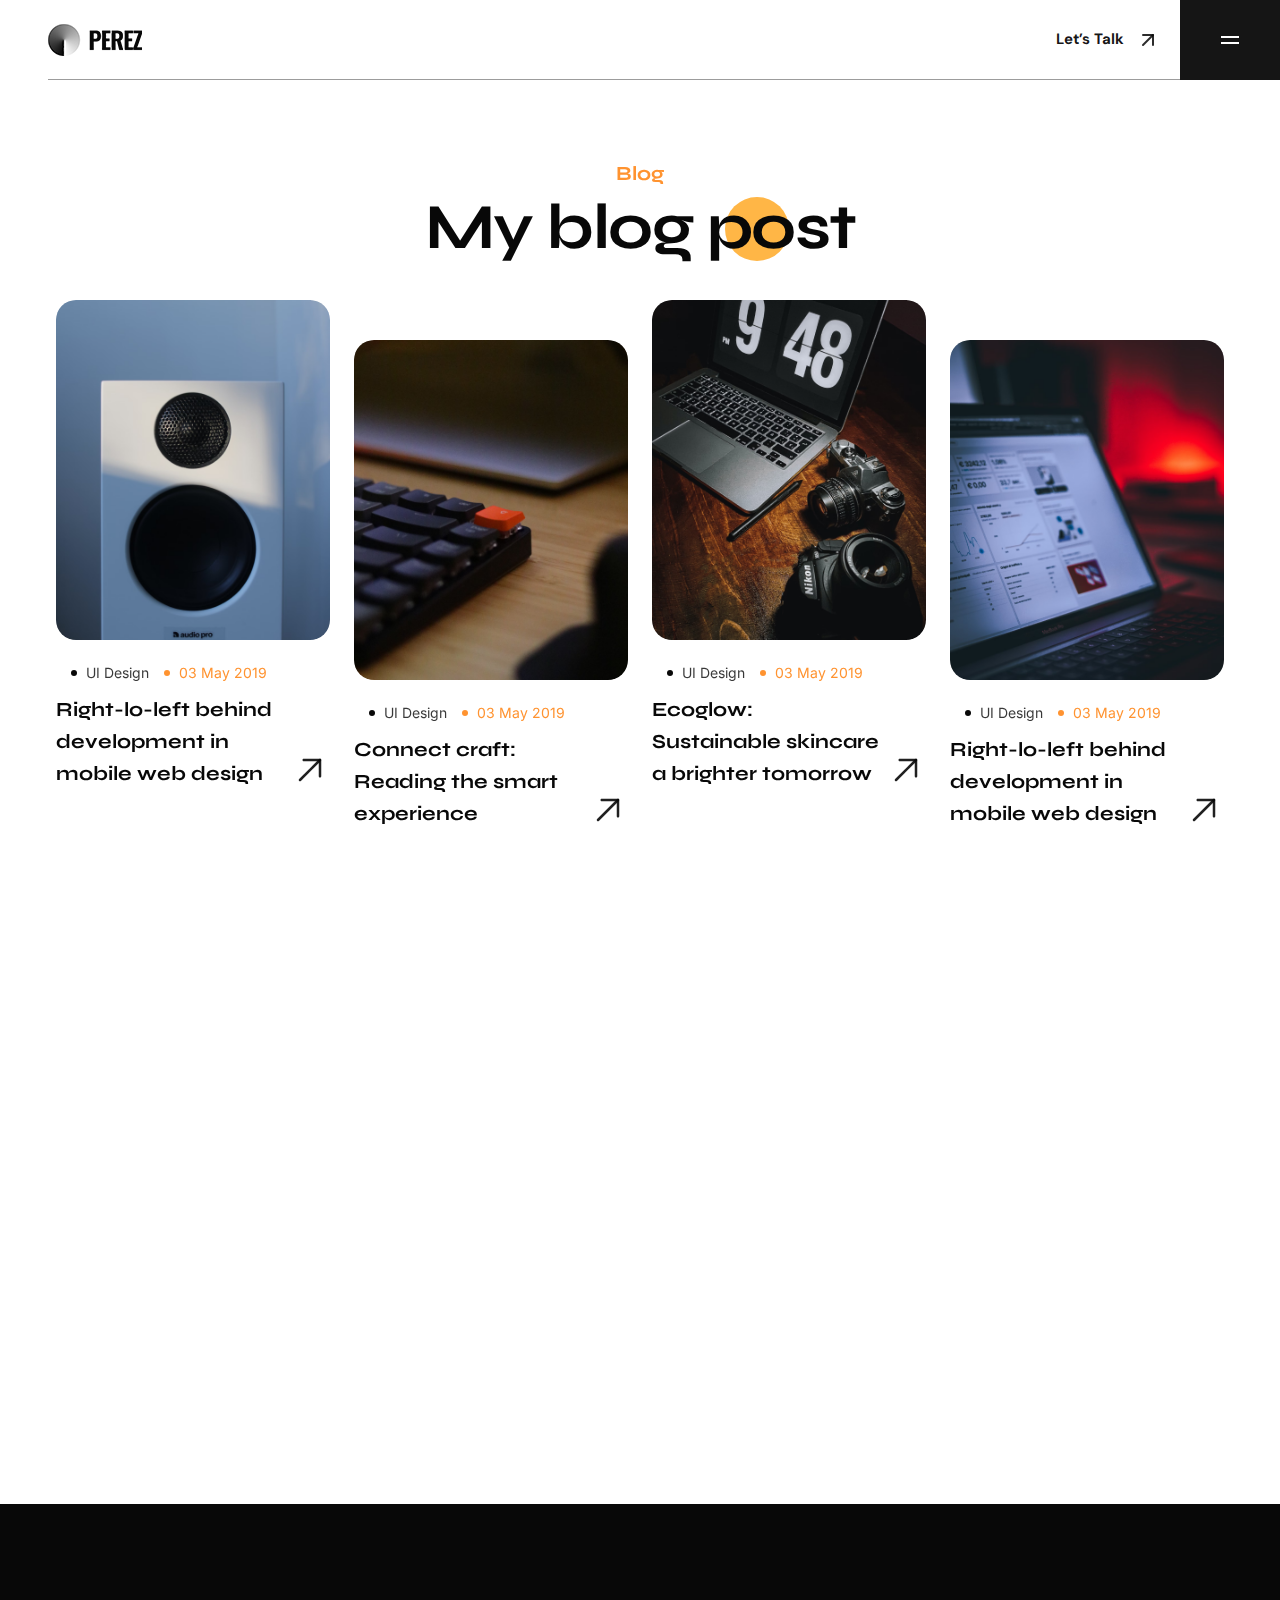
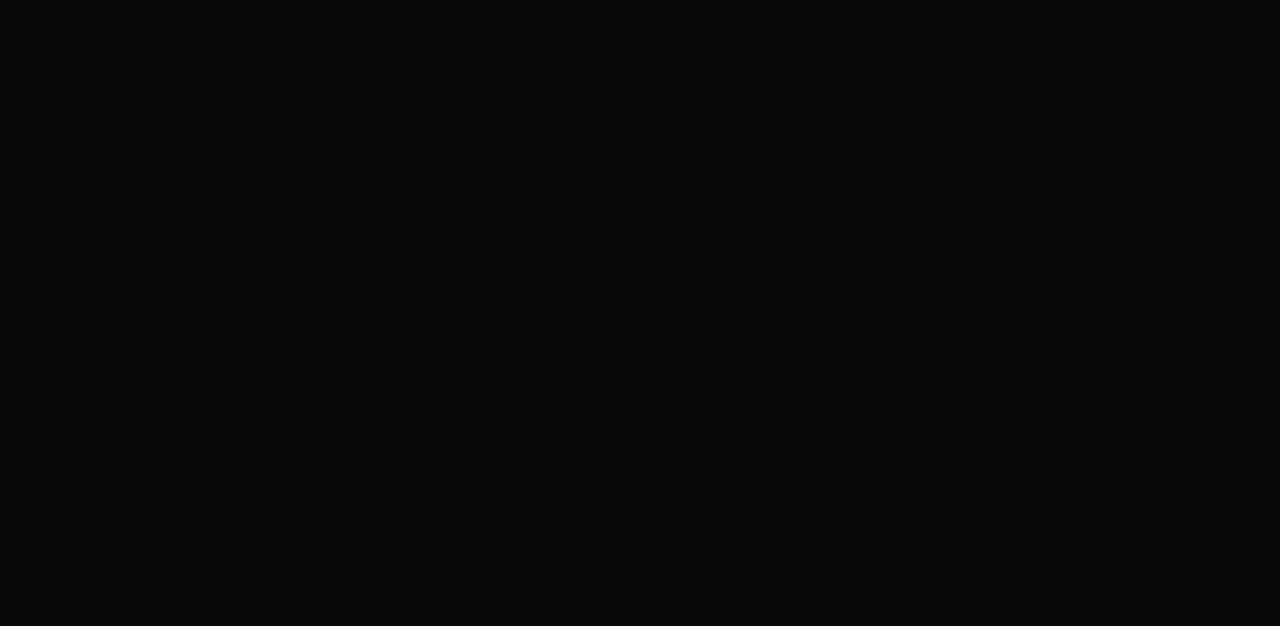
<file: blog.html>
<!DOCTYPE html>
<html class="no-js" lang="en">

<head>
    <meta charset="utf-8">
    <meta http-equiv="x-ua-compatible" content="ie=edge">
    <title>Perez - Tailwind CSS Personal Portfolio Template</title>
    <meta name="AdsBot-Google" content="noindex follow">
    <meta name="description" content="Perez - Tailwind CSS Personal Portfolio Template">
    <meta name="viewport" content="width=device-width, initial-scale=1, shrink-to-fit=no">

    <!-- Favicon -->
    <link rel="shortcut icon" type="image/x-icon" href="assets/images/favicon.png">

    <!-- CSS (Font, Vendor, Icon, Plugins & Style CSS files) -->

    <!-- Font CSS -->

    <link rel="preconnect" href="https://fonts.googleapis.com">
    <link rel="preconnect" href="https://fonts.gstatic.com" crossorigin>
    <link href="https://fonts.googleapis.com/css2?family=DM+Sans:ital,opsz,wght@0,9..40,100;0,9..40,200;0,9..40,300;0,9..40,400;0,9..40,500;0,9..40,600;0,9..40,700;0,9..40,800;0,9..40,900;0,9..40,1000;1,9..40,100;1,9..40,200;1,9..40,300;1,9..40,400;1,9..40,500;1,9..40,600;1,9..40,700;1,9..40,800;1,9..40,900;1,9..40,1000&amp;family=Inter:wght@100;200;300;400;500;600;700;800;900&amp;family=Poppins:ital,wght@0,100;0,200;0,300;0,400;0,500;0,600;0,700;0,800;0,900;1,100;1,200;1,300;1,400;1,500;1,600;1,700;1,800;1,900&amp;family=Syne:wght@400;500;600;700;800&amp;display=swap" rel="stylesheet">

    <!-- Plugins CSS (All Plugins Files) -->
    <link rel="stylesheet" href="assets/css/plugins/aos.css">


    <!-- Style CSS -->
    <link rel="stylesheet" href="assets/css/style.css">

</head>

<body>
    <div class="overflow-x-hidden">
        <!-- Header start -->

        <header id="sticky-header" class="xl:pl-12 bg-white">
            <div class="flex pl-4 xl:pl-0">

                <div class="flex-1 flex items-center justify-between border-b border-black-800 border-opacity-40">

                    <a href>
                        <img src="assets/images/logo/logo.png" alt="logo">
                    </a>

                    <!-- Link Start -->
                    <a href="contact.html" class="flex items-center flex-wrap py-[6px] px-3 text-[15px] font-bold text-active leading-none mr-2 transition-all duration-300 hover:text-orange group">Let’s
                        Talk
                        <span class="inline-block ml-3 group-hover:animate-arrow-move-up">
        <svg width="24" height="24" viewBox="0 0 24 24" fill="none" xmlns="http://www.w3.org/2000/svg">
          <path d="M7 17L17 7" stroke="currentColor" stroke-opacity="0.9" stroke-width="2" stroke-linecap="round" stroke-linejoin="round"/>
          <path d="M7 7H17V17" stroke="currentColor" stroke-opacity="0.9" stroke-width="2" stroke-linecap="round" stroke-linejoin="round"/>
        </svg>
      </span>
                    </a>
                    <!-- Link End -->
                </div>


                <!-- Button Start -->
                <div id="offcanvas-toggle" class="flex-none bg-active flex items-center flex-wrap justify-center py-7 px-[38px] cursor-pointer">
                    <button>
                        <svg width="24" height="24" viewBox="0 0 24 24" fill="none" xmlns="http://www.w3.org/2000/svg">
                            <rect x="3" y="8" width="18" height="2" fill="white"/>
                            <rect x="3" y="14" width="18" height="2" fill="white"/>
                        </svg>

                    </button>
                </div>
                <!-- Button End -->

            </div>
        </header>


        <!-- offcanvas-menu start -->
        <div id="offcanvas" class="offcanvas right-0 top-0 bottom-0 z-50 transform translate-x-full fixed h-full w-[350px] md:w-[460px] transition-all ease-in-out duration-300 bg-black-800 pl-8 flex flex-wrap flex-col justify-between">
            <!-- close button start -->

            <div>
                <div class="flex flex-wrap justify-between items-center border-b border-border-white mb-[80px]">
                    <a href>
                        <img src="assets/images/logo/offcanvas-logo.png" alt>
                    </a>
                    <button id="offcanvas-close" class="offcanvas-close bg-primary py-7 px-[38px]" aria-label="offcanvas">
                        <svg width="24" height="24" viewBox="0 0 24 24" fill="none" xmlns="http://www.w3.org/2000/svg">
                            <path fill-rule="evenodd" clip-rule="evenodd" d="M19.2803 4.71967C19.5732 5.01256 19.5732 5.48744 19.2803 5.78033L5.78033 19.2803C5.48744 19.5732 5.01256 19.5732 4.71967 19.2803C4.42678 18.9874 4.42678 18.5126 4.71967 18.2197L18.2197 4.71967C18.5126 4.42678 18.9874 4.42678 19.2803 4.71967Z" fill="white"/>
                            <path fill-rule="evenodd" clip-rule="evenodd" d="M4.71967 4.71967C5.01256 4.42678 5.48744 4.42678 5.78033 4.71967L19.2803 18.2197C19.5732 18.5126 19.5732 18.9874 19.2803 19.2803C18.9874 19.5732 18.5126 19.5732 18.2197 19.2803L4.71967 5.78033C4.42678 5.48744 4.42678 5.01256 4.71967 4.71967Z" fill="white"/>
                        </svg>
                    </button>
                </div>

                <!-- close button end -->

                <!-- offcanvas-menu start -->

                <nav class="offcanvas-menu mr-[40px] flex flex-wrap flex-col justify-between">
                    <ul>
                        <li class="border-b border-border-white py-4 group">
                            <a href class="text-white text-xl font-bold font-Syne leading-none flex flex-wrap items-center justify-between hover:text-orange transition duration-300">Home
                                <span class="inline-block group-hover:animate-arrow-move-up">
              <svg width="24" height="24" viewBox="0 0 24 24" fill="none" xmlns="http://www.w3.org/2000/svg">
                <path d="M7 17L17 7" stroke="currentColor" stroke-opacity="0.9" stroke-width="2" stroke-linecap="round" stroke-linejoin="round"/>
                <path d="M7 7H17V17" stroke="currentColor" stroke-opacity="0.9" stroke-width="2" stroke-linecap="round" stroke-linejoin="round"/>
              </svg>
            </span>
                            </a>
                        </li>
                        <li class="border-b border-border-white py-4 group">
                            <a href="about.html" class="text-white text-xl font-bold font-Syne leading-none flex flex-wrap items-center justify-between hover:text-orange transition duration-300">About
                                <span class="inline-block group-hover:animate-arrow-move-up">
              <svg width="24" height="24" viewBox="0 0 24 24" fill="none" xmlns="http://www.w3.org/2000/svg">
                <path d="M7 17L17 7" stroke="currentColor" stroke-opacity="0.9" stroke-width="2" stroke-linecap="round" stroke-linejoin="round"/>
                <path d="M7 7H17V17" stroke="currentColor" stroke-opacity="0.9" stroke-width="2" stroke-linecap="round" stroke-linejoin="round"/>
              </svg>
            </span>
                            </a>

                        </li>
                        <li class="border-b border-border-white py-4 group">
                            <a href="projects.html" class="text-white text-xl font-bold font-Syne leading-none flex flex-wrap items-center justify-between hover:text-orange transition duration-300">Project
                                <span class="inline-block group-hover:animate-arrow-move-up">
              <svg width="24" height="24" viewBox="0 0 24 24" fill="none" xmlns="http://www.w3.org/2000/svg">
                <path d="M7 17L17 7" stroke="currentColor" stroke-opacity="0.9" stroke-width="2" stroke-linecap="round" stroke-linejoin="round"/>
                <path d="M7 7H17V17" stroke="currentColor" stroke-opacity="0.9" stroke-width="2" stroke-linecap="round" stroke-linejoin="round"/>
              </svg>
            </span>
                            </a>
                        </li>
                        <li class="border-b border-border-white py-4 group">
                            <a href="project-details.html" class="text-white text-xl font-bold font-Syne leading-none flex flex-wrap items-center justify-between hover:text-orange transition duration-300">Project details
                                <span class="inline-block group-hover:animate-arrow-move-up">
              <svg width="24" height="24" viewBox="0 0 24 24" fill="none" xmlns="http://www.w3.org/2000/svg">
                <path d="M7 17L17 7" stroke="currentColor" stroke-opacity="0.9" stroke-width="2" stroke-linecap="round" stroke-linejoin="round"/>
                <path d="M7 7H17V17" stroke="currentColor" stroke-opacity="0.9" stroke-width="2" stroke-linecap="round" stroke-linejoin="round"/>
              </svg>
            </span>
                            </a>
                        </li>
                        <li class="border-b border-border-white py-4 group">
                            <a href="blog.html" class="text-white text-xl font-bold font-Syne leading-none flex flex-wrap items-center justify-between hover:text-orange transition duration-300">Blog
                                <span class="inline-block group-hover:animate-arrow-move-up">
              <svg width="24" height="24" viewBox="0 0 24 24" fill="none" xmlns="http://www.w3.org/2000/svg">
                <path d="M7 17L17 7" stroke="currentColor" stroke-opacity="0.9" stroke-width="2" stroke-linecap="round" stroke-linejoin="round"/>
                <path d="M7 7H17V17" stroke="currentColor" stroke-opacity="0.9" stroke-width="2" stroke-linecap="round" stroke-linejoin="round"/>
              </svg>
            </span>
                            </a>
                        </li>
                        <li class="border-b border-border-white py-4 group">
                            <a href="blog-details.html" class="text-white text-xl font-bold font-Syne leading-none flex flex-wrap items-center justify-between hover:text-orange transition duration-300">Blog Details
                                <span class="inline-block group-hover:animate-arrow-move-up">
              <svg width="24" height="24" viewBox="0 0 24 24" fill="none" xmlns="http://www.w3.org/2000/svg">
                <path d="M7 17L17 7" stroke="currentColor" stroke-opacity="0.9" stroke-width="2" stroke-linecap="round" stroke-linejoin="round"/>
                <path d="M7 7H17V17" stroke="currentColor" stroke-opacity="0.9" stroke-width="2" stroke-linecap="round" stroke-linejoin="round"/>
              </svg>
            </span>
                            </a>
                        </li>

                        <li class="border-b border-border-white py-4 group">
                            <a href="contact.html" class="text-white text-xl font-bold font-Syne leading-none flex flex-wrap items-center justify-between hover:text-orange transition duration-300">Contact
                                <span class="inline-block group-hover:animate-arrow-move-up">
              <svg width="24" height="24" viewBox="0 0 24 24" fill="none" xmlns="http://www.w3.org/2000/svg">
                <path d="M7 17L17 7" stroke="currentColor" stroke-opacity="0.9" stroke-width="2" stroke-linecap="round" stroke-linejoin="round"/>
                <path d="M7 7H17V17" stroke="currentColor" stroke-opacity="0.9" stroke-width="2" stroke-linecap="round" stroke-linejoin="round"/>
              </svg>
            </span>
                            </a>
                        </li>

                    </ul>
                </nav>

            </div>


            <nav class="pb-10">
                <ul class="flex flex-wrap gap-x-4 items-center">
                    <li><a href="#" class="text-white transition-all duration-300 hover:text-orange">
                            <svg width="24" height="24" viewBox="0 0 24 24" fill="none" xmlns="http://www.w3.org/2000/svg">
                                <path d="M7.443 5.3501C8.082 5.3501 8.673 5.4001 9.213 5.5481C9.754 5.6471 10.197 5.8451 10.59 6.0921C10.984 6.3401 11.279 6.6861 11.475 7.1311C11.672 7.5761 11.771 8.1211 11.771 8.7141C11.771 9.4071 11.623 10.0001 11.279 10.4451C10.984 10.8911 10.492 11.2861 9.902 11.5831C10.738 11.8311 11.377 12.2761 11.771 12.8701C12.164 13.4631 12.41 14.2051 12.41 15.0461C12.41 15.7391 12.262 16.3321 12.016 16.8271C11.771 17.3221 11.377 17.7671 10.934 18.0641C10.4528 18.3824 9.92083 18.6164 9.361 18.7561C8.771 18.9051 8.181 19.0041 7.591 19.0041H1V5.3501H7.443ZM7.049 10.8901C7.59 10.8901 8.033 10.7421 8.377 10.4951C8.721 10.2481 8.869 9.8021 8.869 9.2581C8.869 8.9611 8.819 8.6651 8.721 8.4671C8.623 8.2691 8.475 8.1201 8.279 7.9721C8.082 7.8731 7.885 7.7741 7.639 7.7251C7.393 7.6751 7.148 7.6751 6.852 7.6751H4V10.8911H7.05L7.049 10.8901ZM7.197 16.7281C7.492 16.7281 7.787 16.6781 8.033 16.6291C8.279 16.5791 8.525 16.4811 8.721 16.3321C8.92138 16.1873 9.08903 16.002 9.213 15.7881C9.311 15.5411 9.41 15.2441 9.41 14.8981C9.41 14.2051 9.213 13.7111 8.82 13.3641C8.426 13.0671 7.885 12.9191 7.246 12.9191H4V16.7291L7.197 16.7281ZM16.689 16.6781C17.082 17.0741 17.672 17.2721 18.459 17.2721C19 17.2721 19.492 17.1241 19.885 16.8771C20.279 16.5801 20.525 16.2831 20.623 15.9871H23.033C22.639 17.1731 22.049 18.0141 21.263 18.5591C20.475 19.0531 19.541 19.3501 18.41 19.3501C17.6864 19.3523 16.9688 19.218 16.295 18.9541C15.6887 18.7267 15.148 18.353 14.721 17.8661C14.2643 17.4107 13.9267 16.8498 13.738 16.2331C13.492 15.5901 13.393 14.8981 13.393 14.1061C13.393 13.3641 13.492 12.6721 13.738 12.0281C13.9749 11.4085 14.3252 10.8384 14.771 10.3471C15.2201 9.88594 15.7543 9.51613 16.344 9.2581C17.0007 8.99416 17.7022 8.85969 18.41 8.8621C19.246 8.8621 19.984 9.0111 20.623 9.3571C21.263 9.7031 21.754 10.0991 22.147 10.6931C22.541 11.2371 22.837 11.8801 23.033 12.5731C23.131 13.2651 23.18 13.9581 23.131 14.7491H16C16 15.5411 16.295 16.2831 16.689 16.6791V16.6781ZM19.787 11.4841C19.443 11.1381 18.902 10.9401 18.262 10.9401C17.82 10.9401 17.475 11.0401 17.18 11.1881C16.885 11.3361 16.689 11.5341 16.492 11.7321C16.311 11.9234 16.1912 12.1643 16.148 12.4241C16.098 12.6721 16.049 12.8701 16.049 13.0671H20.475C20.377 12.3251 20.131 11.8311 19.787 11.4841ZM15.459 6.2901H20.967V7.6261H15.46V6.2901H15.459Z" fill="currentColor" fill-opacity="0.9"/>
                            </svg>

                        </a></li>
                    <li><a href="#" class="text-white transition-all duration-300 hover:text-orange"><svg width="24" height="24" viewBox="0 0 24 24" fill="none" xmlns="http://www.w3.org/2000/svg">
                                <path d="M6.94043 5.00002C6.94017 5.53046 6.7292 6.03906 6.35394 6.41394C5.97868 6.78883 5.46986 6.99929 4.93943 6.99902C4.409 6.99876 3.90039 6.78779 3.52551 6.41253C3.15062 6.03727 2.94016 5.52846 2.94043 4.99802C2.9407 4.46759 3.15166 3.95899 3.52692 3.5841C3.90218 3.20922 4.411 2.99876 4.94143 2.99902C5.47186 2.99929 5.98047 3.21026 6.35535 3.58552C6.73024 3.96078 6.9407 4.46959 6.94043 5.00002ZM7.00043 8.48002H3.00043V21H7.00043V8.48002ZM13.3204 8.48002H9.34043V21H13.2804V14.43C13.2804 10.77 18.0504 10.43 18.0504 14.43V21H22.0004V13.07C22.0004 6.90002 14.9404 7.13002 13.2804 10.16L13.3204 8.48002Z" fill="currentColor" fill-opacity="0.9"/>
                            </svg>
                        </a></li>
                    <li><a href="#" class="text-white transition-all duration-300 hover:text-orange"><svg width="24" height="24" viewBox="0 0 24 24" fill="none" xmlns="http://www.w3.org/2000/svg">
                                <path d="M19.989 11.572C19.907 9.99792 19.3596 8.4836 18.416 7.221C18.1285 7.53061 17.8212 7.82123 17.496 8.091C16.4969 8.92086 15.3805 9.5982 14.183 10.101C14.35 10.451 14.503 10.79 14.638 11.11V11.113C14.665 11.174 14.688 11.231 14.732 11.342L14.749 11.382C16.262 11.212 17.858 11.275 19.405 11.485C19.611 11.512 19.805 11.541 19.989 11.572ZM10.604 4.122C11.5786 5.49516 12.4772 6.92062 13.296 8.392C14.519 7.91 15.53 7.302 16.344 6.625C16.674 6.351 16.938 6.093 17.14 5.87C15.701 4.65972 13.8803 3.99733 12 4C11.524 4 11.058 4.042 10.604 4.121V4.122ZM4.253 9.997C4.93423 9.97981 5.61464 9.93878 6.293 9.874C7.93264 9.72734 9.55828 9.4525 11.155 9.052C10.3205 7.60221 9.41956 6.19171 8.455 4.825C7.42472 5.3354 6.51626 6.06141 5.79124 6.95379C5.06623 7.84617 4.54162 8.88404 4.253 9.997ZM5.783 17.035C6.25195 16.3575 6.77894 15.7221 7.358 15.136C8.812 13.646 10.528 12.486 12.514 11.846L12.576 11.828C12.411 11.464 12.256 11.139 12.1 10.833C10.264 11.368 8.33 11.702 6.403 11.875C5.463 11.96 4.62 11.997 4 12.003C3.99815 13.8356 4.62722 15.6128 5.783 17.035ZM15.004 19.415C14.6184 17.4703 14.0725 15.5607 13.372 13.706C11.372 14.433 9.776 15.496 8.543 16.764C8.0454 17.2664 7.60382 17.8213 7.226 18.419C8.60481 19.4478 10.2797 20.0025 12 20C13.0299 20.0015 14.0504 19.8035 15.005 19.417L15.004 19.415ZM16.878 18.34C18.4393 17.1398 19.5028 15.4057 19.865 13.47C19.525 13.385 19.094 13.3 18.62 13.234C17.5661 13.0823 16.4968 13.0712 15.44 13.201C16.035 14.8799 16.5154 16.5961 16.878 18.34ZM12 22C6.477 22 2 17.523 2 12C2 6.477 6.477 2 12 2C17.523 2 22 6.477 22 12C22 17.523 17.523 22 12 22Z" fill="currentColor" fill-opacity="0.9"/>
                            </svg>
                        </a></li>
                    <li><a href="#" class="text-white transition-all duration-300 hover:text-orange"><svg width="24" height="24" viewBox="0 0 24 24" fill="none" xmlns="http://www.w3.org/2000/svg">
                                <path d="M12.001 2C6.47598 2 2.00098 6.475 2.00098 12C1.99977 14.0992 2.65958 16.1454 3.88679 17.8484C5.114 19.5515 6.84631 20.8249 8.83798 21.488C9.33798 21.575 9.52598 21.275 9.52598 21.012C9.52598 20.775 9.51298 19.988 9.51298 19.15C7.00098 19.613 6.35098 18.538 6.15098 17.975C6.03798 17.687 5.55098 16.8 5.12598 16.562C4.77598 16.375 4.27598 15.912 5.11298 15.9C5.90098 15.887 6.46298 16.625 6.65098 16.925C7.55098 18.437 8.98798 18.012 9.56298 17.75C9.65098 17.1 9.91298 16.663 10.201 16.413C7.97598 16.163 5.65098 15.3 5.65098 11.475C5.65098 10.387 6.03798 9.488 6.67598 8.788C6.57598 8.538 6.22598 7.513 6.77598 6.138C6.77598 6.138 7.61298 5.875 9.52598 7.162C10.3401 6.9364 11.1812 6.82302 12.026 6.825C12.876 6.825 13.726 6.937 14.526 7.162C16.439 5.862 17.276 6.138 17.276 6.138C17.826 7.513 17.476 8.538 17.376 8.788C18.013 9.488 18.401 10.375 18.401 11.475C18.401 15.313 16.064 16.163 13.839 16.413C14.201 16.725 14.514 17.325 14.514 18.263C14.514 19.6 14.501 20.675 14.501 21.013C14.501 21.275 14.689 21.587 15.189 21.487C17.1738 20.8166 18.8985 19.5408 20.1203 17.8389C21.3421 16.1371 21.9995 14.095 22 12C22 6.475 17.525 2 12 2H12.001Z" fill="currentColor" fill-opacity="0.9"/>
                            </svg>
                        </a></li>

                </ul>
            </nav>
        </div>
        <!-- offcanvas-menu end -->

        <!-- Header end -->


        <!-- Blog Section Start -->
        <section class="bg-white pt-20 pb-[120px]">
            <div class="container">

                <div class="grid grid-cols-12">
                    <div class="col-span-12" data-aos="flip-down" data-aos-delay="400">
                        <div class="font-bold font-Syne text-center leading-none flex flex-wrap flex-col gap-y-2 mb-10">
                            <span class="text-orange text-xl">Blog</span>
                            <h3 class="text-black-800 text-4xl lg:text-5xl xl:text-[64px] tracking-[-1.5px]">
                                My blog <span class="relative z-[1] before:rounded-full before:bg-primary before:block before:absolute before:top-[8px] before:left-[18px] before:-z-[1] before:w-[36px] lg:before:w-[48px] xl:before:w-[64px] before:h-[36px] lg:before:h-[48px] xl:before:h-[64px]">po</span>st

                            </h3>
                        </div>
                    </div>
                </div>

                <div class="grid sm:grid-cols-2 lg:grid-cols-3 xl:grid-cols-4 gap-6">


                    <!-- Blog Item Start -->
                    <div data-aos="zoom-in-up" data-aos-delay="600">
                        <div class="rounded-[20px] overflow-hidden mb-6">
                            <img class="w-full" src="assets/images/blog/blog1.png" alt="blog image">
                        </div>
                        <div class="flex flex-wrap flex-col gap-3">
                            <ul class="flex flex-wrap text-sm font-normal font-Inter leading-tight">
                                <li class="relative z-[1] before:rounded-full before:bg-black-800 before:block before:absolute before:top-[50%] before:translate-y-[-50%] before:left-[15px] before:-z-[1] before:w-[6px] before:h-[6px] pl-[30px]">
                                    <a class="text-black-text-800" href="#">UI Design</a>
                                </li>
                                <li class="relative z-[1] before:rounded-full before:bg-orange before:block before:absolute before:top-[50%] before:translate-y-[-50%] before:left-[15px] before:-z-[1] before:w-[6px] before:h-[6px] pl-[30px]">
                                    <a class="text-orange" href="#">03 May 2019</a>
                                </li>

                            </ul>
                            <div class="flex justify-between items-end text-black-800 hover:text-orange group">
                                <h4 class="font-bold font-Syne transition-all leading-8 text-[18px] md:text-[20px] 2xl:text-[22px]">
                                    <a href="blog-details.html">Right-lo-left
                                        behind development in mobile web design</a>
                                </h4>
                                <a class="group-hover:animate-arrow-move-up" href="blog-details.html">
                                    <svg width="40" height="40" viewBox="0 0 40 40" fill="none" xmlns="http://www.w3.org/2000/svg">
                                        <path fill-rule="evenodd" clip-rule="evenodd" d="M30.8839 9.11612C31.372 9.60427 31.372 10.3957 30.8839 10.8839L10.8839 30.8839C10.3957 31.372 9.60427 31.372 9.11612 30.8839C8.62796 30.3957 8.62796 29.6043 9.11612 29.1161L29.1161 9.11612C29.6043 8.62796 30.3957 8.62796 30.8839 9.11612Z" fill="currentColor" fill-opacity="0.9"/>
                                        <path fill-rule="evenodd" clip-rule="evenodd" d="M12.5 10C12.5 9.30964 13.0596 8.75 13.75 8.75H30C30.6904 8.75 31.25 9.30964 31.25 10V26.25C31.25 26.9404 30.6904 27.5 30 27.5C29.3096 27.5 28.75 26.9404 28.75 26.25V11.25H13.75C13.0596 11.25 12.5 10.6904 12.5 10Z" fill="currentColor" fill-opacity="0.9"/>
                                    </svg>

                                </a>
                            </div>
                        </div>
                    </div>
                    <!-- Blog Item End -->

                    <!-- Blog Item Start -->
                    <div class="sm:mt-10" data-aos="zoom-in-up" data-aos-delay="800">
                        <div class="rounded-[20px] overflow-hidden mb-6">
                            <img class="w-full" src="assets/images/blog/blog2.png" alt="blog image">
                        </div>
                        <div class="flex flex-wrap flex-col gap-3">
                            <ul class="flex flex-wrap text-sm font-normal font-Inter leading-tight">
                                <li class="relative z-[1] before:rounded-full before:bg-black-800 before:block before:absolute before:top-[50%] before:translate-y-[-50%] before:left-[15px] before:-z-[1] before:w-[6px] before:h-[6px] pl-[30px]">
                                    <a class="text-black-text-800" href="#">UI Design</a>
                                </li>
                                <li class="relative z-[1] before:rounded-full before:bg-orange before:block before:absolute before:top-[50%] before:translate-y-[-50%] before:left-[15px] before:-z-[1] before:w-[6px] before:h-[6px] pl-[30px]">
                                    <a class="text-orange" href="#">03 May 2019</a>
                                </li>

                            </ul>
                            <div class="flex justify-between items-end text-black-800 hover:text-orange group">
                                <h4 class="font-bold font-Syne transition-all leading-8 text-[18px] md:text-[20px] 2xl:text-[22px]">
                                    <a href="blog-details.html">Connect
                                        craft: Reading
                                        the smart experience</a>
                                </h4>
                                <a class="group-hover:animate-arrow-move-up" href="blog-details.html">
                                    <svg width="40" height="40" viewBox="0 0 40 40" fill="none" xmlns="http://www.w3.org/2000/svg">
                                        <path fill-rule="evenodd" clip-rule="evenodd" d="M30.8839 9.11612C31.372 9.60427 31.372 10.3957 30.8839 10.8839L10.8839 30.8839C10.3957 31.372 9.60427 31.372 9.11612 30.8839C8.62796 30.3957 8.62796 29.6043 9.11612 29.1161L29.1161 9.11612C29.6043 8.62796 30.3957 8.62796 30.8839 9.11612Z" fill="currentColor" fill-opacity="0.9"/>
                                        <path fill-rule="evenodd" clip-rule="evenodd" d="M12.5 10C12.5 9.30964 13.0596 8.75 13.75 8.75H30C30.6904 8.75 31.25 9.30964 31.25 10V26.25C31.25 26.9404 30.6904 27.5 30 27.5C29.3096 27.5 28.75 26.9404 28.75 26.25V11.25H13.75C13.0596 11.25 12.5 10.6904 12.5 10Z" fill="currentColor" fill-opacity="0.9"/>
                                    </svg>

                                </a>
                            </div>
                        </div>
                    </div>
                    <!-- Blog Item End -->

                    <!-- Blog Item Start -->
                    <div data-aos="zoom-in-up" data-aos-delay="1000">
                        <div class="rounded-[20px] overflow-hidden mb-6">
                            <img class="w-full" src="assets/images/blog/blog3.png" alt="blog image">
                        </div>
                        <div class="flex flex-wrap flex-col gap-3">
                            <ul class="flex flex-wrap text-sm font-normal font-Inter leading-tight">
                                <li class="relative z-[1] before:rounded-full before:bg-black-800 before:block before:absolute before:top-[50%] before:translate-y-[-50%] before:left-[15px] before:-z-[1] before:w-[6px] before:h-[6px] pl-[30px]">
                                    <a class="text-black-text-800" href="#">UI Design</a>
                                </li>
                                <li class="relative z-[1] before:rounded-full before:bg-orange before:block before:absolute before:top-[50%] before:translate-y-[-50%] before:left-[15px] before:-z-[1] before:w-[6px] before:h-[6px] pl-[30px]">
                                    <a class="text-orange" href="#">03 May 2019</a>
                                </li>

                            </ul>
                            <div class="flex justify-between items-end text-black-800 hover:text-orange group">
                                <h4 class="font-bold font-Syne transition-all leading-8 text-[18px] md:text-[20px] 2xl:text-[22px]">
                                    <a href="blog-details.html">Ecoglow: Sustainable
                                        skincare a brighter tomorrow</a>
                                </h4>
                                <a class="group-hover:animate-arrow-move-up" href="blog-details.html">
                                    <svg width="40" height="40" viewBox="0 0 40 40" fill="none" xmlns="http://www.w3.org/2000/svg">
                                        <path fill-rule="evenodd" clip-rule="evenodd" d="M30.8839 9.11612C31.372 9.60427 31.372 10.3957 30.8839 10.8839L10.8839 30.8839C10.3957 31.372 9.60427 31.372 9.11612 30.8839C8.62796 30.3957 8.62796 29.6043 9.11612 29.1161L29.1161 9.11612C29.6043 8.62796 30.3957 8.62796 30.8839 9.11612Z" fill="currentColor" fill-opacity="0.9"/>
                                        <path fill-rule="evenodd" clip-rule="evenodd" d="M12.5 10C12.5 9.30964 13.0596 8.75 13.75 8.75H30C30.6904 8.75 31.25 9.30964 31.25 10V26.25C31.25 26.9404 30.6904 27.5 30 27.5C29.3096 27.5 28.75 26.9404 28.75 26.25V11.25H13.75C13.0596 11.25 12.5 10.6904 12.5 10Z" fill="currentColor" fill-opacity="0.9"/>
                                    </svg>

                                </a>
                            </div>
                        </div>
                    </div>
                    <!-- Blog Item End -->

                    <!-- Blog Item Start -->
                    <div class="sm:mt-10" data-aos="zoom-in-up" data-aos-delay="1200">
                        <div class="rounded-[20px] overflow-hidden mb-6">
                            <img class="w-full" src="assets/images/blog/blog4.png" alt="blog image">
                        </div>
                        <div class="flex flex-wrap flex-col gap-3">
                            <ul class="flex flex-wrap text-sm font-normal font-Inter leading-tight">
                                <li class="relative z-[1] before:rounded-full before:bg-black-800 before:block before:absolute before:top-[50%] before:translate-y-[-50%] before:left-[15px] before:-z-[1] before:w-[6px] before:h-[6px] pl-[30px]">
                                    <a class="text-black-text-800" href="#">UI Design</a>
                                </li>
                                <li class="relative z-[1] before:rounded-full before:bg-orange before:block before:absolute before:top-[50%] before:translate-y-[-50%] before:left-[15px] before:-z-[1] before:w-[6px] before:h-[6px] pl-[30px]">
                                    <a class="text-orange" href="#">03 May 2019</a>
                                </li>

                            </ul>
                            <div class="flex justify-between items-end text-black-800 hover:text-orange group">
                                <h4 class="font-bold font-Syne transition-all leading-8 text-[18px] md:text-[20px] 2xl:text-[22px]">
                                    <a href="blog-details.html">Right-lo-left behind
                                        development in mobile web design</a>
                                </h4>
                                <a class="group-hover:animate-arrow-move-up" href="blog-details.html">
                                    <svg width="40" height="40" viewBox="0 0 40 40" fill="none" xmlns="http://www.w3.org/2000/svg">
                                        <path fill-rule="evenodd" clip-rule="evenodd" d="M30.8839 9.11612C31.372 9.60427 31.372 10.3957 30.8839 10.8839L10.8839 30.8839C10.3957 31.372 9.60427 31.372 9.11612 30.8839C8.62796 30.3957 8.62796 29.6043 9.11612 29.1161L29.1161 9.11612C29.6043 8.62796 30.3957 8.62796 30.8839 9.11612Z" fill="currentColor" fill-opacity="0.9"/>
                                        <path fill-rule="evenodd" clip-rule="evenodd" d="M12.5 10C12.5 9.30964 13.0596 8.75 13.75 8.75H30C30.6904 8.75 31.25 9.30964 31.25 10V26.25C31.25 26.9404 30.6904 27.5 30 27.5C29.3096 27.5 28.75 26.9404 28.75 26.25V11.25H13.75C13.0596 11.25 12.5 10.6904 12.5 10Z" fill="currentColor" fill-opacity="0.9"/>
                                    </svg>

                                </a>
                            </div>
                        </div>
                    </div>
                    <!-- Blog Item End -->

                    <!-- Blog Item Start -->
                    <div data-aos="zoom-in-up" data-aos-delay="400">
                        <div class="rounded-[20px] overflow-hidden mb-6">
                            <img class="w-full" src="assets/images/blog/blog1.png" alt="blog image">
                        </div>
                        <div class="flex flex-wrap flex-col gap-3">
                            <ul class="flex flex-wrap text-sm font-normal font-Inter leading-tight">
                                <li class="relative z-[1] before:rounded-full before:bg-black-800 before:block before:absolute before:top-[50%] before:translate-y-[-50%] before:left-[15px] before:-z-[1] before:w-[6px] before:h-[6px] pl-[30px]">
                                    <a class="text-black-text-800" href="#">UI Design</a>
                                </li>
                                <li class="relative z-[1] before:rounded-full before:bg-orange before:block before:absolute before:top-[50%] before:translate-y-[-50%] before:left-[15px] before:-z-[1] before:w-[6px] before:h-[6px] pl-[30px]">
                                    <a class="text-orange" href="#">03 May 2019</a>
                                </li>

                            </ul>
                            <div class="flex justify-between items-end text-black-800 hover:text-orange group">
                                <h4 class="font-bold font-Syne transition-all leading-8 text-[18px] md:text-[20px] 2xl:text-[22px]">
                                    <a href="blog-details.html">Right-lo-left
                                        behind development in mobile web design</a>
                                </h4>
                                <a class="group-hover:animate-arrow-move-up" href="blog-details.html">
                                    <svg width="40" height="40" viewBox="0 0 40 40" fill="none" xmlns="http://www.w3.org/2000/svg">
                                        <path fill-rule="evenodd" clip-rule="evenodd" d="M30.8839 9.11612C31.372 9.60427 31.372 10.3957 30.8839 10.8839L10.8839 30.8839C10.3957 31.372 9.60427 31.372 9.11612 30.8839C8.62796 30.3957 8.62796 29.6043 9.11612 29.1161L29.1161 9.11612C29.6043 8.62796 30.3957 8.62796 30.8839 9.11612Z" fill="currentColor" fill-opacity="0.9"/>
                                        <path fill-rule="evenodd" clip-rule="evenodd" d="M12.5 10C12.5 9.30964 13.0596 8.75 13.75 8.75H30C30.6904 8.75 31.25 9.30964 31.25 10V26.25C31.25 26.9404 30.6904 27.5 30 27.5C29.3096 27.5 28.75 26.9404 28.75 26.25V11.25H13.75C13.0596 11.25 12.5 10.6904 12.5 10Z" fill="currentColor" fill-opacity="0.9"/>
                                    </svg>

                                </a>
                            </div>
                        </div>
                    </div>
                    <!-- Blog Item End -->

                    <!-- Blog Item Start -->
                    <div class="sm:mt-10" data-aos="zoom-in-up" data-aos-delay="600">
                        <div class="rounded-[20px] overflow-hidden mb-6">
                            <img class="w-full" src="assets/images/blog/blog2.png" alt="blog image">
                        </div>
                        <div class="flex flex-wrap flex-col gap-3">
                            <ul class="flex flex-wrap text-sm font-normal font-Inter leading-tight">
                                <li class="relative z-[1] before:rounded-full before:bg-black-800 before:block before:absolute before:top-[50%] before:translate-y-[-50%] before:left-[15px] before:-z-[1] before:w-[6px] before:h-[6px] pl-[30px]">
                                    <a class="text-black-text-800" href="#">UI Design</a>
                                </li>
                                <li class="relative z-[1] before:rounded-full before:bg-orange before:block before:absolute before:top-[50%] before:translate-y-[-50%] before:left-[15px] before:-z-[1] before:w-[6px] before:h-[6px] pl-[30px]">
                                    <a class="text-orange" href="#">03 May 2019</a>
                                </li>

                            </ul>
                            <div class="flex justify-between items-end text-black-800 hover:text-orange group">
                                <h4 class="font-bold font-Syne transition-all leading-8 text-[18px] md:text-[20px] 2xl:text-[22px]">
                                    <a href="blog-details.html">Connect
                                        craft: Reading
                                        the smart experience</a>
                                </h4>
                                <a class="group-hover:animate-arrow-move-up" href="blog-details.html">
                                    <svg width="40" height="40" viewBox="0 0 40 40" fill="none" xmlns="http://www.w3.org/2000/svg">
                                        <path fill-rule="evenodd" clip-rule="evenodd" d="M30.8839 9.11612C31.372 9.60427 31.372 10.3957 30.8839 10.8839L10.8839 30.8839C10.3957 31.372 9.60427 31.372 9.11612 30.8839C8.62796 30.3957 8.62796 29.6043 9.11612 29.1161L29.1161 9.11612C29.6043 8.62796 30.3957 8.62796 30.8839 9.11612Z" fill="currentColor" fill-opacity="0.9"/>
                                        <path fill-rule="evenodd" clip-rule="evenodd" d="M12.5 10C12.5 9.30964 13.0596 8.75 13.75 8.75H30C30.6904 8.75 31.25 9.30964 31.25 10V26.25C31.25 26.9404 30.6904 27.5 30 27.5C29.3096 27.5 28.75 26.9404 28.75 26.25V11.25H13.75C13.0596 11.25 12.5 10.6904 12.5 10Z" fill="currentColor" fill-opacity="0.9"/>
                                    </svg>

                                </a>
                            </div>
                        </div>
                    </div>
                    <!-- Blog Item End -->

                    <!-- Blog Item Start -->
                    <div data-aos="zoom-in-up" data-aos-delay="800">
                        <div class="rounded-[20px] overflow-hidden mb-6">
                            <img class="w-full" src="assets/images/blog/blog3.png" alt="blog image">
                        </div>
                        <div class="flex flex-wrap flex-col gap-3">
                            <ul class="flex flex-wrap text-sm font-normal font-Inter leading-tight">
                                <li class="relative z-[1] before:rounded-full before:bg-black-800 before:block before:absolute before:top-[50%] before:translate-y-[-50%] before:left-[15px] before:-z-[1] before:w-[6px] before:h-[6px] pl-[30px]">
                                    <a class="text-black-text-800" href="#">UI Design</a>
                                </li>
                                <li class="relative z-[1] before:rounded-full before:bg-orange before:block before:absolute before:top-[50%] before:translate-y-[-50%] before:left-[15px] before:-z-[1] before:w-[6px] before:h-[6px] pl-[30px]">
                                    <a class="text-orange" href="#">03 May 2019</a>
                                </li>

                            </ul>
                            <div class="flex justify-between items-end text-black-800 hover:text-orange group">
                                <h4 class="font-bold font-Syne transition-all leading-8 text-[18px] md:text-[20px] 2xl:text-[22px]">
                                    <a href="blog-details.html">Ecoglow: Sustainable
                                        skincare a brighter tomorrow</a>
                                </h4>
                                <a class="group-hover:animate-arrow-move-up" href="blog-details.html">
                                    <svg width="40" height="40" viewBox="0 0 40 40" fill="none" xmlns="http://www.w3.org/2000/svg">
                                        <path fill-rule="evenodd" clip-rule="evenodd" d="M30.8839 9.11612C31.372 9.60427 31.372 10.3957 30.8839 10.8839L10.8839 30.8839C10.3957 31.372 9.60427 31.372 9.11612 30.8839C8.62796 30.3957 8.62796 29.6043 9.11612 29.1161L29.1161 9.11612C29.6043 8.62796 30.3957 8.62796 30.8839 9.11612Z" fill="currentColor" fill-opacity="0.9"/>
                                        <path fill-rule="evenodd" clip-rule="evenodd" d="M12.5 10C12.5 9.30964 13.0596 8.75 13.75 8.75H30C30.6904 8.75 31.25 9.30964 31.25 10V26.25C31.25 26.9404 30.6904 27.5 30 27.5C29.3096 27.5 28.75 26.9404 28.75 26.25V11.25H13.75C13.0596 11.25 12.5 10.6904 12.5 10Z" fill="currentColor" fill-opacity="0.9"/>
                                    </svg>

                                </a>
                            </div>
                        </div>
                    </div>
                    <!-- Blog Item End -->

                    <!-- Blog Item Start -->
                    <div class="sm:mt-10" data-aos="zoom-in-up" data-aos-delay="1000">
                        <div class="rounded-[20px] overflow-hidden mb-6">
                            <img class="w-full" src="assets/images/blog/blog4.png" alt="blog image">
                        </div>
                        <div class="flex flex-wrap flex-col gap-3">
                            <ul class="flex flex-wrap text-sm font-normal font-Inter leading-tight">
                                <li class="relative z-[1] before:rounded-full before:bg-black-800 before:block before:absolute before:top-[50%] before:translate-y-[-50%] before:left-[15px] before:-z-[1] before:w-[6px] before:h-[6px] pl-[30px]">
                                    <a class="text-black-text-800" href="#">UI Design</a>
                                </li>
                                <li class="relative z-[1] before:rounded-full before:bg-orange before:block before:absolute before:top-[50%] before:translate-y-[-50%] before:left-[15px] before:-z-[1] before:w-[6px] before:h-[6px] pl-[30px]">
                                    <a class="text-orange" href="#">03 May 2019</a>
                                </li>

                            </ul>
                            <div class="flex justify-between items-end text-black-800 hover:text-orange group">
                                <h4 class="font-bold font-Syne transition-all leading-8 text-[18px] md:text-[20px] 2xl:text-[22px]">
                                    <a href="blog-details.html">Right-lo-left behind
                                        development in mobile web design</a>
                                </h4>
                                <a class="group-hover:animate-arrow-move-up" href="blog-details.html">
                                    <svg width="40" height="40" viewBox="0 0 40 40" fill="none" xmlns="http://www.w3.org/2000/svg">
                                        <path fill-rule="evenodd" clip-rule="evenodd" d="M30.8839 9.11612C31.372 9.60427 31.372 10.3957 30.8839 10.8839L10.8839 30.8839C10.3957 31.372 9.60427 31.372 9.11612 30.8839C8.62796 30.3957 8.62796 29.6043 9.11612 29.1161L29.1161 9.11612C29.6043 8.62796 30.3957 8.62796 30.8839 9.11612Z" fill="currentColor" fill-opacity="0.9"/>
                                        <path fill-rule="evenodd" clip-rule="evenodd" d="M12.5 10C12.5 9.30964 13.0596 8.75 13.75 8.75H30C30.6904 8.75 31.25 9.30964 31.25 10V26.25C31.25 26.9404 30.6904 27.5 30 27.5C29.3096 27.5 28.75 26.9404 28.75 26.25V11.25H13.75C13.0596 11.25 12.5 10.6904 12.5 10Z" fill="currentColor" fill-opacity="0.9"/>
                                    </svg>

                                </a>
                            </div>
                        </div>
                    </div>
                    <!-- Blog Item End -->

                </div>

            </div>
        </section>
        <!-- Blog Section End -->


        <!-- Footer Start -->
        <footer class="footer bg-black-800 pt-[80px] lg:pt-[100px] xl:pt-[120px] pb-[60px]">
            <div class="container">
                <div class="overflow-x-hidden" data-aos="flip-down">
                    <div class="grid md:grid-cols-2 lg:grid-cols-3 gap-5 lg:gap-6">
                        <div class="pt-12">
                            <h3 class="text-white font-Syne font-bold text-4xl lg:text-5xl xl:text-[64px] tracking-[-1.5px]"><span class="relative z-[1] before:rounded-full before:bg-primary before:block before:absolute before:top-[8px] before:left-[0] before:-z-[1] before:w-[36px] lg:before:w-[48px] xl:before:w-[60px] before:h-[36px] lg:before:h-[48px] xl:before:h-[60px]">Le</span>
                                t’s work together</h3>
                            <div class="flex flex-wrap items-center mt-10">
                                <span class="text-xl font-bold font-Syne text-white">Based in Germany |</span>
                                <div class="ml-5 md:ml-[5px] lg:ml-0 xl:ml-[16px] 2xl:ml-5">
                                    <ul class="flex flex-wrap gap-x-4 items-center">
                                        <li><a href="#" class="text-white hover:text-orange">
                                                <svg width="24" height="24" viewBox="0 0 24 24" fill="none" xmlns="http://www.w3.org/2000/svg">
                                                    <path d="M7.443 5.3501C8.082 5.3501 8.673 5.4001 9.213 5.5481C9.754 5.6471 10.197 5.8451 10.59 6.0921C10.984 6.3401 11.279 6.6861 11.475 7.1311C11.672 7.5761 11.771 8.1211 11.771 8.7141C11.771 9.4071 11.623 10.0001 11.279 10.4451C10.984 10.8911 10.492 11.2861 9.902 11.5831C10.738 11.8311 11.377 12.2761 11.771 12.8701C12.164 13.4631 12.41 14.2051 12.41 15.0461C12.41 15.7391 12.262 16.3321 12.016 16.8271C11.771 17.3221 11.377 17.7671 10.934 18.0641C10.4528 18.3824 9.92083 18.6164 9.361 18.7561C8.771 18.9051 8.181 19.0041 7.591 19.0041H1V5.3501H7.443ZM7.049 10.8901C7.59 10.8901 8.033 10.7421 8.377 10.4951C8.721 10.2481 8.869 9.8021 8.869 9.2581C8.869 8.9611 8.819 8.6651 8.721 8.4671C8.623 8.2691 8.475 8.1201 8.279 7.9721C8.082 7.8731 7.885 7.7741 7.639 7.7251C7.393 7.6751 7.148 7.6751 6.852 7.6751H4V10.8911H7.05L7.049 10.8901ZM7.197 16.7281C7.492 16.7281 7.787 16.6781 8.033 16.6291C8.279 16.5791 8.525 16.4811 8.721 16.3321C8.92138 16.1873 9.08903 16.002 9.213 15.7881C9.311 15.5411 9.41 15.2441 9.41 14.8981C9.41 14.2051 9.213 13.7111 8.82 13.3641C8.426 13.0671 7.885 12.9191 7.246 12.9191H4V16.7291L7.197 16.7281ZM16.689 16.6781C17.082 17.0741 17.672 17.2721 18.459 17.2721C19 17.2721 19.492 17.1241 19.885 16.8771C20.279 16.5801 20.525 16.2831 20.623 15.9871H23.033C22.639 17.1731 22.049 18.0141 21.263 18.5591C20.475 19.0531 19.541 19.3501 18.41 19.3501C17.6864 19.3523 16.9688 19.218 16.295 18.9541C15.6887 18.7267 15.148 18.353 14.721 17.8661C14.2643 17.4107 13.9267 16.8498 13.738 16.2331C13.492 15.5901 13.393 14.8981 13.393 14.1061C13.393 13.3641 13.492 12.6721 13.738 12.0281C13.9749 11.4085 14.3252 10.8384 14.771 10.3471C15.2201 9.88594 15.7543 9.51613 16.344 9.2581C17.0007 8.99416 17.7022 8.85969 18.41 8.8621C19.246 8.8621 19.984 9.0111 20.623 9.3571C21.263 9.7031 21.754 10.0991 22.147 10.6931C22.541 11.2371 22.837 11.8801 23.033 12.5731C23.131 13.2651 23.18 13.9581 23.131 14.7491H16C16 15.5411 16.295 16.2831 16.689 16.6791V16.6781ZM19.787 11.4841C19.443 11.1381 18.902 10.9401 18.262 10.9401C17.82 10.9401 17.475 11.0401 17.18 11.1881C16.885 11.3361 16.689 11.5341 16.492 11.7321C16.311 11.9234 16.1912 12.1643 16.148 12.4241C16.098 12.6721 16.049 12.8701 16.049 13.0671H20.475C20.377 12.3251 20.131 11.8311 19.787 11.4841ZM15.459 6.2901H20.967V7.6261H15.46V6.2901H15.459Z" fill="currentColor" fill-opacity="0.9"/>
                                                </svg>

                                            </a></li>
                                        <li><a href="#" class="text-white hover:text-orange"><svg width="24" height="24" viewBox="0 0 24 24" fill="none" xmlns="http://www.w3.org/2000/svg">
                                                    <path d="M6.94043 5.00002C6.94017 5.53046 6.7292 6.03906 6.35394 6.41394C5.97868 6.78883 5.46986 6.99929 4.93943 6.99902C4.409 6.99876 3.90039 6.78779 3.52551 6.41253C3.15062 6.03727 2.94016 5.52846 2.94043 4.99802C2.9407 4.46759 3.15166 3.95899 3.52692 3.5841C3.90218 3.20922 4.411 2.99876 4.94143 2.99902C5.47186 2.99929 5.98047 3.21026 6.35535 3.58552C6.73024 3.96078 6.9407 4.46959 6.94043 5.00002ZM7.00043 8.48002H3.00043V21H7.00043V8.48002ZM13.3204 8.48002H9.34043V21H13.2804V14.43C13.2804 10.77 18.0504 10.43 18.0504 14.43V21H22.0004V13.07C22.0004 6.90002 14.9404 7.13002 13.2804 10.16L13.3204 8.48002Z" fill="currentColor" fill-opacity="0.9"/>
                                                </svg>
                                            </a></li>
                                        <li><a href="#" class="text-white hover:text-orange"><svg width="24" height="24" viewBox="0 0 24 24" fill="none" xmlns="http://www.w3.org/2000/svg">
                                                    <path d="M19.989 11.572C19.907 9.99792 19.3596 8.4836 18.416 7.221C18.1285 7.53061 17.8212 7.82123 17.496 8.091C16.4969 8.92086 15.3805 9.5982 14.183 10.101C14.35 10.451 14.503 10.79 14.638 11.11V11.113C14.665 11.174 14.688 11.231 14.732 11.342L14.749 11.382C16.262 11.212 17.858 11.275 19.405 11.485C19.611 11.512 19.805 11.541 19.989 11.572ZM10.604 4.122C11.5786 5.49516 12.4772 6.92062 13.296 8.392C14.519 7.91 15.53 7.302 16.344 6.625C16.674 6.351 16.938 6.093 17.14 5.87C15.701 4.65972 13.8803 3.99733 12 4C11.524 4 11.058 4.042 10.604 4.121V4.122ZM4.253 9.997C4.93423 9.97981 5.61464 9.93878 6.293 9.874C7.93264 9.72734 9.55828 9.4525 11.155 9.052C10.3205 7.60221 9.41956 6.19171 8.455 4.825C7.42472 5.3354 6.51626 6.06141 5.79124 6.95379C5.06623 7.84617 4.54162 8.88404 4.253 9.997ZM5.783 17.035C6.25195 16.3575 6.77894 15.7221 7.358 15.136C8.812 13.646 10.528 12.486 12.514 11.846L12.576 11.828C12.411 11.464 12.256 11.139 12.1 10.833C10.264 11.368 8.33 11.702 6.403 11.875C5.463 11.96 4.62 11.997 4 12.003C3.99815 13.8356 4.62722 15.6128 5.783 17.035ZM15.004 19.415C14.6184 17.4703 14.0725 15.5607 13.372 13.706C11.372 14.433 9.776 15.496 8.543 16.764C8.0454 17.2664 7.60382 17.8213 7.226 18.419C8.60481 19.4478 10.2797 20.0025 12 20C13.0299 20.0015 14.0504 19.8035 15.005 19.417L15.004 19.415ZM16.878 18.34C18.4393 17.1398 19.5028 15.4057 19.865 13.47C19.525 13.385 19.094 13.3 18.62 13.234C17.5661 13.0823 16.4968 13.0712 15.44 13.201C16.035 14.8799 16.5154 16.5961 16.878 18.34ZM12 22C6.477 22 2 17.523 2 12C2 6.477 6.477 2 12 2C17.523 2 22 6.477 22 12C22 17.523 17.523 22 12 22Z" fill="currentColor" fill-opacity="0.9"/>
                                                </svg>
                                            </a></li>
                                        <li><a href="#" class="text-white hover:text-orange"><svg width="24" height="24" viewBox="0 0 24 24" fill="none" xmlns="http://www.w3.org/2000/svg">
                                                    <path d="M12.001 2C6.47598 2 2.00098 6.475 2.00098 12C1.99977 14.0992 2.65958 16.1454 3.88679 17.8484C5.114 19.5515 6.84631 20.8249 8.83798 21.488C9.33798 21.575 9.52598 21.275 9.52598 21.012C9.52598 20.775 9.51298 19.988 9.51298 19.15C7.00098 19.613 6.35098 18.538 6.15098 17.975C6.03798 17.687 5.55098 16.8 5.12598 16.562C4.77598 16.375 4.27598 15.912 5.11298 15.9C5.90098 15.887 6.46298 16.625 6.65098 16.925C7.55098 18.437 8.98798 18.012 9.56298 17.75C9.65098 17.1 9.91298 16.663 10.201 16.413C7.97598 16.163 5.65098 15.3 5.65098 11.475C5.65098 10.387 6.03798 9.488 6.67598 8.788C6.57598 8.538 6.22598 7.513 6.77598 6.138C6.77598 6.138 7.61298 5.875 9.52598 7.162C10.3401 6.9364 11.1812 6.82302 12.026 6.825C12.876 6.825 13.726 6.937 14.526 7.162C16.439 5.862 17.276 6.138 17.276 6.138C17.826 7.513 17.476 8.538 17.376 8.788C18.013 9.488 18.401 10.375 18.401 11.475C18.401 15.313 16.064 16.163 13.839 16.413C14.201 16.725 14.514 17.325 14.514 18.263C14.514 19.6 14.501 20.675 14.501 21.013C14.501 21.275 14.689 21.587 15.189 21.487C17.1738 20.8166 18.8985 19.5408 20.1203 17.8389C21.3421 16.1371 21.9995 14.095 22 12C22 6.475 17.525 2 12 2H12.001Z" fill="currentColor" fill-opacity="0.9"/>
                                                </svg>
                                            </a></li>

                                    </ul>
                                </div>
                            </div>
                        </div>

                        <div class="py-9 px-7 border-border-white border rounded-2xl flex flex-col justify-between group">
                            <h3 class="text-xl font-bold font-Syne text-white">Looking for a hectic designer?</h3>
                            <div class="flex justify-between items-center">
                                <p class="text-2xl font-bold font-Syne leading-none text-orange ">hello@henry.com</p>
                                <a href="#" class="text-white group-hover:animate-arrow-move-up group-hover:text-orange">
                                    <svg width="40" height="40" viewBox="0 0 40 40" fill="none" xmlns="http://www.w3.org/2000/svg">
                                        <path d="M11.6667 28.3334L28.3334 11.6667" stroke="currentColor" stroke-width="1.5" stroke-linecap="round" stroke-linejoin="round"/>
                                        <path d="M11.6667 11.6667H28.3334V28.3334" stroke="currentColor" stroke-width="1.5" stroke-linecap="round" stroke-linejoin="round"/>
                                    </svg>

                                </a>
                            </div>
                        </div>

                        <div class="py-9 px-7 border-border-white border rounded-2xl flex flex-col justify-between group">
                            <h3 class="text-xl font-bold font-Syne text-white">Want a more in-depth look at my history?</h3>
                            <div class="flex justify-between items-center">
                                <p class="text-2xl font-bold font-Syne leading-none text-orange">+598 6879 9874</p>
                                <a href="#" class="text-white group-hover:animate-arrow-move-up group-hover:text-orange">
                                    <svg width="40" height="40" viewBox="0 0 40 40" fill="none" xmlns="http://www.w3.org/2000/svg">
                                        <path d="M11.6667 28.3334L28.3334 11.6667" stroke="currentColor" stroke-width="1.5" stroke-linecap="round" stroke-linejoin="round"/>
                                        <path d="M11.6667 11.6667H28.3334V28.3334" stroke="currentColor" stroke-width="1.5" stroke-linecap="round" stroke-linejoin="round"/>
                                    </svg>

                                </a>
                            </div>
                        </div>

                    </div>

                    <div class="grid grid-cols-1 gap-6">
                        <div class="py-[72px]">
                            <svg class="w-full" width="1281" height="77" viewBox="0 0 1281 77" fill="none" xmlns="http://www.w3.org/2000/svg">
                                <path d="M95.28 67.88H77.28L142.8 0.199951H172.8V77H142.8V24.68L151.8 28.4L104.4 77H68.4L20.88 28.52L30 24.8V77H0V0.199951H30L95.28 67.88Z" fill="#FFE9D9"/>
                                <path d="M199.289 65.36V47.36H281.369V65.36H199.289ZM172.409 77L223.889 0.199951H257.249L309.209 77H276.209L231.689 8.23995H249.569L205.409 77H172.409Z" fill="#FFE9D9"/>
                                <path d="M308.828 77V0.199951H401.588C408.868 0.199951 415.388 1.03995 421.148 2.71995C426.988 4.31995 431.588 7.03995 434.948 10.88C438.388 14.72 440.108 19.96 440.108 26.6C440.108 31 439.308 34.64 437.708 37.52C436.108 40.4 433.908 42.64 431.108 44.24C428.308 45.84 425.108 47 421.508 47.72C417.908 48.44 414.148 48.88 410.228 49.04L401.468 47.36C410.988 47.44 418.308 47.84 423.428 48.56C428.628 49.28 432.228 50.6 434.228 52.52C436.308 54.36 437.348 57.04 437.348 60.56V77H407.348V64.16C407.348 61.76 406.868 59.96 405.908 58.76C405.028 57.48 403.028 56.6 399.908 56.12C396.868 55.64 392.148 55.4 385.748 55.4H338.828V77H308.828ZM338.828 35.36H401.588C403.988 35.36 405.988 34.96 407.588 34.16C409.268 33.36 410.108 31.84 410.108 29.6C410.108 27.52 409.268 26.12 407.588 25.4C405.988 24.6 403.988 24.2 401.588 24.2H338.828V35.36Z" fill="#FFE9D9"/>
                                <path d="M510.679 39.2V32.48L579.919 77H535.279L476.479 36.2L530.719 0.199951H573.439L510.679 39.2ZM446.719 0.199951H476.719V77H446.719V0.199951Z" fill="#FFE9D9"/>
                                <path d="M635.328 26.72H719.808V49.52H635.328V26.72ZM716.448 0.199951H746.448V77H716.448V0.199951ZM609.648 0.199951H639.648V77H609.648V0.199951Z" fill="#FFE9D9"/>
                                <path d="M783.281 44.6V54.2H874.481V77H753.281V0.199951H874.241V23H783.281V32.6H857.681V44.6H783.281Z" fill="#FFE9D9"/>
                                <path d="M1000.4 53.48L989.239 59.84V0.199951H1019.24V77H989.239L898.879 24.68L910.039 18.2V77H880.039V0.199951H910.039L1000.4 53.48Z" fill="#FFE9D9"/>
                                <path d="M1026.02 77V0.199951H1118.78C1126.06 0.199951 1132.58 1.03995 1138.34 2.71995C1144.18 4.31995 1148.78 7.03995 1152.14 10.88C1155.58 14.72 1157.3 19.96 1157.3 26.6C1157.3 31 1156.5 34.64 1154.9 37.52C1153.3 40.4 1151.1 42.64 1148.3 44.24C1145.5 45.84 1142.3 47 1138.7 47.72C1135.1 48.44 1131.34 48.88 1127.42 49.04L1118.66 47.36C1128.18 47.44 1135.5 47.84 1140.62 48.56C1145.82 49.28 1149.42 50.6 1151.42 52.52C1153.5 54.36 1154.54 57.04 1154.54 60.56V77H1124.54V64.16C1124.54 61.76 1124.06 59.96 1123.1 58.76C1122.22 57.48 1120.22 56.6 1117.1 56.12C1114.06 55.64 1109.34 55.4 1102.94 55.4H1056.02V77H1026.02ZM1056.02 35.36H1118.78C1121.18 35.36 1123.18 34.96 1124.78 34.16C1126.46 33.36 1127.3 31.84 1127.3 29.6C1127.3 27.52 1126.46 26.12 1124.78 25.4C1123.18 24.6 1121.18 24.2 1118.78 24.2H1056.02V35.36Z" fill="#FFE9D9"/>
                                <path d="M1280.96 0.199951L1232.36 57.44V77H1202.36V57.44L1153.76 0.199951H1189.16L1228.64 50H1206.44L1245.56 0.199951H1280.96Z" fill="#FFE9D9"/>
                            </svg>
                        </div>

                    </div>


                    <div class="border-t border-border-white pt-6 ">
                        <div class="grid grid-cols-12">

                            <div class="col-span-12 sm:col-span-8 order-last sm:order-first">
                                <p class="text-white text-lg font-normal font-sans leading-7">©2023 Mark Henry, All Rights Reserved
                                </p>
                            </div>
                            <div class="col-span-12 sm:col-span-4 order-first sm:order-last">
                                <div class="flex justify-end mb-2 sm:mb-0">
                                    <a id="scrollUp" class="flex flex-wrap items-center gap-2 group" href="#" aria-label="scroll up">
                                        <span class="text-white text-lg font-normal font-sans leading-7 transition-all group-hover:text-orange">Back
                            to
                            Top</span>
                                        <svg width="24" height="24" viewBox="0 0 24 24" fill="none" xmlns="http://www.w3.org/2000/svg">
                                            <path d="M12 19V5" stroke="#FFB646" stroke-width="2" stroke-linecap="round" stroke-linejoin="round"/>
                                            <path d="M19 12L12 5L5 12" stroke="#FFB646" stroke-width="2" stroke-linecap="round" stroke-linejoin="round"/>
                                        </svg>

                                    </a>
                                </div>
                            </div>
                        </div>
                    </div>


                </div>
            </div>
        </footer>
        <!-- Footer End -->
    </div>


    <!-- Vendors JS -->
    <script src="assets/js/vendor/modernizr-3.11.7.min.js"></script>
    <script src="assets/js/vendor/jquery-3.6.0.min.js"></script>
    <script src="assets/js/vendor/jquery-migrate-3.3.2.min.js"></script>
    <!-- Plugins JS -->
    <script src="assets/js/plugins/aos.js">
    </script>



    <!-- Activation JS -->
    <script src="assets/js/main.js"></script>

</body>

</html>
</file>
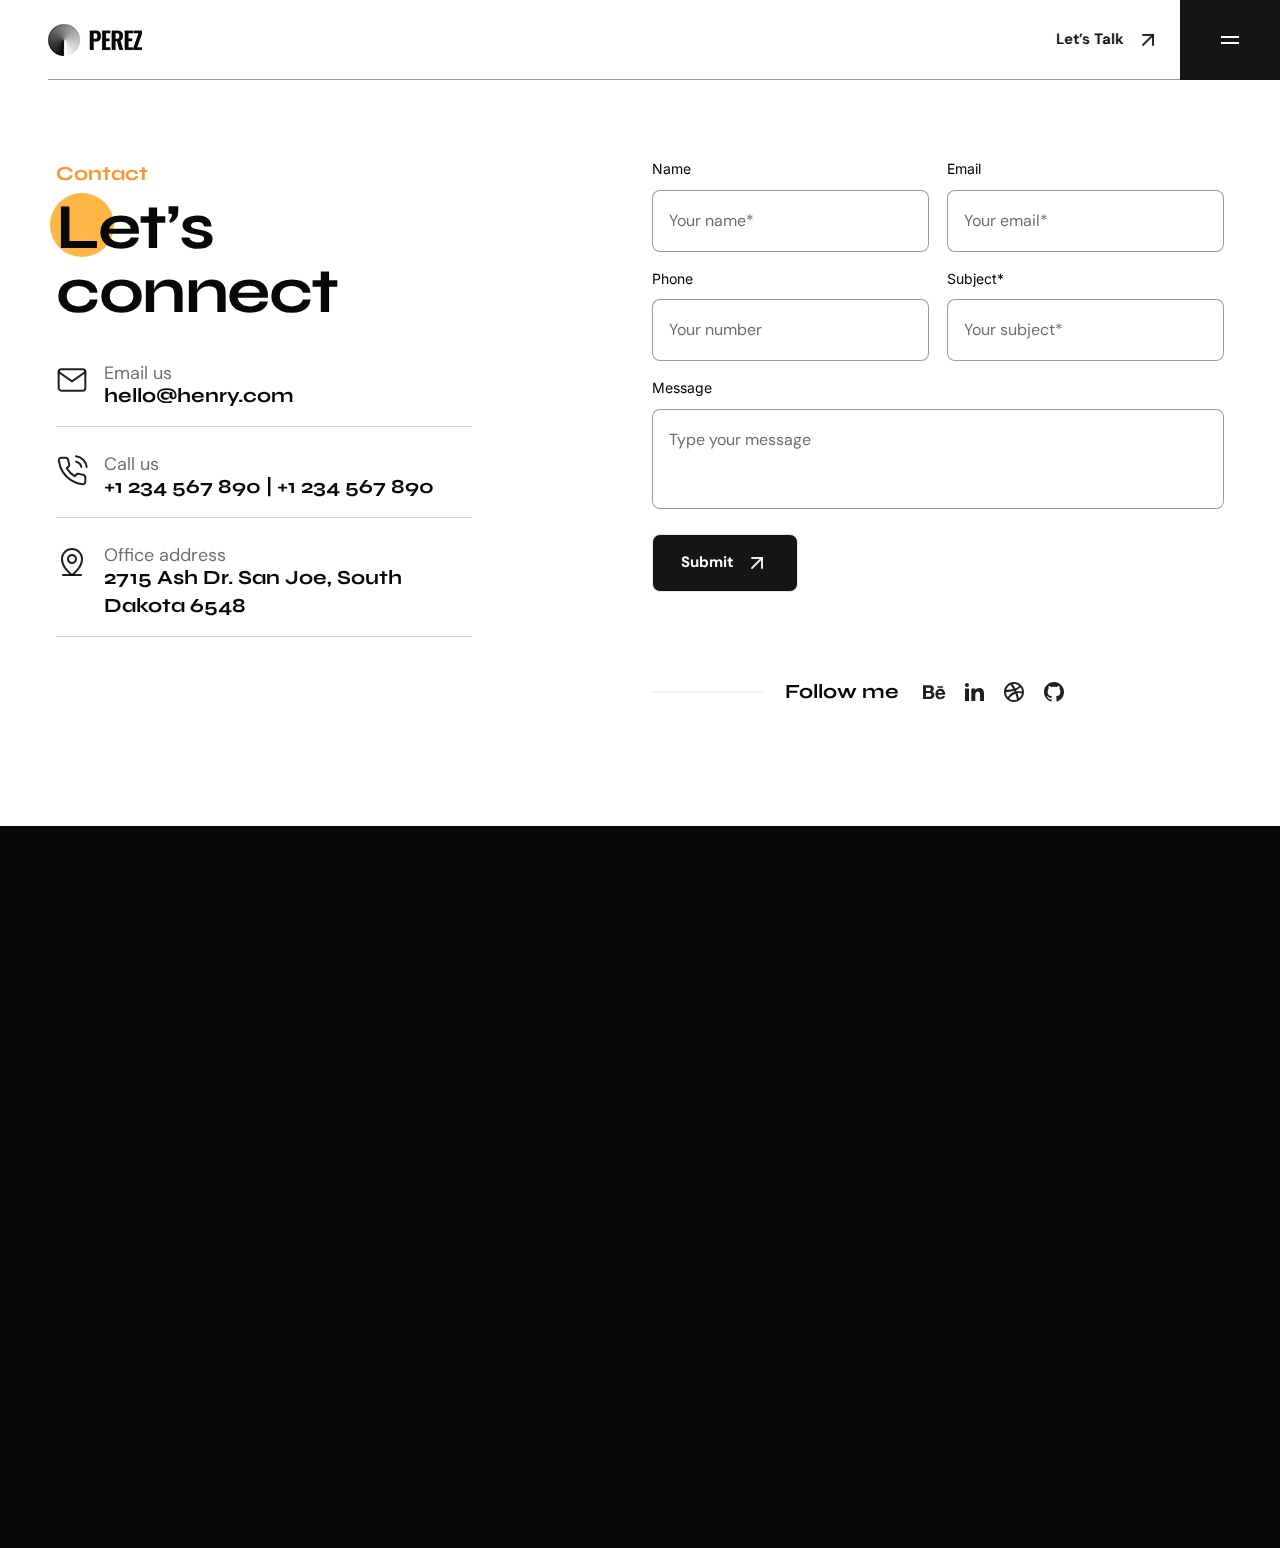
<file: contact.html>
<!DOCTYPE html>
<html class="no-js" lang="en">

<head>
    <meta charset="utf-8">
    <meta http-equiv="x-ua-compatible" content="ie=edge">
    <title>Perez - Tailwind CSS Personal Portfolio Template</title>
    <meta name="AdsBot-Google" content="noindex follow">
    <meta name="description" content="Perez - Tailwind CSS Personal Portfolio Template">
    <meta name="viewport" content="width=device-width, initial-scale=1, shrink-to-fit=no">

    <!-- Favicon -->
    <link rel="shortcut icon" type="image/x-icon" href="assets/images/favicon.png">

    <!-- CSS (Font, Vendor, Icon, Plugins & Style CSS files) -->

    <!-- Font CSS -->

    <link rel="preconnect" href="https://fonts.googleapis.com">
    <link rel="preconnect" href="https://fonts.gstatic.com" crossorigin>
    <link href="https://fonts.googleapis.com/css2?family=DM+Sans:ital,opsz,wght@0,9..40,100;0,9..40,200;0,9..40,300;0,9..40,400;0,9..40,500;0,9..40,600;0,9..40,700;0,9..40,800;0,9..40,900;0,9..40,1000;1,9..40,100;1,9..40,200;1,9..40,300;1,9..40,400;1,9..40,500;1,9..40,600;1,9..40,700;1,9..40,800;1,9..40,900;1,9..40,1000&amp;family=Inter:wght@100;200;300;400;500;600;700;800;900&amp;family=Poppins:ital,wght@0,100;0,200;0,300;0,400;0,500;0,600;0,700;0,800;0,900;1,100;1,200;1,300;1,400;1,500;1,600;1,700;1,800;1,900&amp;family=Syne:wght@400;500;600;700;800&amp;display=swap" rel="stylesheet">

    <!-- Plugins CSS (All Plugins Files) -->
    <link rel="stylesheet" href="assets/css/plugins/aos.css">


    <!-- Style CSS -->
    <link rel="stylesheet" href="assets/css/style.css">

</head>

<body>
    <div class="overflow-x-hidden">
        <!-- Header start -->

        <header id="sticky-header" class="xl:pl-12 bg-white">
            <div class="flex pl-4 xl:pl-0">

                <div class="flex-1 flex items-center justify-between border-b border-black-800 border-opacity-40">

                    <a href>
                        <img src="assets/images/logo/logo.png" alt="logo">
                    </a>

                    <!-- Link Start -->
                    <a href="contact.html" class="flex items-center flex-wrap py-[6px] px-3 text-[15px] font-bold text-active leading-none mr-2 transition-all duration-300 hover:text-orange group">Let’s
                        Talk
                        <span class="inline-block ml-3 group-hover:animate-arrow-move-up">
        <svg width="24" height="24" viewBox="0 0 24 24" fill="none" xmlns="http://www.w3.org/2000/svg">
          <path d="M7 17L17 7" stroke="currentColor" stroke-opacity="0.9" stroke-width="2" stroke-linecap="round" stroke-linejoin="round"/>
          <path d="M7 7H17V17" stroke="currentColor" stroke-opacity="0.9" stroke-width="2" stroke-linecap="round" stroke-linejoin="round"/>
        </svg>
      </span>
                    </a>
                    <!-- Link End -->
                </div>


                <!-- Button Start -->
                <div id="offcanvas-toggle" class="flex-none bg-active flex items-center flex-wrap justify-center py-7 px-[38px] cursor-pointer">
                    <button>
                        <svg width="24" height="24" viewBox="0 0 24 24" fill="none" xmlns="http://www.w3.org/2000/svg">
                            <rect x="3" y="8" width="18" height="2" fill="white"/>
                            <rect x="3" y="14" width="18" height="2" fill="white"/>
                        </svg>

                    </button>
                </div>
                <!-- Button End -->

            </div>
        </header>


        <!-- offcanvas-menu start -->
        <div id="offcanvas" class="offcanvas right-0 top-0 bottom-0 z-50 transform translate-x-full fixed h-full w-[350px] md:w-[460px] transition-all ease-in-out duration-300 bg-black-800 pl-8 flex flex-wrap flex-col justify-between">
            <!-- close button start -->

            <div>
                <div class="flex flex-wrap justify-between items-center border-b border-border-white mb-[80px]">
                    <a href>
                        <img src="assets/images/logo/offcanvas-logo.png" alt>
                    </a>
                    <button id="offcanvas-close" class="offcanvas-close bg-primary py-7 px-[38px]" aria-label="offcanvas">
                        <svg width="24" height="24" viewBox="0 0 24 24" fill="none" xmlns="http://www.w3.org/2000/svg">
                            <path fill-rule="evenodd" clip-rule="evenodd" d="M19.2803 4.71967C19.5732 5.01256 19.5732 5.48744 19.2803 5.78033L5.78033 19.2803C5.48744 19.5732 5.01256 19.5732 4.71967 19.2803C4.42678 18.9874 4.42678 18.5126 4.71967 18.2197L18.2197 4.71967C18.5126 4.42678 18.9874 4.42678 19.2803 4.71967Z" fill="white"/>
                            <path fill-rule="evenodd" clip-rule="evenodd" d="M4.71967 4.71967C5.01256 4.42678 5.48744 4.42678 5.78033 4.71967L19.2803 18.2197C19.5732 18.5126 19.5732 18.9874 19.2803 19.2803C18.9874 19.5732 18.5126 19.5732 18.2197 19.2803L4.71967 5.78033C4.42678 5.48744 4.42678 5.01256 4.71967 4.71967Z" fill="white"/>
                        </svg>
                    </button>
                </div>

                <!-- close button end -->

                <!-- offcanvas-menu start -->

                <nav class="offcanvas-menu mr-[40px] flex flex-wrap flex-col justify-between">
                    <ul>
                        <li class="border-b border-border-white py-4 group">
                            <a href class="text-white text-xl font-bold font-Syne leading-none flex flex-wrap items-center justify-between hover:text-orange transition duration-300">Home
                                <span class="inline-block group-hover:animate-arrow-move-up">
              <svg width="24" height="24" viewBox="0 0 24 24" fill="none" xmlns="http://www.w3.org/2000/svg">
                <path d="M7 17L17 7" stroke="currentColor" stroke-opacity="0.9" stroke-width="2" stroke-linecap="round" stroke-linejoin="round"/>
                <path d="M7 7H17V17" stroke="currentColor" stroke-opacity="0.9" stroke-width="2" stroke-linecap="round" stroke-linejoin="round"/>
              </svg>
            </span>
                            </a>
                        </li>
                        <li class="border-b border-border-white py-4 group">
                            <a href="about.html" class="text-white text-xl font-bold font-Syne leading-none flex flex-wrap items-center justify-between hover:text-orange transition duration-300">About
                                <span class="inline-block group-hover:animate-arrow-move-up">
              <svg width="24" height="24" viewBox="0 0 24 24" fill="none" xmlns="http://www.w3.org/2000/svg">
                <path d="M7 17L17 7" stroke="currentColor" stroke-opacity="0.9" stroke-width="2" stroke-linecap="round" stroke-linejoin="round"/>
                <path d="M7 7H17V17" stroke="currentColor" stroke-opacity="0.9" stroke-width="2" stroke-linecap="round" stroke-linejoin="round"/>
              </svg>
            </span>
                            </a>

                        </li>
                        <li class="border-b border-border-white py-4 group">
                            <a href="projects.html" class="text-white text-xl font-bold font-Syne leading-none flex flex-wrap items-center justify-between hover:text-orange transition duration-300">Project
                                <span class="inline-block group-hover:animate-arrow-move-up">
              <svg width="24" height="24" viewBox="0 0 24 24" fill="none" xmlns="http://www.w3.org/2000/svg">
                <path d="M7 17L17 7" stroke="currentColor" stroke-opacity="0.9" stroke-width="2" stroke-linecap="round" stroke-linejoin="round"/>
                <path d="M7 7H17V17" stroke="currentColor" stroke-opacity="0.9" stroke-width="2" stroke-linecap="round" stroke-linejoin="round"/>
              </svg>
            </span>
                            </a>
                        </li>
                        <li class="border-b border-border-white py-4 group">
                            <a href="project-details.html" class="text-white text-xl font-bold font-Syne leading-none flex flex-wrap items-center justify-between hover:text-orange transition duration-300">Project details
                                <span class="inline-block group-hover:animate-arrow-move-up">
              <svg width="24" height="24" viewBox="0 0 24 24" fill="none" xmlns="http://www.w3.org/2000/svg">
                <path d="M7 17L17 7" stroke="currentColor" stroke-opacity="0.9" stroke-width="2" stroke-linecap="round" stroke-linejoin="round"/>
                <path d="M7 7H17V17" stroke="currentColor" stroke-opacity="0.9" stroke-width="2" stroke-linecap="round" stroke-linejoin="round"/>
              </svg>
            </span>
                            </a>
                        </li>
                        <li class="border-b border-border-white py-4 group">
                            <a href="blog.html" class="text-white text-xl font-bold font-Syne leading-none flex flex-wrap items-center justify-between hover:text-orange transition duration-300">Blog
                                <span class="inline-block group-hover:animate-arrow-move-up">
              <svg width="24" height="24" viewBox="0 0 24 24" fill="none" xmlns="http://www.w3.org/2000/svg">
                <path d="M7 17L17 7" stroke="currentColor" stroke-opacity="0.9" stroke-width="2" stroke-linecap="round" stroke-linejoin="round"/>
                <path d="M7 7H17V17" stroke="currentColor" stroke-opacity="0.9" stroke-width="2" stroke-linecap="round" stroke-linejoin="round"/>
              </svg>
            </span>
                            </a>
                        </li>
                        <li class="border-b border-border-white py-4 group">
                            <a href="blog-details.html" class="text-white text-xl font-bold font-Syne leading-none flex flex-wrap items-center justify-between hover:text-orange transition duration-300">Blog Details
                                <span class="inline-block group-hover:animate-arrow-move-up">
              <svg width="24" height="24" viewBox="0 0 24 24" fill="none" xmlns="http://www.w3.org/2000/svg">
                <path d="M7 17L17 7" stroke="currentColor" stroke-opacity="0.9" stroke-width="2" stroke-linecap="round" stroke-linejoin="round"/>
                <path d="M7 7H17V17" stroke="currentColor" stroke-opacity="0.9" stroke-width="2" stroke-linecap="round" stroke-linejoin="round"/>
              </svg>
            </span>
                            </a>
                        </li>

                        <li class="border-b border-border-white py-4 group">
                            <a href="contact.html" class="text-white text-xl font-bold font-Syne leading-none flex flex-wrap items-center justify-between hover:text-orange transition duration-300">Contact
                                <span class="inline-block group-hover:animate-arrow-move-up">
              <svg width="24" height="24" viewBox="0 0 24 24" fill="none" xmlns="http://www.w3.org/2000/svg">
                <path d="M7 17L17 7" stroke="currentColor" stroke-opacity="0.9" stroke-width="2" stroke-linecap="round" stroke-linejoin="round"/>
                <path d="M7 7H17V17" stroke="currentColor" stroke-opacity="0.9" stroke-width="2" stroke-linecap="round" stroke-linejoin="round"/>
              </svg>
            </span>
                            </a>
                        </li>

                    </ul>
                </nav>

            </div>


            <nav class="pb-10">
                <ul class="flex flex-wrap gap-x-4 items-center">
                    <li><a href="#" class="text-white transition-all duration-300 hover:text-orange">
                            <svg width="24" height="24" viewBox="0 0 24 24" fill="none" xmlns="http://www.w3.org/2000/svg">
                                <path d="M7.443 5.3501C8.082 5.3501 8.673 5.4001 9.213 5.5481C9.754 5.6471 10.197 5.8451 10.59 6.0921C10.984 6.3401 11.279 6.6861 11.475 7.1311C11.672 7.5761 11.771 8.1211 11.771 8.7141C11.771 9.4071 11.623 10.0001 11.279 10.4451C10.984 10.8911 10.492 11.2861 9.902 11.5831C10.738 11.8311 11.377 12.2761 11.771 12.8701C12.164 13.4631 12.41 14.2051 12.41 15.0461C12.41 15.7391 12.262 16.3321 12.016 16.8271C11.771 17.3221 11.377 17.7671 10.934 18.0641C10.4528 18.3824 9.92083 18.6164 9.361 18.7561C8.771 18.9051 8.181 19.0041 7.591 19.0041H1V5.3501H7.443ZM7.049 10.8901C7.59 10.8901 8.033 10.7421 8.377 10.4951C8.721 10.2481 8.869 9.8021 8.869 9.2581C8.869 8.9611 8.819 8.6651 8.721 8.4671C8.623 8.2691 8.475 8.1201 8.279 7.9721C8.082 7.8731 7.885 7.7741 7.639 7.7251C7.393 7.6751 7.148 7.6751 6.852 7.6751H4V10.8911H7.05L7.049 10.8901ZM7.197 16.7281C7.492 16.7281 7.787 16.6781 8.033 16.6291C8.279 16.5791 8.525 16.4811 8.721 16.3321C8.92138 16.1873 9.08903 16.002 9.213 15.7881C9.311 15.5411 9.41 15.2441 9.41 14.8981C9.41 14.2051 9.213 13.7111 8.82 13.3641C8.426 13.0671 7.885 12.9191 7.246 12.9191H4V16.7291L7.197 16.7281ZM16.689 16.6781C17.082 17.0741 17.672 17.2721 18.459 17.2721C19 17.2721 19.492 17.1241 19.885 16.8771C20.279 16.5801 20.525 16.2831 20.623 15.9871H23.033C22.639 17.1731 22.049 18.0141 21.263 18.5591C20.475 19.0531 19.541 19.3501 18.41 19.3501C17.6864 19.3523 16.9688 19.218 16.295 18.9541C15.6887 18.7267 15.148 18.353 14.721 17.8661C14.2643 17.4107 13.9267 16.8498 13.738 16.2331C13.492 15.5901 13.393 14.8981 13.393 14.1061C13.393 13.3641 13.492 12.6721 13.738 12.0281C13.9749 11.4085 14.3252 10.8384 14.771 10.3471C15.2201 9.88594 15.7543 9.51613 16.344 9.2581C17.0007 8.99416 17.7022 8.85969 18.41 8.8621C19.246 8.8621 19.984 9.0111 20.623 9.3571C21.263 9.7031 21.754 10.0991 22.147 10.6931C22.541 11.2371 22.837 11.8801 23.033 12.5731C23.131 13.2651 23.18 13.9581 23.131 14.7491H16C16 15.5411 16.295 16.2831 16.689 16.6791V16.6781ZM19.787 11.4841C19.443 11.1381 18.902 10.9401 18.262 10.9401C17.82 10.9401 17.475 11.0401 17.18 11.1881C16.885 11.3361 16.689 11.5341 16.492 11.7321C16.311 11.9234 16.1912 12.1643 16.148 12.4241C16.098 12.6721 16.049 12.8701 16.049 13.0671H20.475C20.377 12.3251 20.131 11.8311 19.787 11.4841ZM15.459 6.2901H20.967V7.6261H15.46V6.2901H15.459Z" fill="currentColor" fill-opacity="0.9"/>
                            </svg>

                        </a></li>
                    <li><a href="#" class="text-white transition-all duration-300 hover:text-orange"><svg width="24" height="24" viewBox="0 0 24 24" fill="none" xmlns="http://www.w3.org/2000/svg">
                                <path d="M6.94043 5.00002C6.94017 5.53046 6.7292 6.03906 6.35394 6.41394C5.97868 6.78883 5.46986 6.99929 4.93943 6.99902C4.409 6.99876 3.90039 6.78779 3.52551 6.41253C3.15062 6.03727 2.94016 5.52846 2.94043 4.99802C2.9407 4.46759 3.15166 3.95899 3.52692 3.5841C3.90218 3.20922 4.411 2.99876 4.94143 2.99902C5.47186 2.99929 5.98047 3.21026 6.35535 3.58552C6.73024 3.96078 6.9407 4.46959 6.94043 5.00002ZM7.00043 8.48002H3.00043V21H7.00043V8.48002ZM13.3204 8.48002H9.34043V21H13.2804V14.43C13.2804 10.77 18.0504 10.43 18.0504 14.43V21H22.0004V13.07C22.0004 6.90002 14.9404 7.13002 13.2804 10.16L13.3204 8.48002Z" fill="currentColor" fill-opacity="0.9"/>
                            </svg>
                        </a></li>
                    <li><a href="#" class="text-white transition-all duration-300 hover:text-orange"><svg width="24" height="24" viewBox="0 0 24 24" fill="none" xmlns="http://www.w3.org/2000/svg">
                                <path d="M19.989 11.572C19.907 9.99792 19.3596 8.4836 18.416 7.221C18.1285 7.53061 17.8212 7.82123 17.496 8.091C16.4969 8.92086 15.3805 9.5982 14.183 10.101C14.35 10.451 14.503 10.79 14.638 11.11V11.113C14.665 11.174 14.688 11.231 14.732 11.342L14.749 11.382C16.262 11.212 17.858 11.275 19.405 11.485C19.611 11.512 19.805 11.541 19.989 11.572ZM10.604 4.122C11.5786 5.49516 12.4772 6.92062 13.296 8.392C14.519 7.91 15.53 7.302 16.344 6.625C16.674 6.351 16.938 6.093 17.14 5.87C15.701 4.65972 13.8803 3.99733 12 4C11.524 4 11.058 4.042 10.604 4.121V4.122ZM4.253 9.997C4.93423 9.97981 5.61464 9.93878 6.293 9.874C7.93264 9.72734 9.55828 9.4525 11.155 9.052C10.3205 7.60221 9.41956 6.19171 8.455 4.825C7.42472 5.3354 6.51626 6.06141 5.79124 6.95379C5.06623 7.84617 4.54162 8.88404 4.253 9.997ZM5.783 17.035C6.25195 16.3575 6.77894 15.7221 7.358 15.136C8.812 13.646 10.528 12.486 12.514 11.846L12.576 11.828C12.411 11.464 12.256 11.139 12.1 10.833C10.264 11.368 8.33 11.702 6.403 11.875C5.463 11.96 4.62 11.997 4 12.003C3.99815 13.8356 4.62722 15.6128 5.783 17.035ZM15.004 19.415C14.6184 17.4703 14.0725 15.5607 13.372 13.706C11.372 14.433 9.776 15.496 8.543 16.764C8.0454 17.2664 7.60382 17.8213 7.226 18.419C8.60481 19.4478 10.2797 20.0025 12 20C13.0299 20.0015 14.0504 19.8035 15.005 19.417L15.004 19.415ZM16.878 18.34C18.4393 17.1398 19.5028 15.4057 19.865 13.47C19.525 13.385 19.094 13.3 18.62 13.234C17.5661 13.0823 16.4968 13.0712 15.44 13.201C16.035 14.8799 16.5154 16.5961 16.878 18.34ZM12 22C6.477 22 2 17.523 2 12C2 6.477 6.477 2 12 2C17.523 2 22 6.477 22 12C22 17.523 17.523 22 12 22Z" fill="currentColor" fill-opacity="0.9"/>
                            </svg>
                        </a></li>
                    <li><a href="#" class="text-white transition-all duration-300 hover:text-orange"><svg width="24" height="24" viewBox="0 0 24 24" fill="none" xmlns="http://www.w3.org/2000/svg">
                                <path d="M12.001 2C6.47598 2 2.00098 6.475 2.00098 12C1.99977 14.0992 2.65958 16.1454 3.88679 17.8484C5.114 19.5515 6.84631 20.8249 8.83798 21.488C9.33798 21.575 9.52598 21.275 9.52598 21.012C9.52598 20.775 9.51298 19.988 9.51298 19.15C7.00098 19.613 6.35098 18.538 6.15098 17.975C6.03798 17.687 5.55098 16.8 5.12598 16.562C4.77598 16.375 4.27598 15.912 5.11298 15.9C5.90098 15.887 6.46298 16.625 6.65098 16.925C7.55098 18.437 8.98798 18.012 9.56298 17.75C9.65098 17.1 9.91298 16.663 10.201 16.413C7.97598 16.163 5.65098 15.3 5.65098 11.475C5.65098 10.387 6.03798 9.488 6.67598 8.788C6.57598 8.538 6.22598 7.513 6.77598 6.138C6.77598 6.138 7.61298 5.875 9.52598 7.162C10.3401 6.9364 11.1812 6.82302 12.026 6.825C12.876 6.825 13.726 6.937 14.526 7.162C16.439 5.862 17.276 6.138 17.276 6.138C17.826 7.513 17.476 8.538 17.376 8.788C18.013 9.488 18.401 10.375 18.401 11.475C18.401 15.313 16.064 16.163 13.839 16.413C14.201 16.725 14.514 17.325 14.514 18.263C14.514 19.6 14.501 20.675 14.501 21.013C14.501 21.275 14.689 21.587 15.189 21.487C17.1738 20.8166 18.8985 19.5408 20.1203 17.8389C21.3421 16.1371 21.9995 14.095 22 12C22 6.475 17.525 2 12 2H12.001Z" fill="currentColor" fill-opacity="0.9"/>
                            </svg>
                        </a></li>

                </ul>
            </nav>
        </div>
        <!-- offcanvas-menu end -->

        <!-- Header end -->


        <!-- Portfolio Section Start -->
        <section class="bg-white pt-20 pb-[120px]">
            <div class="container mx-auto">
                <div class="grid grid-cols-12 gap-6">
                    <div class="col-span-12 lg:col-span-6" data-aos="fade-up">
                        <div class="font-bold font-Syne leading-none flex flex-wrap flex-col gap-y-2 mb-10">
                            <span class="text-orange text-xl">Contact</span>
                            <h3 class="text-black-800 text-4xl lg:text-5xl xl:text-[64px] tracking-[-1.5px]">
                                <span class="relative z-[1] before:rounded-full before:bg-primary before:block before:absolute before:top-[4px] before:left-[-6px] before:-z-[1] before:w-[36px] lg:before:w-[48px] xl:before:w-[64px] before:h-[36px] lg:before:h-[48px] xl:before:h-[64px]">Le</span>t’s
                                <br class="hidden lg:block">
                                connect
                            </h3>
                        </div>


                        <div class="flex flex-wrap flex-col gap-7">
                            <div class="flex flex-wrap gap-4 pb-4 border-b border-gray-300 lg:max-w-[416px]">
                                <span>
                                    <svg width="32" height="32" viewBox="0 0 32 32" fill="none" xmlns="http://www.w3.org/2000/svg">
                                        <path d="M5.33366 5.33325H26.667C28.1337 5.33325 29.3337 6.53325 29.3337 7.99992V23.9999C29.3337 25.4666 28.1337 26.6666 26.667 26.6666H5.33366C3.86699 26.6666 2.66699 25.4666 2.66699 23.9999V7.99992C2.66699 6.53325 3.86699 5.33325 5.33366 5.33325Z" stroke="#080808" stroke-opacity="0.9" stroke-width="2" stroke-linecap="round" stroke-linejoin="round"/>
                                        <path d="M29.3337 8L16.0003 17.3333L2.66699 8" stroke="#080808" stroke-opacity="0.9" stroke-width="2" stroke-linecap="round" stroke-linejoin="round"/>
                                    </svg>

                                </span>
                                <div class="flex flex-wrap flex-col flex-1">
                                    <span class="paragraph !leading-none">Email us</span>
                                    <h5 class="text-xl font-bold font-Syne text-black-800 leading-7">hello@henry.com
                                    </h5>
                                </div>
                            </div>
                            <div class="flex flex-wrap gap-4 pb-4 border-b border-gray-300 lg:max-w-[416px]">
                                <span>
                                    <svg width="32" height="32" viewBox="0 0 32 32" fill="none" xmlns="http://www.w3.org/2000/svg">
                                        <path d="M20.0663 6.66658C21.3686 6.92067 22.5654 7.55759 23.5037 8.49583C24.4419 9.43407 25.0788 10.6309 25.3329 11.9333M20.0663 1.33325C22.772 1.63383 25.295 2.84548 27.2212 4.76926C29.1474 6.69304 30.3623 9.2146 30.6663 11.9199M29.3329 22.5599V26.5599C29.3344 26.9313 29.2584 27.2988 29.1096 27.639C28.9608 27.9793 28.7427 28.2847 28.469 28.5357C28.1954 28.7868 27.8724 28.9779 27.5206 29.0969C27.1688 29.2158 26.7961 29.26 26.4263 29.2266C22.3234 28.7808 18.3823 27.3788 14.9196 25.1333C11.698 23.0861 8.9667 20.3548 6.91959 17.1333C4.66622 13.6549 3.26391 9.69458 2.82625 5.57325C2.79293 5.20454 2.83675 4.83293 2.95492 4.48208C3.07309 4.13124 3.26301 3.80884 3.51261 3.53541C3.7622 3.26199 4.06599 3.04353 4.40464 2.89395C4.74329 2.74436 5.10937 2.66693 5.47959 2.66659H9.47959C10.1267 2.66022 10.754 2.88936 11.2446 3.3113C11.7352 3.73323 12.0557 4.31918 12.1463 4.95992C12.3151 6.24001 12.6282 7.49689 13.0796 8.70659C13.259 9.18382 13.2978 9.70247 13.1915 10.2011C13.0851 10.6997 12.8381 11.1574 12.4796 11.5199L10.7863 13.2133C12.6843 16.5513 15.4482 19.3152 18.7863 21.2133L20.4796 19.5199C20.8421 19.1614 21.2998 18.9144 21.7984 18.808C22.297 18.7017 22.8157 18.7405 23.2929 18.9199C24.5026 19.3713 25.7595 19.6844 27.0396 19.8533C27.6873 19.9446 28.2788 20.2709 28.7016 20.7699C29.1245 21.269 29.3491 21.906 29.3329 22.5599Z" stroke="#080808" stroke-opacity="0.9" stroke-width="2" stroke-linecap="round" stroke-linejoin="round"/>
                                    </svg>


                                </span>
                                <div class="flex flex-wrap flex-col flex-1">
                                    <span class="paragraph !leading-none">Call us</span>
                                    <h5 class="text-xl font-bold font-Syne text-black-800 leading-7">+1 234 567 890 | +1
                                        234 567 890
                                    </h5>
                                </div>
                            </div>
                            <div class="flex flex-wrap gap-4 pb-4 border-b border-gray-300 lg:max-w-[416px]">
                                <span>
                                    <svg width="32" height="32" viewBox="0 0 32 32" fill="none" xmlns="http://www.w3.org/2000/svg">
                                        <path fill-rule="evenodd" clip-rule="evenodd" d="M6 29C6 28.4477 6.44772 28 7 28H25C25.5523 28 26 28.4477 26 29C26 29.5523 25.5523 30 25 30H7C6.44772 30 6 29.5523 6 29Z" fill="#080808" fill-opacity="0.9"/>
                                        <path fill-rule="evenodd" clip-rule="evenodd" d="M16 10C14.3431 10 13 11.3431 13 13C13 14.6569 14.3431 16 16 16C17.6569 16 19 14.6569 19 13C19 11.3431 17.6569 10 16 10ZM11 13C11 10.2386 13.2386 8 16 8C18.7614 8 21 10.2386 21 13C21 15.7614 18.7614 18 16 18C13.2386 18 11 15.7614 11 13Z" fill="#080808" fill-opacity="0.9"/>
                                        <path fill-rule="evenodd" clip-rule="evenodd" d="M16 4C13.6131 4 11.3239 4.94821 9.63604 6.63604C7.94821 8.32387 7 10.6131 7 13C7 17.1399 9.31185 20.9096 11.7546 23.7188C12.9638 25.1094 14.1755 26.2305 15.0851 27.0037C15.4449 27.3095 15.7562 27.5599 16 27.75C16.2438 27.5599 16.5551 27.3095 16.9149 27.0037C17.8245 26.2305 19.0362 25.1094 20.2454 23.7188C22.6882 20.9096 25 17.1399 25 13C25 10.6131 24.0518 8.32387 22.364 6.63604C20.6761 4.94821 18.3869 4 16 4ZM16 29C15.4265 29.8192 15.4263 29.819 15.4259 29.8188L15.4251 29.8182L15.4228 29.8166L15.4154 29.8114L15.39 29.7933C15.3683 29.7778 15.3375 29.7557 15.2981 29.7269C15.2192 29.6693 15.1059 29.5853 14.9631 29.4762C14.6775 29.2579 14.2732 28.9384 13.7899 28.5276C12.8245 27.707 11.5362 26.5156 10.2454 25.0312C7.68815 22.0904 5 17.8601 5 13C5 10.0826 6.15893 7.28473 8.22183 5.22183C10.2847 3.15893 13.0826 2 16 2C18.9174 2 21.7153 3.15893 23.7782 5.22183C25.8411 7.28473 27 10.0826 27 13C27 17.8601 24.3118 22.0904 21.7546 25.0312C20.4638 26.5156 19.1755 27.707 18.2101 28.5276C17.7268 28.9384 17.3225 29.2579 17.0369 29.4762C16.8941 29.5853 16.7808 29.6693 16.7019 29.7269C16.6625 29.7557 16.6317 29.7778 16.61 29.7933L16.5846 29.8114L16.5772 29.8166L16.5749 29.8182L16.5741 29.8188C16.5737 29.819 16.5735 29.8192 16 29ZM16 29L16.5735 29.8192C16.2291 30.0603 15.7709 30.0603 15.4265 29.8192L16 29Z" fill="#080808" fill-opacity="0.9"/>
                                    </svg>


                                </span>
                                <div class="flex flex-wrap flex-col flex-1">
                                    <span class="paragraph !leading-none">Office address</span>
                                    <h5 class="text-xl font-bold font-Syne text-black-800 leading-7">2715 Ash Dr. San
                                        Joe, South Dakota 6548
                                    </h5>
                                </div>
                            </div>
                        </div>
                    </div>
                    <div class="col-span-12 lg:col-span-6" data-aos="fade-up" data-aos-delay="300">
                        <form id="contact-form" action="mail.php" method="post" class="grid grid-cols-12 gap-[18px]">
                            <div class="col-span-12 md:col-span-6">
                                <label class="text-sm font-normal font-Inter leading-tight mb-3 block" for="name">Name</label>
                                <input id="name" class="font-normal w-full leading-7 placeholder:opacity-100 placeholder:text-black-text-600 border border-black-800 border-opacity-40 rounded-[8px] p-4 focus:border-black-800 focus:border-opacity-40 focus:outline-none " type="text" required placeholder="Your name*" name="name">
                            </div>
                            <div class="col-span-12 md:col-span-6">
                                <label class="text-sm font-normal font-Inter leading-tight mb-3 block" for="Email">Email</label>
                                <input id="Email" class="font-normal w-full leading-7 placeholder:opacity-100 placeholder:text-black-text-600 border border-black-800 border-opacity-40 rounded-[8px] p-4 focus:border-black-800 focus:border-opacity-40 focus:outline-none " type="email" required placeholder="Your email*" name="email">
                            </div>
                            <div class="col-span-12 md:col-span-6">
                                <label class="text-sm font-normal font-Inter leading-tight mb-3 block" for="Phone">Phone</label>
                                <input id="Phone" class="font-normal w-full leading-7 placeholder:opacity-100 placeholder:text-black-text-600 border border-black-800 border-opacity-40 rounded-[8px] p-4 focus:border-black-800 focus:border-opacity-40 focus:outline-none " type="text" required placeholder="Your number" name="phone">
                            </div>
                            <div class="col-span-12 md:col-span-6">
                                <label class="text-sm font-normal font-Inter leading-tight mb-3 block" for="Subject">Subject*</label>
                                <input id="Subject" class="font-normal w-full leading-7 placeholder:opacity-100 placeholder:text-black-text-600 border border-black-800 border-opacity-40 rounded-[8px] p-4 focus:border-black-800 focus:border-opacity-40 focus:outline-none " type="text" required placeholder="Your subject*" name="subject">
                            </div>

                            <div class="col-span-12">
                                <label class="text-sm font-normal font-Inter leading-tight mb-3 block" for="Message">Message</label>
                                <textarea class="h-[100px] font-normal w-full leading-7 placeholder:opacity-100 placeholder:text-black-text-600 border border-black-800 border-opacity-40 rounded-[8px] p-4 focus:border-black-800 focus:border-opacity-40 focus:outline-none resize-none" name="message" id="Message" cols="30" rows="10" required placeholder="Type your message"></textarea>
                            </div>


                            <div class="col-span-12">
                                <button class="flex items-center flex-wrap btn-primary group" type="submit">Submit
                                    <span class="inline-block ml-3 group-hover:animate-arrow-move-up">
        <svg width="24" height="24" viewBox="0 0 24 24" fill="none" xmlns="http://www.w3.org/2000/svg">
          <path d="M7 17L17 7" stroke="currentColor" stroke-opacity="0.9" stroke-width="2" stroke-linecap="round" stroke-linejoin="round"/>
          <path d="M7 7H17V17" stroke="currentColor" stroke-opacity="0.9" stroke-width="2" stroke-linecap="round" stroke-linejoin="round"/>
        </svg>
      </span>
                                </button>
                                <p class="form-message mt-3"></p>
                            </div>

                            <div class="col-span-12">
                                <div class="justify-start sm:items-center gap-[23px] inline-flex mt-14 flex-col sm:flex-row">
                                    <svg width="110" height="2" viewBox="0 0 110 2" fill="none" xmlns="http://www.w3.org/2000/svg">
                                        <path d="M0 1H110" stroke="#080808" stroke-opacity="0.1"/>
                                    </svg>

                                    <div class="flex flex-wrap gap-[23px]">
                                        <h4 class="text-black-800 text-xl font-bold font-Syne leading-7">Follow me</h4>

                                        <ul class="flex flex-wrap gap-x-4 items-center">
                                            <li><a href="#" class="text-black-800 transition-all duration-300 hover:text-orange">
                                                    <svg width="24" height="24" viewBox="0 0 24 24" fill="none" xmlns="http://www.w3.org/2000/svg">
                                                        <path d="M7.443 5.3501C8.082 5.3501 8.673 5.4001 9.213 5.5481C9.754 5.6471 10.197 5.8451 10.59 6.0921C10.984 6.3401 11.279 6.6861 11.475 7.1311C11.672 7.5761 11.771 8.1211 11.771 8.7141C11.771 9.4071 11.623 10.0001 11.279 10.4451C10.984 10.8911 10.492 11.2861 9.902 11.5831C10.738 11.8311 11.377 12.2761 11.771 12.8701C12.164 13.4631 12.41 14.2051 12.41 15.0461C12.41 15.7391 12.262 16.3321 12.016 16.8271C11.771 17.3221 11.377 17.7671 10.934 18.0641C10.4528 18.3824 9.92083 18.6164 9.361 18.7561C8.771 18.9051 8.181 19.0041 7.591 19.0041H1V5.3501H7.443ZM7.049 10.8901C7.59 10.8901 8.033 10.7421 8.377 10.4951C8.721 10.2481 8.869 9.8021 8.869 9.2581C8.869 8.9611 8.819 8.6651 8.721 8.4671C8.623 8.2691 8.475 8.1201 8.279 7.9721C8.082 7.8731 7.885 7.7741 7.639 7.7251C7.393 7.6751 7.148 7.6751 6.852 7.6751H4V10.8911H7.05L7.049 10.8901ZM7.197 16.7281C7.492 16.7281 7.787 16.6781 8.033 16.6291C8.279 16.5791 8.525 16.4811 8.721 16.3321C8.92138 16.1873 9.08903 16.002 9.213 15.7881C9.311 15.5411 9.41 15.2441 9.41 14.8981C9.41 14.2051 9.213 13.7111 8.82 13.3641C8.426 13.0671 7.885 12.9191 7.246 12.9191H4V16.7291L7.197 16.7281ZM16.689 16.6781C17.082 17.0741 17.672 17.2721 18.459 17.2721C19 17.2721 19.492 17.1241 19.885 16.8771C20.279 16.5801 20.525 16.2831 20.623 15.9871H23.033C22.639 17.1731 22.049 18.0141 21.263 18.5591C20.475 19.0531 19.541 19.3501 18.41 19.3501C17.6864 19.3523 16.9688 19.218 16.295 18.9541C15.6887 18.7267 15.148 18.353 14.721 17.8661C14.2643 17.4107 13.9267 16.8498 13.738 16.2331C13.492 15.5901 13.393 14.8981 13.393 14.1061C13.393 13.3641 13.492 12.6721 13.738 12.0281C13.9749 11.4085 14.3252 10.8384 14.771 10.3471C15.2201 9.88594 15.7543 9.51613 16.344 9.2581C17.0007 8.99416 17.7022 8.85969 18.41 8.8621C19.246 8.8621 19.984 9.0111 20.623 9.3571C21.263 9.7031 21.754 10.0991 22.147 10.6931C22.541 11.2371 22.837 11.8801 23.033 12.5731C23.131 13.2651 23.18 13.9581 23.131 14.7491H16C16 15.5411 16.295 16.2831 16.689 16.6791V16.6781ZM19.787 11.4841C19.443 11.1381 18.902 10.9401 18.262 10.9401C17.82 10.9401 17.475 11.0401 17.18 11.1881C16.885 11.3361 16.689 11.5341 16.492 11.7321C16.311 11.9234 16.1912 12.1643 16.148 12.4241C16.098 12.6721 16.049 12.8701 16.049 13.0671H20.475C20.377 12.3251 20.131 11.8311 19.787 11.4841ZM15.459 6.2901H20.967V7.6261H15.46V6.2901H15.459Z" fill="currentColor" fill-opacity="0.9"/>
                                                    </svg>

                                                </a></li>
                                            <li><a href="#" class="text-black-800 transition-all duration-300 hover:text-orange"><svg width="24" height="24" viewBox="0 0 24 24" fill="none" xmlns="http://www.w3.org/2000/svg">
                                                        <path d="M6.94043 5.00002C6.94017 5.53046 6.7292 6.03906 6.35394 6.41394C5.97868 6.78883 5.46986 6.99929 4.93943 6.99902C4.409 6.99876 3.90039 6.78779 3.52551 6.41253C3.15062 6.03727 2.94016 5.52846 2.94043 4.99802C2.9407 4.46759 3.15166 3.95899 3.52692 3.5841C3.90218 3.20922 4.411 2.99876 4.94143 2.99902C5.47186 2.99929 5.98047 3.21026 6.35535 3.58552C6.73024 3.96078 6.9407 4.46959 6.94043 5.00002ZM7.00043 8.48002H3.00043V21H7.00043V8.48002ZM13.3204 8.48002H9.34043V21H13.2804V14.43C13.2804 10.77 18.0504 10.43 18.0504 14.43V21H22.0004V13.07C22.0004 6.90002 14.9404 7.13002 13.2804 10.16L13.3204 8.48002Z" fill="currentColor" fill-opacity="0.9"/>
                                                    </svg>
                                                </a></li>
                                            <li><a href="#" class="text-black-800 transition-all duration-300 hover:text-orange"><svg width="24" height="24" viewBox="0 0 24 24" fill="none" xmlns="http://www.w3.org/2000/svg">
                                                        <path d="M19.989 11.572C19.907 9.99792 19.3596 8.4836 18.416 7.221C18.1285 7.53061 17.8212 7.82123 17.496 8.091C16.4969 8.92086 15.3805 9.5982 14.183 10.101C14.35 10.451 14.503 10.79 14.638 11.11V11.113C14.665 11.174 14.688 11.231 14.732 11.342L14.749 11.382C16.262 11.212 17.858 11.275 19.405 11.485C19.611 11.512 19.805 11.541 19.989 11.572ZM10.604 4.122C11.5786 5.49516 12.4772 6.92062 13.296 8.392C14.519 7.91 15.53 7.302 16.344 6.625C16.674 6.351 16.938 6.093 17.14 5.87C15.701 4.65972 13.8803 3.99733 12 4C11.524 4 11.058 4.042 10.604 4.121V4.122ZM4.253 9.997C4.93423 9.97981 5.61464 9.93878 6.293 9.874C7.93264 9.72734 9.55828 9.4525 11.155 9.052C10.3205 7.60221 9.41956 6.19171 8.455 4.825C7.42472 5.3354 6.51626 6.06141 5.79124 6.95379C5.06623 7.84617 4.54162 8.88404 4.253 9.997ZM5.783 17.035C6.25195 16.3575 6.77894 15.7221 7.358 15.136C8.812 13.646 10.528 12.486 12.514 11.846L12.576 11.828C12.411 11.464 12.256 11.139 12.1 10.833C10.264 11.368 8.33 11.702 6.403 11.875C5.463 11.96 4.62 11.997 4 12.003C3.99815 13.8356 4.62722 15.6128 5.783 17.035ZM15.004 19.415C14.6184 17.4703 14.0725 15.5607 13.372 13.706C11.372 14.433 9.776 15.496 8.543 16.764C8.0454 17.2664 7.60382 17.8213 7.226 18.419C8.60481 19.4478 10.2797 20.0025 12 20C13.0299 20.0015 14.0504 19.8035 15.005 19.417L15.004 19.415ZM16.878 18.34C18.4393 17.1398 19.5028 15.4057 19.865 13.47C19.525 13.385 19.094 13.3 18.62 13.234C17.5661 13.0823 16.4968 13.0712 15.44 13.201C16.035 14.8799 16.5154 16.5961 16.878 18.34ZM12 22C6.477 22 2 17.523 2 12C2 6.477 6.477 2 12 2C17.523 2 22 6.477 22 12C22 17.523 17.523 22 12 22Z" fill="currentColor" fill-opacity="0.9"/>
                                                    </svg>
                                                </a></li>
                                            <li><a href="#" class="text-black-800 transition-all duration-300 hover:text-orange"><svg width="24" height="24" viewBox="0 0 24 24" fill="none" xmlns="http://www.w3.org/2000/svg">
                                                        <path d="M12.001 2C6.47598 2 2.00098 6.475 2.00098 12C1.99977 14.0992 2.65958 16.1454 3.88679 17.8484C5.114 19.5515 6.84631 20.8249 8.83798 21.488C9.33798 21.575 9.52598 21.275 9.52598 21.012C9.52598 20.775 9.51298 19.988 9.51298 19.15C7.00098 19.613 6.35098 18.538 6.15098 17.975C6.03798 17.687 5.55098 16.8 5.12598 16.562C4.77598 16.375 4.27598 15.912 5.11298 15.9C5.90098 15.887 6.46298 16.625 6.65098 16.925C7.55098 18.437 8.98798 18.012 9.56298 17.75C9.65098 17.1 9.91298 16.663 10.201 16.413C7.97598 16.163 5.65098 15.3 5.65098 11.475C5.65098 10.387 6.03798 9.488 6.67598 8.788C6.57598 8.538 6.22598 7.513 6.77598 6.138C6.77598 6.138 7.61298 5.875 9.52598 7.162C10.3401 6.9364 11.1812 6.82302 12.026 6.825C12.876 6.825 13.726 6.937 14.526 7.162C16.439 5.862 17.276 6.138 17.276 6.138C17.826 7.513 17.476 8.538 17.376 8.788C18.013 9.488 18.401 10.375 18.401 11.475C18.401 15.313 16.064 16.163 13.839 16.413C14.201 16.725 14.514 17.325 14.514 18.263C14.514 19.6 14.501 20.675 14.501 21.013C14.501 21.275 14.689 21.587 15.189 21.487C17.1738 20.8166 18.8985 19.5408 20.1203 17.8389C21.3421 16.1371 21.9995 14.095 22 12C22 6.475 17.525 2 12 2H12.001Z" fill="currentColor" fill-opacity="0.9"/>
                                                    </svg>
                                                </a></li>

                                        </ul>
                                    </div>
                                </div>
                            </div>

                        </form>
                    </div>
                </div>
            </div>


        </section>
        <!-- Portfolio Section End -->


        <!-- Footer Start -->
        <footer class="footer bg-black-800 pt-[80px] lg:pt-[100px] xl:pt-[120px] pb-[60px]">
            <div class="container">
                <div class="overflow-x-hidden" data-aos="flip-down">
                    <div class="grid md:grid-cols-2 lg:grid-cols-3 gap-5 lg:gap-6">
                        <div class="pt-12">
                            <h3 class="text-white font-Syne font-bold text-4xl lg:text-5xl xl:text-[64px] tracking-[-1.5px]"><span class="relative z-[1] before:rounded-full before:bg-primary before:block before:absolute before:top-[8px] before:left-[0] before:-z-[1] before:w-[36px] lg:before:w-[48px] xl:before:w-[60px] before:h-[36px] lg:before:h-[48px] xl:before:h-[60px]">Le</span>
                                t’s work together</h3>
                            <div class="flex flex-wrap items-center mt-10">
                                <span class="text-xl font-bold font-Syne text-white">Based in Germany |</span>
                                <div class="ml-5 md:ml-[5px] lg:ml-0 xl:ml-[16px] 2xl:ml-5">
                                    <ul class="flex flex-wrap gap-x-4 items-center">
                                        <li><a href="#" class="text-white hover:text-orange">
                                                <svg width="24" height="24" viewBox="0 0 24 24" fill="none" xmlns="http://www.w3.org/2000/svg">
                                                    <path d="M7.443 5.3501C8.082 5.3501 8.673 5.4001 9.213 5.5481C9.754 5.6471 10.197 5.8451 10.59 6.0921C10.984 6.3401 11.279 6.6861 11.475 7.1311C11.672 7.5761 11.771 8.1211 11.771 8.7141C11.771 9.4071 11.623 10.0001 11.279 10.4451C10.984 10.8911 10.492 11.2861 9.902 11.5831C10.738 11.8311 11.377 12.2761 11.771 12.8701C12.164 13.4631 12.41 14.2051 12.41 15.0461C12.41 15.7391 12.262 16.3321 12.016 16.8271C11.771 17.3221 11.377 17.7671 10.934 18.0641C10.4528 18.3824 9.92083 18.6164 9.361 18.7561C8.771 18.9051 8.181 19.0041 7.591 19.0041H1V5.3501H7.443ZM7.049 10.8901C7.59 10.8901 8.033 10.7421 8.377 10.4951C8.721 10.2481 8.869 9.8021 8.869 9.2581C8.869 8.9611 8.819 8.6651 8.721 8.4671C8.623 8.2691 8.475 8.1201 8.279 7.9721C8.082 7.8731 7.885 7.7741 7.639 7.7251C7.393 7.6751 7.148 7.6751 6.852 7.6751H4V10.8911H7.05L7.049 10.8901ZM7.197 16.7281C7.492 16.7281 7.787 16.6781 8.033 16.6291C8.279 16.5791 8.525 16.4811 8.721 16.3321C8.92138 16.1873 9.08903 16.002 9.213 15.7881C9.311 15.5411 9.41 15.2441 9.41 14.8981C9.41 14.2051 9.213 13.7111 8.82 13.3641C8.426 13.0671 7.885 12.9191 7.246 12.9191H4V16.7291L7.197 16.7281ZM16.689 16.6781C17.082 17.0741 17.672 17.2721 18.459 17.2721C19 17.2721 19.492 17.1241 19.885 16.8771C20.279 16.5801 20.525 16.2831 20.623 15.9871H23.033C22.639 17.1731 22.049 18.0141 21.263 18.5591C20.475 19.0531 19.541 19.3501 18.41 19.3501C17.6864 19.3523 16.9688 19.218 16.295 18.9541C15.6887 18.7267 15.148 18.353 14.721 17.8661C14.2643 17.4107 13.9267 16.8498 13.738 16.2331C13.492 15.5901 13.393 14.8981 13.393 14.1061C13.393 13.3641 13.492 12.6721 13.738 12.0281C13.9749 11.4085 14.3252 10.8384 14.771 10.3471C15.2201 9.88594 15.7543 9.51613 16.344 9.2581C17.0007 8.99416 17.7022 8.85969 18.41 8.8621C19.246 8.8621 19.984 9.0111 20.623 9.3571C21.263 9.7031 21.754 10.0991 22.147 10.6931C22.541 11.2371 22.837 11.8801 23.033 12.5731C23.131 13.2651 23.18 13.9581 23.131 14.7491H16C16 15.5411 16.295 16.2831 16.689 16.6791V16.6781ZM19.787 11.4841C19.443 11.1381 18.902 10.9401 18.262 10.9401C17.82 10.9401 17.475 11.0401 17.18 11.1881C16.885 11.3361 16.689 11.5341 16.492 11.7321C16.311 11.9234 16.1912 12.1643 16.148 12.4241C16.098 12.6721 16.049 12.8701 16.049 13.0671H20.475C20.377 12.3251 20.131 11.8311 19.787 11.4841ZM15.459 6.2901H20.967V7.6261H15.46V6.2901H15.459Z" fill="currentColor" fill-opacity="0.9"/>
                                                </svg>

                                            </a></li>
                                        <li><a href="#" class="text-white hover:text-orange"><svg width="24" height="24" viewBox="0 0 24 24" fill="none" xmlns="http://www.w3.org/2000/svg">
                                                    <path d="M6.94043 5.00002C6.94017 5.53046 6.7292 6.03906 6.35394 6.41394C5.97868 6.78883 5.46986 6.99929 4.93943 6.99902C4.409 6.99876 3.90039 6.78779 3.52551 6.41253C3.15062 6.03727 2.94016 5.52846 2.94043 4.99802C2.9407 4.46759 3.15166 3.95899 3.52692 3.5841C3.90218 3.20922 4.411 2.99876 4.94143 2.99902C5.47186 2.99929 5.98047 3.21026 6.35535 3.58552C6.73024 3.96078 6.9407 4.46959 6.94043 5.00002ZM7.00043 8.48002H3.00043V21H7.00043V8.48002ZM13.3204 8.48002H9.34043V21H13.2804V14.43C13.2804 10.77 18.0504 10.43 18.0504 14.43V21H22.0004V13.07C22.0004 6.90002 14.9404 7.13002 13.2804 10.16L13.3204 8.48002Z" fill="currentColor" fill-opacity="0.9"/>
                                                </svg>
                                            </a></li>
                                        <li><a href="#" class="text-white hover:text-orange"><svg width="24" height="24" viewBox="0 0 24 24" fill="none" xmlns="http://www.w3.org/2000/svg">
                                                    <path d="M19.989 11.572C19.907 9.99792 19.3596 8.4836 18.416 7.221C18.1285 7.53061 17.8212 7.82123 17.496 8.091C16.4969 8.92086 15.3805 9.5982 14.183 10.101C14.35 10.451 14.503 10.79 14.638 11.11V11.113C14.665 11.174 14.688 11.231 14.732 11.342L14.749 11.382C16.262 11.212 17.858 11.275 19.405 11.485C19.611 11.512 19.805 11.541 19.989 11.572ZM10.604 4.122C11.5786 5.49516 12.4772 6.92062 13.296 8.392C14.519 7.91 15.53 7.302 16.344 6.625C16.674 6.351 16.938 6.093 17.14 5.87C15.701 4.65972 13.8803 3.99733 12 4C11.524 4 11.058 4.042 10.604 4.121V4.122ZM4.253 9.997C4.93423 9.97981 5.61464 9.93878 6.293 9.874C7.93264 9.72734 9.55828 9.4525 11.155 9.052C10.3205 7.60221 9.41956 6.19171 8.455 4.825C7.42472 5.3354 6.51626 6.06141 5.79124 6.95379C5.06623 7.84617 4.54162 8.88404 4.253 9.997ZM5.783 17.035C6.25195 16.3575 6.77894 15.7221 7.358 15.136C8.812 13.646 10.528 12.486 12.514 11.846L12.576 11.828C12.411 11.464 12.256 11.139 12.1 10.833C10.264 11.368 8.33 11.702 6.403 11.875C5.463 11.96 4.62 11.997 4 12.003C3.99815 13.8356 4.62722 15.6128 5.783 17.035ZM15.004 19.415C14.6184 17.4703 14.0725 15.5607 13.372 13.706C11.372 14.433 9.776 15.496 8.543 16.764C8.0454 17.2664 7.60382 17.8213 7.226 18.419C8.60481 19.4478 10.2797 20.0025 12 20C13.0299 20.0015 14.0504 19.8035 15.005 19.417L15.004 19.415ZM16.878 18.34C18.4393 17.1398 19.5028 15.4057 19.865 13.47C19.525 13.385 19.094 13.3 18.62 13.234C17.5661 13.0823 16.4968 13.0712 15.44 13.201C16.035 14.8799 16.5154 16.5961 16.878 18.34ZM12 22C6.477 22 2 17.523 2 12C2 6.477 6.477 2 12 2C17.523 2 22 6.477 22 12C22 17.523 17.523 22 12 22Z" fill="currentColor" fill-opacity="0.9"/>
                                                </svg>
                                            </a></li>
                                        <li><a href="#" class="text-white hover:text-orange"><svg width="24" height="24" viewBox="0 0 24 24" fill="none" xmlns="http://www.w3.org/2000/svg">
                                                    <path d="M12.001 2C6.47598 2 2.00098 6.475 2.00098 12C1.99977 14.0992 2.65958 16.1454 3.88679 17.8484C5.114 19.5515 6.84631 20.8249 8.83798 21.488C9.33798 21.575 9.52598 21.275 9.52598 21.012C9.52598 20.775 9.51298 19.988 9.51298 19.15C7.00098 19.613 6.35098 18.538 6.15098 17.975C6.03798 17.687 5.55098 16.8 5.12598 16.562C4.77598 16.375 4.27598 15.912 5.11298 15.9C5.90098 15.887 6.46298 16.625 6.65098 16.925C7.55098 18.437 8.98798 18.012 9.56298 17.75C9.65098 17.1 9.91298 16.663 10.201 16.413C7.97598 16.163 5.65098 15.3 5.65098 11.475C5.65098 10.387 6.03798 9.488 6.67598 8.788C6.57598 8.538 6.22598 7.513 6.77598 6.138C6.77598 6.138 7.61298 5.875 9.52598 7.162C10.3401 6.9364 11.1812 6.82302 12.026 6.825C12.876 6.825 13.726 6.937 14.526 7.162C16.439 5.862 17.276 6.138 17.276 6.138C17.826 7.513 17.476 8.538 17.376 8.788C18.013 9.488 18.401 10.375 18.401 11.475C18.401 15.313 16.064 16.163 13.839 16.413C14.201 16.725 14.514 17.325 14.514 18.263C14.514 19.6 14.501 20.675 14.501 21.013C14.501 21.275 14.689 21.587 15.189 21.487C17.1738 20.8166 18.8985 19.5408 20.1203 17.8389C21.3421 16.1371 21.9995 14.095 22 12C22 6.475 17.525 2 12 2H12.001Z" fill="currentColor" fill-opacity="0.9"/>
                                                </svg>
                                            </a></li>

                                    </ul>
                                </div>
                            </div>
                        </div>

                        <div class="py-9 px-7 border-border-white border rounded-2xl flex flex-col justify-between group">
                            <h3 class="text-xl font-bold font-Syne text-white">Looking for a hectic designer?</h3>
                            <div class="flex justify-between items-center">
                                <p class="text-2xl font-bold font-Syne leading-none text-orange ">hello@henry.com</p>
                                <a href="#" class="text-white group-hover:animate-arrow-move-up group-hover:text-orange">
                                    <svg width="40" height="40" viewBox="0 0 40 40" fill="none" xmlns="http://www.w3.org/2000/svg">
                                        <path d="M11.6667 28.3334L28.3334 11.6667" stroke="currentColor" stroke-width="1.5" stroke-linecap="round" stroke-linejoin="round"/>
                                        <path d="M11.6667 11.6667H28.3334V28.3334" stroke="currentColor" stroke-width="1.5" stroke-linecap="round" stroke-linejoin="round"/>
                                    </svg>

                                </a>
                            </div>
                        </div>

                        <div class="py-9 px-7 border-border-white border rounded-2xl flex flex-col justify-between group">
                            <h3 class="text-xl font-bold font-Syne text-white">Want a more in-depth look at my history?</h3>
                            <div class="flex justify-between items-center">
                                <p class="text-2xl font-bold font-Syne leading-none text-orange">+598 6879 9874</p>
                                <a href="#" class="text-white group-hover:animate-arrow-move-up group-hover:text-orange">
                                    <svg width="40" height="40" viewBox="0 0 40 40" fill="none" xmlns="http://www.w3.org/2000/svg">
                                        <path d="M11.6667 28.3334L28.3334 11.6667" stroke="currentColor" stroke-width="1.5" stroke-linecap="round" stroke-linejoin="round"/>
                                        <path d="M11.6667 11.6667H28.3334V28.3334" stroke="currentColor" stroke-width="1.5" stroke-linecap="round" stroke-linejoin="round"/>
                                    </svg>

                                </a>
                            </div>
                        </div>

                    </div>

                    <div class="grid grid-cols-1 gap-6">
                        <div class="py-[72px]">
                            <svg class="w-full" width="1281" height="77" viewBox="0 0 1281 77" fill="none" xmlns="http://www.w3.org/2000/svg">
                                <path d="M95.28 67.88H77.28L142.8 0.199951H172.8V77H142.8V24.68L151.8 28.4L104.4 77H68.4L20.88 28.52L30 24.8V77H0V0.199951H30L95.28 67.88Z" fill="#FFE9D9"/>
                                <path d="M199.289 65.36V47.36H281.369V65.36H199.289ZM172.409 77L223.889 0.199951H257.249L309.209 77H276.209L231.689 8.23995H249.569L205.409 77H172.409Z" fill="#FFE9D9"/>
                                <path d="M308.828 77V0.199951H401.588C408.868 0.199951 415.388 1.03995 421.148 2.71995C426.988 4.31995 431.588 7.03995 434.948 10.88C438.388 14.72 440.108 19.96 440.108 26.6C440.108 31 439.308 34.64 437.708 37.52C436.108 40.4 433.908 42.64 431.108 44.24C428.308 45.84 425.108 47 421.508 47.72C417.908 48.44 414.148 48.88 410.228 49.04L401.468 47.36C410.988 47.44 418.308 47.84 423.428 48.56C428.628 49.28 432.228 50.6 434.228 52.52C436.308 54.36 437.348 57.04 437.348 60.56V77H407.348V64.16C407.348 61.76 406.868 59.96 405.908 58.76C405.028 57.48 403.028 56.6 399.908 56.12C396.868 55.64 392.148 55.4 385.748 55.4H338.828V77H308.828ZM338.828 35.36H401.588C403.988 35.36 405.988 34.96 407.588 34.16C409.268 33.36 410.108 31.84 410.108 29.6C410.108 27.52 409.268 26.12 407.588 25.4C405.988 24.6 403.988 24.2 401.588 24.2H338.828V35.36Z" fill="#FFE9D9"/>
                                <path d="M510.679 39.2V32.48L579.919 77H535.279L476.479 36.2L530.719 0.199951H573.439L510.679 39.2ZM446.719 0.199951H476.719V77H446.719V0.199951Z" fill="#FFE9D9"/>
                                <path d="M635.328 26.72H719.808V49.52H635.328V26.72ZM716.448 0.199951H746.448V77H716.448V0.199951ZM609.648 0.199951H639.648V77H609.648V0.199951Z" fill="#FFE9D9"/>
                                <path d="M783.281 44.6V54.2H874.481V77H753.281V0.199951H874.241V23H783.281V32.6H857.681V44.6H783.281Z" fill="#FFE9D9"/>
                                <path d="M1000.4 53.48L989.239 59.84V0.199951H1019.24V77H989.239L898.879 24.68L910.039 18.2V77H880.039V0.199951H910.039L1000.4 53.48Z" fill="#FFE9D9"/>
                                <path d="M1026.02 77V0.199951H1118.78C1126.06 0.199951 1132.58 1.03995 1138.34 2.71995C1144.18 4.31995 1148.78 7.03995 1152.14 10.88C1155.58 14.72 1157.3 19.96 1157.3 26.6C1157.3 31 1156.5 34.64 1154.9 37.52C1153.3 40.4 1151.1 42.64 1148.3 44.24C1145.5 45.84 1142.3 47 1138.7 47.72C1135.1 48.44 1131.34 48.88 1127.42 49.04L1118.66 47.36C1128.18 47.44 1135.5 47.84 1140.62 48.56C1145.82 49.28 1149.42 50.6 1151.42 52.52C1153.5 54.36 1154.54 57.04 1154.54 60.56V77H1124.54V64.16C1124.54 61.76 1124.06 59.96 1123.1 58.76C1122.22 57.48 1120.22 56.6 1117.1 56.12C1114.06 55.64 1109.34 55.4 1102.94 55.4H1056.02V77H1026.02ZM1056.02 35.36H1118.78C1121.18 35.36 1123.18 34.96 1124.78 34.16C1126.46 33.36 1127.3 31.84 1127.3 29.6C1127.3 27.52 1126.46 26.12 1124.78 25.4C1123.18 24.6 1121.18 24.2 1118.78 24.2H1056.02V35.36Z" fill="#FFE9D9"/>
                                <path d="M1280.96 0.199951L1232.36 57.44V77H1202.36V57.44L1153.76 0.199951H1189.16L1228.64 50H1206.44L1245.56 0.199951H1280.96Z" fill="#FFE9D9"/>
                            </svg>
                        </div>

                    </div>


                    <div class="border-t border-border-white pt-6 ">
                        <div class="grid grid-cols-12">

                            <div class="col-span-12 sm:col-span-8 order-last sm:order-first">
                                <p class="text-white text-lg font-normal font-sans leading-7">©2023 Mark Henry, All Rights Reserved
                                </p>
                            </div>
                            <div class="col-span-12 sm:col-span-4 order-first sm:order-last">
                                <div class="flex justify-end mb-2 sm:mb-0">
                                    <a id="scrollUp" class="flex flex-wrap items-center gap-2 group" href="#" aria-label="scroll up">
                                        <span class="text-white text-lg font-normal font-sans leading-7 transition-all group-hover:text-orange">Back
                            to
                            Top</span>
                                        <svg width="24" height="24" viewBox="0 0 24 24" fill="none" xmlns="http://www.w3.org/2000/svg">
                                            <path d="M12 19V5" stroke="#FFB646" stroke-width="2" stroke-linecap="round" stroke-linejoin="round"/>
                                            <path d="M19 12L12 5L5 12" stroke="#FFB646" stroke-width="2" stroke-linecap="round" stroke-linejoin="round"/>
                                        </svg>

                                    </a>
                                </div>
                            </div>
                        </div>
                    </div>


                </div>
            </div>
        </footer>
        <!-- Footer End -->
    </div>


    <!-- Vendors JS -->
    <script src="assets/js/vendor/modernizr-3.11.7.min.js"></script>
    <script src="assets/js/vendor/jquery-3.6.0.min.js"></script>
    <script src="assets/js/vendor/jquery-migrate-3.3.2.min.js"></script>
    <!-- Plugins JS -->
    <script src="assets/js/plugins/aos.js">
    </script>



    <!-- Activation JS -->
    <script src="assets/js/main.js"></script>

</body>

</html>
</file>
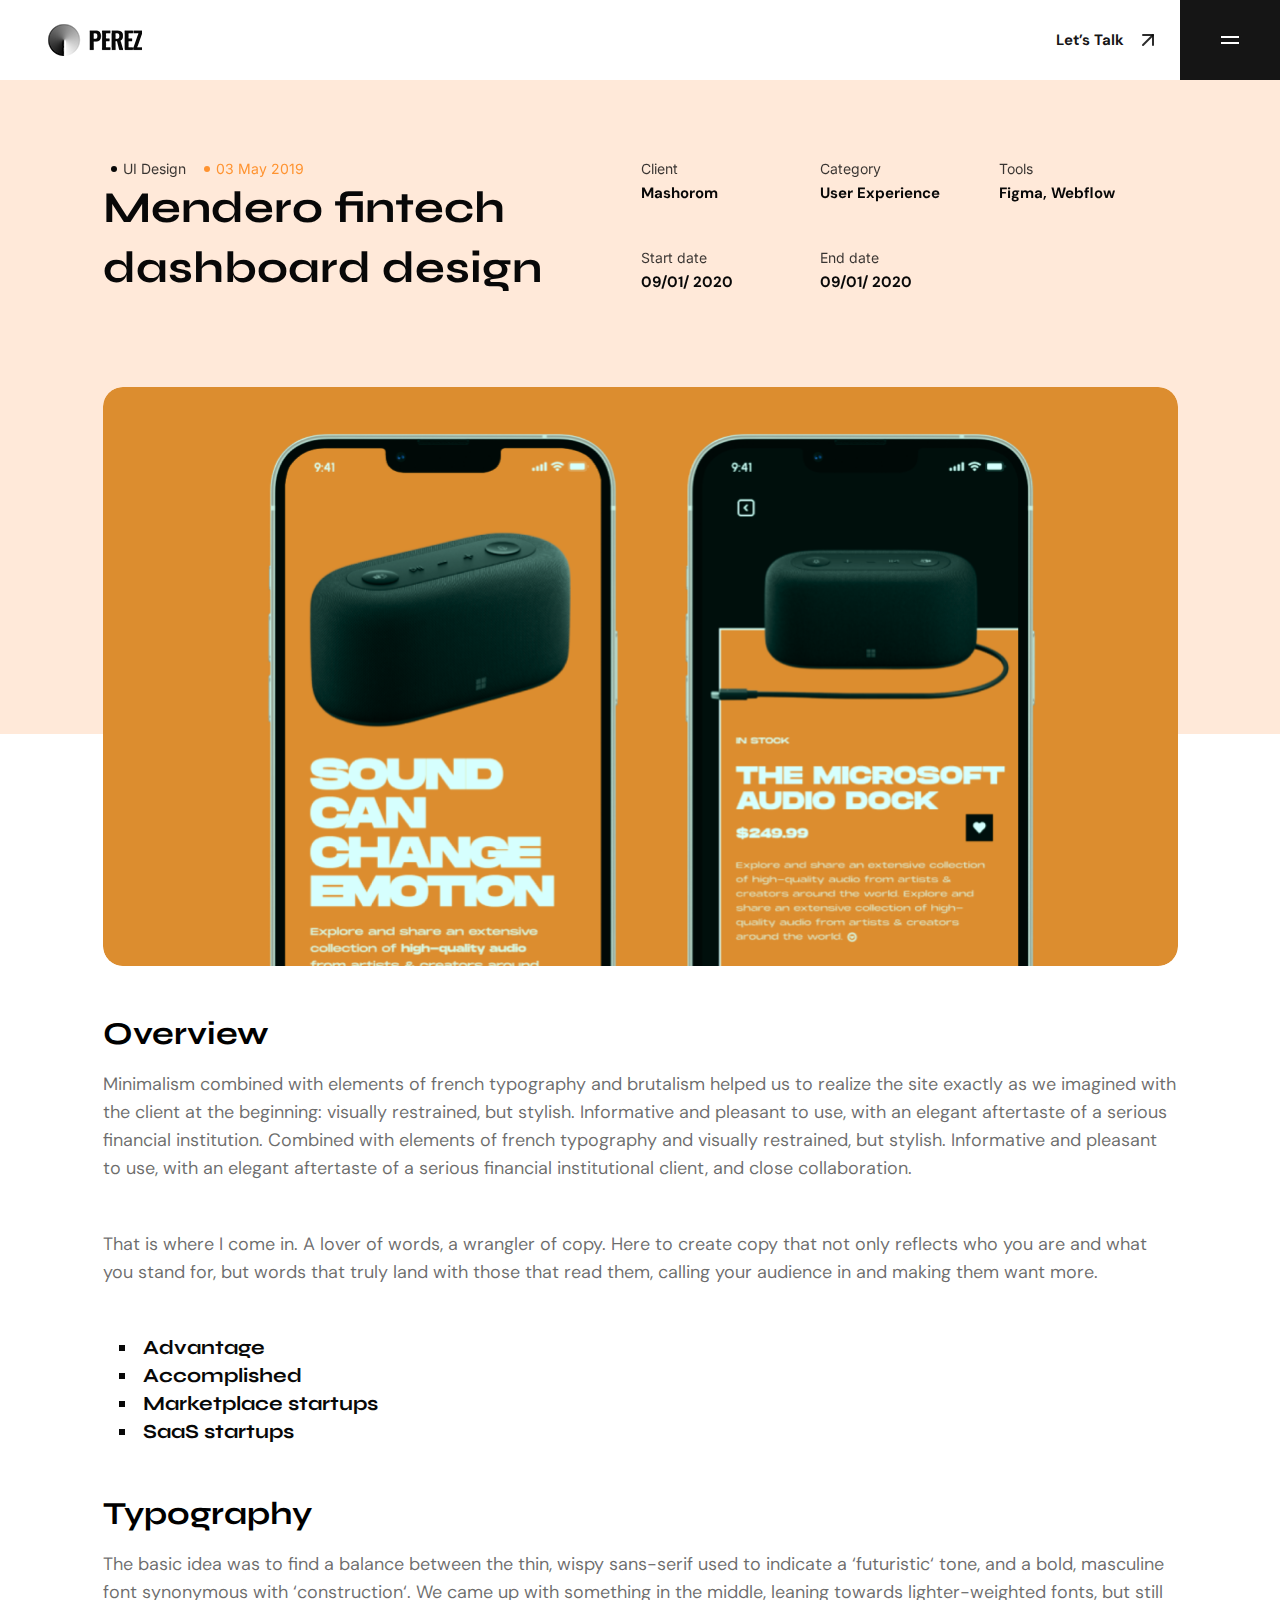
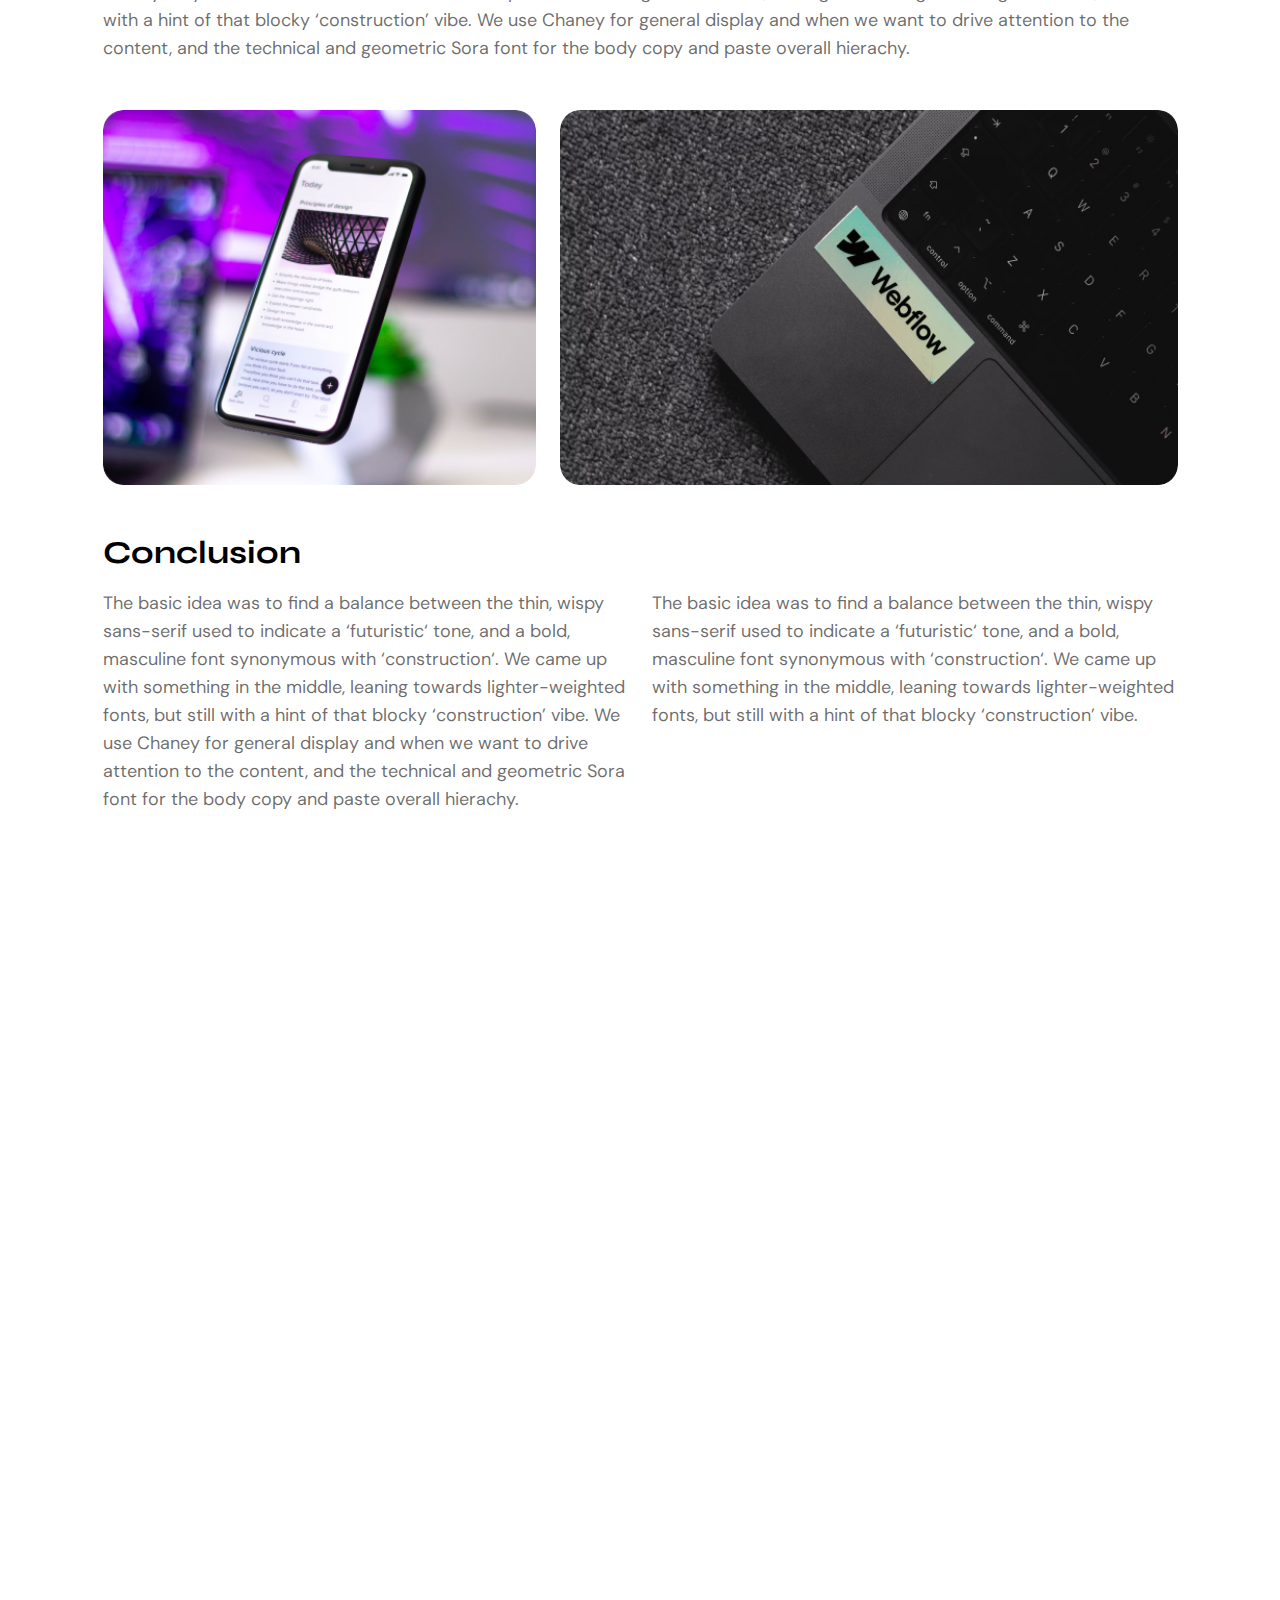
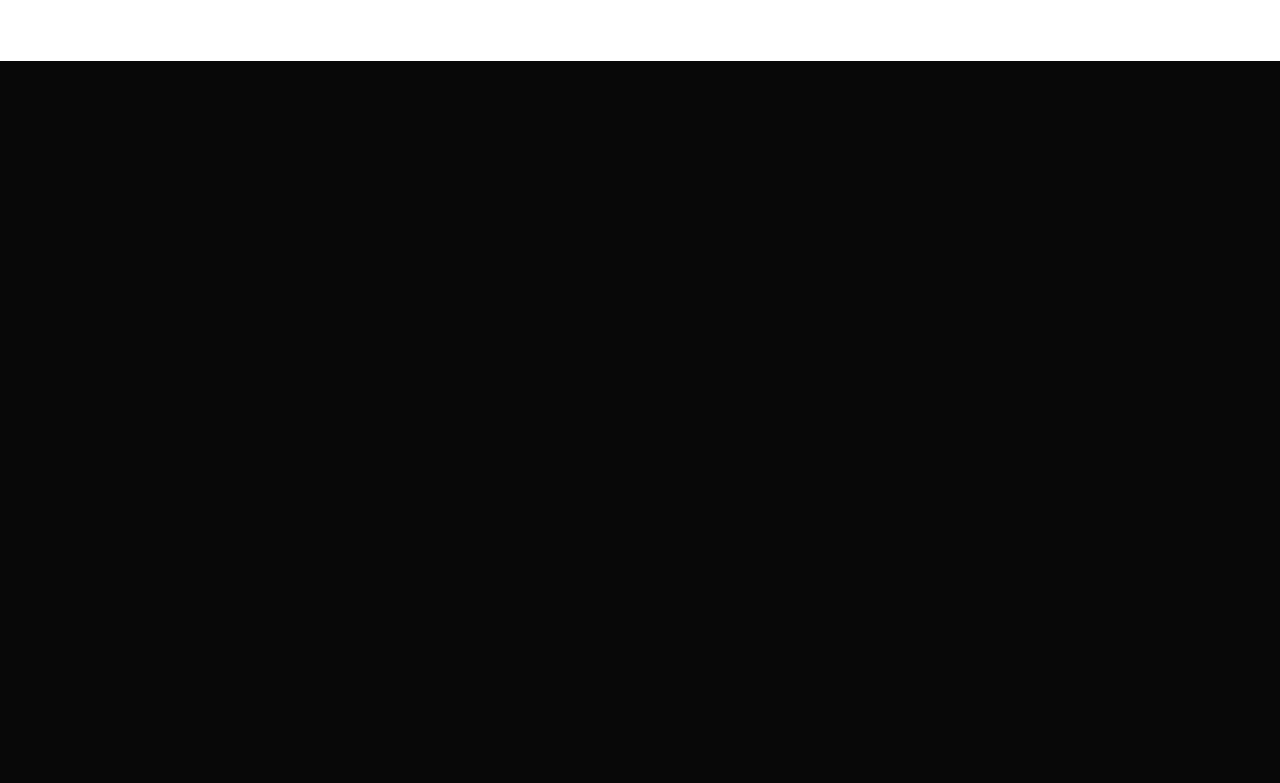
<file: project-details.html>
<!DOCTYPE html>
<html class="no-js" lang="en">

<head>
    <meta charset="utf-8">
    <meta http-equiv="x-ua-compatible" content="ie=edge">
    <title>Perez - Tailwind CSS Personal Portfolio Template</title>
    <meta name="AdsBot-Google" content="noindex follow">
    <meta name="description" content="Perez - Tailwind CSS Personal Portfolio Template">
    <meta name="viewport" content="width=device-width, initial-scale=1, shrink-to-fit=no">

    <!-- Favicon -->
    <link rel="shortcut icon" type="image/x-icon" href="assets/images/favicon.png">

    <!-- CSS (Font, Vendor, Icon, Plugins & Style CSS files) -->

    <!-- Font CSS -->

    <link rel="preconnect" href="https://fonts.googleapis.com">
    <link rel="preconnect" href="https://fonts.gstatic.com" crossorigin>
    <link href="https://fonts.googleapis.com/css2?family=DM+Sans:ital,opsz,wght@0,9..40,100;0,9..40,200;0,9..40,300;0,9..40,400;0,9..40,500;0,9..40,600;0,9..40,700;0,9..40,800;0,9..40,900;0,9..40,1000;1,9..40,100;1,9..40,200;1,9..40,300;1,9..40,400;1,9..40,500;1,9..40,600;1,9..40,700;1,9..40,800;1,9..40,900;1,9..40,1000&amp;family=Inter:wght@100;200;300;400;500;600;700;800;900&amp;family=Poppins:ital,wght@0,100;0,200;0,300;0,400;0,500;0,600;0,700;0,800;0,900;1,100;1,200;1,300;1,400;1,500;1,600;1,700;1,800;1,900&amp;family=Syne:wght@400;500;600;700;800&amp;display=swap" rel="stylesheet">

    <!-- Plugins CSS (All Plugins Files) -->
    <link rel="stylesheet" href="assets/css/plugins/aos.css">


    <!-- Style CSS -->
    <link rel="stylesheet" href="assets/css/style.css">

</head>

<body>
    <div class="overflow-x-hidden">
        <!-- Header start -->

        <header id="sticky-header" class="xl:pl-12 bg-white">
            <div class="flex pl-4 xl:pl-0">

                <div class="flex-1 flex items-center justify-between">

                    <a href>
                        <img src="assets/images/logo/logo.png" alt="logo">
                    </a>

                    <!-- Link Start -->
                    <a href="contact.html" class="flex items-center flex-wrap py-[6px] px-3 text-[15px] font-bold text-active leading-none mr-2 transition-all duration-300 hover:text-orange group">Let’s
                        Talk
                        <span class="inline-block ml-3 group-hover:animate-arrow-move-up">
        <svg width="24" height="24" viewBox="0 0 24 24" fill="none" xmlns="http://www.w3.org/2000/svg">
          <path d="M7 17L17 7" stroke="currentColor" stroke-opacity="0.9" stroke-width="2" stroke-linecap="round" stroke-linejoin="round"/>
          <path d="M7 7H17V17" stroke="currentColor" stroke-opacity="0.9" stroke-width="2" stroke-linecap="round" stroke-linejoin="round"/>
        </svg>
      </span>
                    </a>
                    <!-- Link End -->
                </div>



                <!-- Button Start -->
                <div id="offcanvas-toggle" class="flex-none bg-active flex items-center flex-wrap justify-center py-7 px-[38px] cursor-pointer">
                    <button>
                        <svg width="24" height="24" viewBox="0 0 24 24" fill="none" xmlns="http://www.w3.org/2000/svg">
                            <rect x="3" y="8" width="18" height="2" fill="white"/>
                            <rect x="3" y="14" width="18" height="2" fill="white"/>
                        </svg>

                    </button>
                </div>
                <!-- Button End -->

            </div>
        </header>


        <!-- offcanvas-menu start -->
        <div id="offcanvas" class="offcanvas right-0 top-0 bottom-0 z-50 transform translate-x-full fixed h-full w-[350px] md:w-[460px] transition-all ease-in-out duration-300 bg-black-800 pl-8 flex flex-wrap flex-col justify-between">
            <!-- close button start -->

            <div>
                <div class="flex flex-wrap justify-between items-center border-b border-border-white mb-[80px]">
                    <a href>
                        <img src="assets/images/logo/offcanvas-logo.png" alt>
                    </a>
                    <button id="offcanvas-close" class="offcanvas-close bg-primary py-7 px-[38px]" aria-label="offcanvas">
                        <svg width="24" height="24" viewBox="0 0 24 24" fill="none" xmlns="http://www.w3.org/2000/svg">
                            <path fill-rule="evenodd" clip-rule="evenodd" d="M19.2803 4.71967C19.5732 5.01256 19.5732 5.48744 19.2803 5.78033L5.78033 19.2803C5.48744 19.5732 5.01256 19.5732 4.71967 19.2803C4.42678 18.9874 4.42678 18.5126 4.71967 18.2197L18.2197 4.71967C18.5126 4.42678 18.9874 4.42678 19.2803 4.71967Z" fill="white"/>
                            <path fill-rule="evenodd" clip-rule="evenodd" d="M4.71967 4.71967C5.01256 4.42678 5.48744 4.42678 5.78033 4.71967L19.2803 18.2197C19.5732 18.5126 19.5732 18.9874 19.2803 19.2803C18.9874 19.5732 18.5126 19.5732 18.2197 19.2803L4.71967 5.78033C4.42678 5.48744 4.42678 5.01256 4.71967 4.71967Z" fill="white"/>
                        </svg>
                    </button>
                </div>

                <!-- close button end -->

                <!-- offcanvas-menu start -->

                <nav class="offcanvas-menu mr-[40px] flex flex-wrap flex-col justify-between">
                    <ul>
                        <li class="border-b border-border-white py-4 group">
                            <a href class="text-white text-xl font-bold font-Syne leading-none flex flex-wrap items-center justify-between hover:text-orange transition duration-300">Home
                                <span class="inline-block group-hover:animate-arrow-move-up">
              <svg width="24" height="24" viewBox="0 0 24 24" fill="none" xmlns="http://www.w3.org/2000/svg">
                <path d="M7 17L17 7" stroke="currentColor" stroke-opacity="0.9" stroke-width="2" stroke-linecap="round" stroke-linejoin="round"/>
                <path d="M7 7H17V17" stroke="currentColor" stroke-opacity="0.9" stroke-width="2" stroke-linecap="round" stroke-linejoin="round"/>
              </svg>
            </span>
                            </a>
                        </li>
                        <li class="border-b border-border-white py-4 group">
                            <a href="about.html" class="text-white text-xl font-bold font-Syne leading-none flex flex-wrap items-center justify-between hover:text-orange transition duration-300">About
                                <span class="inline-block group-hover:animate-arrow-move-up">
              <svg width="24" height="24" viewBox="0 0 24 24" fill="none" xmlns="http://www.w3.org/2000/svg">
                <path d="M7 17L17 7" stroke="currentColor" stroke-opacity="0.9" stroke-width="2" stroke-linecap="round" stroke-linejoin="round"/>
                <path d="M7 7H17V17" stroke="currentColor" stroke-opacity="0.9" stroke-width="2" stroke-linecap="round" stroke-linejoin="round"/>
              </svg>
            </span>
                            </a>

                        </li>
                        <li class="border-b border-border-white py-4 group">
                            <a href="projects.html" class="text-white text-xl font-bold font-Syne leading-none flex flex-wrap items-center justify-between hover:text-orange transition duration-300">Project
                                <span class="inline-block group-hover:animate-arrow-move-up">
              <svg width="24" height="24" viewBox="0 0 24 24" fill="none" xmlns="http://www.w3.org/2000/svg">
                <path d="M7 17L17 7" stroke="currentColor" stroke-opacity="0.9" stroke-width="2" stroke-linecap="round" stroke-linejoin="round"/>
                <path d="M7 7H17V17" stroke="currentColor" stroke-opacity="0.9" stroke-width="2" stroke-linecap="round" stroke-linejoin="round"/>
              </svg>
            </span>
                            </a>
                        </li>
                        <li class="border-b border-border-white py-4 group">
                            <a href="project-details.html" class="text-white text-xl font-bold font-Syne leading-none flex flex-wrap items-center justify-between hover:text-orange transition duration-300">Project details
                                <span class="inline-block group-hover:animate-arrow-move-up">
              <svg width="24" height="24" viewBox="0 0 24 24" fill="none" xmlns="http://www.w3.org/2000/svg">
                <path d="M7 17L17 7" stroke="currentColor" stroke-opacity="0.9" stroke-width="2" stroke-linecap="round" stroke-linejoin="round"/>
                <path d="M7 7H17V17" stroke="currentColor" stroke-opacity="0.9" stroke-width="2" stroke-linecap="round" stroke-linejoin="round"/>
              </svg>
            </span>
                            </a>
                        </li>
                        <li class="border-b border-border-white py-4 group">
                            <a href="blog.html" class="text-white text-xl font-bold font-Syne leading-none flex flex-wrap items-center justify-between hover:text-orange transition duration-300">Blog
                                <span class="inline-block group-hover:animate-arrow-move-up">
              <svg width="24" height="24" viewBox="0 0 24 24" fill="none" xmlns="http://www.w3.org/2000/svg">
                <path d="M7 17L17 7" stroke="currentColor" stroke-opacity="0.9" stroke-width="2" stroke-linecap="round" stroke-linejoin="round"/>
                <path d="M7 7H17V17" stroke="currentColor" stroke-opacity="0.9" stroke-width="2" stroke-linecap="round" stroke-linejoin="round"/>
              </svg>
            </span>
                            </a>
                        </li>
                        <li class="border-b border-border-white py-4 group">
                            <a href="blog-details.html" class="text-white text-xl font-bold font-Syne leading-none flex flex-wrap items-center justify-between hover:text-orange transition duration-300">Blog Details
                                <span class="inline-block group-hover:animate-arrow-move-up">
              <svg width="24" height="24" viewBox="0 0 24 24" fill="none" xmlns="http://www.w3.org/2000/svg">
                <path d="M7 17L17 7" stroke="currentColor" stroke-opacity="0.9" stroke-width="2" stroke-linecap="round" stroke-linejoin="round"/>
                <path d="M7 7H17V17" stroke="currentColor" stroke-opacity="0.9" stroke-width="2" stroke-linecap="round" stroke-linejoin="round"/>
              </svg>
            </span>
                            </a>
                        </li>

                        <li class="border-b border-border-white py-4 group">
                            <a href="contact.html" class="text-white text-xl font-bold font-Syne leading-none flex flex-wrap items-center justify-between hover:text-orange transition duration-300">Contact
                                <span class="inline-block group-hover:animate-arrow-move-up">
              <svg width="24" height="24" viewBox="0 0 24 24" fill="none" xmlns="http://www.w3.org/2000/svg">
                <path d="M7 17L17 7" stroke="currentColor" stroke-opacity="0.9" stroke-width="2" stroke-linecap="round" stroke-linejoin="round"/>
                <path d="M7 7H17V17" stroke="currentColor" stroke-opacity="0.9" stroke-width="2" stroke-linecap="round" stroke-linejoin="round"/>
              </svg>
            </span>
                            </a>
                        </li>

                    </ul>
                </nav>

            </div>


            <nav class="pb-10">
                <ul class="flex flex-wrap gap-x-4 items-center">
                    <li><a href="#" class="text-white transition-all duration-300 hover:text-orange">
                            <svg width="24" height="24" viewBox="0 0 24 24" fill="none" xmlns="http://www.w3.org/2000/svg">
                                <path d="M7.443 5.3501C8.082 5.3501 8.673 5.4001 9.213 5.5481C9.754 5.6471 10.197 5.8451 10.59 6.0921C10.984 6.3401 11.279 6.6861 11.475 7.1311C11.672 7.5761 11.771 8.1211 11.771 8.7141C11.771 9.4071 11.623 10.0001 11.279 10.4451C10.984 10.8911 10.492 11.2861 9.902 11.5831C10.738 11.8311 11.377 12.2761 11.771 12.8701C12.164 13.4631 12.41 14.2051 12.41 15.0461C12.41 15.7391 12.262 16.3321 12.016 16.8271C11.771 17.3221 11.377 17.7671 10.934 18.0641C10.4528 18.3824 9.92083 18.6164 9.361 18.7561C8.771 18.9051 8.181 19.0041 7.591 19.0041H1V5.3501H7.443ZM7.049 10.8901C7.59 10.8901 8.033 10.7421 8.377 10.4951C8.721 10.2481 8.869 9.8021 8.869 9.2581C8.869 8.9611 8.819 8.6651 8.721 8.4671C8.623 8.2691 8.475 8.1201 8.279 7.9721C8.082 7.8731 7.885 7.7741 7.639 7.7251C7.393 7.6751 7.148 7.6751 6.852 7.6751H4V10.8911H7.05L7.049 10.8901ZM7.197 16.7281C7.492 16.7281 7.787 16.6781 8.033 16.6291C8.279 16.5791 8.525 16.4811 8.721 16.3321C8.92138 16.1873 9.08903 16.002 9.213 15.7881C9.311 15.5411 9.41 15.2441 9.41 14.8981C9.41 14.2051 9.213 13.7111 8.82 13.3641C8.426 13.0671 7.885 12.9191 7.246 12.9191H4V16.7291L7.197 16.7281ZM16.689 16.6781C17.082 17.0741 17.672 17.2721 18.459 17.2721C19 17.2721 19.492 17.1241 19.885 16.8771C20.279 16.5801 20.525 16.2831 20.623 15.9871H23.033C22.639 17.1731 22.049 18.0141 21.263 18.5591C20.475 19.0531 19.541 19.3501 18.41 19.3501C17.6864 19.3523 16.9688 19.218 16.295 18.9541C15.6887 18.7267 15.148 18.353 14.721 17.8661C14.2643 17.4107 13.9267 16.8498 13.738 16.2331C13.492 15.5901 13.393 14.8981 13.393 14.1061C13.393 13.3641 13.492 12.6721 13.738 12.0281C13.9749 11.4085 14.3252 10.8384 14.771 10.3471C15.2201 9.88594 15.7543 9.51613 16.344 9.2581C17.0007 8.99416 17.7022 8.85969 18.41 8.8621C19.246 8.8621 19.984 9.0111 20.623 9.3571C21.263 9.7031 21.754 10.0991 22.147 10.6931C22.541 11.2371 22.837 11.8801 23.033 12.5731C23.131 13.2651 23.18 13.9581 23.131 14.7491H16C16 15.5411 16.295 16.2831 16.689 16.6791V16.6781ZM19.787 11.4841C19.443 11.1381 18.902 10.9401 18.262 10.9401C17.82 10.9401 17.475 11.0401 17.18 11.1881C16.885 11.3361 16.689 11.5341 16.492 11.7321C16.311 11.9234 16.1912 12.1643 16.148 12.4241C16.098 12.6721 16.049 12.8701 16.049 13.0671H20.475C20.377 12.3251 20.131 11.8311 19.787 11.4841ZM15.459 6.2901H20.967V7.6261H15.46V6.2901H15.459Z" fill="currentColor" fill-opacity="0.9"/>
                            </svg>

                        </a></li>
                    <li><a href="#" class="text-white transition-all duration-300 hover:text-orange"><svg width="24" height="24" viewBox="0 0 24 24" fill="none" xmlns="http://www.w3.org/2000/svg">
                                <path d="M6.94043 5.00002C6.94017 5.53046 6.7292 6.03906 6.35394 6.41394C5.97868 6.78883 5.46986 6.99929 4.93943 6.99902C4.409 6.99876 3.90039 6.78779 3.52551 6.41253C3.15062 6.03727 2.94016 5.52846 2.94043 4.99802C2.9407 4.46759 3.15166 3.95899 3.52692 3.5841C3.90218 3.20922 4.411 2.99876 4.94143 2.99902C5.47186 2.99929 5.98047 3.21026 6.35535 3.58552C6.73024 3.96078 6.9407 4.46959 6.94043 5.00002ZM7.00043 8.48002H3.00043V21H7.00043V8.48002ZM13.3204 8.48002H9.34043V21H13.2804V14.43C13.2804 10.77 18.0504 10.43 18.0504 14.43V21H22.0004V13.07C22.0004 6.90002 14.9404 7.13002 13.2804 10.16L13.3204 8.48002Z" fill="currentColor" fill-opacity="0.9"/>
                            </svg>
                        </a></li>
                    <li><a href="#" class="text-white transition-all duration-300 hover:text-orange"><svg width="24" height="24" viewBox="0 0 24 24" fill="none" xmlns="http://www.w3.org/2000/svg">
                                <path d="M19.989 11.572C19.907 9.99792 19.3596 8.4836 18.416 7.221C18.1285 7.53061 17.8212 7.82123 17.496 8.091C16.4969 8.92086 15.3805 9.5982 14.183 10.101C14.35 10.451 14.503 10.79 14.638 11.11V11.113C14.665 11.174 14.688 11.231 14.732 11.342L14.749 11.382C16.262 11.212 17.858 11.275 19.405 11.485C19.611 11.512 19.805 11.541 19.989 11.572ZM10.604 4.122C11.5786 5.49516 12.4772 6.92062 13.296 8.392C14.519 7.91 15.53 7.302 16.344 6.625C16.674 6.351 16.938 6.093 17.14 5.87C15.701 4.65972 13.8803 3.99733 12 4C11.524 4 11.058 4.042 10.604 4.121V4.122ZM4.253 9.997C4.93423 9.97981 5.61464 9.93878 6.293 9.874C7.93264 9.72734 9.55828 9.4525 11.155 9.052C10.3205 7.60221 9.41956 6.19171 8.455 4.825C7.42472 5.3354 6.51626 6.06141 5.79124 6.95379C5.06623 7.84617 4.54162 8.88404 4.253 9.997ZM5.783 17.035C6.25195 16.3575 6.77894 15.7221 7.358 15.136C8.812 13.646 10.528 12.486 12.514 11.846L12.576 11.828C12.411 11.464 12.256 11.139 12.1 10.833C10.264 11.368 8.33 11.702 6.403 11.875C5.463 11.96 4.62 11.997 4 12.003C3.99815 13.8356 4.62722 15.6128 5.783 17.035ZM15.004 19.415C14.6184 17.4703 14.0725 15.5607 13.372 13.706C11.372 14.433 9.776 15.496 8.543 16.764C8.0454 17.2664 7.60382 17.8213 7.226 18.419C8.60481 19.4478 10.2797 20.0025 12 20C13.0299 20.0015 14.0504 19.8035 15.005 19.417L15.004 19.415ZM16.878 18.34C18.4393 17.1398 19.5028 15.4057 19.865 13.47C19.525 13.385 19.094 13.3 18.62 13.234C17.5661 13.0823 16.4968 13.0712 15.44 13.201C16.035 14.8799 16.5154 16.5961 16.878 18.34ZM12 22C6.477 22 2 17.523 2 12C2 6.477 6.477 2 12 2C17.523 2 22 6.477 22 12C22 17.523 17.523 22 12 22Z" fill="currentColor" fill-opacity="0.9"/>
                            </svg>
                        </a></li>
                    <li><a href="#" class="text-white transition-all duration-300 hover:text-orange"><svg width="24" height="24" viewBox="0 0 24 24" fill="none" xmlns="http://www.w3.org/2000/svg">
                                <path d="M12.001 2C6.47598 2 2.00098 6.475 2.00098 12C1.99977 14.0992 2.65958 16.1454 3.88679 17.8484C5.114 19.5515 6.84631 20.8249 8.83798 21.488C9.33798 21.575 9.52598 21.275 9.52598 21.012C9.52598 20.775 9.51298 19.988 9.51298 19.15C7.00098 19.613 6.35098 18.538 6.15098 17.975C6.03798 17.687 5.55098 16.8 5.12598 16.562C4.77598 16.375 4.27598 15.912 5.11298 15.9C5.90098 15.887 6.46298 16.625 6.65098 16.925C7.55098 18.437 8.98798 18.012 9.56298 17.75C9.65098 17.1 9.91298 16.663 10.201 16.413C7.97598 16.163 5.65098 15.3 5.65098 11.475C5.65098 10.387 6.03798 9.488 6.67598 8.788C6.57598 8.538 6.22598 7.513 6.77598 6.138C6.77598 6.138 7.61298 5.875 9.52598 7.162C10.3401 6.9364 11.1812 6.82302 12.026 6.825C12.876 6.825 13.726 6.937 14.526 7.162C16.439 5.862 17.276 6.138 17.276 6.138C17.826 7.513 17.476 8.538 17.376 8.788C18.013 9.488 18.401 10.375 18.401 11.475C18.401 15.313 16.064 16.163 13.839 16.413C14.201 16.725 14.514 17.325 14.514 18.263C14.514 19.6 14.501 20.675 14.501 21.013C14.501 21.275 14.689 21.587 15.189 21.487C17.1738 20.8166 18.8985 19.5408 20.1203 17.8389C21.3421 16.1371 21.9995 14.095 22 12C22 6.475 17.525 2 12 2H12.001Z" fill="currentColor" fill-opacity="0.9"/>
                            </svg>
                        </a></li>

                </ul>
            </nav>
        </div>
        <!-- offcanvas-menu end -->

        <!-- Header end -->

        <!-- Hero Section Start -->
        <section class="bg-secondary pt-20">
            <div class="max-w-[1075px] mx-auto px-4 xl:px-0" data-aos="flip-down" data-aos-delay="300">
                <div class="grid grid-cols-1 lg:grid-cols-2 pb-12">
                    <div class="mb-10">
                        <ul class="flex flex-wrap text-sm font-normal font-Inter leading-tight">
                            <li class="relative z-[1] before:rounded-full before:bg-black-800 before:block before:absolute before:top-[50%] before:translate-y-[-50%] before:left-[8px] before:-z-[1] before:w-[6px] before:h-[6px] pl-[20px]">
                                <a class="text-black-text-800" href="#">UI Design</a>
                            </li>
                            <li class="relative z-[1] before:rounded-full before:bg-orange before:block before:absolute before:top-[50%] before:translate-y-[-50%] before:left-[8px] before:-z-[1] before:w-[6px] before:h-[6px] pl-[20px] ml-[10px]">
                                <a class="text-orange" href="#">03 May 2019</a>
                            </li>

                        </ul>

                        <h4 class="text-black-800 font-bold font-Syne leading-snug text-[32px] lg:text-[44px]">
                            Mendero fintech dashboard design
                        </h4>
                    </div>
                    <ul class="flex flex-wrap gap-y-6 lg:gap-y-0">
                        <li class="flex flex-wrap flex-col gap-2 w-3/6 sm:w-1/3">
                            <span class="text-black-text-800 text-sm font-normal font-Inter leading-tight">Client</span>
                            <h2 class="text-black-800 text-[15px] font-bold font-sans leading-none">Mashorom</h2>
                        </li>
                        <li class="flex flex-wrap flex-col gap-2 w-3/6 sm:w-1/3">
                            <span class="text-black-text-800 text-sm font-normal font-Inter leading-tight">Category</span>
                            <h4 class="text-black-800 text-[15px] font-bold font-sans leading-none">User Experience
                            </h4>
                        </li>
                        <li class="flex flex-wrap flex-col gap-2 w-3/6 sm:w-1/3">
                            <span class="text-black-text-800 text-sm font-normal font-Inter leading-tight">Tools</span>
                            <h4 class="text-black-800 text-[15px] font-bold font-sans leading-none">Figma, Webflow
                            </h4>
                        </li>
                        <li class="flex flex-wrap flex-col gap-2 w-3/6 sm:w-1/3">
                            <span class="text-black-text-800 text-sm font-normal font-Inter leading-tight">Start
                                date</span>
                            <h4 class="text-black-800 text-[15px] font-bold font-sans leading-none">09/01/ 2020</h4>
                        </li>
                        <li class="flex flex-wrap flex-col gap-2 w-3/6 sm:w-1/3">
                            <span class="text-black-text-800 text-sm font-normal font-Inter leading-tight">End
                                date</span>
                            <h4 class="text-black-800 text-[15px] font-bold font-sans leading-none">09/01/ 2020</h4>
                        </li>
                    </ul>
                </div>
                <div class="grid grid-cols-1 mb-12">
                    <img class="w-full rounded-[20px]" src="assets/images/blog-details/banner.png" alt="banner">
                </div>
            </div>
        </section>
        <!-- Hero Section End -->


        <section class="bg-white pb-[120px] mt-[-130px] pt-[130px] md:mt-[-280px] md:pt-[280px]">
            <div class="max-w-[1075px] mx-auto px-4 xl:px-0">
                <div class="grid grid-cols-1">

                    <h3 class="text-[32px] font-bold font-Syne leading-10 mb-4">Overview</h3>
                    <p class="paragraph mb-12">Minimalism combined with elements of french typography and brutalism
                        helped us to realize the
                        site exactly as we imagined with the client at the beginning: visually restrained, but
                        stylish.
                        Informative and pleasant to use, with an elegant aftertaste of a serious financial
                        institution.
                        Combined with elements of french typography and visually restrained, but stylish.
                        Informative
                        and pleasant to use, with an elegant aftertaste of a serious financial institutional client,
                        and
                        close collaboration.</p>
                    <p class="paragraph mb-12">That is where I come in. A lover of words, a wrangler of copy. Here
                        to
                        create copy that not only
                        reflects who you are and what you stand for, but words that truly land with those that read
                        them, calling your audience in and making them want more.</p>
                    <ul class="text-black-800 text-xl font-bold font-Syne mb-12">
                        <li class="relative z-[1] before:bg-black-800 before:block before:absolute before:top-[50%] before:translate-y-[-50%] before:left-4 before:-z-[1] before:w-[6px] before:h-[6px] pl-10">
                            Advantage</li>
                        <li class="relative z-[1] before:bg-black-800 before:block before:absolute before:top-[50%] before:translate-y-[-50%] before:left-4 before:-z-[1] before:w-[6px] before:h-[6px] pl-10">
                            Accomplished</li>
                        <li class="relative z-[1] before:bg-black-800 before:block before:absolute before:top-[50%] before:translate-y-[-50%] before:left-4 before:-z-[1] before:w-[6px] before:h-[6px] pl-10">
                            Marketplace startups</li>
                        <li class="relative z-[1] before:bg-black-800 before:block before:absolute before:top-[50%] before:translate-y-[-50%] before:left-4 before:-z-[1] before:w-[6px] before:h-[6px] pl-10">
                            SaaS startups</li>
                    </ul>

                    <h3 class="text-[32px] font-bold font-Syne leading-10 mb-4">Typography</h3>
                    <p class="paragraph mb-12">
                        The basic idea was to find a balance between the thin, wispy sans-serif used to indicate a
                        ‘futuristic‘ tone, and a bold, masculine font synonymous with ‘construction‘. We came up
                        with
                        something in the middle, leaning towards lighter-weighted fonts, but still with a hint of
                        that
                        blocky ‘construction’ vibe. We use Chaney for general display and when we want to drive
                        attention to the content, and the technical and geometric Sora font for the body copy and
                        paste
                        overall hierachy.
                    </p>

                </div>
                <div class="grid grid-cols-12 gap-6 mb-12">
                    <div class="col-span-12 sm:col-span-5">
                        <img class="w-full h-full rounded-[20px]" src="assets/images/blog-details/post1.png" alt="post image">
                    </div>
                    <div class="col-span-12 sm:col-span-7">
                        <img class="w-full h-full rounded-[20px]" src="assets/images/blog-details/post2.png" alt="post image">
                    </div>
                </div>

                <div class="grid grid-cols-1">
                    <h3 class="text-[32px] font-bold font-Syne leading-10 mb-4">Conclusion</h3>
                </div>

                <div class="grid grid-cols-1 lg:grid-cols-2 gap-6">
                    <p class="paragraph">The basic idea was to find a balance between the thin, wispy sans-serif
                        used to indicate a ‘futuristic‘ tone, and a bold, masculine font synonymous with ‘construction‘.
                        We came up with something in the middle, leaning towards lighter-weighted fonts, but still with
                        a hint of that blocky ‘construction’ vibe. We use Chaney for general display and when we want to
                        drive attention to the content, and the technical and geometric Sora font for the body copy and
                        paste overall hierachy.</p>
                    <p class="paragraph">
                        The basic idea was to find a balance between the thin, wispy sans-serif used to indicate a
                        ‘futuristic‘ tone, and a bold, masculine font synonymous with ‘construction‘. We came up with
                        something in the middle, leaning towards lighter-weighted fonts, but still with a hint of that
                        blocky ‘construction’ vibe.
                    </p>
                </div>
            </div>
        </section>

        <!-- Project Section Start -->
        <section class="bg-white pb-[120px]">
            <div class="container">
                <div class="grid grid-cols-12 gap-6">
                    <div class="col-span-12" data-aos="flip-down">
                        <div class="font-bold font-Syne text-center leading-none flex flex-wrap flex-col gap-y-2 mb-10">
                            <span class="text-orange text-xl">Portfolio</span>
                            <h3 class="text-black-800 text-4xl lg:text-5xl xl:text-[64px] tracking-[-1.5px]">
                                Related <span class="relative z-[1] before:rounded-full before:bg-primary before:block before:absolute before:top-[8px] before:left-[32px] before:-z-[1] before:w-[36px] lg:before:w-[48px] xl:before:w-[64px] before:h-[36px] lg:before:h-[48px] xl:before:h-[64px]">wo</span>rk
                            </h3>
                        </div>
                    </div>

                    <div class="col-span-12 md:col-span-6" data-aos="flip-down">
                        <div class="rounded-[20px] overflow-hidden mb-6">
                            <img src="assets/images/projects/project3.png" alt="project1">
                        </div>
                        <div class="flex flex-wrap flex-col gap-3">
                            <div class="flex flex-wrap gap-2">
                                <a class="text-xs text-black-text-800 uppercase font-medium font-Inter leading-none py-[6px] px-4 rounded-[40px] border border-black-text-400 transition-all hover:bg-active hover:border-active hover:text-white" href="projects.html">APP</a>
                                <a class="text-xs text-black-text-800 uppercase font-medium font-Inter leading-none py-[6px] px-4 rounded-[40px] border border-black-text-400 transition-all hover:bg-active hover:border-active hover:text-white" href="projects.html">DEVELOPMENT</a>

                            </div>
                            <div class="flex flex-wrap items-center justify-between text-black-800 hover:text-orange group">
                                <h4 class="font-bold font-Syne text-center leading-10 text-[17px] sm:text-[20px] xl:text-[24px] 2xl:text-[28px] capitalize">
                                    <a class="transition-all" href="project-details.html">Basinik Finance App</a>
                                </h4>
                                <a href="project-details.html" class="group-hover:animate-arrow-move-up">
                                    <svg width="40" height="40" viewBox="0 0 40 40" fill="none" xmlns="http://www.w3.org/2000/svg">
                                        <path fill-rule="evenodd" clip-rule="evenodd" d="M30.8839 9.11612C31.372 9.60427 31.372 10.3957 30.8839 10.8839L10.8839 30.8839C10.3957 31.372 9.60427 31.372 9.11612 30.8839C8.62796 30.3957 8.62796 29.6043 9.11612 29.1161L29.1161 9.11612C29.6043 8.62796 30.3957 8.62796 30.8839 9.11612Z" fill="currentColor" fill-opacity="0.9"/>
                                        <path fill-rule="evenodd" clip-rule="evenodd" d="M12.5 10C12.5 9.30964 13.0596 8.75 13.75 8.75H30C30.6904 8.75 31.25 9.30964 31.25 10V26.25C31.25 26.9404 30.6904 27.5 30 27.5C29.3096 27.5 28.75 26.9404 28.75 26.25V11.25H13.75C13.0596 11.25 12.5 10.6904 12.5 10Z" fill="currentColor" fill-opacity="0.9"/>
                                    </svg>

                                </a>
                            </div>
                        </div>
                    </div>

                    <div class="col-span-12 md:col-span-6" data-aos="flip-down" data-aos-delay="300">
                        <div class="rounded-[20px] overflow-hidden mb-6">
                            <img src="assets/images/projects/project4.png" alt="project1">
                        </div>
                        <div class="flex flex-wrap flex-col gap-3">
                            <div class="flex flex-wrap gap-2">
                                <a class="text-xs text-black-text-800 uppercase font-medium font-Inter leading-none py-[6px] px-4 rounded-[40px] border border-black-text-400 transition-all hover:bg-active hover:border-active hover:text-white" href="projects.html">APP</a>
                                <a class="text-xs text-black-text-800 uppercase font-medium font-Inter leading-none py-[6px] px-4 rounded-[40px] border border-black-text-400 transition-all hover:bg-active hover:border-active hover:text-white" href="projects.html">DEVELOPMENT</a>

                            </div>
                            <div class="flex flex-wrap items-center justify-between text-black-800 hover:text-orange group">
                                <h4 class="font-bold font-Syne text-center leading-10 text-[17px] sm:text-[20px] xl:text-[24px] 2xl:text-[28px] capitalize">
                                    <a class="transition-all" href="project-details.html">Oxilex Dashboard design</a>
                                </h4>
                                <a href="project-details.html" class="group-hover:animate-arrow-move-up">
                                    <svg width="40" height="40" viewBox="0 0 40 40" fill="none" xmlns="http://www.w3.org/2000/svg">
                                        <path fill-rule="evenodd" clip-rule="evenodd" d="M30.8839 9.11612C31.372 9.60427 31.372 10.3957 30.8839 10.8839L10.8839 30.8839C10.3957 31.372 9.60427 31.372 9.11612 30.8839C8.62796 30.3957 8.62796 29.6043 9.11612 29.1161L29.1161 9.11612C29.6043 8.62796 30.3957 8.62796 30.8839 9.11612Z" fill="currentColor" fill-opacity="0.9"/>
                                        <path fill-rule="evenodd" clip-rule="evenodd" d="M12.5 10C12.5 9.30964 13.0596 8.75 13.75 8.75H30C30.6904 8.75 31.25 9.30964 31.25 10V26.25C31.25 26.9404 30.6904 27.5 30 27.5C29.3096 27.5 28.75 26.9404 28.75 26.25V11.25H13.75C13.0596 11.25 12.5 10.6904 12.5 10Z" fill="currentColor" fill-opacity="0.9"/>
                                    </svg>

                                </a>
                            </div>
                        </div>
                    </div>
                </div>
            </div>
        </section>
        <!-- Project Section End -->


        <!-- Footer Start -->
        <footer class="footer bg-black-800 pt-[80px] lg:pt-[100px] xl:pt-[120px] pb-[60px]">
            <div class="container">
                <div class="overflow-x-hidden" data-aos="flip-down">
                    <div class="grid md:grid-cols-2 lg:grid-cols-3 gap-5 lg:gap-6">
                        <div class="pt-12">
                            <h3 class="text-white font-Syne font-bold text-4xl lg:text-5xl xl:text-[64px] tracking-[-1.5px]"><span class="relative z-[1] before:rounded-full before:bg-primary before:block before:absolute before:top-[8px] before:left-[0] before:-z-[1] before:w-[36px] lg:before:w-[48px] xl:before:w-[60px] before:h-[36px] lg:before:h-[48px] xl:before:h-[60px]">Le</span>
                                t’s work together</h3>
                            <div class="flex flex-wrap items-center mt-10">
                                <span class="text-xl font-bold font-Syne text-white">Based in Germany |</span>
                                <div class="ml-5 md:ml-[5px] lg:ml-0 xl:ml-[16px] 2xl:ml-5">
                                    <ul class="flex flex-wrap gap-x-4 items-center">
                                        <li><a href="#" class="text-white hover:text-orange">
                                                <svg width="24" height="24" viewBox="0 0 24 24" fill="none" xmlns="http://www.w3.org/2000/svg">
                                                    <path d="M7.443 5.3501C8.082 5.3501 8.673 5.4001 9.213 5.5481C9.754 5.6471 10.197 5.8451 10.59 6.0921C10.984 6.3401 11.279 6.6861 11.475 7.1311C11.672 7.5761 11.771 8.1211 11.771 8.7141C11.771 9.4071 11.623 10.0001 11.279 10.4451C10.984 10.8911 10.492 11.2861 9.902 11.5831C10.738 11.8311 11.377 12.2761 11.771 12.8701C12.164 13.4631 12.41 14.2051 12.41 15.0461C12.41 15.7391 12.262 16.3321 12.016 16.8271C11.771 17.3221 11.377 17.7671 10.934 18.0641C10.4528 18.3824 9.92083 18.6164 9.361 18.7561C8.771 18.9051 8.181 19.0041 7.591 19.0041H1V5.3501H7.443ZM7.049 10.8901C7.59 10.8901 8.033 10.7421 8.377 10.4951C8.721 10.2481 8.869 9.8021 8.869 9.2581C8.869 8.9611 8.819 8.6651 8.721 8.4671C8.623 8.2691 8.475 8.1201 8.279 7.9721C8.082 7.8731 7.885 7.7741 7.639 7.7251C7.393 7.6751 7.148 7.6751 6.852 7.6751H4V10.8911H7.05L7.049 10.8901ZM7.197 16.7281C7.492 16.7281 7.787 16.6781 8.033 16.6291C8.279 16.5791 8.525 16.4811 8.721 16.3321C8.92138 16.1873 9.08903 16.002 9.213 15.7881C9.311 15.5411 9.41 15.2441 9.41 14.8981C9.41 14.2051 9.213 13.7111 8.82 13.3641C8.426 13.0671 7.885 12.9191 7.246 12.9191H4V16.7291L7.197 16.7281ZM16.689 16.6781C17.082 17.0741 17.672 17.2721 18.459 17.2721C19 17.2721 19.492 17.1241 19.885 16.8771C20.279 16.5801 20.525 16.2831 20.623 15.9871H23.033C22.639 17.1731 22.049 18.0141 21.263 18.5591C20.475 19.0531 19.541 19.3501 18.41 19.3501C17.6864 19.3523 16.9688 19.218 16.295 18.9541C15.6887 18.7267 15.148 18.353 14.721 17.8661C14.2643 17.4107 13.9267 16.8498 13.738 16.2331C13.492 15.5901 13.393 14.8981 13.393 14.1061C13.393 13.3641 13.492 12.6721 13.738 12.0281C13.9749 11.4085 14.3252 10.8384 14.771 10.3471C15.2201 9.88594 15.7543 9.51613 16.344 9.2581C17.0007 8.99416 17.7022 8.85969 18.41 8.8621C19.246 8.8621 19.984 9.0111 20.623 9.3571C21.263 9.7031 21.754 10.0991 22.147 10.6931C22.541 11.2371 22.837 11.8801 23.033 12.5731C23.131 13.2651 23.18 13.9581 23.131 14.7491H16C16 15.5411 16.295 16.2831 16.689 16.6791V16.6781ZM19.787 11.4841C19.443 11.1381 18.902 10.9401 18.262 10.9401C17.82 10.9401 17.475 11.0401 17.18 11.1881C16.885 11.3361 16.689 11.5341 16.492 11.7321C16.311 11.9234 16.1912 12.1643 16.148 12.4241C16.098 12.6721 16.049 12.8701 16.049 13.0671H20.475C20.377 12.3251 20.131 11.8311 19.787 11.4841ZM15.459 6.2901H20.967V7.6261H15.46V6.2901H15.459Z" fill="currentColor" fill-opacity="0.9"/>
                                                </svg>

                                            </a></li>
                                        <li><a href="#" class="text-white hover:text-orange"><svg width="24" height="24" viewBox="0 0 24 24" fill="none" xmlns="http://www.w3.org/2000/svg">
                                                    <path d="M6.94043 5.00002C6.94017 5.53046 6.7292 6.03906 6.35394 6.41394C5.97868 6.78883 5.46986 6.99929 4.93943 6.99902C4.409 6.99876 3.90039 6.78779 3.52551 6.41253C3.15062 6.03727 2.94016 5.52846 2.94043 4.99802C2.9407 4.46759 3.15166 3.95899 3.52692 3.5841C3.90218 3.20922 4.411 2.99876 4.94143 2.99902C5.47186 2.99929 5.98047 3.21026 6.35535 3.58552C6.73024 3.96078 6.9407 4.46959 6.94043 5.00002ZM7.00043 8.48002H3.00043V21H7.00043V8.48002ZM13.3204 8.48002H9.34043V21H13.2804V14.43C13.2804 10.77 18.0504 10.43 18.0504 14.43V21H22.0004V13.07C22.0004 6.90002 14.9404 7.13002 13.2804 10.16L13.3204 8.48002Z" fill="currentColor" fill-opacity="0.9"/>
                                                </svg>
                                            </a></li>
                                        <li><a href="#" class="text-white hover:text-orange"><svg width="24" height="24" viewBox="0 0 24 24" fill="none" xmlns="http://www.w3.org/2000/svg">
                                                    <path d="M19.989 11.572C19.907 9.99792 19.3596 8.4836 18.416 7.221C18.1285 7.53061 17.8212 7.82123 17.496 8.091C16.4969 8.92086 15.3805 9.5982 14.183 10.101C14.35 10.451 14.503 10.79 14.638 11.11V11.113C14.665 11.174 14.688 11.231 14.732 11.342L14.749 11.382C16.262 11.212 17.858 11.275 19.405 11.485C19.611 11.512 19.805 11.541 19.989 11.572ZM10.604 4.122C11.5786 5.49516 12.4772 6.92062 13.296 8.392C14.519 7.91 15.53 7.302 16.344 6.625C16.674 6.351 16.938 6.093 17.14 5.87C15.701 4.65972 13.8803 3.99733 12 4C11.524 4 11.058 4.042 10.604 4.121V4.122ZM4.253 9.997C4.93423 9.97981 5.61464 9.93878 6.293 9.874C7.93264 9.72734 9.55828 9.4525 11.155 9.052C10.3205 7.60221 9.41956 6.19171 8.455 4.825C7.42472 5.3354 6.51626 6.06141 5.79124 6.95379C5.06623 7.84617 4.54162 8.88404 4.253 9.997ZM5.783 17.035C6.25195 16.3575 6.77894 15.7221 7.358 15.136C8.812 13.646 10.528 12.486 12.514 11.846L12.576 11.828C12.411 11.464 12.256 11.139 12.1 10.833C10.264 11.368 8.33 11.702 6.403 11.875C5.463 11.96 4.62 11.997 4 12.003C3.99815 13.8356 4.62722 15.6128 5.783 17.035ZM15.004 19.415C14.6184 17.4703 14.0725 15.5607 13.372 13.706C11.372 14.433 9.776 15.496 8.543 16.764C8.0454 17.2664 7.60382 17.8213 7.226 18.419C8.60481 19.4478 10.2797 20.0025 12 20C13.0299 20.0015 14.0504 19.8035 15.005 19.417L15.004 19.415ZM16.878 18.34C18.4393 17.1398 19.5028 15.4057 19.865 13.47C19.525 13.385 19.094 13.3 18.62 13.234C17.5661 13.0823 16.4968 13.0712 15.44 13.201C16.035 14.8799 16.5154 16.5961 16.878 18.34ZM12 22C6.477 22 2 17.523 2 12C2 6.477 6.477 2 12 2C17.523 2 22 6.477 22 12C22 17.523 17.523 22 12 22Z" fill="currentColor" fill-opacity="0.9"/>
                                                </svg>
                                            </a></li>
                                        <li><a href="#" class="text-white hover:text-orange"><svg width="24" height="24" viewBox="0 0 24 24" fill="none" xmlns="http://www.w3.org/2000/svg">
                                                    <path d="M12.001 2C6.47598 2 2.00098 6.475 2.00098 12C1.99977 14.0992 2.65958 16.1454 3.88679 17.8484C5.114 19.5515 6.84631 20.8249 8.83798 21.488C9.33798 21.575 9.52598 21.275 9.52598 21.012C9.52598 20.775 9.51298 19.988 9.51298 19.15C7.00098 19.613 6.35098 18.538 6.15098 17.975C6.03798 17.687 5.55098 16.8 5.12598 16.562C4.77598 16.375 4.27598 15.912 5.11298 15.9C5.90098 15.887 6.46298 16.625 6.65098 16.925C7.55098 18.437 8.98798 18.012 9.56298 17.75C9.65098 17.1 9.91298 16.663 10.201 16.413C7.97598 16.163 5.65098 15.3 5.65098 11.475C5.65098 10.387 6.03798 9.488 6.67598 8.788C6.57598 8.538 6.22598 7.513 6.77598 6.138C6.77598 6.138 7.61298 5.875 9.52598 7.162C10.3401 6.9364 11.1812 6.82302 12.026 6.825C12.876 6.825 13.726 6.937 14.526 7.162C16.439 5.862 17.276 6.138 17.276 6.138C17.826 7.513 17.476 8.538 17.376 8.788C18.013 9.488 18.401 10.375 18.401 11.475C18.401 15.313 16.064 16.163 13.839 16.413C14.201 16.725 14.514 17.325 14.514 18.263C14.514 19.6 14.501 20.675 14.501 21.013C14.501 21.275 14.689 21.587 15.189 21.487C17.1738 20.8166 18.8985 19.5408 20.1203 17.8389C21.3421 16.1371 21.9995 14.095 22 12C22 6.475 17.525 2 12 2H12.001Z" fill="currentColor" fill-opacity="0.9"/>
                                                </svg>
                                            </a></li>

                                    </ul>
                                </div>
                            </div>
                        </div>

                        <div class="py-9 px-7 border-border-white border rounded-2xl flex flex-col justify-between group">
                            <h3 class="text-xl font-bold font-Syne text-white">Looking for a hectic designer?</h3>
                            <div class="flex justify-between items-center">
                                <p class="text-2xl font-bold font-Syne leading-none text-orange ">hello@henry.com</p>
                                <a href="#" class="text-white group-hover:animate-arrow-move-up group-hover:text-orange">
                                    <svg width="40" height="40" viewBox="0 0 40 40" fill="none" xmlns="http://www.w3.org/2000/svg">
                                        <path d="M11.6667 28.3334L28.3334 11.6667" stroke="currentColor" stroke-width="1.5" stroke-linecap="round" stroke-linejoin="round"/>
                                        <path d="M11.6667 11.6667H28.3334V28.3334" stroke="currentColor" stroke-width="1.5" stroke-linecap="round" stroke-linejoin="round"/>
                                    </svg>

                                </a>
                            </div>
                        </div>

                        <div class="py-9 px-7 border-border-white border rounded-2xl flex flex-col justify-between group">
                            <h3 class="text-xl font-bold font-Syne text-white">Want a more in-depth look at my history?</h3>
                            <div class="flex justify-between items-center">
                                <p class="text-2xl font-bold font-Syne leading-none text-orange">+598 6879 9874</p>
                                <a href="#" class="text-white group-hover:animate-arrow-move-up group-hover:text-orange">
                                    <svg width="40" height="40" viewBox="0 0 40 40" fill="none" xmlns="http://www.w3.org/2000/svg">
                                        <path d="M11.6667 28.3334L28.3334 11.6667" stroke="currentColor" stroke-width="1.5" stroke-linecap="round" stroke-linejoin="round"/>
                                        <path d="M11.6667 11.6667H28.3334V28.3334" stroke="currentColor" stroke-width="1.5" stroke-linecap="round" stroke-linejoin="round"/>
                                    </svg>

                                </a>
                            </div>
                        </div>

                    </div>

                    <div class="grid grid-cols-1 gap-6">
                        <div class="py-[72px]">
                            <svg class="w-full" width="1281" height="77" viewBox="0 0 1281 77" fill="none" xmlns="http://www.w3.org/2000/svg">
                                <path d="M95.28 67.88H77.28L142.8 0.199951H172.8V77H142.8V24.68L151.8 28.4L104.4 77H68.4L20.88 28.52L30 24.8V77H0V0.199951H30L95.28 67.88Z" fill="#FFE9D9"/>
                                <path d="M199.289 65.36V47.36H281.369V65.36H199.289ZM172.409 77L223.889 0.199951H257.249L309.209 77H276.209L231.689 8.23995H249.569L205.409 77H172.409Z" fill="#FFE9D9"/>
                                <path d="M308.828 77V0.199951H401.588C408.868 0.199951 415.388 1.03995 421.148 2.71995C426.988 4.31995 431.588 7.03995 434.948 10.88C438.388 14.72 440.108 19.96 440.108 26.6C440.108 31 439.308 34.64 437.708 37.52C436.108 40.4 433.908 42.64 431.108 44.24C428.308 45.84 425.108 47 421.508 47.72C417.908 48.44 414.148 48.88 410.228 49.04L401.468 47.36C410.988 47.44 418.308 47.84 423.428 48.56C428.628 49.28 432.228 50.6 434.228 52.52C436.308 54.36 437.348 57.04 437.348 60.56V77H407.348V64.16C407.348 61.76 406.868 59.96 405.908 58.76C405.028 57.48 403.028 56.6 399.908 56.12C396.868 55.64 392.148 55.4 385.748 55.4H338.828V77H308.828ZM338.828 35.36H401.588C403.988 35.36 405.988 34.96 407.588 34.16C409.268 33.36 410.108 31.84 410.108 29.6C410.108 27.52 409.268 26.12 407.588 25.4C405.988 24.6 403.988 24.2 401.588 24.2H338.828V35.36Z" fill="#FFE9D9"/>
                                <path d="M510.679 39.2V32.48L579.919 77H535.279L476.479 36.2L530.719 0.199951H573.439L510.679 39.2ZM446.719 0.199951H476.719V77H446.719V0.199951Z" fill="#FFE9D9"/>
                                <path d="M635.328 26.72H719.808V49.52H635.328V26.72ZM716.448 0.199951H746.448V77H716.448V0.199951ZM609.648 0.199951H639.648V77H609.648V0.199951Z" fill="#FFE9D9"/>
                                <path d="M783.281 44.6V54.2H874.481V77H753.281V0.199951H874.241V23H783.281V32.6H857.681V44.6H783.281Z" fill="#FFE9D9"/>
                                <path d="M1000.4 53.48L989.239 59.84V0.199951H1019.24V77H989.239L898.879 24.68L910.039 18.2V77H880.039V0.199951H910.039L1000.4 53.48Z" fill="#FFE9D9"/>
                                <path d="M1026.02 77V0.199951H1118.78C1126.06 0.199951 1132.58 1.03995 1138.34 2.71995C1144.18 4.31995 1148.78 7.03995 1152.14 10.88C1155.58 14.72 1157.3 19.96 1157.3 26.6C1157.3 31 1156.5 34.64 1154.9 37.52C1153.3 40.4 1151.1 42.64 1148.3 44.24C1145.5 45.84 1142.3 47 1138.7 47.72C1135.1 48.44 1131.34 48.88 1127.42 49.04L1118.66 47.36C1128.18 47.44 1135.5 47.84 1140.62 48.56C1145.82 49.28 1149.42 50.6 1151.42 52.52C1153.5 54.36 1154.54 57.04 1154.54 60.56V77H1124.54V64.16C1124.54 61.76 1124.06 59.96 1123.1 58.76C1122.22 57.48 1120.22 56.6 1117.1 56.12C1114.06 55.64 1109.34 55.4 1102.94 55.4H1056.02V77H1026.02ZM1056.02 35.36H1118.78C1121.18 35.36 1123.18 34.96 1124.78 34.16C1126.46 33.36 1127.3 31.84 1127.3 29.6C1127.3 27.52 1126.46 26.12 1124.78 25.4C1123.18 24.6 1121.18 24.2 1118.78 24.2H1056.02V35.36Z" fill="#FFE9D9"/>
                                <path d="M1280.96 0.199951L1232.36 57.44V77H1202.36V57.44L1153.76 0.199951H1189.16L1228.64 50H1206.44L1245.56 0.199951H1280.96Z" fill="#FFE9D9"/>
                            </svg>
                        </div>

                    </div>


                    <div class="border-t border-border-white pt-6 ">
                        <div class="grid grid-cols-12">

                            <div class="col-span-12 sm:col-span-8 order-last sm:order-first">
                                <p class="text-white text-lg font-normal font-sans leading-7">©2023 Mark Henry, All Rights Reserved
                                </p>
                            </div>
                            <div class="col-span-12 sm:col-span-4 order-first sm:order-last">
                                <div class="flex justify-end mb-2 sm:mb-0">
                                    <a id="scrollUp" class="flex flex-wrap items-center gap-2 group" href="#" aria-label="scroll up">
                                        <span class="text-white text-lg font-normal font-sans leading-7 transition-all group-hover:text-orange">Back
                            to
                            Top</span>
                                        <svg width="24" height="24" viewBox="0 0 24 24" fill="none" xmlns="http://www.w3.org/2000/svg">
                                            <path d="M12 19V5" stroke="#FFB646" stroke-width="2" stroke-linecap="round" stroke-linejoin="round"/>
                                            <path d="M19 12L12 5L5 12" stroke="#FFB646" stroke-width="2" stroke-linecap="round" stroke-linejoin="round"/>
                                        </svg>

                                    </a>
                                </div>
                            </div>
                        </div>
                    </div>


                </div>
            </div>
        </footer>
        <!-- Footer End -->
    </div>



    <!-- Vendors JS -->
    <script src="assets/js/vendor/modernizr-3.11.7.min.js"></script>
    <script src="assets/js/vendor/jquery-3.6.0.min.js"></script>
    <script src="assets/js/vendor/jquery-migrate-3.3.2.min.js"></script>
    <!-- Plugins JS -->
    <script src="assets/js/plugins/aos.js">
    </script>



    <!-- Activation JS -->
    <script src="assets/js/main.js"></script>

</body>

</html>
</file>
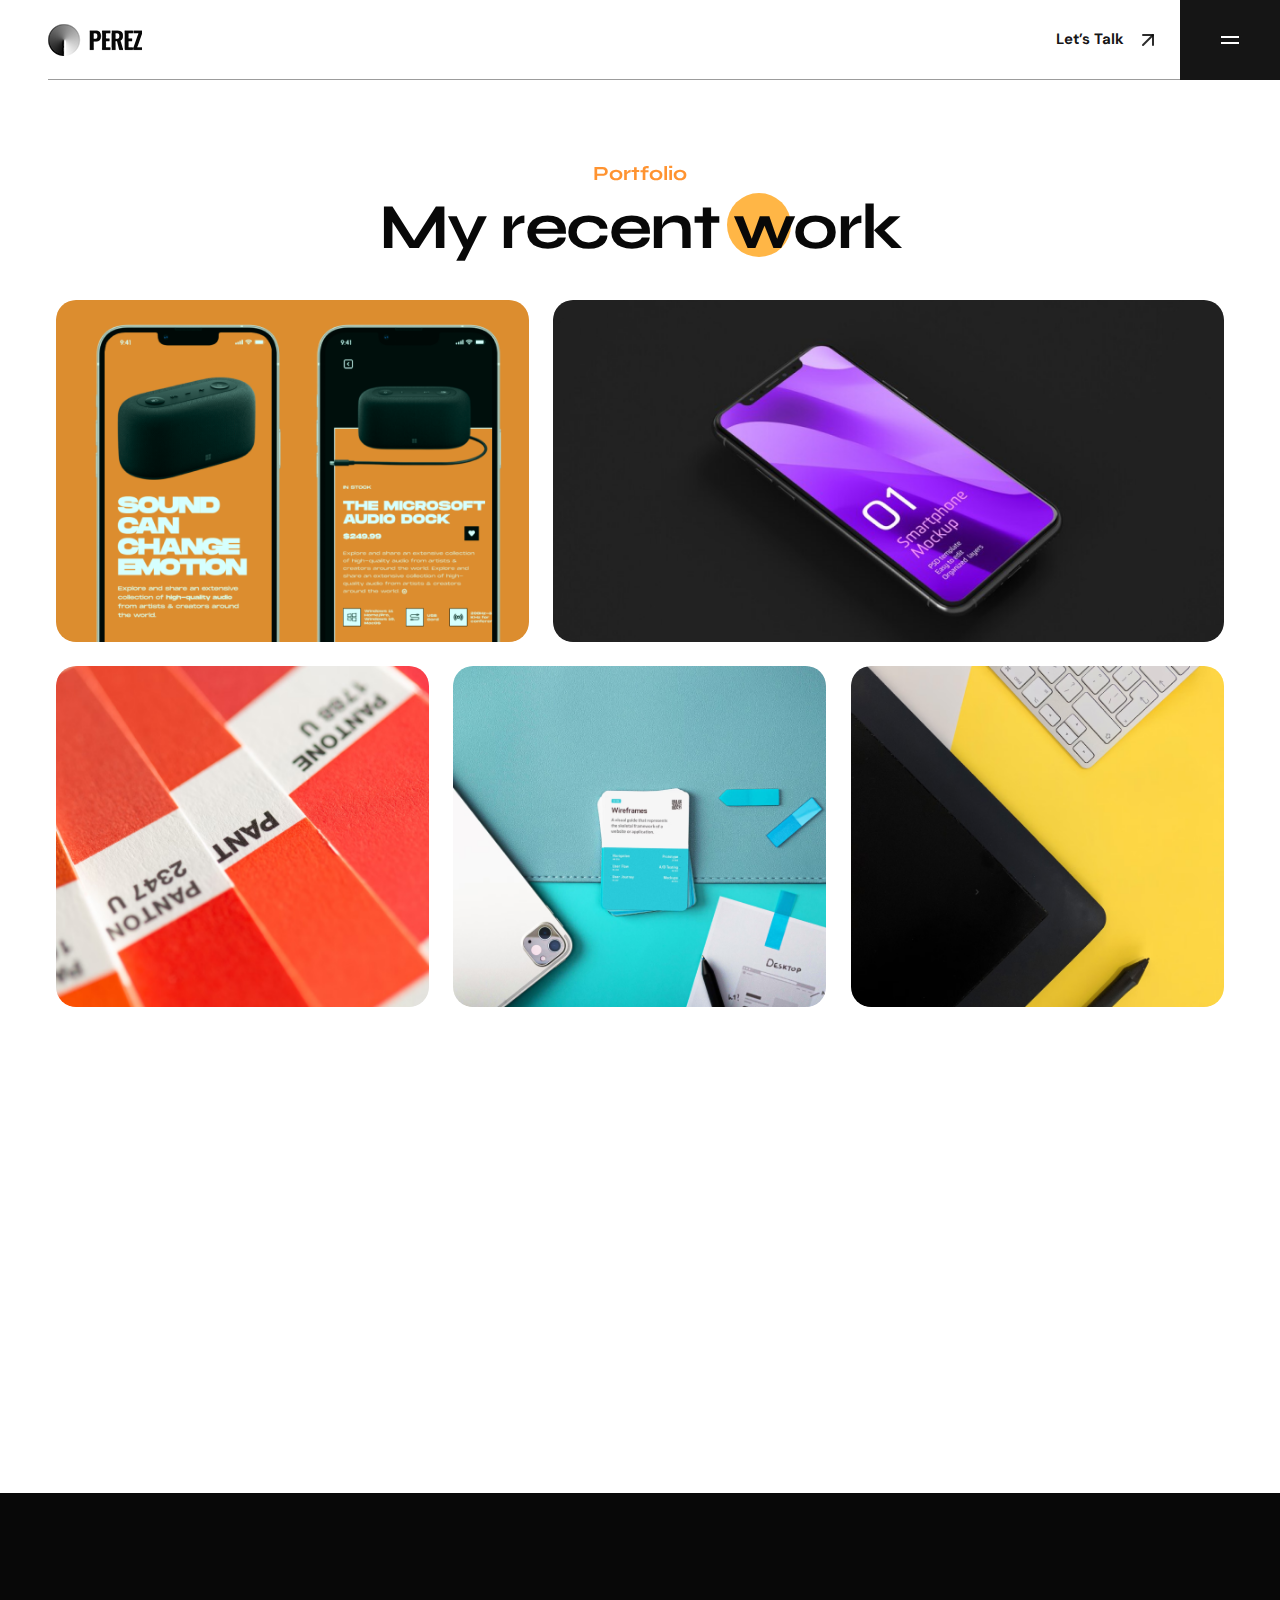
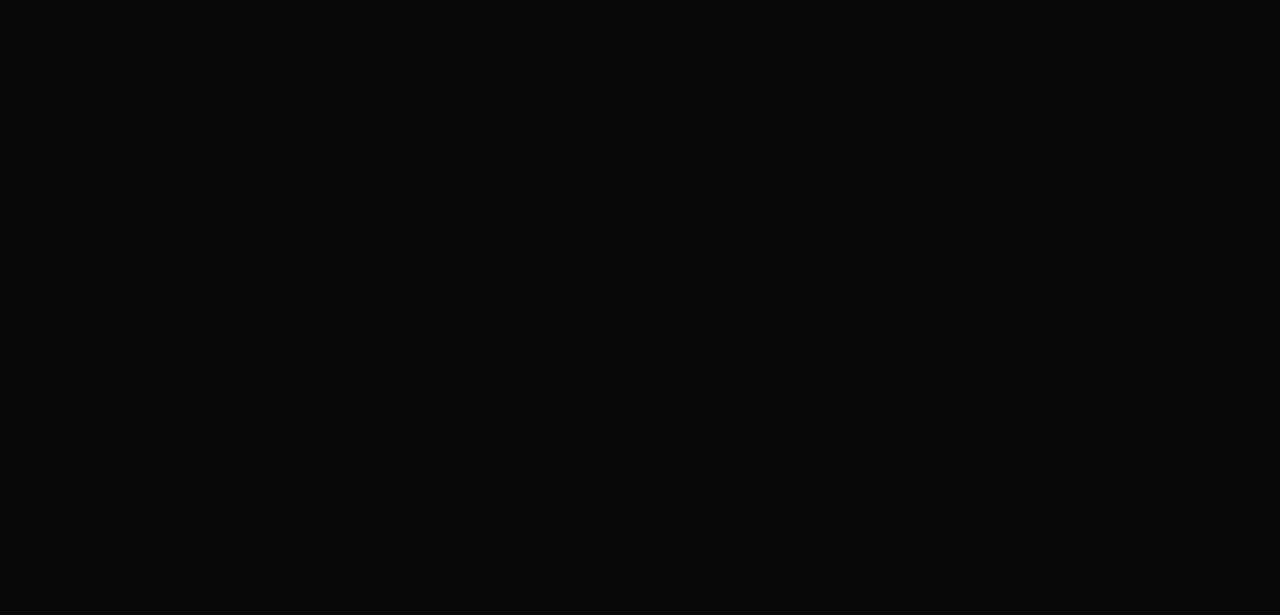
<file: projects.html>
<!DOCTYPE html>
<html class="no-js" lang="en">

<head>
    <meta charset="utf-8">
    <meta http-equiv="x-ua-compatible" content="ie=edge">
    <title>Perez - Tailwind CSS Personal Portfolio Template</title>
    <meta name="AdsBot-Google" content="noindex follow">
    <meta name="description" content="Perez - Tailwind CSS Personal Portfolio Template">
    <meta name="viewport" content="width=device-width, initial-scale=1, shrink-to-fit=no">

    <!-- Favicon -->
    <link rel="shortcut icon" type="image/x-icon" href="assets/images/favicon.png">

    <!-- CSS (Font, Vendor, Icon, Plugins & Style CSS files) -->

    <!-- Font CSS -->

    <link rel="preconnect" href="https://fonts.googleapis.com">
    <link rel="preconnect" href="https://fonts.gstatic.com" crossorigin>
    <link href="https://fonts.googleapis.com/css2?family=DM+Sans:ital,opsz,wght@0,9..40,100;0,9..40,200;0,9..40,300;0,9..40,400;0,9..40,500;0,9..40,600;0,9..40,700;0,9..40,800;0,9..40,900;0,9..40,1000;1,9..40,100;1,9..40,200;1,9..40,300;1,9..40,400;1,9..40,500;1,9..40,600;1,9..40,700;1,9..40,800;1,9..40,900;1,9..40,1000&amp;family=Inter:wght@100;200;300;400;500;600;700;800;900&amp;family=Poppins:ital,wght@0,100;0,200;0,300;0,400;0,500;0,600;0,700;0,800;0,900;1,100;1,200;1,300;1,400;1,500;1,600;1,700;1,800;1,900&amp;family=Syne:wght@400;500;600;700;800&amp;display=swap" rel="stylesheet">

    <!-- Plugins CSS (All Plugins Files) -->
    <link rel="stylesheet" href="assets/css/plugins/aos.css">


    <!-- Style CSS -->
    <link rel="stylesheet" href="assets/css/style.css">

</head>

<body>
    <div class="overflow-x-hidden">
        <!-- Header start -->

        <header id="sticky-header" class="xl:pl-12 bg-white">
            <div class="flex pl-4 xl:pl-0">

                <div class="flex-1 flex items-center justify-between border-b border-black-800 border-opacity-40">

                    <a href>
                        <img src="assets/images/logo/logo.png" alt="logo">
                    </a>

                    <!-- Link Start -->
                    <a href="contact.html" class="flex items-center flex-wrap py-[6px] px-3 text-[15px] font-bold text-active leading-none mr-2 transition-all duration-300 hover:text-orange group">Let’s
                        Talk
                        <span class="inline-block ml-3 group-hover:animate-arrow-move-up">
        <svg width="24" height="24" viewBox="0 0 24 24" fill="none" xmlns="http://www.w3.org/2000/svg">
          <path d="M7 17L17 7" stroke="currentColor" stroke-opacity="0.9" stroke-width="2" stroke-linecap="round" stroke-linejoin="round"/>
          <path d="M7 7H17V17" stroke="currentColor" stroke-opacity="0.9" stroke-width="2" stroke-linecap="round" stroke-linejoin="round"/>
        </svg>
      </span>
                    </a>
                    <!-- Link End -->
                </div>


                <!-- Button Start -->
                <div id="offcanvas-toggle" class="flex-none bg-active flex items-center flex-wrap justify-center py-7 px-[38px] cursor-pointer">
                    <button>
                        <svg width="24" height="24" viewBox="0 0 24 24" fill="none" xmlns="http://www.w3.org/2000/svg">
                            <rect x="3" y="8" width="18" height="2" fill="white"/>
                            <rect x="3" y="14" width="18" height="2" fill="white"/>
                        </svg>

                    </button>
                </div>
                <!-- Button End -->

            </div>
        </header>


        <!-- offcanvas-menu start -->
        <div id="offcanvas" class="offcanvas right-0 top-0 bottom-0 z-50 transform translate-x-full fixed h-full w-[350px] md:w-[460px] transition-all ease-in-out duration-300 bg-black-800 pl-8 flex flex-wrap flex-col justify-between">
            <!-- close button start -->

            <div>
                <div class="flex flex-wrap justify-between items-center border-b border-border-white mb-[80px]">
                    <a href>
                        <img src="assets/images/logo/offcanvas-logo.png" alt>
                    </a>
                    <button id="offcanvas-close" class="offcanvas-close bg-primary py-7 px-[38px]" aria-label="offcanvas">
                        <svg width="24" height="24" viewBox="0 0 24 24" fill="none" xmlns="http://www.w3.org/2000/svg">
                            <path fill-rule="evenodd" clip-rule="evenodd" d="M19.2803 4.71967C19.5732 5.01256 19.5732 5.48744 19.2803 5.78033L5.78033 19.2803C5.48744 19.5732 5.01256 19.5732 4.71967 19.2803C4.42678 18.9874 4.42678 18.5126 4.71967 18.2197L18.2197 4.71967C18.5126 4.42678 18.9874 4.42678 19.2803 4.71967Z" fill="white"/>
                            <path fill-rule="evenodd" clip-rule="evenodd" d="M4.71967 4.71967C5.01256 4.42678 5.48744 4.42678 5.78033 4.71967L19.2803 18.2197C19.5732 18.5126 19.5732 18.9874 19.2803 19.2803C18.9874 19.5732 18.5126 19.5732 18.2197 19.2803L4.71967 5.78033C4.42678 5.48744 4.42678 5.01256 4.71967 4.71967Z" fill="white"/>
                        </svg>
                    </button>
                </div>

                <!-- close button end -->

                <!-- offcanvas-menu start -->

                <nav class="offcanvas-menu mr-[40px] flex flex-wrap flex-col justify-between">
                    <ul>
                        <li class="border-b border-border-white py-4 group">
                            <a href class="text-white text-xl font-bold font-Syne leading-none flex flex-wrap items-center justify-between hover:text-orange transition duration-300">Home
                                <span class="inline-block group-hover:animate-arrow-move-up">
              <svg width="24" height="24" viewBox="0 0 24 24" fill="none" xmlns="http://www.w3.org/2000/svg">
                <path d="M7 17L17 7" stroke="currentColor" stroke-opacity="0.9" stroke-width="2" stroke-linecap="round" stroke-linejoin="round"/>
                <path d="M7 7H17V17" stroke="currentColor" stroke-opacity="0.9" stroke-width="2" stroke-linecap="round" stroke-linejoin="round"/>
              </svg>
            </span>
                            </a>
                        </li>
                        <li class="border-b border-border-white py-4 group">
                            <a href="about.html" class="text-white text-xl font-bold font-Syne leading-none flex flex-wrap items-center justify-between hover:text-orange transition duration-300">About
                                <span class="inline-block group-hover:animate-arrow-move-up">
              <svg width="24" height="24" viewBox="0 0 24 24" fill="none" xmlns="http://www.w3.org/2000/svg">
                <path d="M7 17L17 7" stroke="currentColor" stroke-opacity="0.9" stroke-width="2" stroke-linecap="round" stroke-linejoin="round"/>
                <path d="M7 7H17V17" stroke="currentColor" stroke-opacity="0.9" stroke-width="2" stroke-linecap="round" stroke-linejoin="round"/>
              </svg>
            </span>
                            </a>

                        </li>
                        <li class="border-b border-border-white py-4 group">
                            <a href="projects.html" class="text-white text-xl font-bold font-Syne leading-none flex flex-wrap items-center justify-between hover:text-orange transition duration-300">Project
                                <span class="inline-block group-hover:animate-arrow-move-up">
              <svg width="24" height="24" viewBox="0 0 24 24" fill="none" xmlns="http://www.w3.org/2000/svg">
                <path d="M7 17L17 7" stroke="currentColor" stroke-opacity="0.9" stroke-width="2" stroke-linecap="round" stroke-linejoin="round"/>
                <path d="M7 7H17V17" stroke="currentColor" stroke-opacity="0.9" stroke-width="2" stroke-linecap="round" stroke-linejoin="round"/>
              </svg>
            </span>
                            </a>
                        </li>
                        <li class="border-b border-border-white py-4 group">
                            <a href="project-details.html" class="text-white text-xl font-bold font-Syne leading-none flex flex-wrap items-center justify-between hover:text-orange transition duration-300">Project details
                                <span class="inline-block group-hover:animate-arrow-move-up">
              <svg width="24" height="24" viewBox="0 0 24 24" fill="none" xmlns="http://www.w3.org/2000/svg">
                <path d="M7 17L17 7" stroke="currentColor" stroke-opacity="0.9" stroke-width="2" stroke-linecap="round" stroke-linejoin="round"/>
                <path d="M7 7H17V17" stroke="currentColor" stroke-opacity="0.9" stroke-width="2" stroke-linecap="round" stroke-linejoin="round"/>
              </svg>
            </span>
                            </a>
                        </li>
                        <li class="border-b border-border-white py-4 group">
                            <a href="blog.html" class="text-white text-xl font-bold font-Syne leading-none flex flex-wrap items-center justify-between hover:text-orange transition duration-300">Blog
                                <span class="inline-block group-hover:animate-arrow-move-up">
              <svg width="24" height="24" viewBox="0 0 24 24" fill="none" xmlns="http://www.w3.org/2000/svg">
                <path d="M7 17L17 7" stroke="currentColor" stroke-opacity="0.9" stroke-width="2" stroke-linecap="round" stroke-linejoin="round"/>
                <path d="M7 7H17V17" stroke="currentColor" stroke-opacity="0.9" stroke-width="2" stroke-linecap="round" stroke-linejoin="round"/>
              </svg>
            </span>
                            </a>
                        </li>
                        <li class="border-b border-border-white py-4 group">
                            <a href="blog-details.html" class="text-white text-xl font-bold font-Syne leading-none flex flex-wrap items-center justify-between hover:text-orange transition duration-300">Blog Details
                                <span class="inline-block group-hover:animate-arrow-move-up">
              <svg width="24" height="24" viewBox="0 0 24 24" fill="none" xmlns="http://www.w3.org/2000/svg">
                <path d="M7 17L17 7" stroke="currentColor" stroke-opacity="0.9" stroke-width="2" stroke-linecap="round" stroke-linejoin="round"/>
                <path d="M7 7H17V17" stroke="currentColor" stroke-opacity="0.9" stroke-width="2" stroke-linecap="round" stroke-linejoin="round"/>
              </svg>
            </span>
                            </a>
                        </li>

                        <li class="border-b border-border-white py-4 group">
                            <a href="contact.html" class="text-white text-xl font-bold font-Syne leading-none flex flex-wrap items-center justify-between hover:text-orange transition duration-300">Contact
                                <span class="inline-block group-hover:animate-arrow-move-up">
              <svg width="24" height="24" viewBox="0 0 24 24" fill="none" xmlns="http://www.w3.org/2000/svg">
                <path d="M7 17L17 7" stroke="currentColor" stroke-opacity="0.9" stroke-width="2" stroke-linecap="round" stroke-linejoin="round"/>
                <path d="M7 7H17V17" stroke="currentColor" stroke-opacity="0.9" stroke-width="2" stroke-linecap="round" stroke-linejoin="round"/>
              </svg>
            </span>
                            </a>
                        </li>

                    </ul>
                </nav>

            </div>


            <nav class="pb-10">
                <ul class="flex flex-wrap gap-x-4 items-center">
                    <li><a href="#" class="text-white transition-all duration-300 hover:text-orange">
                            <svg width="24" height="24" viewBox="0 0 24 24" fill="none" xmlns="http://www.w3.org/2000/svg">
                                <path d="M7.443 5.3501C8.082 5.3501 8.673 5.4001 9.213 5.5481C9.754 5.6471 10.197 5.8451 10.59 6.0921C10.984 6.3401 11.279 6.6861 11.475 7.1311C11.672 7.5761 11.771 8.1211 11.771 8.7141C11.771 9.4071 11.623 10.0001 11.279 10.4451C10.984 10.8911 10.492 11.2861 9.902 11.5831C10.738 11.8311 11.377 12.2761 11.771 12.8701C12.164 13.4631 12.41 14.2051 12.41 15.0461C12.41 15.7391 12.262 16.3321 12.016 16.8271C11.771 17.3221 11.377 17.7671 10.934 18.0641C10.4528 18.3824 9.92083 18.6164 9.361 18.7561C8.771 18.9051 8.181 19.0041 7.591 19.0041H1V5.3501H7.443ZM7.049 10.8901C7.59 10.8901 8.033 10.7421 8.377 10.4951C8.721 10.2481 8.869 9.8021 8.869 9.2581C8.869 8.9611 8.819 8.6651 8.721 8.4671C8.623 8.2691 8.475 8.1201 8.279 7.9721C8.082 7.8731 7.885 7.7741 7.639 7.7251C7.393 7.6751 7.148 7.6751 6.852 7.6751H4V10.8911H7.05L7.049 10.8901ZM7.197 16.7281C7.492 16.7281 7.787 16.6781 8.033 16.6291C8.279 16.5791 8.525 16.4811 8.721 16.3321C8.92138 16.1873 9.08903 16.002 9.213 15.7881C9.311 15.5411 9.41 15.2441 9.41 14.8981C9.41 14.2051 9.213 13.7111 8.82 13.3641C8.426 13.0671 7.885 12.9191 7.246 12.9191H4V16.7291L7.197 16.7281ZM16.689 16.6781C17.082 17.0741 17.672 17.2721 18.459 17.2721C19 17.2721 19.492 17.1241 19.885 16.8771C20.279 16.5801 20.525 16.2831 20.623 15.9871H23.033C22.639 17.1731 22.049 18.0141 21.263 18.5591C20.475 19.0531 19.541 19.3501 18.41 19.3501C17.6864 19.3523 16.9688 19.218 16.295 18.9541C15.6887 18.7267 15.148 18.353 14.721 17.8661C14.2643 17.4107 13.9267 16.8498 13.738 16.2331C13.492 15.5901 13.393 14.8981 13.393 14.1061C13.393 13.3641 13.492 12.6721 13.738 12.0281C13.9749 11.4085 14.3252 10.8384 14.771 10.3471C15.2201 9.88594 15.7543 9.51613 16.344 9.2581C17.0007 8.99416 17.7022 8.85969 18.41 8.8621C19.246 8.8621 19.984 9.0111 20.623 9.3571C21.263 9.7031 21.754 10.0991 22.147 10.6931C22.541 11.2371 22.837 11.8801 23.033 12.5731C23.131 13.2651 23.18 13.9581 23.131 14.7491H16C16 15.5411 16.295 16.2831 16.689 16.6791V16.6781ZM19.787 11.4841C19.443 11.1381 18.902 10.9401 18.262 10.9401C17.82 10.9401 17.475 11.0401 17.18 11.1881C16.885 11.3361 16.689 11.5341 16.492 11.7321C16.311 11.9234 16.1912 12.1643 16.148 12.4241C16.098 12.6721 16.049 12.8701 16.049 13.0671H20.475C20.377 12.3251 20.131 11.8311 19.787 11.4841ZM15.459 6.2901H20.967V7.6261H15.46V6.2901H15.459Z" fill="currentColor" fill-opacity="0.9"/>
                            </svg>

                        </a></li>
                    <li><a href="#" class="text-white transition-all duration-300 hover:text-orange"><svg width="24" height="24" viewBox="0 0 24 24" fill="none" xmlns="http://www.w3.org/2000/svg">
                                <path d="M6.94043 5.00002C6.94017 5.53046 6.7292 6.03906 6.35394 6.41394C5.97868 6.78883 5.46986 6.99929 4.93943 6.99902C4.409 6.99876 3.90039 6.78779 3.52551 6.41253C3.15062 6.03727 2.94016 5.52846 2.94043 4.99802C2.9407 4.46759 3.15166 3.95899 3.52692 3.5841C3.90218 3.20922 4.411 2.99876 4.94143 2.99902C5.47186 2.99929 5.98047 3.21026 6.35535 3.58552C6.73024 3.96078 6.9407 4.46959 6.94043 5.00002ZM7.00043 8.48002H3.00043V21H7.00043V8.48002ZM13.3204 8.48002H9.34043V21H13.2804V14.43C13.2804 10.77 18.0504 10.43 18.0504 14.43V21H22.0004V13.07C22.0004 6.90002 14.9404 7.13002 13.2804 10.16L13.3204 8.48002Z" fill="currentColor" fill-opacity="0.9"/>
                            </svg>
                        </a></li>
                    <li><a href="#" class="text-white transition-all duration-300 hover:text-orange"><svg width="24" height="24" viewBox="0 0 24 24" fill="none" xmlns="http://www.w3.org/2000/svg">
                                <path d="M19.989 11.572C19.907 9.99792 19.3596 8.4836 18.416 7.221C18.1285 7.53061 17.8212 7.82123 17.496 8.091C16.4969 8.92086 15.3805 9.5982 14.183 10.101C14.35 10.451 14.503 10.79 14.638 11.11V11.113C14.665 11.174 14.688 11.231 14.732 11.342L14.749 11.382C16.262 11.212 17.858 11.275 19.405 11.485C19.611 11.512 19.805 11.541 19.989 11.572ZM10.604 4.122C11.5786 5.49516 12.4772 6.92062 13.296 8.392C14.519 7.91 15.53 7.302 16.344 6.625C16.674 6.351 16.938 6.093 17.14 5.87C15.701 4.65972 13.8803 3.99733 12 4C11.524 4 11.058 4.042 10.604 4.121V4.122ZM4.253 9.997C4.93423 9.97981 5.61464 9.93878 6.293 9.874C7.93264 9.72734 9.55828 9.4525 11.155 9.052C10.3205 7.60221 9.41956 6.19171 8.455 4.825C7.42472 5.3354 6.51626 6.06141 5.79124 6.95379C5.06623 7.84617 4.54162 8.88404 4.253 9.997ZM5.783 17.035C6.25195 16.3575 6.77894 15.7221 7.358 15.136C8.812 13.646 10.528 12.486 12.514 11.846L12.576 11.828C12.411 11.464 12.256 11.139 12.1 10.833C10.264 11.368 8.33 11.702 6.403 11.875C5.463 11.96 4.62 11.997 4 12.003C3.99815 13.8356 4.62722 15.6128 5.783 17.035ZM15.004 19.415C14.6184 17.4703 14.0725 15.5607 13.372 13.706C11.372 14.433 9.776 15.496 8.543 16.764C8.0454 17.2664 7.60382 17.8213 7.226 18.419C8.60481 19.4478 10.2797 20.0025 12 20C13.0299 20.0015 14.0504 19.8035 15.005 19.417L15.004 19.415ZM16.878 18.34C18.4393 17.1398 19.5028 15.4057 19.865 13.47C19.525 13.385 19.094 13.3 18.62 13.234C17.5661 13.0823 16.4968 13.0712 15.44 13.201C16.035 14.8799 16.5154 16.5961 16.878 18.34ZM12 22C6.477 22 2 17.523 2 12C2 6.477 6.477 2 12 2C17.523 2 22 6.477 22 12C22 17.523 17.523 22 12 22Z" fill="currentColor" fill-opacity="0.9"/>
                            </svg>
                        </a></li>
                    <li><a href="#" class="text-white transition-all duration-300 hover:text-orange"><svg width="24" height="24" viewBox="0 0 24 24" fill="none" xmlns="http://www.w3.org/2000/svg">
                                <path d="M12.001 2C6.47598 2 2.00098 6.475 2.00098 12C1.99977 14.0992 2.65958 16.1454 3.88679 17.8484C5.114 19.5515 6.84631 20.8249 8.83798 21.488C9.33798 21.575 9.52598 21.275 9.52598 21.012C9.52598 20.775 9.51298 19.988 9.51298 19.15C7.00098 19.613 6.35098 18.538 6.15098 17.975C6.03798 17.687 5.55098 16.8 5.12598 16.562C4.77598 16.375 4.27598 15.912 5.11298 15.9C5.90098 15.887 6.46298 16.625 6.65098 16.925C7.55098 18.437 8.98798 18.012 9.56298 17.75C9.65098 17.1 9.91298 16.663 10.201 16.413C7.97598 16.163 5.65098 15.3 5.65098 11.475C5.65098 10.387 6.03798 9.488 6.67598 8.788C6.57598 8.538 6.22598 7.513 6.77598 6.138C6.77598 6.138 7.61298 5.875 9.52598 7.162C10.3401 6.9364 11.1812 6.82302 12.026 6.825C12.876 6.825 13.726 6.937 14.526 7.162C16.439 5.862 17.276 6.138 17.276 6.138C17.826 7.513 17.476 8.538 17.376 8.788C18.013 9.488 18.401 10.375 18.401 11.475C18.401 15.313 16.064 16.163 13.839 16.413C14.201 16.725 14.514 17.325 14.514 18.263C14.514 19.6 14.501 20.675 14.501 21.013C14.501 21.275 14.689 21.587 15.189 21.487C17.1738 20.8166 18.8985 19.5408 20.1203 17.8389C21.3421 16.1371 21.9995 14.095 22 12C22 6.475 17.525 2 12 2H12.001Z" fill="currentColor" fill-opacity="0.9"/>
                            </svg>
                        </a></li>

                </ul>
            </nav>
        </div>
        <!-- offcanvas-menu end -->

        <!-- Header end -->


        <!-- Portfolio Section Start -->
        <section class="bg-white pt-20 pb-[120px]">
            <div class="container mx-auto">
                <div class="grid grid-cols-12 gap-6">
                    <div class="col-span-12" data-aos="flip-down" data-aos-delay="400">
                        <div class="font-bold font-Syne text-center leading-none flex flex-wrap flex-col gap-y-2 mb-10">
                            <span class="text-orange text-xl">Portfolio</span>
                            <h3 class="text-black-800 text-4xl lg:text-5xl xl:text-[64px] tracking-[-1.5px]">
                                My recent <span class="relative z-[1] before:rounded-full before:bg-primary before:block before:absolute before:top-[4px] before:left-[-6px] before:-z-[1] before:w-[36px] lg:before:w-[48px] xl:before:w-[64px] before:h-[36px] lg:before:h-[48px] xl:before:h-[64px]">w</span>ork
                            </h3>
                        </div>
                    </div>
                </div>

                <div class="grid grid-cols-12 gap-6">
                    <div class="col-span-12 md:col-span-6 lg:col-span-5" data-aos="flip-down" data-aos-delay="600">
                        <div class="overflow-hidden relative rounded-[20px] group before:absolute before:left-0 before:right-0 before:contents before:bg-black-600 before:w-full before:h-full before:opacity-0 hover:before:opacity-80 before:transition-opacity before:duration-300 h-full">
                            <img class="w-full h-full" src="assets/images/portfolios/project1.png" alt="project1">
                            <div class="absolute bottom-[-150px] left-6 right-6 transition-all duration-300 group-hover:bottom-6">
                                <div class="flex flex-wrap items-center justify-between text-white hover:text-orange group">
                                    <h4 class="font-bold font-Syne text-center leading-10 text-[17px] sm:text-[20px] xl:text-[24px] 2xl:text-[28px] capitalize peer">
                                        <a class="transition-all" href="project-details.html">Oxilex Dashboard
                                            design</a>
                                    </h4>
                                    <a href="project-details.html" class="peer-hover:animate-arrow-move-up">
                                        <svg width="40" height="40" viewBox="0 0 40 40" fill="none" xmlns="http://www.w3.org/2000/svg">
                                            <path fill-rule="evenodd" clip-rule="evenodd" d="M30.8839 9.11612C31.372 9.60427 31.372 10.3957 30.8839 10.8839L10.8839 30.8839C10.3957 31.372 9.60427 31.372 9.11612 30.8839C8.62796 30.3957 8.62796 29.6043 9.11612 29.1161L29.1161 9.11612C29.6043 8.62796 30.3957 8.62796 30.8839 9.11612Z" fill="currentColor" fill-opacity="0.9"/>
                                            <path fill-rule="evenodd" clip-rule="evenodd" d="M12.5 10C12.5 9.30964 13.0596 8.75 13.75 8.75H30C30.6904 8.75 31.25 9.30964 31.25 10V26.25C31.25 26.9404 30.6904 27.5 30 27.5C29.3096 27.5 28.75 26.9404 28.75 26.25V11.25H13.75C13.0596 11.25 12.5 10.6904 12.5 10Z" fill="currentColor" fill-opacity="0.9"/>
                                        </svg>

                                    </a>
                                </div>
                            </div>
                        </div>
                    </div>
                    <div class="col-span-12 md:col-span-6 lg:col-span-7" data-aos="flip-down" data-aos-delay="800">
                        <div class="overflow-hidden relative rounded-[20px] group before:absolute before:left-0 before:right-0 before:contents before:bg-black-600 before:w-full before:h-full before:opacity-0 hover:before:opacity-80 before:transition-opacity before:duration-300 h-full">
                            <img class="w-full h-full" src="assets/images/portfolios/project6.png" alt="project1">
                            <div class="absolute bottom-[-150px] left-6 right-6 transition-all duration-300 group-hover:bottom-6">
                                <div class="flex flex-wrap items-center justify-between text-white hover:text-orange">
                                    <h4 class="font-bold font-Syne text-center leading-10 text-[17px] sm:text-[20px] xl:text-[24px] 2xl:text-[28px] capitalize peer">
                                        <a class="transition-all" href="project-details.html">Oxilex Dashboard
                                            design</a>
                                    </h4>
                                    <a href="project-details.html" class="peer-hover:animate-arrow-move-up">
                                        <svg width="40" height="40" viewBox="0 0 40 40" fill="none" xmlns="http://www.w3.org/2000/svg">
                                            <path fill-rule="evenodd" clip-rule="evenodd" d="M30.8839 9.11612C31.372 9.60427 31.372 10.3957 30.8839 10.8839L10.8839 30.8839C10.3957 31.372 9.60427 31.372 9.11612 30.8839C8.62796 30.3957 8.62796 29.6043 9.11612 29.1161L29.1161 9.11612C29.6043 8.62796 30.3957 8.62796 30.8839 9.11612Z" fill="currentColor" fill-opacity="0.9"/>
                                            <path fill-rule="evenodd" clip-rule="evenodd" d="M12.5 10C12.5 9.30964 13.0596 8.75 13.75 8.75H30C30.6904 8.75 31.25 9.30964 31.25 10V26.25C31.25 26.9404 30.6904 27.5 30 27.5C29.3096 27.5 28.75 26.9404 28.75 26.25V11.25H13.75C13.0596 11.25 12.5 10.6904 12.5 10Z" fill="currentColor" fill-opacity="0.9"/>
                                        </svg>

                                    </a>
                                </div>
                            </div>
                        </div>
                    </div>
                    <div class="col-span-12 md:col-span-6 lg:col-span-4" data-aos="flip-down" data-aos-delay="1000">
                        <div class="overflow-hidden relative rounded-[20px] group before:absolute before:left-0 before:right-0 before:contents before:bg-black-600 before:w-full before:h-full before:opacity-0 hover:before:opacity-80 before:transition-opacity before:duration-300 h-full">
                            <img class="w-full h-full" src="assets/images/portfolios/project3.png" alt="project1">
                            <div class="absolute bottom-[-150px] left-6 right-6 transition-all duration-300 group-hover:bottom-6">
                                <div class="flex flex-wrap items-center justify-between text-white hover:text-orange">
                                    <h4 class="font-bold font-Syne text-center leading-10 text-[17px] sm:text-[20px] xl:text-[24px] 2xl:text-[28px] capitalize peer">
                                        <a class="transition-all" href="project-details.html">Oxilex Dashboard</a>
                                    </h4>
                                    <a href="project-details.html" class="peer-hover:animate-arrow-move-up">
                                        <svg width="40" height="40" viewBox="0 0 40 40" fill="none" xmlns="http://www.w3.org/2000/svg">
                                            <path fill-rule="evenodd" clip-rule="evenodd" d="M30.8839 9.11612C31.372 9.60427 31.372 10.3957 30.8839 10.8839L10.8839 30.8839C10.3957 31.372 9.60427 31.372 9.11612 30.8839C8.62796 30.3957 8.62796 29.6043 9.11612 29.1161L29.1161 9.11612C29.6043 8.62796 30.3957 8.62796 30.8839 9.11612Z" fill="currentColor" fill-opacity="0.9"/>
                                            <path fill-rule="evenodd" clip-rule="evenodd" d="M12.5 10C12.5 9.30964 13.0596 8.75 13.75 8.75H30C30.6904 8.75 31.25 9.30964 31.25 10V26.25C31.25 26.9404 30.6904 27.5 30 27.5C29.3096 27.5 28.75 26.9404 28.75 26.25V11.25H13.75C13.0596 11.25 12.5 10.6904 12.5 10Z" fill="currentColor" fill-opacity="0.9"/>
                                        </svg>

                                    </a>
                                </div>
                            </div>
                        </div>
                    </div>
                    <div class="col-span-12 md:col-span-6 lg:col-span-4" data-aos="flip-down" data-aos-delay="1200">
                        <div class="overflow-hidden relative rounded-[20px] group before:absolute before:left-0 before:right-0 before:contents before:bg-black-600 before:w-full before:h-full before:opacity-0 hover:before:opacity-80 before:transition-opacity before:duration-300 h-full">
                            <img class="w-full h-full" src="assets/images/portfolios/project4.png" alt="project1">
                            <div class="absolute bottom-[-150px] left-6 right-6 transition-all duration-300 group-hover:bottom-6">
                                <div class="flex flex-wrap items-center justify-between text-white hover:text-orange">
                                    <h4 class="font-bold font-Syne text-center leading-10 text-[17px] sm:text-[20px] xl:text-[24px] 2xl:text-[28px] capitalize peer">
                                        <a class="transition-all" href="project-details.html">Oxilex Dashboard</a>
                                    </h4>
                                    <a href="project-details.html" class="peer-hover:animate-arrow-move-up">
                                        <svg width="40" height="40" viewBox="0 0 40 40" fill="none" xmlns="http://www.w3.org/2000/svg">
                                            <path fill-rule="evenodd" clip-rule="evenodd" d="M30.8839 9.11612C31.372 9.60427 31.372 10.3957 30.8839 10.8839L10.8839 30.8839C10.3957 31.372 9.60427 31.372 9.11612 30.8839C8.62796 30.3957 8.62796 29.6043 9.11612 29.1161L29.1161 9.11612C29.6043 8.62796 30.3957 8.62796 30.8839 9.11612Z" fill="currentColor" fill-opacity="0.9"/>
                                            <path fill-rule="evenodd" clip-rule="evenodd" d="M12.5 10C12.5 9.30964 13.0596 8.75 13.75 8.75H30C30.6904 8.75 31.25 9.30964 31.25 10V26.25C31.25 26.9404 30.6904 27.5 30 27.5C29.3096 27.5 28.75 26.9404 28.75 26.25V11.25H13.75C13.0596 11.25 12.5 10.6904 12.5 10Z" fill="currentColor" fill-opacity="0.9"/>
                                        </svg>

                                    </a>
                                </div>
                            </div>
                        </div>
                    </div>
                    <div class="col-span-12 md:col-span-6 lg:col-span-4" data-aos="flip-down" data-aos-delay="1400">
                        <div class="overflow-hidden relative rounded-[20px] group before:absolute before:left-0 before:right-0 before:contents before:bg-black-600 before:w-full before:h-full before:opacity-0 hover:before:opacity-80 before:transition-opacity before:duration-300 h-full">
                            <img class="w-full h-full" src="assets/images/portfolios/project5.png" alt="project1">
                            <div class="absolute bottom-[-150px] left-6 right-6 transition-all duration-300 group-hover:bottom-6">
                                <div class="flex flex-wrap items-center justify-between text-white hover:text-orange">
                                    <h4 class="font-bold font-Syne text-center leading-10 text-[17px] sm:text-[20px] xl:text-[24px] 2xl:text-[28px] capitalize peer">
                                        <a class="transition-all" href="project-details.html">Oxilex Apps </a>
                                    </h4>
                                    <a href="project-details.html" class="peer-hover:animate-arrow-move-up">
                                        <svg width="40" height="40" viewBox="0 0 40 40" fill="none" xmlns="http://www.w3.org/2000/svg">
                                            <path fill-rule="evenodd" clip-rule="evenodd" d="M30.8839 9.11612C31.372 9.60427 31.372 10.3957 30.8839 10.8839L10.8839 30.8839C10.3957 31.372 9.60427 31.372 9.11612 30.8839C8.62796 30.3957 8.62796 29.6043 9.11612 29.1161L29.1161 9.11612C29.6043 8.62796 30.3957 8.62796 30.8839 9.11612Z" fill="currentColor" fill-opacity="0.9"/>
                                            <path fill-rule="evenodd" clip-rule="evenodd" d="M12.5 10C12.5 9.30964 13.0596 8.75 13.75 8.75H30C30.6904 8.75 31.25 9.30964 31.25 10V26.25C31.25 26.9404 30.6904 27.5 30 27.5C29.3096 27.5 28.75 26.9404 28.75 26.25V11.25H13.75C13.0596 11.25 12.5 10.6904 12.5 10Z" fill="currentColor" fill-opacity="0.9"/>
                                        </svg>

                                    </a>
                                </div>
                            </div>
                        </div>
                    </div>
                    <div class="col-span-12 md:col-span-6 lg:col-span-7" data-aos="flip-down">
                        <div class="overflow-hidden relative rounded-[20px] group before:absolute before:left-0 before:right-0 before:contents before:bg-black-600 before:w-full before:h-full before:opacity-0 hover:before:opacity-80 before:transition-opacity before:duration-300 h-full">
                            <img class="w-full h-full" src="assets/images/portfolios/project6.png" alt="project1">
                            <div class="absolute bottom-[-150px] left-6 right-6 transition-all duration-300 group-hover:bottom-6">
                                <div class="flex flex-wrap items-center justify-between text-white hover:text-orange">
                                    <h4 class="font-bold font-Syne text-center leading-10 text-[17px] sm:text-[20px] xl:text-[24px] 2xl:text-[28px] capitalize peer">
                                        <a class="transition-all" href="project-details.html">Oxilex Dashboard</a>
                                    </h4>
                                    <a href="project-details.html" class="peer-hover:animate-arrow-move-up">
                                        <svg width="40" height="40" viewBox="0 0 40 40" fill="none" xmlns="http://www.w3.org/2000/svg">
                                            <path fill-rule="evenodd" clip-rule="evenodd" d="M30.8839 9.11612C31.372 9.60427 31.372 10.3957 30.8839 10.8839L10.8839 30.8839C10.3957 31.372 9.60427 31.372 9.11612 30.8839C8.62796 30.3957 8.62796 29.6043 9.11612 29.1161L29.1161 9.11612C29.6043 8.62796 30.3957 8.62796 30.8839 9.11612Z" fill="currentColor" fill-opacity="0.9"/>
                                            <path fill-rule="evenodd" clip-rule="evenodd" d="M12.5 10C12.5 9.30964 13.0596 8.75 13.75 8.75H30C30.6904 8.75 31.25 9.30964 31.25 10V26.25C31.25 26.9404 30.6904 27.5 30 27.5C29.3096 27.5 28.75 26.9404 28.75 26.25V11.25H13.75C13.0596 11.25 12.5 10.6904 12.5 10Z" fill="currentColor" fill-opacity="0.9"/>
                                        </svg>

                                    </a>
                                </div>
                            </div>
                        </div>
                    </div>
                    <div class="col-span-12 md:col-span-6 lg:col-span-5" data-aos="flip-down" data-aos-delay="300">
                        <div class="overflow-hidden relative rounded-[20px] group before:absolute before:left-0 before:right-0 before:contents before:bg-black-600 before:w-full before:h-full before:opacity-0 hover:before:opacity-80 before:transition-opacity before:duration-300 h-full">
                            <img class="w-full h-full" src="assets/images/portfolios/project7.png" alt="project1">
                            <div class="absolute bottom-[-150px] left-6 right-6 transition-all duration-300 group-hover:bottom-6">
                                <div class="flex flex-wrap items-center justify-between text-white hover:text-orange">
                                    <h4 class="font-bold font-Syne text-center leading-10 text-[17px] sm:text-[20px] xl:text-[24px] 2xl:text-[28px] capitalize peer">
                                        <a class="transition-all" href="project-details.html">Oxilex Dashboard
                                            design</a>
                                    </h4>
                                    <a href="project-details.html" class="peer-hover:animate-arrow-move-up">
                                        <svg width="40" height="40" viewBox="0 0 40 40" fill="none" xmlns="http://www.w3.org/2000/svg">
                                            <path fill-rule="evenodd" clip-rule="evenodd" d="M30.8839 9.11612C31.372 9.60427 31.372 10.3957 30.8839 10.8839L10.8839 30.8839C10.3957 31.372 9.60427 31.372 9.11612 30.8839C8.62796 30.3957 8.62796 29.6043 9.11612 29.1161L29.1161 9.11612C29.6043 8.62796 30.3957 8.62796 30.8839 9.11612Z" fill="currentColor" fill-opacity="0.9"/>
                                            <path fill-rule="evenodd" clip-rule="evenodd" d="M12.5 10C12.5 9.30964 13.0596 8.75 13.75 8.75H30C30.6904 8.75 31.25 9.30964 31.25 10V26.25C31.25 26.9404 30.6904 27.5 30 27.5C29.3096 27.5 28.75 26.9404 28.75 26.25V11.25H13.75C13.0596 11.25 12.5 10.6904 12.5 10Z" fill="currentColor" fill-opacity="0.9"/>
                                        </svg>

                                    </a>
                                </div>
                            </div>
                        </div>
                    </div>

                </div>
            </div>
        </section>
        <!-- Portfolio Section End -->


        <!-- Footer Start -->
        <footer class="footer bg-black-800 pt-[80px] lg:pt-[100px] xl:pt-[120px] pb-[60px]">
            <div class="container">
                <div class="overflow-x-hidden" data-aos="flip-down">
                    <div class="grid md:grid-cols-2 lg:grid-cols-3 gap-5 lg:gap-6">
                        <div class="pt-12">
                            <h3 class="text-white font-Syne font-bold text-4xl lg:text-5xl xl:text-[64px] tracking-[-1.5px]"><span class="relative z-[1] before:rounded-full before:bg-primary before:block before:absolute before:top-[8px] before:left-[0] before:-z-[1] before:w-[36px] lg:before:w-[48px] xl:before:w-[60px] before:h-[36px] lg:before:h-[48px] xl:before:h-[60px]">Le</span>
                                t’s work together</h3>
                            <div class="flex flex-wrap items-center mt-10">
                                <span class="text-xl font-bold font-Syne text-white">Based in Germany |</span>
                                <div class="ml-5 md:ml-[5px] lg:ml-0 xl:ml-[16px] 2xl:ml-5">
                                    <ul class="flex flex-wrap gap-x-4 items-center">
                                        <li><a href="#" class="text-white hover:text-orange">
                                                <svg width="24" height="24" viewBox="0 0 24 24" fill="none" xmlns="http://www.w3.org/2000/svg">
                                                    <path d="M7.443 5.3501C8.082 5.3501 8.673 5.4001 9.213 5.5481C9.754 5.6471 10.197 5.8451 10.59 6.0921C10.984 6.3401 11.279 6.6861 11.475 7.1311C11.672 7.5761 11.771 8.1211 11.771 8.7141C11.771 9.4071 11.623 10.0001 11.279 10.4451C10.984 10.8911 10.492 11.2861 9.902 11.5831C10.738 11.8311 11.377 12.2761 11.771 12.8701C12.164 13.4631 12.41 14.2051 12.41 15.0461C12.41 15.7391 12.262 16.3321 12.016 16.8271C11.771 17.3221 11.377 17.7671 10.934 18.0641C10.4528 18.3824 9.92083 18.6164 9.361 18.7561C8.771 18.9051 8.181 19.0041 7.591 19.0041H1V5.3501H7.443ZM7.049 10.8901C7.59 10.8901 8.033 10.7421 8.377 10.4951C8.721 10.2481 8.869 9.8021 8.869 9.2581C8.869 8.9611 8.819 8.6651 8.721 8.4671C8.623 8.2691 8.475 8.1201 8.279 7.9721C8.082 7.8731 7.885 7.7741 7.639 7.7251C7.393 7.6751 7.148 7.6751 6.852 7.6751H4V10.8911H7.05L7.049 10.8901ZM7.197 16.7281C7.492 16.7281 7.787 16.6781 8.033 16.6291C8.279 16.5791 8.525 16.4811 8.721 16.3321C8.92138 16.1873 9.08903 16.002 9.213 15.7881C9.311 15.5411 9.41 15.2441 9.41 14.8981C9.41 14.2051 9.213 13.7111 8.82 13.3641C8.426 13.0671 7.885 12.9191 7.246 12.9191H4V16.7291L7.197 16.7281ZM16.689 16.6781C17.082 17.0741 17.672 17.2721 18.459 17.2721C19 17.2721 19.492 17.1241 19.885 16.8771C20.279 16.5801 20.525 16.2831 20.623 15.9871H23.033C22.639 17.1731 22.049 18.0141 21.263 18.5591C20.475 19.0531 19.541 19.3501 18.41 19.3501C17.6864 19.3523 16.9688 19.218 16.295 18.9541C15.6887 18.7267 15.148 18.353 14.721 17.8661C14.2643 17.4107 13.9267 16.8498 13.738 16.2331C13.492 15.5901 13.393 14.8981 13.393 14.1061C13.393 13.3641 13.492 12.6721 13.738 12.0281C13.9749 11.4085 14.3252 10.8384 14.771 10.3471C15.2201 9.88594 15.7543 9.51613 16.344 9.2581C17.0007 8.99416 17.7022 8.85969 18.41 8.8621C19.246 8.8621 19.984 9.0111 20.623 9.3571C21.263 9.7031 21.754 10.0991 22.147 10.6931C22.541 11.2371 22.837 11.8801 23.033 12.5731C23.131 13.2651 23.18 13.9581 23.131 14.7491H16C16 15.5411 16.295 16.2831 16.689 16.6791V16.6781ZM19.787 11.4841C19.443 11.1381 18.902 10.9401 18.262 10.9401C17.82 10.9401 17.475 11.0401 17.18 11.1881C16.885 11.3361 16.689 11.5341 16.492 11.7321C16.311 11.9234 16.1912 12.1643 16.148 12.4241C16.098 12.6721 16.049 12.8701 16.049 13.0671H20.475C20.377 12.3251 20.131 11.8311 19.787 11.4841ZM15.459 6.2901H20.967V7.6261H15.46V6.2901H15.459Z" fill="currentColor" fill-opacity="0.9"/>
                                                </svg>

                                            </a></li>
                                        <li><a href="#" class="text-white hover:text-orange"><svg width="24" height="24" viewBox="0 0 24 24" fill="none" xmlns="http://www.w3.org/2000/svg">
                                                    <path d="M6.94043 5.00002C6.94017 5.53046 6.7292 6.03906 6.35394 6.41394C5.97868 6.78883 5.46986 6.99929 4.93943 6.99902C4.409 6.99876 3.90039 6.78779 3.52551 6.41253C3.15062 6.03727 2.94016 5.52846 2.94043 4.99802C2.9407 4.46759 3.15166 3.95899 3.52692 3.5841C3.90218 3.20922 4.411 2.99876 4.94143 2.99902C5.47186 2.99929 5.98047 3.21026 6.35535 3.58552C6.73024 3.96078 6.9407 4.46959 6.94043 5.00002ZM7.00043 8.48002H3.00043V21H7.00043V8.48002ZM13.3204 8.48002H9.34043V21H13.2804V14.43C13.2804 10.77 18.0504 10.43 18.0504 14.43V21H22.0004V13.07C22.0004 6.90002 14.9404 7.13002 13.2804 10.16L13.3204 8.48002Z" fill="currentColor" fill-opacity="0.9"/>
                                                </svg>
                                            </a></li>
                                        <li><a href="#" class="text-white hover:text-orange"><svg width="24" height="24" viewBox="0 0 24 24" fill="none" xmlns="http://www.w3.org/2000/svg">
                                                    <path d="M19.989 11.572C19.907 9.99792 19.3596 8.4836 18.416 7.221C18.1285 7.53061 17.8212 7.82123 17.496 8.091C16.4969 8.92086 15.3805 9.5982 14.183 10.101C14.35 10.451 14.503 10.79 14.638 11.11V11.113C14.665 11.174 14.688 11.231 14.732 11.342L14.749 11.382C16.262 11.212 17.858 11.275 19.405 11.485C19.611 11.512 19.805 11.541 19.989 11.572ZM10.604 4.122C11.5786 5.49516 12.4772 6.92062 13.296 8.392C14.519 7.91 15.53 7.302 16.344 6.625C16.674 6.351 16.938 6.093 17.14 5.87C15.701 4.65972 13.8803 3.99733 12 4C11.524 4 11.058 4.042 10.604 4.121V4.122ZM4.253 9.997C4.93423 9.97981 5.61464 9.93878 6.293 9.874C7.93264 9.72734 9.55828 9.4525 11.155 9.052C10.3205 7.60221 9.41956 6.19171 8.455 4.825C7.42472 5.3354 6.51626 6.06141 5.79124 6.95379C5.06623 7.84617 4.54162 8.88404 4.253 9.997ZM5.783 17.035C6.25195 16.3575 6.77894 15.7221 7.358 15.136C8.812 13.646 10.528 12.486 12.514 11.846L12.576 11.828C12.411 11.464 12.256 11.139 12.1 10.833C10.264 11.368 8.33 11.702 6.403 11.875C5.463 11.96 4.62 11.997 4 12.003C3.99815 13.8356 4.62722 15.6128 5.783 17.035ZM15.004 19.415C14.6184 17.4703 14.0725 15.5607 13.372 13.706C11.372 14.433 9.776 15.496 8.543 16.764C8.0454 17.2664 7.60382 17.8213 7.226 18.419C8.60481 19.4478 10.2797 20.0025 12 20C13.0299 20.0015 14.0504 19.8035 15.005 19.417L15.004 19.415ZM16.878 18.34C18.4393 17.1398 19.5028 15.4057 19.865 13.47C19.525 13.385 19.094 13.3 18.62 13.234C17.5661 13.0823 16.4968 13.0712 15.44 13.201C16.035 14.8799 16.5154 16.5961 16.878 18.34ZM12 22C6.477 22 2 17.523 2 12C2 6.477 6.477 2 12 2C17.523 2 22 6.477 22 12C22 17.523 17.523 22 12 22Z" fill="currentColor" fill-opacity="0.9"/>
                                                </svg>
                                            </a></li>
                                        <li><a href="#" class="text-white hover:text-orange"><svg width="24" height="24" viewBox="0 0 24 24" fill="none" xmlns="http://www.w3.org/2000/svg">
                                                    <path d="M12.001 2C6.47598 2 2.00098 6.475 2.00098 12C1.99977 14.0992 2.65958 16.1454 3.88679 17.8484C5.114 19.5515 6.84631 20.8249 8.83798 21.488C9.33798 21.575 9.52598 21.275 9.52598 21.012C9.52598 20.775 9.51298 19.988 9.51298 19.15C7.00098 19.613 6.35098 18.538 6.15098 17.975C6.03798 17.687 5.55098 16.8 5.12598 16.562C4.77598 16.375 4.27598 15.912 5.11298 15.9C5.90098 15.887 6.46298 16.625 6.65098 16.925C7.55098 18.437 8.98798 18.012 9.56298 17.75C9.65098 17.1 9.91298 16.663 10.201 16.413C7.97598 16.163 5.65098 15.3 5.65098 11.475C5.65098 10.387 6.03798 9.488 6.67598 8.788C6.57598 8.538 6.22598 7.513 6.77598 6.138C6.77598 6.138 7.61298 5.875 9.52598 7.162C10.3401 6.9364 11.1812 6.82302 12.026 6.825C12.876 6.825 13.726 6.937 14.526 7.162C16.439 5.862 17.276 6.138 17.276 6.138C17.826 7.513 17.476 8.538 17.376 8.788C18.013 9.488 18.401 10.375 18.401 11.475C18.401 15.313 16.064 16.163 13.839 16.413C14.201 16.725 14.514 17.325 14.514 18.263C14.514 19.6 14.501 20.675 14.501 21.013C14.501 21.275 14.689 21.587 15.189 21.487C17.1738 20.8166 18.8985 19.5408 20.1203 17.8389C21.3421 16.1371 21.9995 14.095 22 12C22 6.475 17.525 2 12 2H12.001Z" fill="currentColor" fill-opacity="0.9"/>
                                                </svg>
                                            </a></li>

                                    </ul>
                                </div>
                            </div>
                        </div>

                        <div class="py-9 px-7 border-border-white border rounded-2xl flex flex-col justify-between group">
                            <h3 class="text-xl font-bold font-Syne text-white">Looking for a hectic designer?</h3>
                            <div class="flex justify-between items-center">
                                <p class="text-2xl font-bold font-Syne leading-none text-orange ">hello@henry.com</p>
                                <a href="#" class="text-white group-hover:animate-arrow-move-up group-hover:text-orange">
                                    <svg width="40" height="40" viewBox="0 0 40 40" fill="none" xmlns="http://www.w3.org/2000/svg">
                                        <path d="M11.6667 28.3334L28.3334 11.6667" stroke="currentColor" stroke-width="1.5" stroke-linecap="round" stroke-linejoin="round"/>
                                        <path d="M11.6667 11.6667H28.3334V28.3334" stroke="currentColor" stroke-width="1.5" stroke-linecap="round" stroke-linejoin="round"/>
                                    </svg>

                                </a>
                            </div>
                        </div>

                        <div class="py-9 px-7 border-border-white border rounded-2xl flex flex-col justify-between group">
                            <h3 class="text-xl font-bold font-Syne text-white">Want a more in-depth look at my history?</h3>
                            <div class="flex justify-between items-center">
                                <p class="text-2xl font-bold font-Syne leading-none text-orange">+598 6879 9874</p>
                                <a href="#" class="text-white group-hover:animate-arrow-move-up group-hover:text-orange">
                                    <svg width="40" height="40" viewBox="0 0 40 40" fill="none" xmlns="http://www.w3.org/2000/svg">
                                        <path d="M11.6667 28.3334L28.3334 11.6667" stroke="currentColor" stroke-width="1.5" stroke-linecap="round" stroke-linejoin="round"/>
                                        <path d="M11.6667 11.6667H28.3334V28.3334" stroke="currentColor" stroke-width="1.5" stroke-linecap="round" stroke-linejoin="round"/>
                                    </svg>

                                </a>
                            </div>
                        </div>

                    </div>

                    <div class="grid grid-cols-1 gap-6">
                        <div class="py-[72px]">
                            <svg class="w-full" width="1281" height="77" viewBox="0 0 1281 77" fill="none" xmlns="http://www.w3.org/2000/svg">
                                <path d="M95.28 67.88H77.28L142.8 0.199951H172.8V77H142.8V24.68L151.8 28.4L104.4 77H68.4L20.88 28.52L30 24.8V77H0V0.199951H30L95.28 67.88Z" fill="#FFE9D9"/>
                                <path d="M199.289 65.36V47.36H281.369V65.36H199.289ZM172.409 77L223.889 0.199951H257.249L309.209 77H276.209L231.689 8.23995H249.569L205.409 77H172.409Z" fill="#FFE9D9"/>
                                <path d="M308.828 77V0.199951H401.588C408.868 0.199951 415.388 1.03995 421.148 2.71995C426.988 4.31995 431.588 7.03995 434.948 10.88C438.388 14.72 440.108 19.96 440.108 26.6C440.108 31 439.308 34.64 437.708 37.52C436.108 40.4 433.908 42.64 431.108 44.24C428.308 45.84 425.108 47 421.508 47.72C417.908 48.44 414.148 48.88 410.228 49.04L401.468 47.36C410.988 47.44 418.308 47.84 423.428 48.56C428.628 49.28 432.228 50.6 434.228 52.52C436.308 54.36 437.348 57.04 437.348 60.56V77H407.348V64.16C407.348 61.76 406.868 59.96 405.908 58.76C405.028 57.48 403.028 56.6 399.908 56.12C396.868 55.64 392.148 55.4 385.748 55.4H338.828V77H308.828ZM338.828 35.36H401.588C403.988 35.36 405.988 34.96 407.588 34.16C409.268 33.36 410.108 31.84 410.108 29.6C410.108 27.52 409.268 26.12 407.588 25.4C405.988 24.6 403.988 24.2 401.588 24.2H338.828V35.36Z" fill="#FFE9D9"/>
                                <path d="M510.679 39.2V32.48L579.919 77H535.279L476.479 36.2L530.719 0.199951H573.439L510.679 39.2ZM446.719 0.199951H476.719V77H446.719V0.199951Z" fill="#FFE9D9"/>
                                <path d="M635.328 26.72H719.808V49.52H635.328V26.72ZM716.448 0.199951H746.448V77H716.448V0.199951ZM609.648 0.199951H639.648V77H609.648V0.199951Z" fill="#FFE9D9"/>
                                <path d="M783.281 44.6V54.2H874.481V77H753.281V0.199951H874.241V23H783.281V32.6H857.681V44.6H783.281Z" fill="#FFE9D9"/>
                                <path d="M1000.4 53.48L989.239 59.84V0.199951H1019.24V77H989.239L898.879 24.68L910.039 18.2V77H880.039V0.199951H910.039L1000.4 53.48Z" fill="#FFE9D9"/>
                                <path d="M1026.02 77V0.199951H1118.78C1126.06 0.199951 1132.58 1.03995 1138.34 2.71995C1144.18 4.31995 1148.78 7.03995 1152.14 10.88C1155.58 14.72 1157.3 19.96 1157.3 26.6C1157.3 31 1156.5 34.64 1154.9 37.52C1153.3 40.4 1151.1 42.64 1148.3 44.24C1145.5 45.84 1142.3 47 1138.7 47.72C1135.1 48.44 1131.34 48.88 1127.42 49.04L1118.66 47.36C1128.18 47.44 1135.5 47.84 1140.62 48.56C1145.82 49.28 1149.42 50.6 1151.42 52.52C1153.5 54.36 1154.54 57.04 1154.54 60.56V77H1124.54V64.16C1124.54 61.76 1124.06 59.96 1123.1 58.76C1122.22 57.48 1120.22 56.6 1117.1 56.12C1114.06 55.64 1109.34 55.4 1102.94 55.4H1056.02V77H1026.02ZM1056.02 35.36H1118.78C1121.18 35.36 1123.18 34.96 1124.78 34.16C1126.46 33.36 1127.3 31.84 1127.3 29.6C1127.3 27.52 1126.46 26.12 1124.78 25.4C1123.18 24.6 1121.18 24.2 1118.78 24.2H1056.02V35.36Z" fill="#FFE9D9"/>
                                <path d="M1280.96 0.199951L1232.36 57.44V77H1202.36V57.44L1153.76 0.199951H1189.16L1228.64 50H1206.44L1245.56 0.199951H1280.96Z" fill="#FFE9D9"/>
                            </svg>
                        </div>

                    </div>


                    <div class="border-t border-border-white pt-6 ">
                        <div class="grid grid-cols-12">

                            <div class="col-span-12 sm:col-span-8 order-last sm:order-first">
                                <p class="text-white text-lg font-normal font-sans leading-7">©2023 Mark Henry, All Rights Reserved
                                </p>
                            </div>
                            <div class="col-span-12 sm:col-span-4 order-first sm:order-last">
                                <div class="flex justify-end mb-2 sm:mb-0">
                                    <a id="scrollUp" class="flex flex-wrap items-center gap-2 group" href="#" aria-label="scroll up">
                                        <span class="text-white text-lg font-normal font-sans leading-7 transition-all group-hover:text-orange">Back
                            to
                            Top</span>
                                        <svg width="24" height="24" viewBox="0 0 24 24" fill="none" xmlns="http://www.w3.org/2000/svg">
                                            <path d="M12 19V5" stroke="#FFB646" stroke-width="2" stroke-linecap="round" stroke-linejoin="round"/>
                                            <path d="M19 12L12 5L5 12" stroke="#FFB646" stroke-width="2" stroke-linecap="round" stroke-linejoin="round"/>
                                        </svg>

                                    </a>
                                </div>
                            </div>
                        </div>
                    </div>


                </div>
            </div>
        </footer>
        <!-- Footer End -->
    </div>



    <!-- Vendors JS -->
    <script src="assets/js/vendor/modernizr-3.11.7.min.js"></script>
    <script src="assets/js/vendor/jquery-3.6.0.min.js"></script>
    <script src="assets/js/vendor/jquery-migrate-3.3.2.min.js"></script>
    <!-- Plugins JS -->
    <script src="assets/js/plugins/aos.js">
    </script>



    <!-- Activation JS -->
    <script src="assets/js/main.js"></script>

</body>

</html>
</file>
<file: assets/css/style.css>
/*-----------------------------------------------------------------------------------

    Template Name: template Name

    Version: 1.0

-----------------------------------------------------------------------------------*/
/*! tailwindcss v3.4.0 | MIT License | https://tailwindcss.com*/
/*
1. Prevent padding and border from affecting element width. (https://github.com/mozdevs/cssremedy/issues/4)
2. Allow adding a border to an element by just adding a border-width. (https://github.com/tailwindcss/tailwindcss/pull/116)
*/
*,
::before,
::after {
  box-sizing: border-box; /* 1 */
  border-width: 0; /* 2 */
  border-style: solid; /* 2 */
  border-color: #e5e7eb; /* 2 */
}

::before,
::after {
  --tw-content: "";
}

/*
1. Use a consistent sensible line-height in all browsers.
2. Prevent adjustments of font size after orientation changes in iOS.
3. Use a more readable tab size.
4. Use the user's configured `sans` font-family by default.
5. Use the user's configured `sans` font-feature-settings by default.
6. Use the user's configured `sans` font-variation-settings by default.
7. Disable tap highlights on iOS
*/
html,
:host {
  line-height: 1.5; /* 1 */
  -webkit-text-size-adjust: 100%; /* 2 */
  -moz-tab-size: 4; /* 3 */
  -o-tab-size: 4;
  tab-size: 4; /* 3 */
  font-family: "DM Sans", ui-sans-serif, system-ui, sans-serif, "Apple Color Emoji", "Segoe UI Emoji", "Segoe UI Symbol", "Noto Color Emoji"; /* 4 */
  font-feature-settings: normal; /* 5 */
  font-variation-settings: normal; /* 6 */
  -webkit-tap-highlight-color: transparent; /* 7 */
}

/*
1. Remove the margin in all browsers.
2. Inherit line-height from `html` so users can set them as a class directly on the `html` element.
*/
body {
  margin: 0; /* 1 */
  line-height: inherit; /* 2 */
}

/*
1. Add the correct height in Firefox.
2. Correct the inheritance of border color in Firefox. (https://bugzilla.mozilla.org/show_bug.cgi?id=190655)
3. Ensure horizontal rules are visible by default.
*/
hr {
  height: 0; /* 1 */
  color: inherit; /* 2 */
  border-top-width: 1px; /* 3 */
}

/*
Add the correct text decoration in Chrome, Edge, and Safari.
*/
abbr:where([title]) {
  -webkit-text-decoration: underline dotted;
  text-decoration: underline dotted;
}

/*
Remove the default font size and weight for headings.
*/
h1,
h2,
h3,
h4,
h5,
h6 {
  font-size: inherit;
  font-weight: inherit;
}

/*
Reset links to optimize for opt-in styling instead of opt-out.
*/
a {
  color: inherit;
  text-decoration: inherit;
}

/*
Add the correct font weight in Edge and Safari.
*/
b,
strong {
  font-weight: bolder;
}

/*
1. Use the user's configured `mono` font-family by default.
2. Use the user's configured `mono` font-feature-settings by default.
3. Use the user's configured `mono` font-variation-settings by default.
4. Correct the odd `em` font sizing in all browsers.
*/
code,
kbd,
samp,
pre {
  font-family: ui-monospace, SFMono-Regular, Menlo, Monaco, Consolas, "Liberation Mono", "Courier New", monospace; /* 1 */
  font-feature-settings: normal; /* 2 */
  font-variation-settings: normal; /* 3 */
  font-size: 1em; /* 4 */
}

/*
Add the correct font size in all browsers.
*/
small {
  font-size: 80%;
}

/*
Prevent `sub` and `sup` elements from affecting the line height in all browsers.
*/
sub,
sup {
  font-size: 75%;
  line-height: 0;
  position: relative;
  vertical-align: baseline;
}

sub {
  bottom: -0.25em;
}

sup {
  top: -0.5em;
}

/*
1. Remove text indentation from table contents in Chrome and Safari. (https://bugs.chromium.org/p/chromium/issues/detail?id=999088, https://bugs.webkit.org/show_bug.cgi?id=201297)
2. Correct table border color inheritance in all Chrome and Safari. (https://bugs.chromium.org/p/chromium/issues/detail?id=935729, https://bugs.webkit.org/show_bug.cgi?id=195016)
3. Remove gaps between table borders by default.
*/
table {
  text-indent: 0; /* 1 */
  border-color: inherit; /* 2 */
  border-collapse: collapse; /* 3 */
}

/*
1. Change the font styles in all browsers.
2. Remove the margin in Firefox and Safari.
3. Remove default padding in all browsers.
*/
button,
input,
optgroup,
select,
textarea {
  font-family: inherit; /* 1 */
  font-feature-settings: inherit; /* 1 */
  font-variation-settings: inherit; /* 1 */
  font-size: 100%; /* 1 */
  font-weight: inherit; /* 1 */
  line-height: inherit; /* 1 */
  color: inherit; /* 1 */
  margin: 0; /* 2 */
  padding: 0; /* 3 */
}

/*
Remove the inheritance of text transform in Edge and Firefox.
*/
button,
select {
  text-transform: none;
}

/*
1. Correct the inability to style clickable types in iOS and Safari.
2. Remove default button styles.
*/
button,
[type=button],
[type=reset],
[type=submit] {
  -webkit-appearance: button; /* 1 */
  background-color: transparent; /* 2 */
  background-image: none; /* 2 */
}

/*
Use the modern Firefox focus style for all focusable elements.
*/
:-moz-focusring {
  outline: auto;
}

/*
Remove the additional `:invalid` styles in Firefox. (https://github.com/mozilla/gecko-dev/blob/2f9eacd9d3d995c937b4251a5557d95d494c9be1/layout/style/res/forms.css#L728-L737)
*/
:-moz-ui-invalid {
  box-shadow: none;
}

/*
Add the correct vertical alignment in Chrome and Firefox.
*/
progress {
  vertical-align: baseline;
}

/*
Correct the cursor style of increment and decrement buttons in Safari.
*/
::-webkit-inner-spin-button,
::-webkit-outer-spin-button {
  height: auto;
}

/*
1. Correct the odd appearance in Chrome and Safari.
2. Correct the outline style in Safari.
*/
[type=search] {
  -webkit-appearance: textfield; /* 1 */
  outline-offset: -2px; /* 2 */
}

/*
Remove the inner padding in Chrome and Safari on macOS.
*/
::-webkit-search-decoration {
  -webkit-appearance: none;
}

/*
1. Correct the inability to style clickable types in iOS and Safari.
2. Change font properties to `inherit` in Safari.
*/
::-webkit-file-upload-button {
  -webkit-appearance: button; /* 1 */
  font: inherit; /* 2 */
}

/*
Add the correct display in Chrome and Safari.
*/
summary {
  display: list-item;
}

/*
Removes the default spacing and border for appropriate elements.
*/
blockquote,
dl,
dd,
h1,
h2,
h3,
h4,
h5,
h6,
hr,
figure,
p,
pre {
  margin: 0;
}

fieldset {
  margin: 0;
  padding: 0;
}

legend {
  padding: 0;
}

ol,
ul,
menu {
  list-style: none;
  margin: 0;
  padding: 0;
}

/*
Reset default styling for dialogs.
*/
dialog {
  padding: 0;
}

/*
Prevent resizing textareas horizontally by default.
*/
textarea {
  resize: vertical;
}

/*
1. Reset the default placeholder opacity in Firefox. (https://github.com/tailwindlabs/tailwindcss/issues/3300)
2. Set the default placeholder color to the user's configured gray 400 color.
*/
input::-moz-placeholder, textarea::-moz-placeholder {
  opacity: 1; /* 1 */
  color: #9ca3af; /* 2 */
}

input::placeholder,
textarea::placeholder {
  opacity: 1; /* 1 */
  color: #9ca3af; /* 2 */
}

/*
Set the default cursor for buttons.
*/
button,
[role=button] {
  cursor: pointer;
}

/*
Make sure disabled buttons don't get the pointer cursor.
*/
:disabled {
  cursor: default;
}

/*
1. Make replaced elements `display: block` by default. (https://github.com/mozdevs/cssremedy/issues/14)
2. Add `vertical-align: middle` to align replaced elements more sensibly by default. (https://github.com/jensimmons/cssremedy/issues/14#issuecomment-634934210)
   This can trigger a poorly considered lint error in some tools but is included by design.
*/
img,
svg,
video,
canvas,
audio,
iframe,
embed,
object {
  display: block; /* 1 */
  vertical-align: middle; /* 2 */
}

/*
Constrain images and videos to the parent width and preserve their intrinsic aspect ratio. (https://github.com/mozdevs/cssremedy/issues/14)
*/
img,
video {
  max-width: 100%;
  height: auto;
}

/* Make elements with the HTML hidden attribute stay hidden by default */
[hidden] {
  display: none;
}

*, ::before, ::after {
  --tw-border-spacing-x: 0;
  --tw-border-spacing-y: 0;
  --tw-translate-x: 0;
  --tw-translate-y: 0;
  --tw-rotate: 0;
  --tw-skew-x: 0;
  --tw-skew-y: 0;
  --tw-scale-x: 1;
  --tw-scale-y: 1;
  --tw-pan-x: ;
  --tw-pan-y: ;
  --tw-pinch-zoom: ;
  --tw-scroll-snap-strictness: proximity;
  --tw-gradient-from-position: ;
  --tw-gradient-via-position: ;
  --tw-gradient-to-position: ;
  --tw-ordinal: ;
  --tw-slashed-zero: ;
  --tw-numeric-figure: ;
  --tw-numeric-spacing: ;
  --tw-numeric-fraction: ;
  --tw-ring-inset: ;
  --tw-ring-offset-width: 0px;
  --tw-ring-offset-color: #fff;
  --tw-ring-color: rgb(59 130 246 / 0.5);
  --tw-ring-offset-shadow: 0 0 #0000;
  --tw-ring-shadow: 0 0 #0000;
  --tw-shadow: 0 0 #0000;
  --tw-shadow-colored: 0 0 #0000;
  --tw-blur: ;
  --tw-brightness: ;
  --tw-contrast: ;
  --tw-grayscale: ;
  --tw-hue-rotate: ;
  --tw-invert: ;
  --tw-saturate: ;
  --tw-sepia: ;
  --tw-drop-shadow: ;
  --tw-backdrop-blur: ;
  --tw-backdrop-brightness: ;
  --tw-backdrop-contrast: ;
  --tw-backdrop-grayscale: ;
  --tw-backdrop-hue-rotate: ;
  --tw-backdrop-invert: ;
  --tw-backdrop-opacity: ;
  --tw-backdrop-saturate: ;
  --tw-backdrop-sepia: ;
}

::backdrop {
  --tw-border-spacing-x: 0;
  --tw-border-spacing-y: 0;
  --tw-translate-x: 0;
  --tw-translate-y: 0;
  --tw-rotate: 0;
  --tw-skew-x: 0;
  --tw-skew-y: 0;
  --tw-scale-x: 1;
  --tw-scale-y: 1;
  --tw-pan-x: ;
  --tw-pan-y: ;
  --tw-pinch-zoom: ;
  --tw-scroll-snap-strictness: proximity;
  --tw-gradient-from-position: ;
  --tw-gradient-via-position: ;
  --tw-gradient-to-position: ;
  --tw-ordinal: ;
  --tw-slashed-zero: ;
  --tw-numeric-figure: ;
  --tw-numeric-spacing: ;
  --tw-numeric-fraction: ;
  --tw-ring-inset: ;
  --tw-ring-offset-width: 0px;
  --tw-ring-offset-color: #fff;
  --tw-ring-color: rgb(59 130 246 / 0.5);
  --tw-ring-offset-shadow: 0 0 #0000;
  --tw-ring-shadow: 0 0 #0000;
  --tw-shadow: 0 0 #0000;
  --tw-shadow-colored: 0 0 #0000;
  --tw-blur: ;
  --tw-brightness: ;
  --tw-contrast: ;
  --tw-grayscale: ;
  --tw-hue-rotate: ;
  --tw-invert: ;
  --tw-saturate: ;
  --tw-sepia: ;
  --tw-drop-shadow: ;
  --tw-backdrop-blur: ;
  --tw-backdrop-brightness: ;
  --tw-backdrop-contrast: ;
  --tw-backdrop-grayscale: ;
  --tw-backdrop-hue-rotate: ;
  --tw-backdrop-invert: ;
  --tw-backdrop-opacity: ;
  --tw-backdrop-saturate: ;
  --tw-backdrop-sepia: ;
}

.container {
  width: 100%;
  margin-right: auto;
  margin-left: auto;
  padding-right: 1rem;
  padding-left: 1rem;
}

@media (min-width: 576px) {
  .container {
    max-width: 576px;
  }
}
@media (min-width: 768px) {
  .container {
    max-width: 768px;
  }
}
@media (min-width: 992px) {
  .container {
    max-width: 992px;
  }
}
@media (min-width: 1280px) {
  .container {
    max-width: 1280px;
  }
}
@media (min-width: 1440px) {
  .container {
    max-width: 1440px;
  }
}
@media (min-width: 1920px) {
  .container {
    max-width: 1920px;
  }
}
.container {
  max-width: 100%;
}

@media (min-width: 576px) {
  .container {
    max-width: 100%;
  }
}
@media (min-width: 768px) {
  .container {
    max-width: 100%;
  }
}
@media (min-width: 992px) {
  .container {
    max-width: 100%;
  }
}
@media (min-width: 1280px) {
  .container {
    max-width: 1200px;
  }
}
@media (min-width: 1440px) {
  .container {
    max-width: 1295px;
  }
}
.visible {
  visibility: visible;
}

.static {
  position: static;
}

.fixed {
  position: fixed;
}

.absolute {
  position: absolute;
}

.relative {
  position: relative;
}

.sticky {
  position: sticky;
}

.bottom-0 {
  bottom: 0px;
}

.bottom-\[-150px\] {
  bottom: -150px;
}

.bottom-\[-18px\] {
  bottom: -18px;
}

.bottom-\[15px\] {
  bottom: 15px;
}

.bottom-\[200px\] {
  bottom: 200px;
}

.left-0 {
  left: 0px;
}

.left-6 {
  left: 1.5rem;
}

.left-\[-17px\] {
  left: -17px;
}

.left-\[50\%\] {
  left: 50%;
}

.right-0 {
  right: 0px;
}

.right-6 {
  right: 1.5rem;
}

.right-\[15px\] {
  right: 15px;
}

.right-\[40px\] {
  right: 40px;
}

.right-\[5px\] {
  right: 5px;
}

.top-0 {
  top: 0px;
}

.top-1\/2 {
  top: 50%;
}

.top-\[18px\] {
  top: 18px;
}

.top-\[50\%\] {
  top: 50%;
}

.z-10 {
  z-index: 10;
}

.z-50 {
  z-index: 50;
}

.z-\[-1\] {
  z-index: -1;
}

.z-\[-2\] {
  z-index: -2;
}

.z-\[1\] {
  z-index: 1;
}

.order-first {
  order: -9999;
}

.order-last {
  order: 9999;
}

.col-span-12 {
  grid-column: span 12/span 12;
}

.col-span-6 {
  grid-column: span 6/span 6;
}

.mx-8 {
  margin-left: 2rem;
  margin-right: 2rem;
}

.mx-auto {
  margin-left: auto;
  margin-right: auto;
}

.my-8 {
  margin-top: 2rem;
  margin-bottom: 2rem;
}

.-mr-3 {
  margin-right: -0.75rem;
}

.mb-1 {
  margin-bottom: 0.25rem;
}

.mb-10 {
  margin-bottom: 2.5rem;
}

.mb-12 {
  margin-bottom: 3rem;
}

.mb-14 {
  margin-bottom: 3.5rem;
}

.mb-16 {
  margin-bottom: 4rem;
}

.mb-2 {
  margin-bottom: 0.5rem;
}

.mb-3 {
  margin-bottom: 0.75rem;
}

.mb-4 {
  margin-bottom: 1rem;
}

.mb-5 {
  margin-bottom: 1.25rem;
}

.mb-6 {
  margin-bottom: 1.5rem;
}

.mb-7 {
  margin-bottom: 1.75rem;
}

.mb-8 {
  margin-bottom: 2rem;
}

.mb-9 {
  margin-bottom: 2.25rem;
}

.mb-\[10px\] {
  margin-bottom: 10px;
}

.mb-\[120px\] {
  margin-bottom: 120px;
}

.mb-\[20px\] {
  margin-bottom: 20px;
}

.mb-\[30px\] {
  margin-bottom: 30px;
}

.mb-\[50px\] {
  margin-bottom: 50px;
}

.mb-\[80px\] {
  margin-bottom: 80px;
}

.ml-2 {
  margin-left: 0.5rem;
}

.ml-3 {
  margin-left: 0.75rem;
}

.ml-5 {
  margin-left: 1.25rem;
}

.ml-\[10px\] {
  margin-left: 10px;
}

.mr-2 {
  margin-right: 0.5rem;
}

.mr-6 {
  margin-right: 1.5rem;
}

.mr-\[40px\] {
  margin-right: 40px;
}

.mt-10 {
  margin-top: 2.5rem;
}

.mt-12 {
  margin-top: 3rem;
}

.mt-14 {
  margin-top: 3.5rem;
}

.mt-3 {
  margin-top: 0.75rem;
}

.mt-5 {
  margin-top: 1.25rem;
}

.mt-6 {
  margin-top: 1.5rem;
}

.mt-8 {
  margin-top: 2rem;
}

.mt-\[-130px\] {
  margin-top: -130px;
}

.mt-\[-280px\] {
  margin-top: -280px;
}

.mt-\[20px\] {
  margin-top: 20px;
}

.block {
  display: block;
}

.inline-block {
  display: inline-block;
}

.inline {
  display: inline;
}

.flex {
  display: flex;
}

.inline-flex {
  display: inline-flex;
}

.table {
  display: table;
}

.grid {
  display: grid;
}

.contents {
  display: contents;
}

.hidden {
  display: none;
}

.h-12 {
  height: 3rem;
}

.h-\[100px\] {
  height: 100px;
}

.h-\[55px\] {
  height: 55px;
}

.h-\[90\%\] {
  height: 90%;
}

.h-full {
  height: 100%;
}

.w-12 {
  width: 3rem;
}

.w-3\/6 {
  width: 50%;
}

.w-\[110px\] {
  width: 110px;
}

.w-\[350px\] {
  width: 350px;
}

.w-\[55px\] {
  width: 55px;
}

.w-\[90\%\] {
  width: 90%;
}

.w-full {
  width: 100%;
}

.max-w-\[1075px\] {
  max-width: 1075px;
}

.max-w-\[325px\] {
  max-width: 325px;
}

.max-w-\[416px\] {
  max-width: 416px;
}

.max-w-\[450px\] {
  max-width: 450px;
}

.max-w-\[950px\] {
  max-width: 950px;
}

.flex-1 {
  flex: 1 1 0%;
}

.flex-none {
  flex: none;
}

.grow {
  flex-grow: 1;
}

.origin-center {
  transform-origin: center;
}

.-translate-y-1\/2 {
  --tw-translate-y: -50%;
  transform: translate(var(--tw-translate-x), var(--tw-translate-y)) rotate(var(--tw-rotate)) skewX(var(--tw-skew-x)) skewY(var(--tw-skew-y)) scaleX(var(--tw-scale-x)) scaleY(var(--tw-scale-y));
}

.translate-x-\[-50\%\] {
  --tw-translate-x: -50%;
  transform: translate(var(--tw-translate-x), var(--tw-translate-y)) rotate(var(--tw-rotate)) skewX(var(--tw-skew-x)) skewY(var(--tw-skew-y)) scaleX(var(--tw-scale-x)) scaleY(var(--tw-scale-y));
}

.translate-x-full {
  --tw-translate-x: 100%;
  transform: translate(var(--tw-translate-x), var(--tw-translate-y)) rotate(var(--tw-rotate)) skewX(var(--tw-skew-x)) skewY(var(--tw-skew-y)) scaleX(var(--tw-scale-x)) scaleY(var(--tw-scale-y));
}

.translate-y-\[-50\%\] {
  --tw-translate-y: -50%;
  transform: translate(var(--tw-translate-x), var(--tw-translate-y)) rotate(var(--tw-rotate)) skewX(var(--tw-skew-x)) skewY(var(--tw-skew-y)) scaleX(var(--tw-scale-x)) scaleY(var(--tw-scale-y));
}

.transform {
  transform: translate(var(--tw-translate-x), var(--tw-translate-y)) rotate(var(--tw-rotate)) skewX(var(--tw-skew-x)) skewY(var(--tw-skew-y)) scaleX(var(--tw-scale-x)) scaleY(var(--tw-scale-y));
}

@keyframes animateSpin {
  0% {
    transform: rotate(0deg);
  }
  to {
    transform: rotate(360deg);
  }
}
.animate-spin {
  animation: animateSpin 7s linear infinite;
}

.cursor-pointer {
  cursor: pointer;
}

.resize-none {
  resize: none;
}

.resize {
  resize: both;
}

.list-none {
  list-style-type: none;
}

.grid-cols-1 {
  grid-template-columns: repeat(1, minmax(0, 1fr));
}

.grid-cols-12 {
  grid-template-columns: repeat(12, minmax(0, 1fr));
}

.flex-col {
  flex-direction: column;
}

.flex-wrap {
  flex-wrap: wrap;
}

.items-start {
  align-items: flex-start;
}

.items-end {
  align-items: flex-end;
}

.items-center {
  align-items: center;
}

.justify-start {
  justify-content: flex-start;
}

.justify-end {
  justify-content: flex-end;
}

.justify-center {
  justify-content: center;
}

.justify-between {
  justify-content: space-between;
}

.gap-1 {
  gap: 0.25rem;
}

.gap-10 {
  gap: 2.5rem;
}

.gap-2 {
  gap: 0.5rem;
}

.gap-3 {
  gap: 0.75rem;
}

.gap-4 {
  gap: 1rem;
}

.gap-5 {
  gap: 1.25rem;
}

.gap-6 {
  gap: 1.5rem;
}

.gap-7 {
  gap: 1.75rem;
}

.gap-8 {
  gap: 2rem;
}

.gap-9 {
  gap: 2.25rem;
}

.gap-\[18px\] {
  gap: 18px;
}

.gap-\[23px\] {
  gap: 23px;
}

.gap-\[30px\] {
  gap: 30px;
}

.gap-\[60px\] {
  gap: 60px;
}

.gap-x-4 {
  -moz-column-gap: 1rem;
  column-gap: 1rem;
}

.gap-x-\[55px\] {
  -moz-column-gap: 55px;
  column-gap: 55px;
}

.gap-x-\[80px\] {
  -moz-column-gap: 80px;
  column-gap: 80px;
}

.gap-y-2 {
  row-gap: 0.5rem;
}

.gap-y-5 {
  row-gap: 1.25rem;
}

.gap-y-6 {
  row-gap: 1.5rem;
}

.overflow-hidden {
  overflow: hidden;
}

.overflow-x-hidden {
  overflow-x: hidden;
}

.rounded-2xl {
  border-radius: 1rem;
}

.rounded-\[20px\] {
  border-radius: 20px;
}

.rounded-\[24px\] {
  border-radius: 24px;
}

.rounded-\[40px\] {
  border-radius: 40px;
}

.rounded-\[8px\] {
  border-radius: 8px;
}

.rounded-full {
  border-radius: 9999px;
}

.rounded-lg {
  border-radius: 0.5rem;
}

.border {
  border-width: 1px;
}

.border-b {
  border-bottom-width: 1px;
}

.border-t {
  border-top-width: 1px;
}

.border-black-800 {
  --tw-border-opacity: 1;
  border-color: rgb(8 8 8/var(--tw-border-opacity));
}

.border-black-text-100 {
  border-color: rgba(8, 8, 8, 0.1);
}

.border-black-text-400 {
  border-color: rgba(8, 8, 8, 0.4);
}

.border-border-white {
  border-color: rgba(255, 255, 255, 0.2);
}

.border-gray-300 {
  --tw-border-opacity: 1;
  border-color: rgb(209 213 219/var(--tw-border-opacity));
}

.border-opacity-10 {
  --tw-border-opacity: 0.1;
}

.border-opacity-40 {
  --tw-border-opacity: 0.4;
}

.bg-active {
  background-color: rgba(8, 8, 8, 0.95);
}

.bg-black-500 {
  background-color: rgba(8, 8, 8, 0.04);
}

.bg-black-800 {
  --tw-bg-opacity: 1;
  background-color: rgb(8 8 8/var(--tw-bg-opacity));
}

.bg-primary {
  --tw-bg-opacity: 1;
  background-color: rgb(255 182 70/var(--tw-bg-opacity));
}

.bg-secondary {
  --tw-bg-opacity: 1;
  background-color: rgb(255 233 217/var(--tw-bg-opacity));
}

.bg-white {
  --tw-bg-opacity: 1;
  background-color: rgb(255 255 255/var(--tw-bg-opacity));
}

.fill-primary {
  fill: #FFB646;
}

.stroke-black-800 {
  stroke: #080808;
}

.stroke-secondary {
  stroke: #FFE9D9;
}

.p-4 {
  padding: 1rem;
}

.p-6 {
  padding: 1.5rem;
}

.p-8 {
  padding: 2rem;
}

.px-3 {
  padding-left: 0.75rem;
  padding-right: 0.75rem;
}

.px-4 {
  padding-left: 1rem;
  padding-right: 1rem;
}

.px-6 {
  padding-left: 1.5rem;
  padding-right: 1.5rem;
}

.px-7 {
  padding-left: 1.75rem;
  padding-right: 1.75rem;
}

.px-8 {
  padding-left: 2rem;
  padding-right: 2rem;
}

.px-\[38px\] {
  padding-left: 38px;
  padding-right: 38px;
}

.py-4 {
  padding-top: 1rem;
  padding-bottom: 1rem;
}

.py-6 {
  padding-top: 1.5rem;
  padding-bottom: 1.5rem;
}

.py-7 {
  padding-top: 1.75rem;
  padding-bottom: 1.75rem;
}

.py-9 {
  padding-top: 2.25rem;
  padding-bottom: 2.25rem;
}

.py-\[120px\] {
  padding-top: 120px;
  padding-bottom: 120px;
}

.py-\[6px\] {
  padding-top: 6px;
  padding-bottom: 6px;
}

.py-\[72px\] {
  padding-top: 72px;
  padding-bottom: 72px;
}

.py-\[80px\] {
  padding-top: 80px;
  padding-bottom: 80px;
}

.pb-10 {
  padding-bottom: 2.5rem;
}

.pb-12 {
  padding-bottom: 3rem;
}

.pb-4 {
  padding-bottom: 1rem;
}

.pb-7 {
  padding-bottom: 1.75rem;
}

.pb-8 {
  padding-bottom: 2rem;
}

.pb-\[120px\] {
  padding-bottom: 120px;
}

.pb-\[125px\] {
  padding-bottom: 125px;
}

.pb-\[60px\] {
  padding-bottom: 60px;
}

.pl-10 {
  padding-left: 2.5rem;
}

.pl-4 {
  padding-left: 1rem;
}

.pl-8 {
  padding-left: 2rem;
}

.pl-\[20px\] {
  padding-left: 20px;
}

.pl-\[25px\] {
  padding-left: 25px;
}

.pl-\[30px\] {
  padding-left: 30px;
}

.pr-\[45px\] {
  padding-right: 45px;
}

.pt-12 {
  padding-top: 3rem;
}

.pt-20 {
  padding-top: 5rem;
}

.pt-6 {
  padding-top: 1.5rem;
}

.pt-\[130px\] {
  padding-top: 130px;
}

.pt-\[140px\] {
  padding-top: 140px;
}

.pt-\[280px\] {
  padding-top: 280px;
}

.pt-\[30px\] {
  padding-top: 30px;
}

.pt-\[45px\] {
  padding-top: 45px;
}

.pt-\[80px\] {
  padding-top: 80px;
}

.text-center {
  text-align: center;
}

.font-Inter {
  font-family: "Inter", sans-serif;
}

.font-Syne {
  font-family: "Syne", sans-serif;
}

.font-sans {
  font-family: "DM Sans", ui-sans-serif, system-ui, sans-serif, "Apple Color Emoji", "Segoe UI Emoji", "Segoe UI Symbol", "Noto Color Emoji";
}

.text-2xl {
  font-size: 1.5rem;
  line-height: 2rem;
}

.text-4xl {
  font-size: 2.25rem;
  line-height: 2.5rem;
}

.text-\[15px\] {
  font-size: 15px;
}

.text-\[16px\] {
  font-size: 16px;
}

.text-\[17px\] {
  font-size: 17px;
}

.text-\[18px\] {
  font-size: 18px;
}

.text-\[20px\] {
  font-size: 20px;
}

.text-\[23px\] {
  font-size: 23px;
}

.text-\[24px\] {
  font-size: 24px;
}

.text-\[32px\] {
  font-size: 32px;
}

.text-\[44px\] {
  font-size: 44px;
}

.text-\[65px\] {
  font-size: 65px;
}

.text-\[80px\] {
  font-size: 80px;
}

.text-lg {
  font-size: 1.125rem;
  line-height: 1.75rem;
}

.text-sm {
  font-size: 14px;
  line-height: 20px;
}

.text-xl {
  font-size: 1.25rem;
  line-height: 1.75rem;
}

.text-xs {
  font-size: 0.75rem;
  line-height: 1rem;
}

.font-bold {
  font-weight: 700;
}

.font-extrabold {
  font-weight: 800;
}

.font-medium {
  font-weight: 500;
}

.font-normal {
  font-weight: 400;
}

.uppercase {
  text-transform: uppercase;
}

.capitalize {
  text-transform: capitalize;
}

.\!leading-none {
  line-height: 1 !important;
}

.leading-10 {
  line-height: 2.5rem;
}

.leading-7 {
  line-height: 1.75rem;
}

.leading-8 {
  line-height: 2rem;
}

.leading-\[1\.277\] {
  line-height: 1.277;
}

.leading-\[64px\] {
  line-height: 64px;
}

.leading-none {
  line-height: 1;
}

.leading-normal {
  line-height: 1.5;
}

.leading-snug {
  line-height: 1.375;
}

.leading-tight {
  line-height: 1.25;
}

.tracking-\[-1\.5px\] {
  letter-spacing: -1.5px;
}

.text-active {
  color: rgba(8, 8, 8, 0.95);
}

.text-black-700 {
  color: rgba(8, 8, 8, 0.8);
}

.text-black-800 {
  --tw-text-opacity: 1;
  color: rgb(8 8 8/var(--tw-text-opacity));
}

.text-black-text-600 {
  color: rgba(8, 8, 8, 0.6);
}

.text-black-text-800 {
  color: rgba(8, 8, 8, 0.8);
}

.text-orange {
  --tw-text-opacity: 1;
  color: rgb(255 147 48/var(--tw-text-opacity));
}

.text-primary {
  --tw-text-opacity: 1;
  color: rgb(255 182 70/var(--tw-text-opacity));
}

.text-secondary {
  --tw-text-opacity: 1;
  color: rgb(255 233 217/var(--tw-text-opacity));
}

.text-white {
  --tw-text-opacity: 1;
  color: rgb(255 255 255/var(--tw-text-opacity));
}

.opacity-80 {
  opacity: 0.8;
}

.shadow {
  --tw-shadow: 0 1px 3px 0 rgb(0 0 0 / 0.1), 0 1px 2px -1px rgb(0 0 0 / 0.1);
  --tw-shadow-colored: 0 1px 3px 0 var(--tw-shadow-color), 0 1px 2px -1px var(--tw-shadow-color);
  box-shadow: var(--tw-ring-offset-shadow, 0 0 rgba(0, 0, 0, 0)), var(--tw-ring-shadow, 0 0 rgba(0, 0, 0, 0)), var(--tw-shadow);
}

.blur {
  --tw-blur: blur(8px);
  filter: var(--tw-blur) var(--tw-brightness) var(--tw-contrast) var(--tw-grayscale) var(--tw-hue-rotate) var(--tw-invert) var(--tw-saturate) var(--tw-sepia) var(--tw-drop-shadow);
}

.invert {
  --tw-invert: invert(100%);
  filter: var(--tw-blur) var(--tw-brightness) var(--tw-contrast) var(--tw-grayscale) var(--tw-hue-rotate) var(--tw-invert) var(--tw-saturate) var(--tw-sepia) var(--tw-drop-shadow);
}

.filter {
  filter: var(--tw-blur) var(--tw-brightness) var(--tw-contrast) var(--tw-grayscale) var(--tw-hue-rotate) var(--tw-invert) var(--tw-saturate) var(--tw-sepia) var(--tw-drop-shadow);
}

.transition {
  transition-property: color, background-color, border-color, text-decoration-color, fill, stroke, opacity, box-shadow, transform, filter, -webkit-backdrop-filter;
  transition-property: color, background-color, border-color, text-decoration-color, fill, stroke, opacity, box-shadow, transform, filter, backdrop-filter;
  transition-property: color, background-color, border-color, text-decoration-color, fill, stroke, opacity, box-shadow, transform, filter, backdrop-filter, -webkit-backdrop-filter;
  transition-timing-function: cubic-bezier(0.4, 0, 0.2, 1);
  transition-duration: 150ms;
}

.transition-all {
  transition-property: all;
  transition-timing-function: cubic-bezier(0.4, 0, 0.2, 1);
  transition-duration: 150ms;
}

.duration-200 {
  transition-duration: 200ms;
}

.duration-300 {
  transition-duration: 300ms;
}

.ease-in-out {
  transition-timing-function: cubic-bezier(0.4, 0, 0.2, 1);
}

/*  offcanvas menu style */
body.offcanvas-open {
  overflow-y: hidden;
}

.offcanvas.offcanvas-open {
  --tw-translate-x: 0px;
  transform: translate(var(--tw-translate-x), var(--tw-translate-y)) rotate(var(--tw-rotate)) skewX(var(--tw-skew-x)) skewY(var(--tw-skew-y)) scaleX(var(--tw-scale-x)) scaleY(var(--tw-scale-y));
}

/* offcanvas menu style ENd */
.btn-primary {
  border-radius: 0.5rem;
  border-width: 1px;
  background-color: rgba(8, 8, 8, 0.95);
  padding-top: 0.75rem;
  padding-bottom: 0.75rem;
  padding-left: 1.5rem;
  padding-right: 1.5rem;
  font-size: 15px;
  font-weight: 700;
  text-transform: capitalize;
  line-height: 1;
  --tw-text-opacity: 1;
  color: rgb(255 255 255/var(--tw-text-opacity));
  transition-property: all;
  transition-timing-function: cubic-bezier(0.4, 0, 0.2, 1);
  transition-duration: 500ms;
}

.btn-primary:hover {
  border-color: rgba(8, 8, 8, 0.4);
  background-color: transparent;
  --tw-text-opacity: 1;
  color: rgb(8 8 8/var(--tw-text-opacity));
}

@media (min-width: 768px) {
  .btn-primary {
    padding-top: 1rem;
    padding-bottom: 1rem;
    padding-left: 1.75rem;
    padding-right: 1.75rem;
  }
}
.btn-primary-outline {
  border-radius: 0.5rem;
  border-width: 1px;
  border-color: rgba(8, 8, 8, 0.4);
  background-color: transparent;
  padding-top: 0.75rem;
  padding-bottom: 0.75rem;
  padding-left: 1.5rem;
  padding-right: 1.5rem;
  font-size: 15px;
  font-weight: 700;
  text-transform: capitalize;
  line-height: 1;
  --tw-text-opacity: 1;
  color: rgb(8 8 8/var(--tw-text-opacity));
  transition-property: all;
  transition-timing-function: cubic-bezier(0.4, 0, 0.2, 1);
  transition-duration: 500ms;
}

.btn-primary-outline:hover {
  border-color: rgba(8, 8, 8, 0.95);
  background-color: rgba(8, 8, 8, 0.95);
  --tw-text-opacity: 1;
  color: rgb(255 255 255/var(--tw-text-opacity));
}

@media (min-width: 768px) {
  .btn-primary-outline {
    padding-top: 1rem;
    padding-bottom: 1rem;
    padding-left: 1.75rem;
    padding-right: 1.75rem;
  }
}
.tab-btn {
  border-radius: 0.5rem;
  --tw-bg-opacity: 1;
  background-color: rgb(255 255 255/var(--tw-bg-opacity));
  padding-top: 0.75rem;
  padding-bottom: 0.75rem;
  padding-left: 1rem;
  padding-right: 1rem;
  font-size: 15px;
  font-weight: 700;
  text-transform: capitalize;
  line-height: 1;
  --tw-text-opacity: 1;
  color: rgb(8 8 8/var(--tw-text-opacity));
  transition-property: all;
  transition-timing-function: cubic-bezier(0.4, 0, 0.2, 1);
  transition-duration: 150ms;
}

.tab-btn:hover {
  --tw-bg-opacity: 1;
  background-color: rgb(8 8 8/var(--tw-bg-opacity));
  --tw-text-opacity: 1;
  color: rgb(255 255 255/var(--tw-text-opacity));
}

@media (min-width: 992px) {
  .tab-btn {
    padding-top: 1rem;
    padding-bottom: 1rem;
    padding-left: 1.75rem;
    padding-right: 1.75rem;
  }
}
.tab-btn.active {
  --tw-bg-opacity: 1;
  background-color: rgb(8 8 8/var(--tw-bg-opacity));
  --tw-text-opacity: 1;
  color: rgb(255 255 255/var(--tw-text-opacity));
}

.tab-content {
  display: none;
}

.tab-content.active {
  display: block;
}

.paragraph {
  font-family: "DM Sans", ui-sans-serif, system-ui, sans-serif, "Apple Color Emoji", "Segoe UI Emoji", "Segoe UI Symbol", "Noto Color Emoji";
  font-size: 1.125rem;
  font-weight: 400;
  line-height: 1.75rem;
  color: rgba(8, 8, 8, 0.6);
}

.strock-text {
  font-family: "Syne", sans-serif;
  font-size: 3rem;
  line-height: 1;
  font-weight: 700;
  line-height: 48px;
  letter-spacing: -1.5px;
  --tw-text-opacity: 1;
  color: rgb(255 255 255/var(--tw-text-opacity));
  text-shadow: 1px 1px 0 rgba(8, 8, 8, 0.4), -1px -1px 0 rgba(8, 8, 8, 0.4), 1px -1px 0 rgba(8, 8, 8, 0.4), -1px 1px 0 rgba(8, 8, 8, 0.4), 1px 1px 0 rgba(8, 8, 8, 0.4);
}

.featured-properties {
  background-color: rgba(8, 8, 8, 0.04);
}

a {
  transition-property: all;
  transition-timing-function: cubic-bezier(0.4, 0, 0.2, 1);
  transition-duration: 300ms;
  transition-timing-function: linear;
}

.success {
  --tw-text-opacity: 1;
  color: rgb(5 235 5/var(--tw-text-opacity));
}

.error {
  --tw-text-opacity: 1;
  color: rgb(220 38 38/var(--tw-text-opacity));
}

.counter:not(.is-visible) {
  visibility: hidden;
}

.placeholder\:text-black-text-600::-moz-placeholder {
  color: rgba(8, 8, 8, 0.6);
}

.placeholder\:text-black-text-600::placeholder {
  color: rgba(8, 8, 8, 0.6);
}

.placeholder\:opacity-100::-moz-placeholder {
  opacity: 1;
}

.placeholder\:opacity-100::placeholder {
  opacity: 1;
}

.before\:absolute::before {
  content: var(--tw-content);
  position: absolute;
}

.before\:left-0::before {
  content: var(--tw-content);
  left: 0px;
}

.before\:left-4::before {
  content: var(--tw-content);
  left: 1rem;
}

.before\:left-\[-13px\]::before {
  content: var(--tw-content);
  left: -13px;
}

.before\:left-\[-2px\]::before {
  content: var(--tw-content);
  left: -2px;
}

.before\:left-\[-4px\]::before {
  content: var(--tw-content);
  left: -4px;
}

.before\:left-\[-6px\]::before {
  content: var(--tw-content);
  left: -6px;
}

.before\:left-\[0\]::before {
  content: var(--tw-content);
  left: 0;
}

.before\:left-\[15px\]::before {
  content: var(--tw-content);
  left: 15px;
}

.before\:left-\[18px\]::before {
  content: var(--tw-content);
  left: 18px;
}

.before\:left-\[20px\]::before {
  content: var(--tw-content);
  left: 20px;
}

.before\:left-\[32px\]::before {
  content: var(--tw-content);
  left: 32px;
}

.before\:left-\[8px\]::before {
  content: var(--tw-content);
  left: 8px;
}

.before\:right-0::before {
  content: var(--tw-content);
  right: 0px;
}

.before\:top-\[0px\]::before {
  content: var(--tw-content);
  top: 0px;
}

.before\:top-\[13px\]::before {
  content: var(--tw-content);
  top: 13px;
}

.before\:top-\[2px\]::before {
  content: var(--tw-content);
  top: 2px;
}

.before\:top-\[4px\]::before {
  content: var(--tw-content);
  top: 4px;
}

.before\:top-\[50\%\]::before {
  content: var(--tw-content);
  top: 50%;
}

.before\:top-\[8px\]::before {
  content: var(--tw-content);
  top: 8px;
}

.before\:-z-\[1\]::before {
  content: var(--tw-content);
  z-index: -1;
}

.before\:z-\[-1\]::before {
  content: var(--tw-content);
  z-index: -1;
}

.before\:block::before {
  content: var(--tw-content);
  display: block;
}

.before\:contents::before {
  content: var(--tw-content);
  display: contents;
}

.before\:h-\[36px\]::before {
  content: var(--tw-content);
  height: 36px;
}

.before\:h-\[43px\]::before {
  content: var(--tw-content);
  height: 43px;
}

.before\:h-\[6px\]::before {
  content: var(--tw-content);
  height: 6px;
}

.before\:h-\[70px\]::before {
  content: var(--tw-content);
  height: 70px;
}

.before\:h-\[8px\]::before {
  content: var(--tw-content);
  height: 8px;
}

.before\:h-\[95px\]::before {
  content: var(--tw-content);
  height: 95px;
}

.before\:h-full::before {
  content: var(--tw-content);
  height: 100%;
}

.before\:w-\[36px\]::before {
  content: var(--tw-content);
  width: 36px;
}

.before\:w-\[43px\]::before {
  content: var(--tw-content);
  width: 43px;
}

.before\:w-\[6px\]::before {
  content: var(--tw-content);
  width: 6px;
}

.before\:w-\[70px\]::before {
  content: var(--tw-content);
  width: 70px;
}

.before\:w-\[8px\]::before {
  content: var(--tw-content);
  width: 8px;
}

.before\:w-\[95px\]::before {
  content: var(--tw-content);
  width: 95px;
}

.before\:w-full::before {
  content: var(--tw-content);
  width: 100%;
}

.before\:translate-y-\[-50\%\]::before {
  content: var(--tw-content);
  --tw-translate-y: -50%;
  transform: translate(var(--tw-translate-x), var(--tw-translate-y)) rotate(var(--tw-rotate)) skewX(var(--tw-skew-x)) skewY(var(--tw-skew-y)) scaleX(var(--tw-scale-x)) scaleY(var(--tw-scale-y));
}

.before\:rounded-full::before {
  content: var(--tw-content);
  border-radius: 9999px;
}

.before\:bg-black-300::before {
  content: var(--tw-content);
  background-color: rgba(8, 8, 8, 0.03);
}

.before\:bg-black-600::before {
  content: var(--tw-content);
  background-color: rgba(8, 8, 8, 0.6);
}

.before\:bg-black-800::before {
  content: var(--tw-content);
  --tw-bg-opacity: 1;
  background-color: rgb(8 8 8/var(--tw-bg-opacity));
}

.before\:bg-orange::before {
  content: var(--tw-content);
  --tw-bg-opacity: 1;
  background-color: rgb(255 147 48/var(--tw-bg-opacity));
}

.before\:bg-primary::before {
  content: var(--tw-content);
  --tw-bg-opacity: 1;
  background-color: rgb(255 182 70/var(--tw-bg-opacity));
}

.before\:bg-white::before {
  content: var(--tw-content);
  --tw-bg-opacity: 1;
  background-color: rgb(255 255 255/var(--tw-bg-opacity));
}

.before\:opacity-0::before {
  content: var(--tw-content);
  opacity: 0;
}

.before\:opacity-80::before {
  content: var(--tw-content);
  opacity: 0.8;
}

.before\:transition-opacity::before {
  content: var(--tw-content);
  transition-property: opacity;
  transition-timing-function: cubic-bezier(0.4, 0, 0.2, 1);
  transition-duration: 150ms;
}

.before\:duration-300::before {
  content: var(--tw-content);
  transition-duration: 300ms;
}

.hover\:scale-105:hover {
  --tw-scale-x: 1.05;
  --tw-scale-y: 1.05;
  transform: translate(var(--tw-translate-x), var(--tw-translate-y)) rotate(var(--tw-rotate)) skewX(var(--tw-skew-x)) skewY(var(--tw-skew-y)) scaleX(var(--tw-scale-x)) scaleY(var(--tw-scale-y));
}

.hover\:border-active:hover {
  border-color: rgba(8, 8, 8, 0.95);
}

.hover\:bg-active:hover {
  background-color: rgba(8, 8, 8, 0.95);
}

.hover\:bg-primary:hover {
  --tw-bg-opacity: 1;
  background-color: rgb(255 182 70/var(--tw-bg-opacity));
}

.hover\:bg-white:hover {
  --tw-bg-opacity: 1;
  background-color: rgb(255 255 255/var(--tw-bg-opacity));
}

.hover\:text-orange:hover {
  --tw-text-opacity: 1;
  color: rgb(255 147 48/var(--tw-text-opacity));
}

.hover\:text-primary:hover {
  --tw-text-opacity: 1;
  color: rgb(255 182 70/var(--tw-text-opacity));
}

.hover\:text-white:hover {
  --tw-text-opacity: 1;
  color: rgb(255 255 255/var(--tw-text-opacity));
}

.hover\:shadow-2xl:hover {
  --tw-shadow: 0px 36px 100px 0px rgba(8, 8, 8, 0.15);
  --tw-shadow-colored: 0px 36px 100px 0px var(--tw-shadow-color);
  box-shadow: var(--tw-ring-offset-shadow, 0 0 rgba(0, 0, 0, 0)), var(--tw-ring-shadow, 0 0 rgba(0, 0, 0, 0)), var(--tw-shadow);
}

.hover\:before\:bg-primary:hover::before {
  content: var(--tw-content);
  --tw-bg-opacity: 1;
  background-color: rgb(255 182 70/var(--tw-bg-opacity));
}

.hover\:before\:opacity-80:hover::before {
  content: var(--tw-content);
  opacity: 0.8;
}

.focus\:border-black-800:focus {
  --tw-border-opacity: 1;
  border-color: rgb(8 8 8/var(--tw-border-opacity));
}

.focus\:border-opacity-40:focus {
  --tw-border-opacity: 0.4;
}

.focus\:outline-none:focus {
  outline: 2px solid transparent;
  outline-offset: 2px;
}

.group:hover .group-hover\:bottom-6 {
  bottom: 1.5rem;
}

@keyframes moveUp {
  0% {
    opacity: 1;
    transform: translateX(0px) translateY(0px) scale(1);
  }
  25% {
    opacity: 0;
    transform: translateX(10px) translateY(-10px) scale(0.9);
  }
  26% {
    opacity: 0;
    transform: translateX(-10px) translateY(10px) scale(0.9);
  }
  55% {
    opacity: 1;
    transform: translateX(0px) translateY(0px) scale(1);
  }
}
.group:hover .group-hover\:animate-arrow-move-up {
  animation: moveUp 0.8s linear;
}

.group:hover .group-hover\:bg-black-500 {
  background-color: rgba(8, 8, 8, 0.04);
}

.group:hover .group-hover\:fill-yellow {
  fill: #FFE600;
}

.group:hover .group-hover\:stroke-white {
  stroke: #fff;
}

.group:hover .group-hover\:text-orange {
  --tw-text-opacity: 1;
  color: rgb(255 147 48/var(--tw-text-opacity));
}

@keyframes moveUp {
  0% {
    opacity: 1;
    transform: translateX(0px) translateY(0px) scale(1);
  }
  25% {
    opacity: 0;
    transform: translateX(10px) translateY(-10px) scale(0.9);
  }
  26% {
    opacity: 0;
    transform: translateX(-10px) translateY(10px) scale(0.9);
  }
  55% {
    opacity: 1;
    transform: translateX(0px) translateY(0px) scale(1);
  }
}
.peer:hover ~ .peer-hover\:animate-arrow-move-up {
  animation: moveUp 0.8s linear;
}

@media (min-width: 576px) {
  .sm\:order-first {
    order: -9999;
  }
  .sm\:order-last {
    order: 9999;
  }
  .sm\:col-span-4 {
    grid-column: span 4/span 4;
  }
  .sm\:col-span-5 {
    grid-column: span 5/span 5;
  }
  .sm\:col-span-7 {
    grid-column: span 7/span 7;
  }
  .sm\:col-span-8 {
    grid-column: span 8/span 8;
  }
  .sm\:mb-0 {
    margin-bottom: 0px;
  }
  .sm\:mb-8 {
    margin-bottom: 2rem;
  }
  .sm\:mt-0 {
    margin-top: 0px;
  }
  .sm\:mt-10 {
    margin-top: 2.5rem;
  }
  .sm\:w-1\/3 {
    width: 33.333333%;
  }
  .sm\:grid-cols-2 {
    grid-template-columns: repeat(2, minmax(0, 1fr));
  }
  .sm\:flex-row {
    flex-direction: row;
  }
  .sm\:items-center {
    align-items: center;
  }
  .sm\:gap-4 {
    gap: 1rem;
  }
  .sm\:pl-\[40px\] {
    padding-left: 40px;
  }
  .sm\:text-\[20px\] {
    font-size: 20px;
  }
  .sm\:text-\[30px\] {
    font-size: 30px;
  }
  .sm\:text-\[32px\] {
    font-size: 32px;
  }
  .sm\:text-lg {
    font-size: 1.125rem;
    line-height: 1.75rem;
  }
}
@media (min-width: 768px) {
  .md\:right-\[170px\] {
    right: 170px;
  }
  .md\:col-span-6 {
    grid-column: span 6/span 6;
  }
  .md\:mb-\[60px\] {
    margin-bottom: 60px;
  }
  .md\:ml-\[5px\] {
    margin-left: 5px;
  }
  .md\:mt-0 {
    margin-top: 0px;
  }
  .md\:mt-\[-280px\] {
    margin-top: -280px;
  }
  .md\:block {
    display: block;
  }
  .md\:w-\[460px\] {
    width: 460px;
  }
  .md\:max-w-\[420px\] {
    max-width: 420px;
  }
  .md\:grid-cols-2 {
    grid-template-columns: repeat(2, minmax(0, 1fr));
  }
  .md\:grid-cols-3 {
    grid-template-columns: repeat(3, minmax(0, 1fr));
  }
  .md\:flex-row {
    flex-direction: row;
  }
  .md\:items-end {
    align-items: flex-end;
  }
  .md\:justify-end {
    justify-content: flex-end;
  }
  .md\:gap-0 {
    gap: 0px;
  }
  .md\:gap-6 {
    gap: 1.5rem;
  }
  .md\:gap-\[60px\] {
    gap: 60px;
  }
  .md\:pl-\[60px\] {
    padding-left: 60px;
  }
  .md\:pt-\[280px\] {
    padding-top: 280px;
  }
  .md\:text-center {
    text-align: center;
  }
  .md\:text-\[20px\] {
    font-size: 20px;
  }
  .md\:text-\[44px\] {
    font-size: 44px;
  }
  .md\:text-xl {
    font-size: 1.25rem;
    line-height: 1.75rem;
  }
  .md\:hover\:text-white:hover {
    --tw-text-opacity: 1;
    color: rgb(255 255 255/var(--tw-text-opacity));
  }
}
@media (min-width: 992px) {
  .lg\:bottom-\[80px\] {
    bottom: 80px;
  }
  .lg\:right-\[-30px\] {
    right: -30px;
  }
  .lg\:right-\[150px\] {
    right: 150px;
  }
  .lg\:col-span-4 {
    grid-column: span 4/span 4;
  }
  .lg\:col-span-5 {
    grid-column: span 5/span 5;
  }
  .lg\:col-span-6 {
    grid-column: span 6/span 6;
  }
  .lg\:col-span-7 {
    grid-column: span 7/span 7;
  }
  .lg\:my-0 {
    margin-top: 0px;
    margin-bottom: 0px;
  }
  .lg\:mb-0 {
    margin-bottom: 0px;
  }
  .lg\:ml-0 {
    margin-left: 0px;
  }
  .lg\:block {
    display: block;
  }
  .lg\:max-w-\[400px\] {
    max-width: 400px;
  }
  .lg\:max-w-\[416px\] {
    max-width: 416px;
  }
  .lg\:max-w-\[570px\] {
    max-width: 570px;
  }
  .lg\:grid-cols-2 {
    grid-template-columns: repeat(2, minmax(0, 1fr));
  }
  .lg\:grid-cols-3 {
    grid-template-columns: repeat(3, minmax(0, 1fr));
  }
  .lg\:flex-col {
    flex-direction: column;
  }
  .lg\:gap-12 {
    gap: 3rem;
  }
  .lg\:gap-6 {
    gap: 1.5rem;
  }
  .lg\:gap-\[104px\] {
    gap: 104px;
  }
  .lg\:gap-\[60px\] {
    gap: 60px;
  }
  .lg\:gap-y-0 {
    row-gap: 0px;
  }
  .lg\:p-8 {
    padding: 2rem;
  }
  .lg\:py-\[100px\] {
    padding-top: 100px;
    padding-bottom: 100px;
  }
  .lg\:pt-\[100px\] {
    padding-top: 100px;
  }
  .lg\:text-3xl {
    font-size: 1.875rem;
    line-height: 2.25rem;
  }
  .lg\:text-5xl {
    font-size: 3rem;
    line-height: 1;
  }
  .lg\:text-\[100px\] {
    font-size: 100px;
  }
  .lg\:text-\[24px\] {
    font-size: 24px;
  }
  .lg\:text-\[32px\] {
    font-size: 32px;
  }
  .lg\:text-\[44px\] {
    font-size: 44px;
  }
  .lg\:leading-\[80px\] {
    line-height: 80px;
  }
  .lg\:before\:h-\[100px\]::before {
    content: var(--tw-content);
    height: 100px;
  }
  .lg\:before\:h-\[48px\]::before {
    content: var(--tw-content);
    height: 48px;
  }
  .lg\:before\:h-\[85px\]::before {
    content: var(--tw-content);
    height: 85px;
  }
  .lg\:before\:w-\[100px\]::before {
    content: var(--tw-content);
    width: 100px;
  }
  .lg\:before\:w-\[48px\]::before {
    content: var(--tw-content);
    width: 48px;
  }
  .lg\:before\:w-\[85px\]::before {
    content: var(--tw-content);
    width: 85px;
  }
}
@media (min-width: 1280px) {
  .xl\:bottom-\[80px\] {
    bottom: 80px;
  }
  .xl\:right-\[150px\] {
    right: 150px;
  }
  .xl\:col-span-4 {
    grid-column: span 4/span 4;
  }
  .xl\:col-span-6 {
    grid-column: span 6/span 6;
  }
  .xl\:col-span-8 {
    grid-column: span 8/span 8;
  }
  .xl\:mb-\[70px\] {
    margin-bottom: 70px;
  }
  .xl\:ml-\[16px\] {
    margin-left: 16px;
  }
  .xl\:inline-block {
    display: inline-block;
  }
  .xl\:max-w-\[527px\] {
    max-width: 527px;
  }
  .xl\:max-w-\[650px\] {
    max-width: 650px;
  }
  .xl\:grid-cols-3 {
    grid-template-columns: repeat(3, minmax(0, 1fr));
  }
  .xl\:grid-cols-4 {
    grid-template-columns: repeat(4, minmax(0, 1fr));
  }
  .xl\:flex-row {
    flex-direction: row;
  }
  .xl\:gap-0 {
    gap: 0px;
  }
  .xl\:gap-\[100px\] {
    gap: 100px;
  }
  .xl\:gap-\[134px\] {
    gap: 134px;
  }
  .xl\:px-0 {
    padding-left: 0px;
    padding-right: 0px;
  }
  .xl\:pl-0 {
    padding-left: 0px;
  }
  .xl\:pl-12 {
    padding-left: 3rem;
  }
  .xl\:pl-\[4\%\] {
    padding-left: 4%;
  }
  .xl\:pr-0 {
    padding-right: 0px;
  }
  .xl\:pt-12 {
    padding-top: 3rem;
  }
  .xl\:pt-\[120px\] {
    padding-top: 120px;
  }
  .xl\:text-left {
    text-align: left;
  }
  .xl\:text-2xl {
    font-size: 1.5rem;
    line-height: 2rem;
  }
  .xl\:text-\[120px\] {
    font-size: 120px;
  }
  .xl\:text-\[24px\] {
    font-size: 24px;
  }
  .xl\:text-\[32px\] {
    font-size: 32px;
  }
  .xl\:text-\[44px\] {
    font-size: 44px;
  }
  .xl\:text-\[64px\] {
    font-size: 64px;
  }
  .xl\:text-\[80px\] {
    font-size: 80px;
  }
  .xl\:text-xl {
    font-size: 1.25rem;
    line-height: 1.75rem;
  }
  .xl\:leading-\[90px\] {
    line-height: 90px;
  }
  .xl\:before\:h-\[100px\]::before {
    content: var(--tw-content);
    height: 100px;
  }
  .xl\:before\:h-\[110px\]::before {
    content: var(--tw-content);
    height: 110px;
  }
  .xl\:before\:h-\[60px\]::before {
    content: var(--tw-content);
    height: 60px;
  }
  .xl\:before\:h-\[64px\]::before {
    content: var(--tw-content);
    height: 64px;
  }
  .xl\:before\:h-\[69px\]::before {
    content: var(--tw-content);
    height: 69px;
  }
  .xl\:before\:w-\[100px\]::before {
    content: var(--tw-content);
    width: 100px;
  }
  .xl\:before\:w-\[110px\]::before {
    content: var(--tw-content);
    width: 110px;
  }
  .xl\:before\:w-\[60px\]::before {
    content: var(--tw-content);
    width: 60px;
  }
  .xl\:before\:w-\[64px\]::before {
    content: var(--tw-content);
    width: 64px;
  }
  .xl\:before\:w-\[69px\]::before {
    content: var(--tw-content);
    width: 69px;
  }
}
@media (min-width: 1440px) {
  .\32 xl\:col-span-4 {
    grid-column: span 4/span 4;
  }
  .\32 xl\:col-span-8 {
    grid-column: span 8/span 8;
  }
  .\32 xl\:-mx-4 {
    margin-left: -1rem;
    margin-right: -1rem;
  }
  .\32 xl\:mb-\[80px\] {
    margin-bottom: 80px;
  }
  .\32 xl\:ml-5 {
    margin-left: 1.25rem;
  }
  .\32 xl\:max-w-\[initial\] {
    max-width: initial;
  }
  .\32 xl\:gap-0 {
    gap: 0px;
  }
  .\32 xl\:gap-\[134px\] {
    gap: 134px;
  }
  .\32 xl\:gap-\[40px\] {
    gap: 40px;
  }
  .\32 xl\:gap-x-\[100px\] {
    -moz-column-gap: 100px;
    column-gap: 100px;
  }
  .\32 xl\:pl-\[6\%\] {
    padding-left: 6%;
  }
  .\32 xl\:text-\[140px\] {
    font-size: 140px;
  }
  .\32 xl\:text-\[22px\] {
    font-size: 22px;
  }
  .\32 xl\:text-\[28px\] {
    font-size: 28px;
  }
  .\32 xl\:leading-\[110px\] {
    line-height: 110px;
  }
  .\32 xl\:before\:h-\[120px\]::before {
    content: var(--tw-content);
    height: 120px;
  }
  .\32 xl\:before\:w-\[120px\]::before {
    content: var(--tw-content);
    width: 120px;
  }
}
@media (min-width: 1920px) {
  .\33 xl\:gap-x-\[165px\] {
    -moz-column-gap: 165px;
    column-gap: 165px;
  }
  .\33 xl\:pl-\[17\%\] {
    padding-left: 17%;
  }
}
</file>
